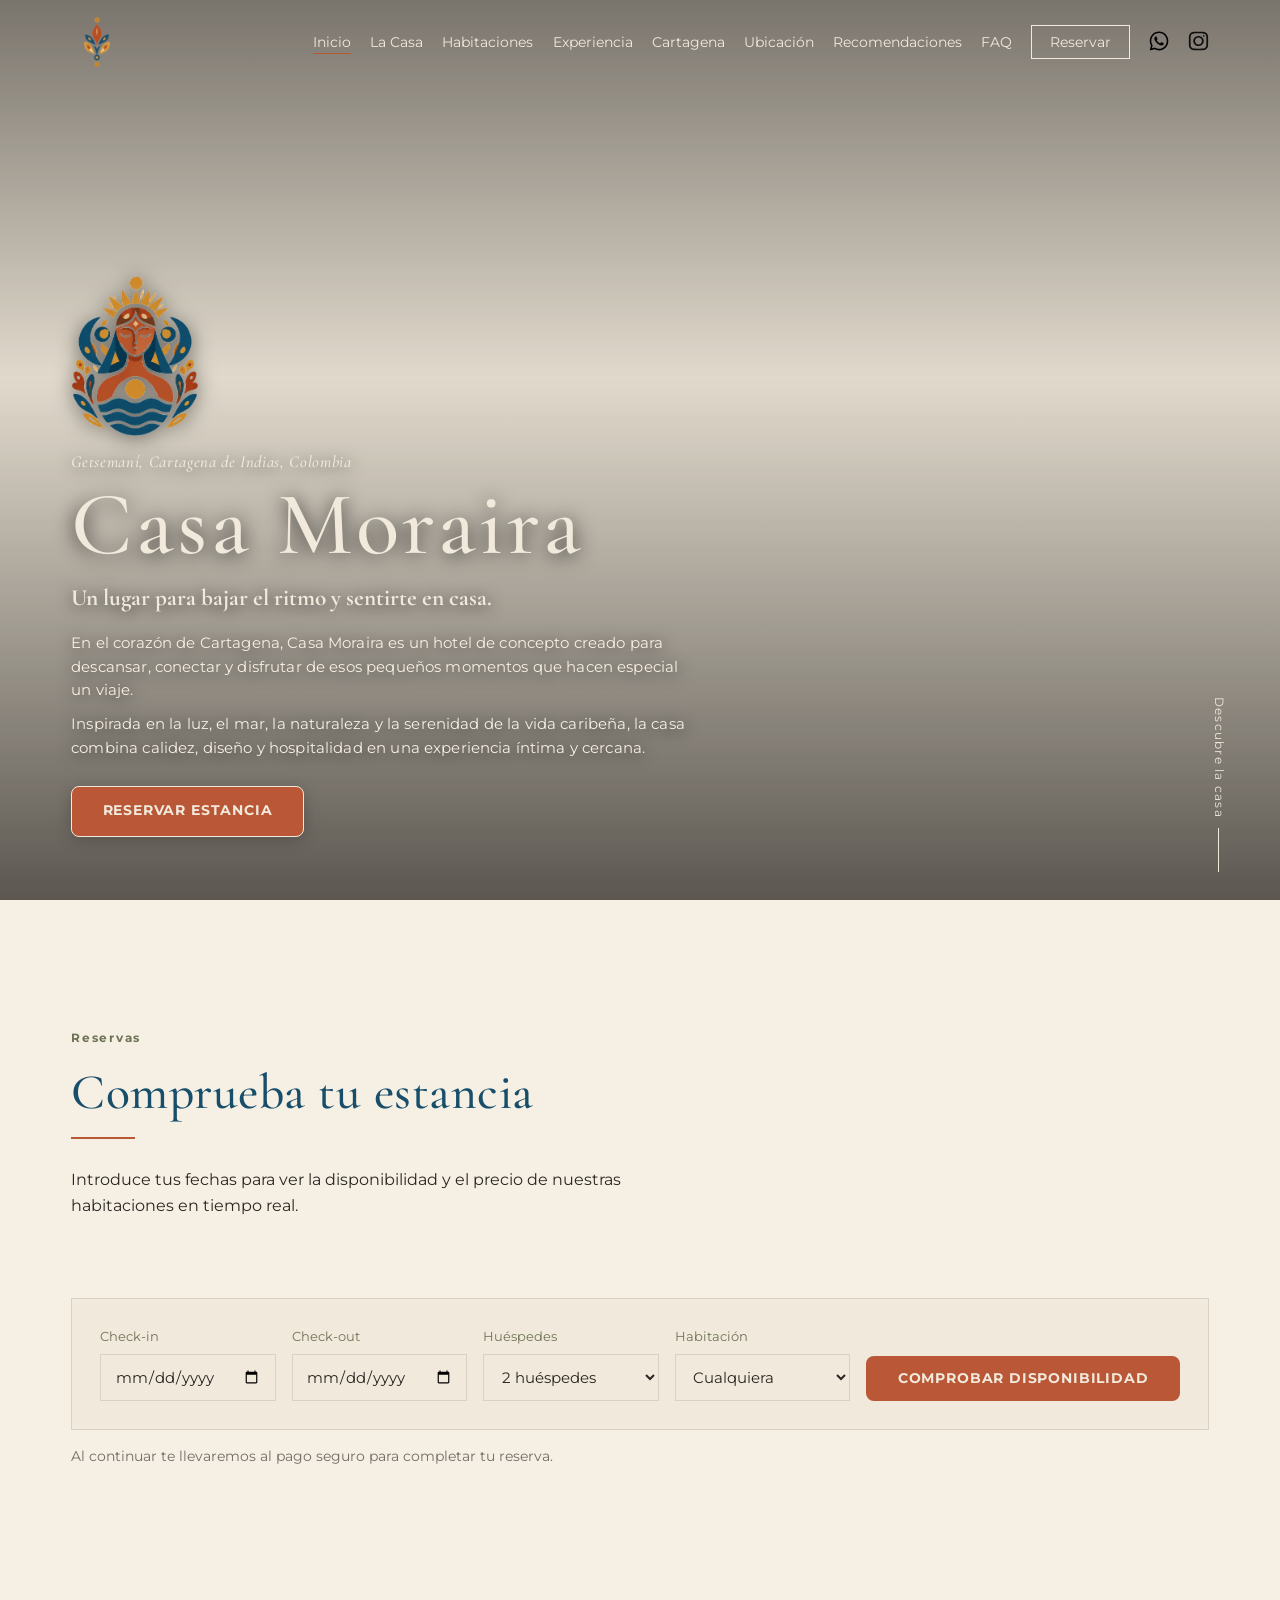
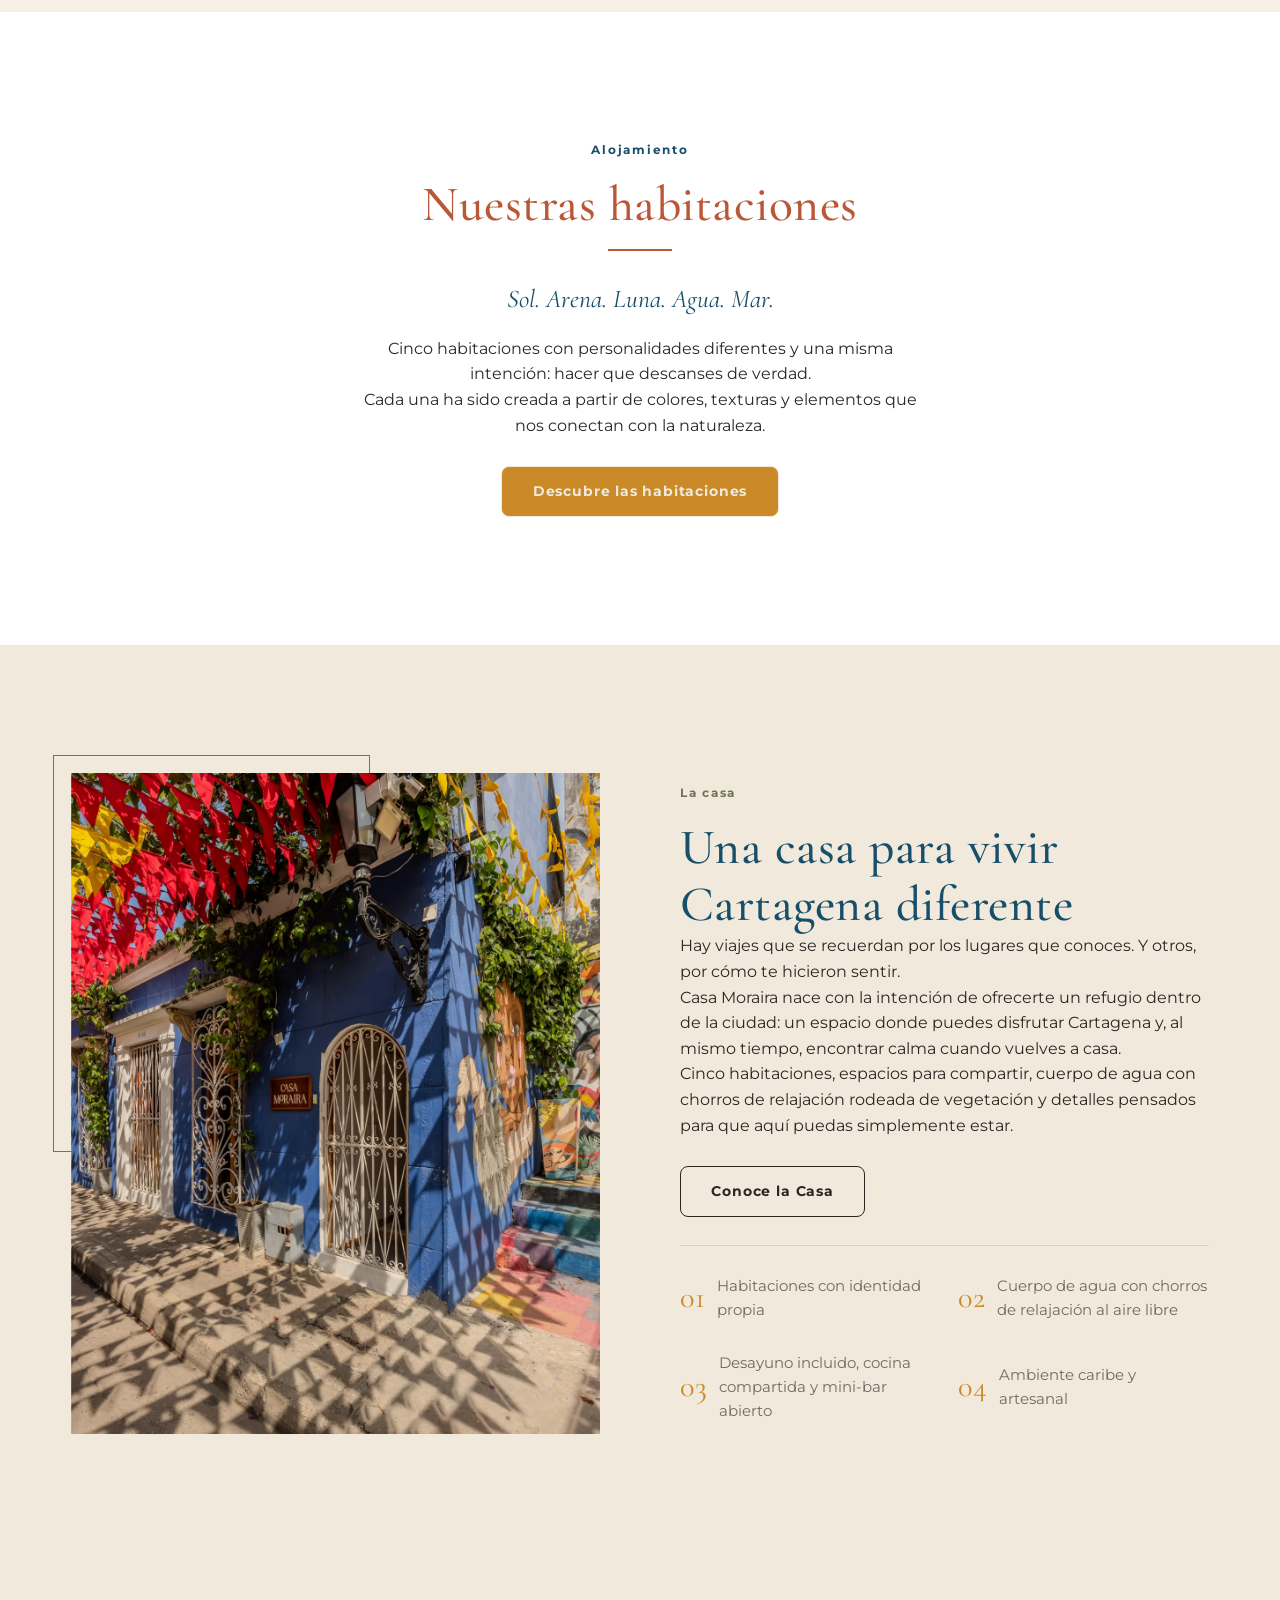
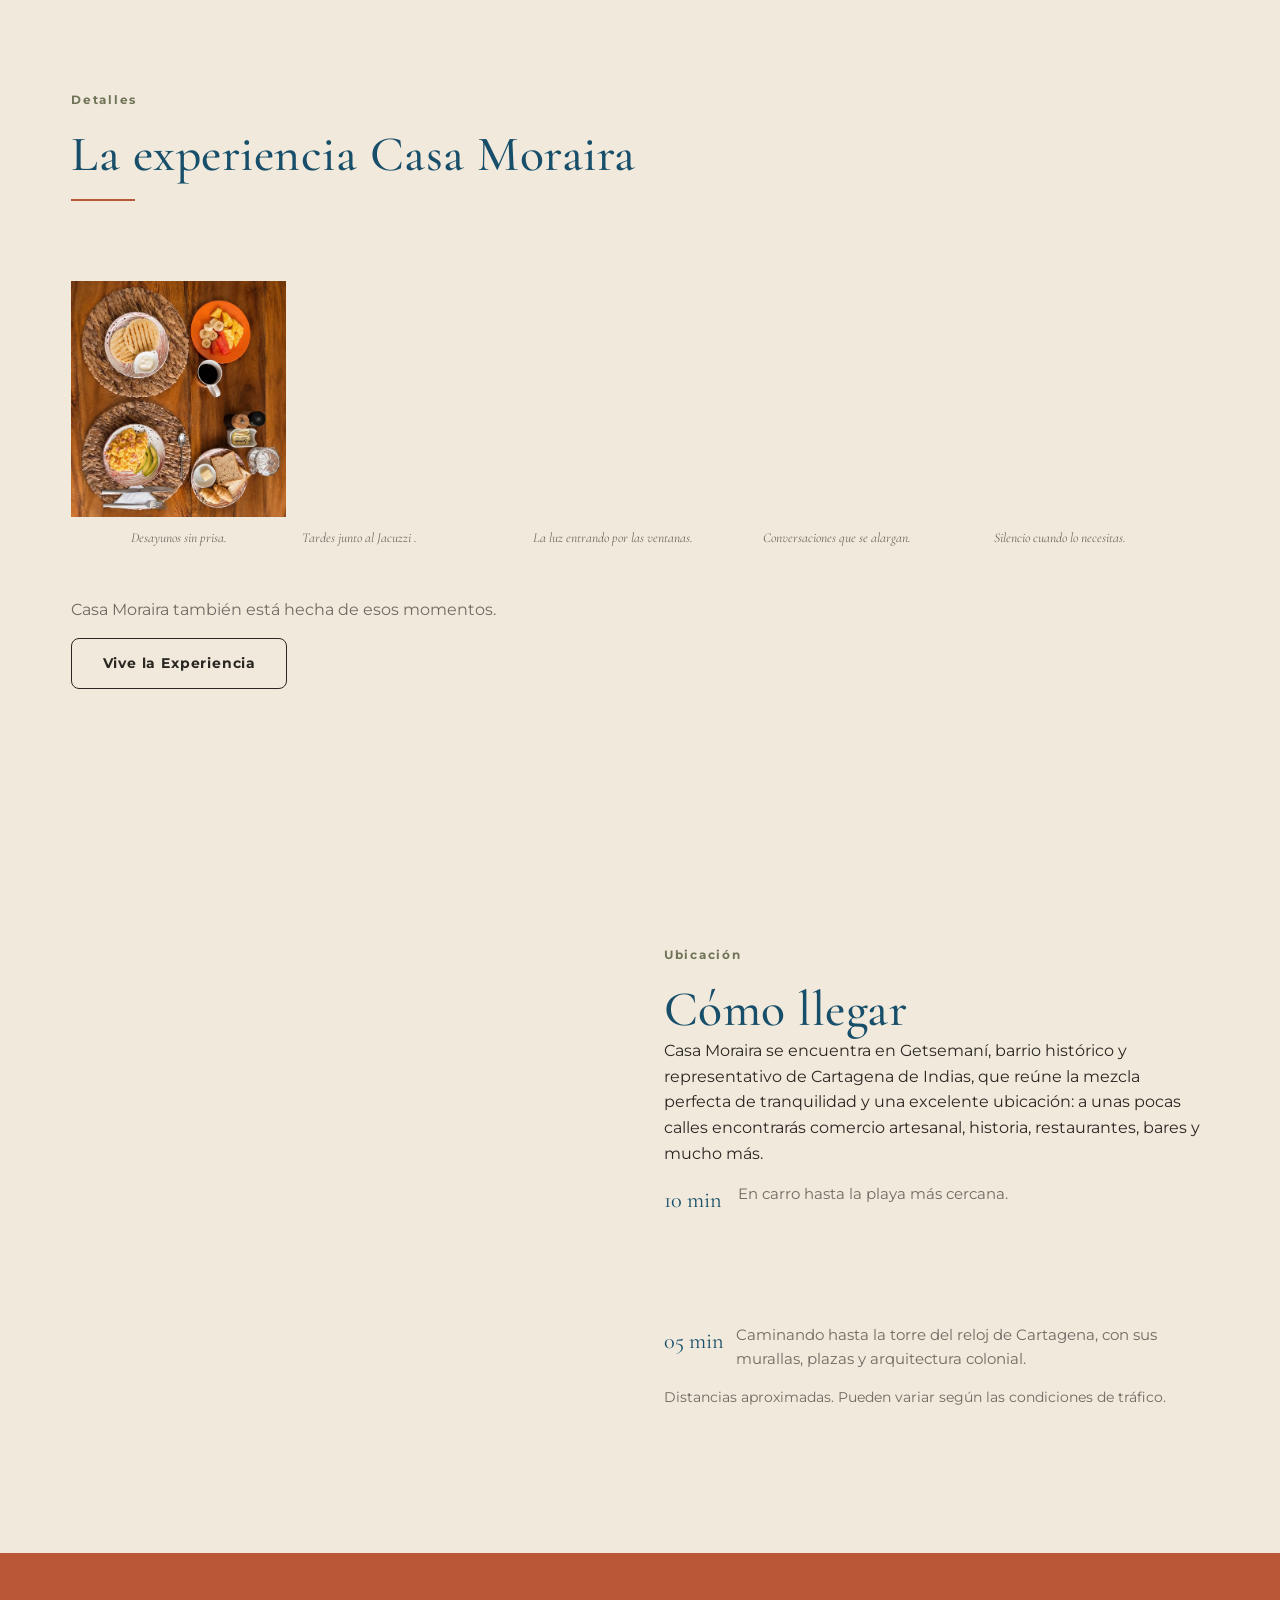
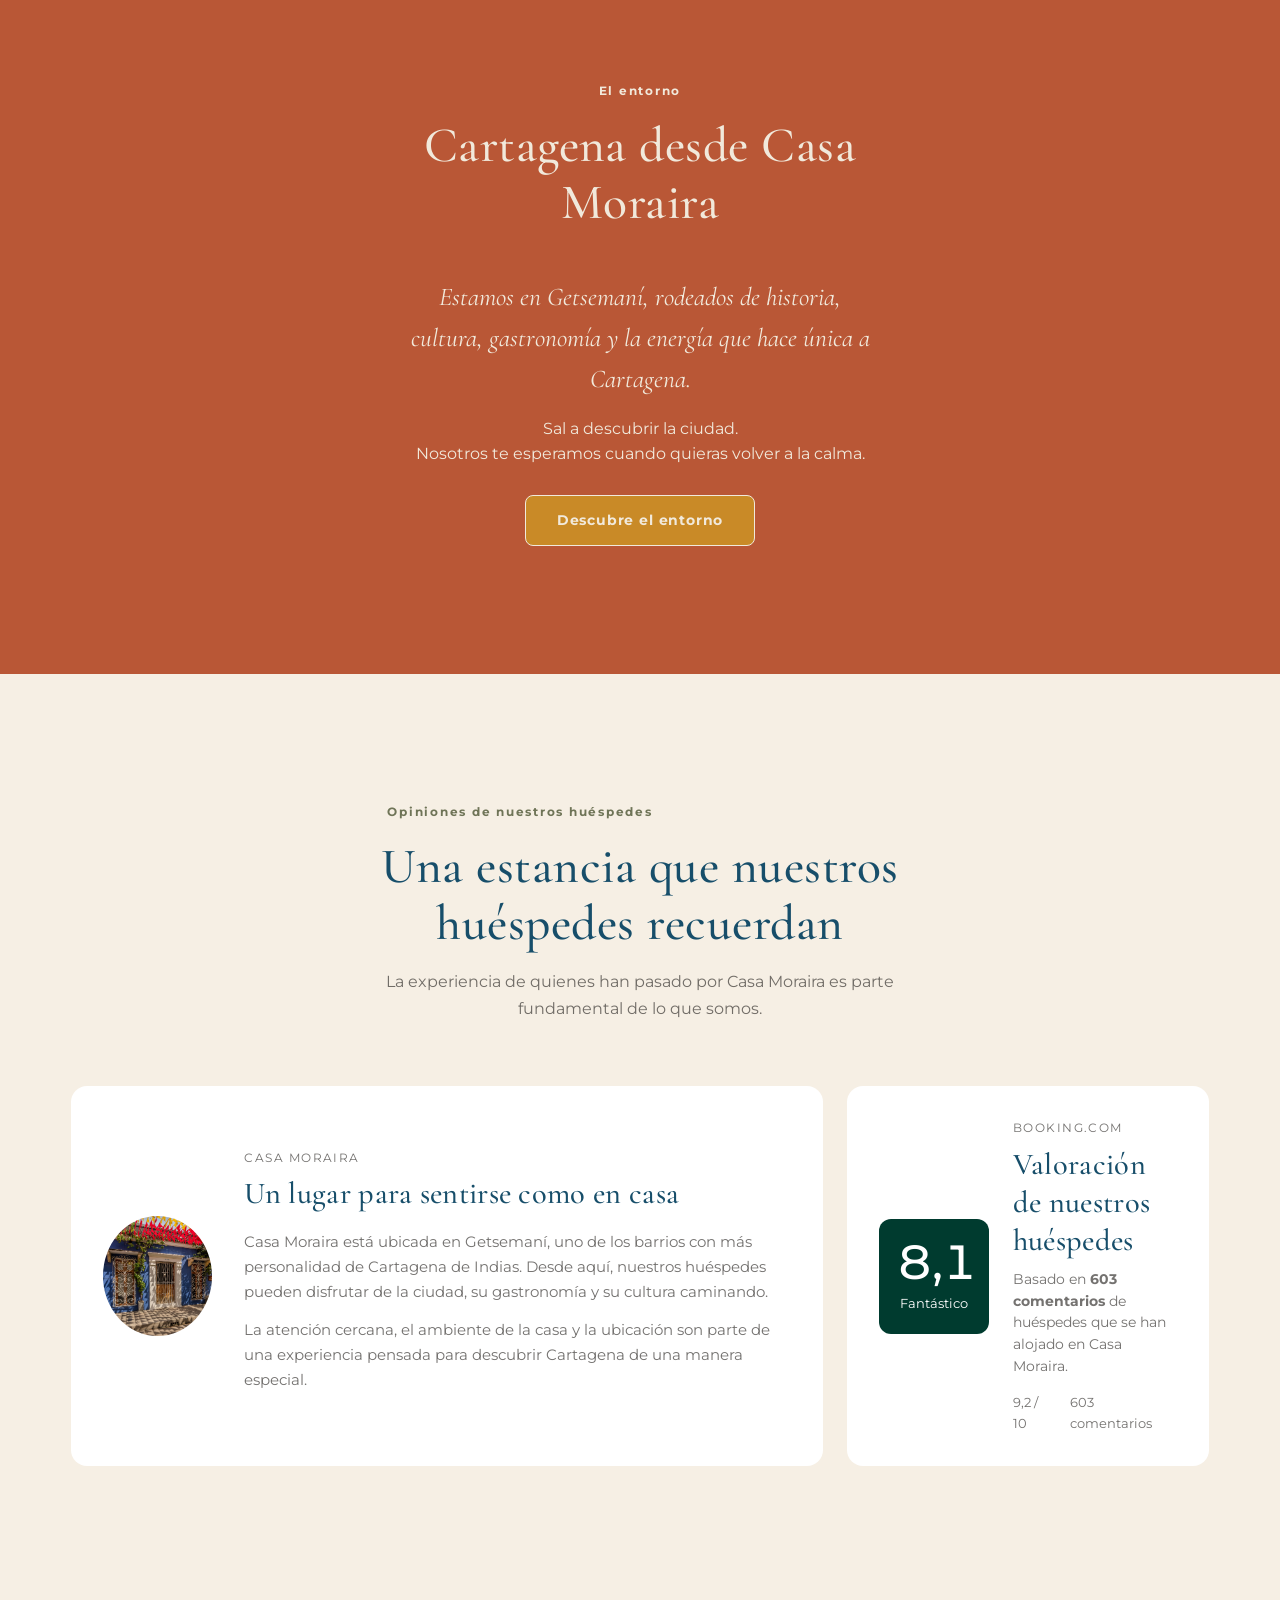
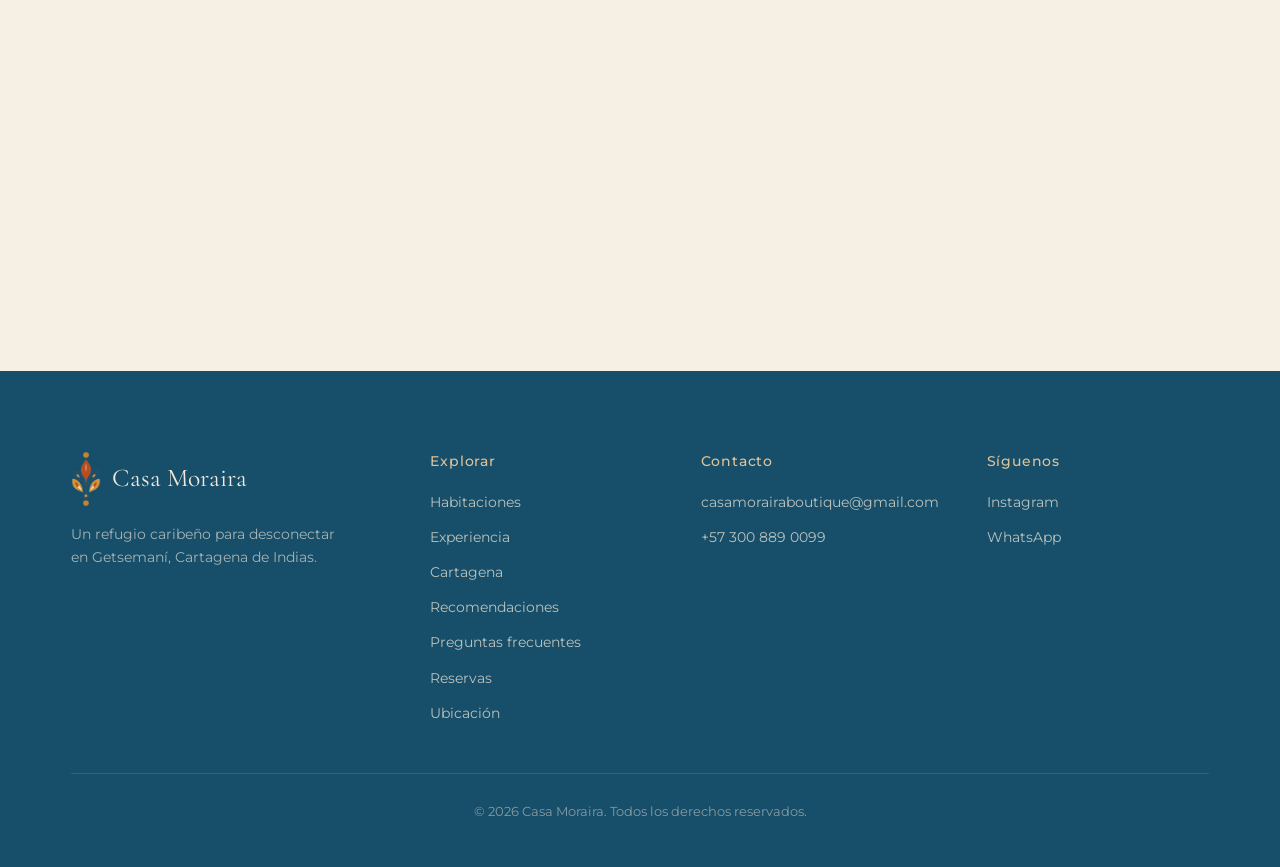
<file: index.html>
<!DOCTYPE html>
<html lang="es-CO">
<head>
  <meta charset="UTF-8">
  <meta name="viewport" content="width=device-width, initial-scale=1.0">
  <title>Casa Moraira | Hotel boutique con cuerpo de agua con chorros de relajación
 en Getsemaní, Cartagena</title>
  <meta name="description" content="Casa Moraira es un hotel boutique de 5 habitaciones en Getsemaní, Cartagena de Indias: cuerpo de agua con chorros de relajación
, cocina compartida y decoración artesanal, a pasos del centro histórico.">
  <meta name="robots" content="index, follow, max-image-preview:large">
  <meta name="theme-color" content="#174E6A">
  <link rel="canonical" href="https://www.casamoraira.co/">
  <link rel="icon" type="image/webp" href="assets/img/favicon.webp">
  <meta property="og:site_name" content="Casa Moraira">
  <meta property="og:type" content="website">
  <meta property="og:locale" content="es_CO">
  <meta property="og:title" content="Casa Moraira | Hotel boutique con cuerpo de agua chorros de relajación
en Getsemaní, Cartagena">
  <meta property="og:description" content="Casa Moraira es un hotel boutique de 5 habitaciones en Getsemaní, Cartagena de Indias: chorros de relajación
, cocina compartida y decoración artesanal, a pasos del centro histórico.">
  <meta property="og:url" content="https://www.casamoraira.co/">
  <meta property="og:image" content="https://www.casamoraira.co/assets/img/hero-villa.webp">
  <meta name="twitter:card" content="summary_large_image">
  <meta name="twitter:title" content="Casa Moraira | Hotel boutique con cuerpo de agua chorros de relajación
en Getsemaní, Cartagena">
  <meta name="twitter:description" content="Casa Moraira es un hotel boutique de 5 habitaciones en Getsemaní, Cartagena de Indias: cuerpo de agua con chorros de relajación
, cocina compartida y decoración artesanal, a pasos del centro histórico.">
  <meta name="twitter:image" content="https://www.casamoraira.co/assets/img/hero-villa.webp">
  <link rel="preconnect" href="https://fonts.googleapis.com">
  <link rel="preconnect" href="https://fonts.gstatic.com" crossorigin>
  <link href="https://fonts.googleapis.com/css2?family=Cormorant+Garamond:ital,wght@0,400;0,500;0,600;1,400&family=Montserrat:wght@300;400;500;700&display=swap" rel="stylesheet">
  <link rel="stylesheet" href="css/main.css">
  <script type="application/ld+json">
{
  "@context": "https://schema.org",
  "@type": "Hotel",
  "name": "Casa Moraira",
  "description": "Hotel boutique de 5 habitaciones en Getsemaní, Cartagena de Indias, con cuerpo de agua con chorros de relajación al aire libre, cocina compartida y decoración artesanal.",
  "url": "https://www.casamoraira.co/",
  "image": "https://www.casamoraira.co/assets/img/hero-villa.webp",
  "telephone": "+57-300-889-0099",
  "priceRange": "$$",
  "address": {
    "@type": "PostalAddress",
    "streetAddress": "Calle del Espíritu Santo 34-36, getsemaní",
    "addressLocality": "Cartagena de Indias",
    "addressRegion": "Bolívar",
    "addressCountry": "CO"
  },
  "geo": {
    "@type": "GeoCoordinates",
    "latitude": 10.421654,
    "longitude": -75.54455
  },
  "amenityFeature": [
    {
      "@type": "LocationFeatureSpecification",
      "name": "Cuerpo de agua con chorros de relajación",
      "value": true
    },
    {
      "@type": "LocationFeatureSpecification",
      "name": "Wifi gratis",
      "value": true
    },
    {
      "@type": "LocationFeatureSpecification",
      "name": "Aire acondicionado",
      "value": true
    },
    {
      "@type": "LocationFeatureSpecification",
      "name": "Cocina compartida",
      "value": true
    },
    {
      "@type": "LocationFeatureSpecification",
      "name": "Desayuno incluido",
      "value": true
    }
  ],
  "numberOfRooms": 5,
  "@id": "https://www.casamoraira.co/#hotel",
  "email": "casamorairaboutique@gmail.com",
  "sameAs": [
    "https://www.instagram.com/casa_moraira/"
  ],
  "checkinTime": "15:00",
  "checkoutTime": "10:00",
  "petsAllowed": false,
  "inLanguage": "es-CO",
  "hasMap": "https://www.google.com/maps/search/?api=1&query=Casa+Moraira+Cartagena"
}
  </script>
  <script type="application/ld+json">
{
  "@context": "https://schema.org",
  "@type": "WebSite",
  "@id": "https://www.casamoraira.co/#website",
  "url": "https://www.casamoraira.co/",
  "name": "Casa Moraira",
  "inLanguage": "es-CO",
  "publisher": {
    "@id": "https://www.casamoraira.co/#hotel"
  }
}
  </script>
  <noscript><style>.reveal{opacity:1;transform:none}</style></noscript>
</head>
<body>
  <a class="skip-link" href="#contenido">Saltar al contenido</a>
  <!-- =================== HEADER =================== -->
  <header class="site-header site-header--light" id="siteHeader">
    <div class="wrap">
      <a class="logo" href="./index.html" aria-label="Casa Moraira — Inicio">
        <img src="assets/img/favicon.webp" alt="Casa Moraira Cartagena">
      </a>
      <button class="menu-toggle" id="menuToggle" aria-label="Abrir menú" aria-expanded="false" aria-controls="mainNav">
        <span></span><span></span><span></span>
      </button>
      <nav class="main-nav" id="mainNav" aria-label="Principal">
        <ul>
          <li><a href="./index.html" aria-current="page">Inicio</a></li>
          <li><a href="./paginas/lacasa.html">La Casa</a></li>
          <li><a href="./habitaciones/habitaciones.html">Habitaciones</a></li>
          <li><a href="./paginas/experiencia.html">Experiencia</a></li>
          <li><a href="./paginas/cartagena.html">Cartagena</a></li>
          <li><a href="./index.html#ubicacion">Ubicación</a></li>
          <li><a href="./paginas/recomendaciones.html">Recomendaciones</a></li>
          <li><a href="./paginas/faq.html">FAQ</a></li>
          <li><a href="#reservar" class="nav-cta">Reservar</a></li>
          <li class="nav-social">
            <ul>
              <li><a href="https://wa.me/573008890099" target="_blank" rel="noopener noreferrer" class="nav-icon nav-icon--whatsapp" aria-label="Escríbenos por WhatsApp"><img src="assets/img/whatsapp.svg" alt="" width="24" height="24"></a></li>
              <li><a href="https://www.instagram.com/casa_moraira/" target="_blank" rel="noopener noreferrer" class="nav-icon nav-icon--instagram" aria-label="Síguenos en Instagram"><img src="assets/img/instagram.svg" alt="" width="24" height="24"></a></li>
            </ul>
          </li>
        </ul>
      </nav>
    </div>
  </header>
<!-- =================== MAIN =================== -->
  <main id="contenido">

      <!-- =================== HERO =================== -->
       <section class="hero" id="inicio">
         <!-- El video de fondo -->
         <video class="hero-video" autoplay muted loop playsinline preload="metadata" aria-hidden="true">
           <source src="./assets/img/hero-villa.mp4" type="video/mp4">
           Tu navegador no soporta videos en segundo plano.
         </video>

         <!-- Capa oscura para mantener el gradiente CSS original sobre el video -->
         <div class="hero-overlay"></div>

         <div class="wrap">
           <div class="hero-content">
             <img decoding="async" class="hero-mark" src="./assets/img/logotipoSintitulo.webp" alt="" loading="lazy" aria-hidden="true">
             <p class="hero-eyebrow">Getsemaní, Cartagena de Indias, Colombia</p>
             <h1>Casa Moraira</h1>
             <p><strong>Un lugar para bajar el ritmo y sentirte en casa.</strong></p>
             <p class="lead">En el corazón de Cartagena, Casa Moraira es un hotel de concepto creado para descansar, conectar y disfrutar de esos pequeños momentos que hacen especial un viaje.
             </p>
             <p class="lead">Inspirada en la luz, el mar, la naturaleza y la serenidad de la vida caribeña, la casa combina calidez, diseño y hospitalidad en una experiencia íntima y cercana.
             </p>
             <div class="actions">
               <a href="#reservar" class="btn btn-ghost-light">RESERVAR ESTANCIA</a>
             </div>
           </div>
         </div>

         <span class="scroll-hint" aria-hidden="true">Descubre la casa</span>
       </section>

      <!-- =================== RESERVAS =================== -->
       <section class="booking" id="reservar">
         <div class="wrap">
           <div class="section-head reveal">
             <p class="kicker">Reservas</p>
             <h2>Comprueba tu estancia</h2>
             <hr class="divider">
             <p>Introduce tus fechas para ver la disponibilidad y el precio de nuestras habitaciones en tiempo real.</p>
           </div>

           <form class="booking-form reveal" id="bookingForm">
             <div class="field">
               <label for="checkin">Check-in</label>
               <input type="date" id="checkin" name="checkin" required>
             </div>
             <div class="field">
               <label for="checkout">Check-out</label>
               <input type="date" id="checkout" name="checkout" required>
             </div>
             <div class="field">
               <label for="guests">Huéspedes</label>
               <select id="guests" name="guests">
                 <option value="1">1 huésped</option>
                 <option value="2" selected>2 huéspedes</option>
               </select>
             </div>
             <div class="field">
               <label for="room">Habitación</label>
               <select id="room" name="room">
                 <option value="cualquiera">Cualquiera</option>
                 <option value="sol">Sol</option>
                 <option value="arena">Arena</option>
                 <option value="luna">Luna</option>
                 <option value="agua">Agua</option>
                 <option value="mar">Mar</option>
               </select>
             </div>
             <button type="submit" class="btn btn-primary">COMPROBAR DISPONIBILIDAD</button>
           </form>

           <div class="booking-results" id="bookingResults" hidden aria-live="polite"></div>
           <p class="note">Al continuar te llevaremos al pago seguro para completar tu reserva.</p>
         </div>
       </section>

      <!-- =================== HABITACIONES =================== -->
        <section class="cta-band cta-band--white" id="habitaciones2">
          <div class="wrap text-center-narrow reveal">
            <p class="kicker">Alojamiento</p>
            <h2>Nuestras habitaciones</h2>
            <hr class="divider divider--center">
            <p class="lead">Sol. Arena. Luna. Agua. Mar.</p>
            <p>Cinco habitaciones con personalidades diferentes y una misma intención: hacer que descanses de verdad.<br>
            Cada una ha sido creada a partir de colores, texturas y elementos que nos conectan con la naturaleza.</p>
            <div class="actions">
              <a href="habitaciones/habitaciones.html" class="btn btn-gold">Descubre las habitaciones</a>
            </div>
          </div>
        </section>

      <!-- =================== PRESENTACIÓN =================== -->
       <section id="la-casa">
         <div class="wrap intro">
           <div class="intro-media reveal">
             <img decoding="async" src="./assets/img/presentacion.webp"
               alt="Espacio de descanso en Casa Moraira, decoración caribeña con luz natural"
               loading="lazy">
           </div>
           <div class="intro-text reveal">
             <p class="kicker">La casa</p>
             <h2>Una casa para vivir Cartagena diferente</h2>
             <p>
               Hay viajes que se recuerdan por los lugares que conoces.
               Y otros, por cómo te hicieron sentir.
                <br> 
               Casa Moraira nace con la intención de ofrecerte un refugio dentro de la ciudad: un espacio donde puedes disfrutar Cartagena y, al mismo tiempo, encontrar calma cuando vuelves a casa.
                <br>
               Cinco habitaciones, espacios para compartir, cuerpo de agua con chorros de relajación rodeada de vegetación y detalles pensados para que aquí puedas simplemente estar.</p>
               <div class="actions">
               <a href="paginas/lacasa.html" class="btn btn-outline">Conoce la Casa</a>
             </div>

             <div class="intro-features">
               <div class="intro-feature">
                 <p class="num">01</p>
                 <p>Habitaciones con identidad propia</p>
               </div>
               <div class="intro-feature">
                 <p class="num">02</p>
                 <p>Cuerpo de agua con chorros de relajación al aire libre</p>
               </div>
               <div class="intro-feature">
                 <p class="num">03</p>
                 <p>Desayuno incluido, cocina compartida y mini-bar abierto</p>
               </div>
               <div class="intro-feature">
                 <p class="num">04</p>
                 <p>Ambiente caribe y artesanal</p>
               </div>
             </div>
           </div>
         </div>
       </section>

      <!-- =================== EXPERIENCIA =================== -->
       <section id="experiencia">
         <div class="wrap">
           <div class="section-head reveal">
             <p class="kicker">Detalles</p>
             <h2>La experiencia Casa Moraira</h2>
             <hr class="divider">
           </div>
           <div class="experience-strip reveal">
             <figure>
               <img decoding="async" src="./assets/img/desayuno1.webp"
                 alt="Desayuno sin prisa en Casa Moraira" loading="lazy">
               <figcaption>Desayunos sin prisa.</figcaption>
             </figure>
             <figure>
               <img decoding="async" src="./assets/img/pool.webp" alt="cuerpo de agua con chorros de relajación
 al aire libre de Casa Moraira"
                 loading="lazy">
               <figcaption>Tardes junto al Jacuzzi
.</figcaption>
             </figure>
             <figure>
               <img decoding="async" src="./assets/img/sala-sol-2.webp" alt="Sala de estar con luz natural en Casa Moraira"
                 loading="lazy">
               <figcaption>La luz entrando por las ventanas.</figcaption>
             </figure>
             <figure>
               <img decoding="async" src="./assets/img/compartir-5.webp" alt="Comedor compartido de Casa Moraira"
                 loading="lazy">
               <figcaption>Conversaciones que se alargan.</figcaption>
             </figure>
             <figure>
               <img decoding="async" src="./assets/img/letrero.webp" alt="Letrero de Casa Moraira en Getsemaní"
                 loading="lazy">
               <figcaption>Silencio cuando lo necesitas.</figcaption>
             </figure>

           </div>

           <div class="experience-copy reveal">
             <p>Casa Moraira también está hecha de esos momentos.</p>
           </div>
           <a href="paginas/experiencia.html" class="btn btn-outline">Vive la Experiencia</a>
         </div>

       </section> 
      
      <!-- =================== UBICACIÓN =================== -->
       <section id="ubicacion">
         <div class="wrap location">

           <!-- MAPA -->
           <iframe title="Mapa de ubicación de Casa Moraira en Getsemaní, Cartagena"
             src="https://www.google.com/maps/embed?pb=!1m18!1m12!1m3!1d3548.783882517272!2d-75.54455009139737!3d10.421654240799109!2m3!1f0!2f0!3f0!3m2!1i1024!2i768!4f13.1!3m3!1m2!1s0x8ef62f500424e46b%3A0xa66fd814594ac69c!2sCasa%20Moraira!5e0!3m2!1ses-419!2sco!4v1790123869666!5m2!1ses-419!2sco"
             width="600" height="450" allowfullscreen="" loading="lazy"
             referrerpolicy="strict-origin-when-cross-origin"></iframe>

           <!-- INFORMACIÓN -->
           <div class="location-content reveal">

             <p class="kicker">Ubicación</p>

             <h2>Cómo llegar</h2>

             <p>
               Casa Moraira se encuentra en Getsemaní, barrio histórico y representativo de Cartagena de Indias, que reúne la mezcla perfecta de tranquilidad y una excelente ubicación: a unas pocas calles encontrarás comercio artesanal, historia, restaurantes, bares y mucho más.
             </p>

             <div class="location-list">

               <div class="location-item">
                 <span class="dist">10&nbsp;min </span>
                 <p>
                   En carro hasta la playa más cercana.
                 </p>
               </div>

               <div class="location-item">
                 <span class="dist">15&nbsp;min </span>
                 <p>
                   En carro hasta el aeropuerto internacional Rafael Núñez de Cartagena.
                 </p>
               </div>

               <div class="location-item">
                 <span class="dist">05&nbsp;min </span>
                 <p>
                   Caminando hasta la torre del reloj de Cartagena, con sus murallas, plazas y arquitectura colonial.
                 </p>
               </div>

             </div>


             <p class="note">
               Distancias aproximadas. Pueden variar según
               las condiciones de tráfico.
             </p>

           </div>

         </div>
       </section>
      <!-- =================== CARTAGENA =================== -->
        <section class="cta-band cta-band--terracotta" id="cartagena2">
          <div class="wrap text-center-narrow reveal">
            <p class="kicker">El entorno</p>
            <h2>Cartagena desde Casa Moraira</h2>
            <hr class="divider divider--center">
            <p class="lead">Estamos en Getsemaní, rodeados de historia, cultura, gastronomía y la energía que hace única a Cartagena.</p>
            <p>Sal a descubrir la ciudad.<br>Nosotros te esperamos cuando quieras volver a la calma.</p>
            <div class="actions">
              <a href="paginas/cartagena.html" class="btn btn-ghost-light2">Descubre el entorno</a>
            </div>
          </div>
        </section>

      <!-- =================== PERFIL BOOKING =================== -->

       <section class="reviews">
          <div class="wrap">

          <div class="reviews__header reveal">
            <p class="kicker">Opiniones de nuestros huéspedes</p>

            <h2>Una estancia que nuestros huéspedes recuerdan</h2>

            <p class="reviews__intro">
              La experiencia de quienes han pasado por Casa Moraira es parte
              fundamental de lo que somos.
            </p>
          </div>


          <div class="reviews__summary reveal">

            <!-- PERFIL DEL ALOJAMIENTO -->
            <div class="reviews__profile reveal">

                <div class="reviews__profile-image">
                  <img src="./assets/img/presentacion5.webp"
                    alt="Casa Moraira Boutique"
                  >
                </div>

                <div class="reviews__profile-content reveal">

                <span class="reviews__label">
                  Casa Moraira
                </span>

                <h3>
                  Un lugar para sentirse como en casa
                </h3>

                <p>
                  Casa Moraira está ubicada en Getsemaní, uno de los barrios
                  con más personalidad de Cartagena de Indias. Desde aquí,
                  nuestros huéspedes pueden disfrutar de la ciudad, su
                  gastronomía y su cultura caminando.
                </p>

                <p>
                  La atención cercana, el ambiente de la casa y la ubicación
                  son parte de una experiencia pensada para descubrir Cartagena
                  de una manera especial.
                </p>

              </div>

            </div>


            <!-- CALIFICACIÓN BOOKING -->
            <div class="reviews__score reveal">

              <div class="reviews__score-number">
                <strong>9,2</strong>
                <span>Fantástico</span>
              </div>

              <div class="reviews__score-info">

                <span class="reviews__platform">
                  Booking.com
                </span>

                <h3>
                  Valoración de nuestros huéspedes
                </h3>

                <p>
                  Basado en <strong>603 comentarios</strong>
                  de huéspedes que se han alojado en Casa Moraira.
                </p>

                <div class="reviews__score-meta">
                  <span>9,2 / 10</span>
                  <span>603 comentarios</span>
                </div>

              </div>

            </div>

          </div>
              <!-- COMENTARIOS DESTACADOS -->
              <div class="reviews__list reveal">

                <article class="reviews__item">

                  <div class="reviews__item-header">
                    <div>
                      <strong>Caballe</strong>
                      <span>Argentina</span>
                    </div>

                    <div class="reviews__item-rating">
                      9,2
                    </div>
                  </div>

                  <p>
                    “Estuvimos solos dos noches. La posada hermosa.
                    El personal muy amable, la ubicación excelente.”
                  </p>

                </article>


                <article class="reviews__item">

                  <div class="reviews__item-header">
                    <div>
                      <strong>Guillermina</strong>
                      <span>Uruguay</span>
                    </div>

                    <div class="reviews__item-rating">
                      9,2
                    </div>
                  </div>

                  <p>
                    “Todo, ubicación perfecta, el desayuno delicioso y preparado
                    en el momento. Lugar perfecto para descansar y a su vez cerca
                    de todo. Super recomendable.”
                  </p>

                </article>


                <article class="reviews__item">

                  <div class="reviews__item-header">
                    <div>
                      <strong>Francesca</strong>
                      <span>Italia</span>
                    </div>

                    <div class="reviews__item-rating">
                      9,2
                    </div>
                  </div>

                  <p>
                    “Struttura bellissima! In zona centrale tutto a portata di mano!
                    Colazione fantastica e personale gentilissimo!”
                  </p>

                </article>

              </div>
              <!-- CTA -->
              <div class="reviews__action reveal">

                <a href="https://www.booking.com/hotel/co/casa-moraira-boutique.es.html"
                  target="_blank"
                  rel="noopener noreferrer"
                  class="reviews__button"
                >
                  Ver todas las opiniones en Booking.com
                </a>
                  <p class="reviews__updated">
              Última actualización: octubre de 2026
            </p>
              </div>
          </div>
        </section>
  </main>

   <!-- =================== FOOTER =================== -->

  <footer class="site-footer">
    <div class="wrap">
      <div class="footer-grid">
        <div class="footer-brand">
          <div class="footer-logo-row">
            <img src="assets/img/logo-mini.webp" alt="" loading="lazy" aria-hidden="true">
            <p class="footer-logo">Casa Moraira</p>
          </div>
          <p class="footer-tag">Un refugio caribeño para desconectar en Getsemaní, Cartagena de Indias.</p>
        </div>
        <nav class="footer-col" aria-label="Explorar">
          <h4>Explorar</h4>
          <ul>
            <li><a href="habitaciones/habitaciones.html">Habitaciones</a></li>
            <li><a href="paginas/experiencia.html">Experiencia</a></li>
            <li><a href="paginas/cartagena.html">Cartagena</a></li>
            <li><a href="paginas/recomendaciones.html">Recomendaciones</a></li>
            <li><a href="paginas/faq.html">Preguntas frecuentes</a></li>
            <li><a href="index.html#reservar">Reservas</a></li>
            <li><a href="index.html#ubicacion">Ubicación</a></li>
          </ul>
        </nav>
        <div class="footer-col">
          <h4>Contacto</h4>
          <ul>
            <li><a href="mailto:casamorairaboutique@gmail.com">casamorairaboutique@gmail.com</a></li>
            <li><a href="https://wa.me/573008890099" target="_blank" rel="noopener noreferrer">+57 300 889 0099</a></li>
          </ul>
        </div>
        <div class="footer-col">
          <h4>Síguenos</h4>
          <ul>
            <li><a href="https://www.instagram.com/casa_moraira/" target="_blank" rel="noopener noreferrer">Instagram</a></li>
            <li><a href="https://wa.me/573008890099" target="_blank" rel="noopener noreferrer">WhatsApp</a></li>
          </ul>
        </div>
      </div>
      <div class="footer-bottom">
        <p>© 2026 Casa Moraira. Todos los derechos reservados.</p>
      </div>
    </div>
  </footer>

  <script src="js/main.js" defer></script>
  <script src="js/reservas.js" defer></script>
</body>
</html>
</file>
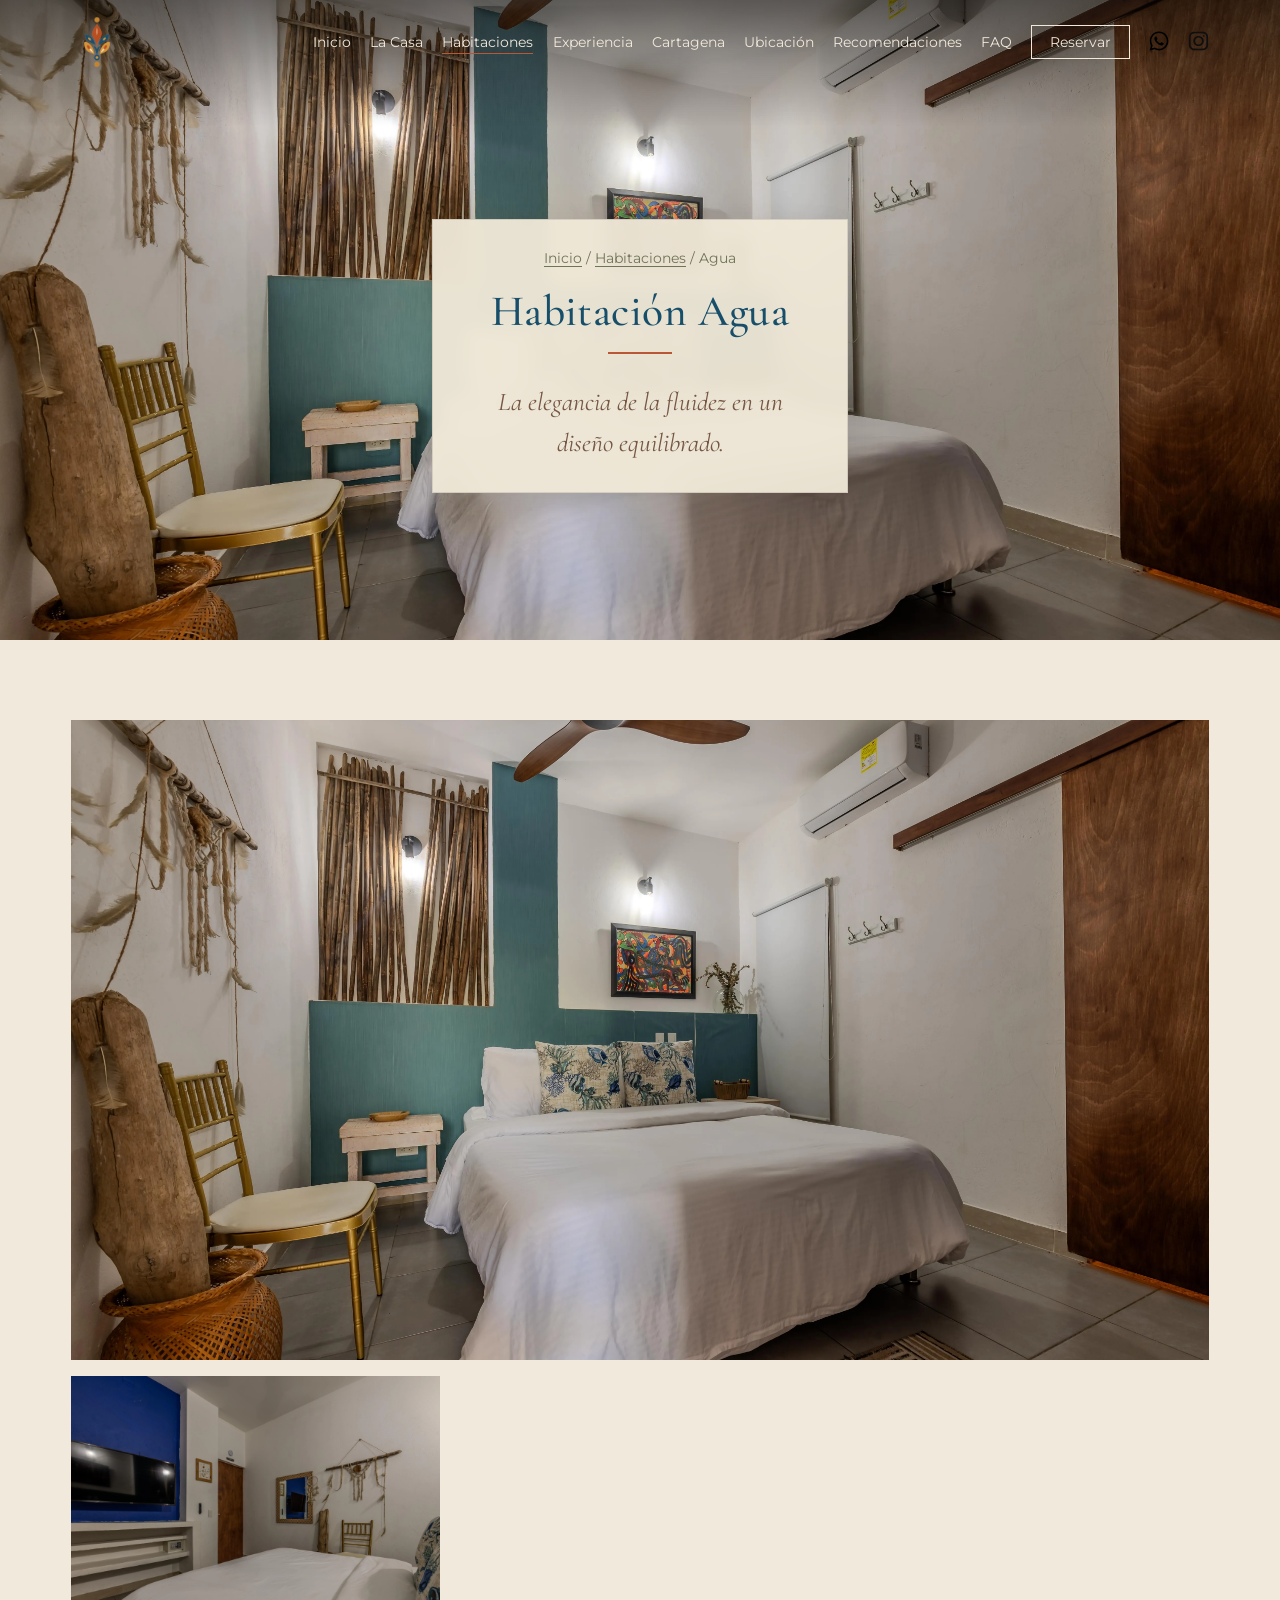
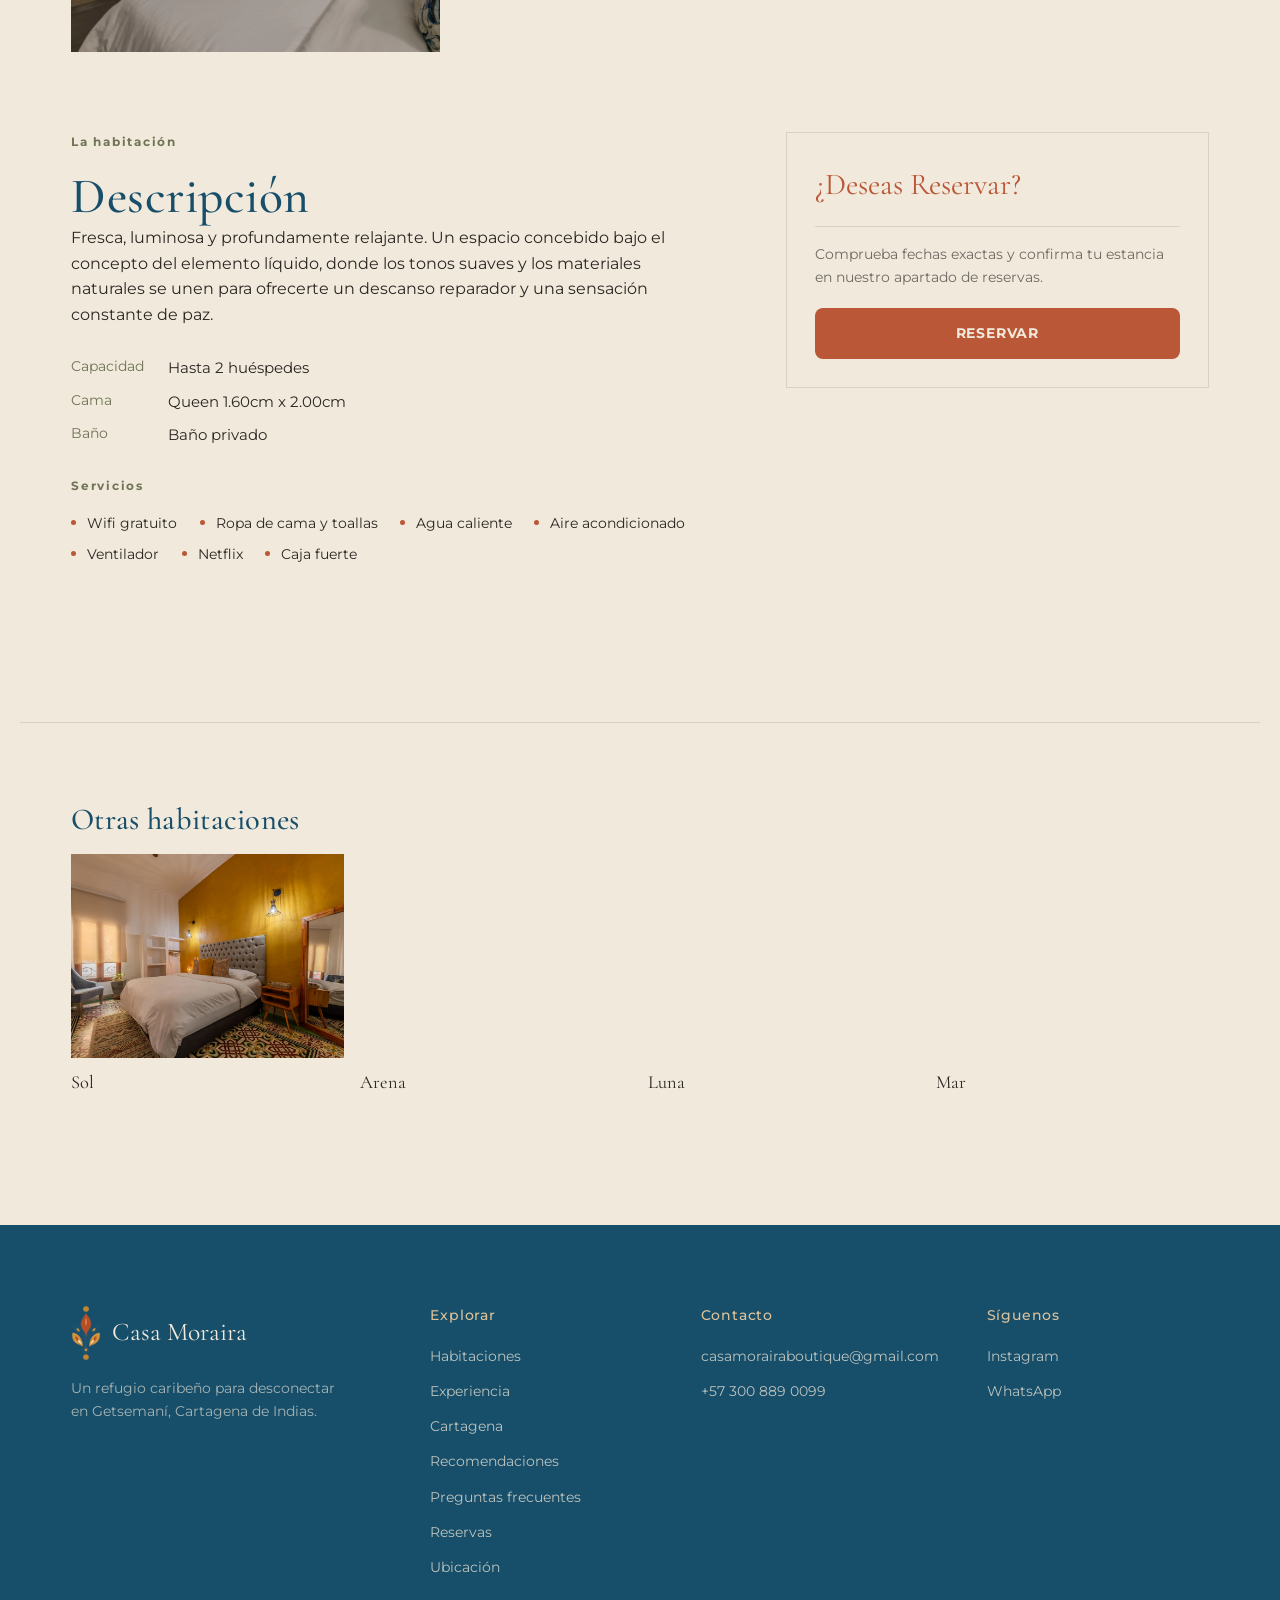
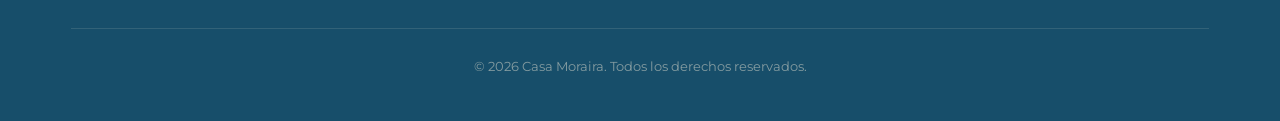
<file: habitaciones/agua.html>
<!DOCTYPE html>
<html lang="es-CO">
<head>
  <meta charset="UTF-8">
  <meta name="viewport" content="width=device-width, initial-scale=1.0">
  <title>Habitación Agua | Casa Moraira — Hotel boutique en Cartagena</title>
  <meta name="description" content="Habitación Agua en Casa Moraira, Getsemaní: junto a la alberca, baño privado y paleta de azules suaves. Hotel boutique en Cartagena de Indias.">
  <meta name="robots" content="index, follow, max-image-preview:large">
  <meta name="theme-color" content="#174E6A">
  <link rel="canonical" href="https://www.casamoraira.co/habitaciones/agua.html">
  <link rel="icon" type="image/webp" href="../assets/img/favicon.webp">
  <meta property="og:site_name" content="Casa Moraira">
  <meta property="og:type" content="website">
  <meta property="og:locale" content="es_CO">
  <meta property="og:title" content="Habitación Agua | Casa Moraira — Hotel boutique en Cartagena">
  <meta property="og:description" content="Habitación Agua en Casa Moraira, Getsemaní: junto a la alberca, baño privado y paleta de azules suaves. Hotel boutique en Cartagena de Indias.">
  <meta property="og:url" content="https://www.casamoraira.co/habitaciones/agua.html">
  <meta property="og:image" content="https://www.casamoraira.co/assets/img/room-agua.webp">
  <meta name="twitter:card" content="summary_large_image">
  <meta name="twitter:title" content="Habitación Agua | Casa Moraira — Hotel boutique en Cartagena">
  <meta name="twitter:description" content="Habitación Agua en Casa Moraira, Getsemaní: junto a la alberca, baño privado y paleta de azules suaves. Hotel boutique en Cartagena de Indias.">
  <meta name="twitter:image" content="https://www.casamoraira.co/assets/img/room-agua.webp">
  <link rel="preconnect" href="https://fonts.googleapis.com">
  <link rel="preconnect" href="https://fonts.gstatic.com" crossorigin>
  <link href="https://fonts.googleapis.com/css2?family=Cormorant+Garamond:ital,wght@0,400;0,500;0,600;1,400&family=Montserrat:wght@300;400;500;700&display=swap" rel="stylesheet">
  <link rel="stylesheet" href="../css/main.css">
  <script type="application/ld+json">
{
  "@context": "https://schema.org",
  "@type": "BreadcrumbList",
  "itemListElement": [
    {
      "@type": "ListItem",
      "position": 1,
      "name": "Inicio",
      "item": "https://www.casamoraira.co/"
    },
    {
      "@type": "ListItem",
      "position": 2,
      "name": "Habitaciones",
      "item": "https://www.casamoraira.co/habitaciones/habitaciones.html"
    },
    {
      "@type": "ListItem",
      "position": 3,
      "name": "Habitación Agua",
      "item": "https://www.casamoraira.co/habitaciones/agua.html"
    }
  ]
}
  </script>
  <script type="application/ld+json">
{
  "@context": "https://schema.org",
  "@type": "HotelRoom",
  "name": "Habitación Agua",
  "description": "Fresca, luminosa y profundamente relajante. Un espacio concebido bajo el concepto del elemento líquido, donde los tonos suaves y los materiales naturales se unen para ofrecerte un descanso reparador y una sensación constante de paz.",
  "url": "https://www.casamoraira.co/habitaciones/agua.html",
  "image": [
    "https://www.casamoraira.co/assets/img/room-agua.webp"
  ],
  "bed": {
    "@type": "BedDetails",
    "typeOfBed": "Cama doble + individual"
  },
  "occupancy": {
    "@type": "QuantitativeValue",
    "maxValue": 3
  },
  "amenityFeature": [

    {
      "@type": "LocationFeatureSpecification",
      "name": "Wifi gratuito",
      "value": true
    },
    {
      "@type": "LocationFeatureSpecification",
      "name": "Ropa de cama y toallas",
      "value": true
    },
    {
      "@type": "LocationFeatureSpecification",
      "name": "Productos de aseo artesanales",
      "value": true
    },
    {
      "@type": "LocationFeatureSpecification",
      "name": "Agua caliente",
      "value": true
    },
    {
      "@type": "LocationFeatureSpecification",
      "name": "Aire acondicionado",
      "value": true
    },
    {
      "@type": "LocationFeatureSpecification",
      "name": "Ventilador",
      "value": true
    },
    {
      "@type": "LocationFeatureSpecification",
      "name": "Netflix",
      "value": true
    },
    {
      "@type": "LocationFeatureSpecification",
      "name": "Caja fuerte",
      "value": true
    }
  ],
  "containedInPlace": {
    "@type": "Hotel",
    "name": "Casa Moraira",
    "url": "https://www.casamoraira.co/"
  }
}
  </script>
  <noscript><style>.reveal{opacity:1;transform:none}</style></noscript>
</head>
<body>
  <a class="skip-link" href="#contenido">Saltar al contenido</a>
  <header class="site-header" id="siteHeader">
    <div class="wrap">
      <a class="logo" href="../index.html" aria-label="Casa Moraira — Inicio">
        <img src="../assets/img/favicon.webp" alt="Casa Moraira Cartagena">
      </a>
      <button class="menu-toggle" id="menuToggle" aria-label="Abrir menú" aria-expanded="false" aria-controls="mainNav">
        <span></span><span></span><span></span>
      </button>
      <nav class="main-nav" id="mainNav" aria-label="Principal">
        <ul>
          <li><a href="../index.html">Inicio</a></li>
          <li><a href="../paginas/lacasa.html">La Casa</a></li>          
          <li><a href="./habitaciones.html" aria-current="page">Habitaciones</a></li>
          <li><a href="../paginas/experiencia.html">Experiencia</a></li>
          <li><a href="../paginas/cartagena.html">Cartagena</a></li>
          <li><a href="../index.html#ubicacion">Ubicación</a></li>
          <li><a href="../paginas/recomendaciones.html">Recomendaciones</a></li>
          <li><a href="../paginas/faq.html">FAQ</a></li>
          <li><a href="../index.html#reservar" class="nav-cta">Reservar</a></li>
          <li class="nav-social">
            <ul>
              <li><a href="https://wa.me/573008890099" target="_blank" rel="noopener noreferrer" class="nav-icon nav-icon--whatsapp" aria-label="Escríbenos por WhatsApp"><img src="../assets/img/whatsapp.svg" alt="" width="24" height="24"></a></li>
              <li><a href="https://www.instagram.com/casa_moraira/" target="_blank" rel="noopener noreferrer" class="nav-icon nav-icon--instagram" aria-label="Síguenos en Instagram"><img src="../assets/img/instagram.svg" alt="" width="24" height="24"></a></li>
            </ul>
          </li>
        </ul>
      </nav>
    </div>
  </header>

  <main id="contenido">
    <!-- =================== Página de la habitación =================== -->
    <section class="page-banner">
      <div class="page-banner__media">
        <img src="../assets/img/room-agua.webp" alt="Vista general de la habitación Agua en Casa Moraira, Getsemaní, Cartagena" fetchpriority="high" decoding="async">
      </div>
      <div class="wrap">
        <div class="page-banner__card reveal">
          <nav class="breadcrumb" aria-label="Migas de pan"><a href="../index.html">Inicio</a> / <a href="habitaciones.html">Habitaciones</a> / Agua</nav>
          <h1>Habitación Agua</h1>
          <hr class="divider">
          <p class="lead">La elegancia de la fluidez en un diseño equilibrado.</p>
        </div>
      </div>
    </section>
    <!-- =================== Galería de imágenes =================== -->
    <section class="room-gallery-section">
      <div class="wrap">
        <div class="room-gallery">
          <a href="../assets/img/room-agua.webp"><img src="../assets/img/room-agua.webp" alt="Detalle de la habitación Agua en Casa Moraira, Getsemaní, Cartagena" loading="lazy" decoding="async"></a>
          <a href="../assets/img/room-agua-2.webp"><img src="../assets/img/room-agua-2.webp" alt="Detalle de la habitación Agua en Casa Moraira, Getsemaní, Cartagena" loading="lazy" decoding="async"></a>
          <a href="../assets/img/room-agua-3.webp"><img src="../assets/img/room-agua-3.webp" alt="Baño privado de la habitación Agua en Casa Moraira" loading="lazy" decoding="async"></a>
          <a href="../assets/img/room-agua-4.webp"><img src="../assets/img/room-agua-4.webp" alt="Rincón de descanso de la habitación Agua en Casa Moraira, Getsemaní, Cartagena" loading="lazy" decoding="async"></a>
        </div>
      </div>
    </section>
    <!-- =================== Detalles de la habitación =================== -->
    <section class="room-detail">
      <div class="wrap room-detail-grid">
        <div class="room-detail-info reveal">
          <p class="kicker">La habitación</p>
          <h2>Descripción</h2>
        <p>Fresca, luminosa y profundamente relajante. Un espacio concebido bajo el concepto del elemento líquido, donde los tonos suaves y los materiales naturales se unen para ofrecerte un descanso reparador y una sensación constante de paz.</p>

          <dl>
            <dt>Capacidad</dt>
            <dd>Hasta 2 huéspedes</dd>
            <dt>Cama</dt>
            <dd>Queen 1.60cm x 2.00cm</dd>
            <dt>Baño</dt>
            <dd>Baño privado</dd>
          </dl>

          <p class="kicker">Servicios</p>
          <ul class="room-services">
          <li>Wifi gratuito</li>
          <li>Ropa de cama y toallas</li>
          <li>Agua caliente</li>
          <li>Aire acondicionado</li>
          <li>Ventilador</li>
          <li>Netflix</li>
          <li>Caja fuerte</li>
          </ul>
        </div>

        <aside class="booking-widget reveal" aria-label="Reserva">
          <div class="price-line">
            <span class="price">¿Deseas Reservar?</span>
          </div>
          <p class="booking-hint">Comprueba fechas exactas y confirma tu estancia en nuestro apartado de reservas.</p>
          <a href="../index.html#reservar" class="btn btn-primary btn-block">RESERVAR</a>
        </aside>
      </div>

      <div class="wrap other-rooms">
        <h2 class="title-sm">Otras habitaciones</h2>
        <div class="other-rooms-grid">
        <a class="other-room-card" href="sol.html">
          <img src="../assets/img/room-sol.webp" alt="Habitación Sol" loading="lazy" decoding="async">
          <span>Sol</span>
        </a>
        <a class="other-room-card" href="arena.html">
          <img src="../assets/img/room-arena.webp" alt="Habitación Arena" loading="lazy" decoding="async">
          <span>Arena</span>
        </a>
        <a class="other-room-card" href="luna.html">
          <img src="../assets/img/room-luna.webp" alt="Habitación Luna" loading="lazy" decoding="async">
          <span>Luna</span>
        </a>
        <a class="other-room-card" href="mar.html">
          <img src="../assets/img/room-mar.webp" alt="Habitación Mar" loading="lazy" decoding="async">
          <span>Mar</span>
        </a>
        </div>
      </div>
    </section>
  </main>
    <!-- =================== Footer =================== -->
  <footer class="site-footer">
    <div class="wrap">
      <div class="footer-grid">
        <div class="footer-brand">
          <div class="footer-logo-row">
            <img src="../assets/img/logo-mini.webp" alt="" loading="lazy" aria-hidden="true">
            <p class="footer-logo">Casa Moraira</p>
          </div>
          <p class="footer-tag">Un refugio caribeño para desconectar en Getsemaní, Cartagena de Indias.</p>
        </div>
        <nav class="footer-col" aria-label="Explorar">
          <h4>Explorar</h4>
          <ul>
            <li><a href="habitaciones.html">Habitaciones</a></li>
            <li><a href="../paginas/experiencia.html">Experiencia</a></li>
            <li><a href="../paginas/cartagena.html">Cartagena</a></li>
            <li><a href="../paginas/recomendaciones.html">Recomendaciones</a></li>
            <li><a href="../paginas/faq.html">Preguntas frecuentes</a></li>
            <li><a href="../index.html#reservar">Reservas</a></li>
            <li><a href="../index.html#ubicacion">Ubicación</a></li>
          </ul>
        </nav>
        <div class="footer-col">
          <h4>Contacto</h4>
          <ul>
            <li><a href="mailto:casamorairaboutique@gmail.com">casamorairaboutique@gmail.com</a></li>
            <li><a href="https://wa.me/573008890099" target="_blank" rel="noopener noreferrer">+57 300 889 0099</a></li>
          </ul>
        </div>
        <div class="footer-col">
          <h4>Síguenos</h4>
          <ul>
            <li><a href="https://www.instagram.com/casa_moraira/" target="_blank" rel="noopener noreferrer">Instagram</a></li>
            <li><a href="https://wa.me/573008890099" target="_blank" rel="noopener noreferrer">WhatsApp</a></li>
          </ul>
        </div>
      </div>
      <div class="footer-bottom">
        <p>© 2026 Casa Moraira. Todos los derechos reservados.</p>
      </div>
    </div>
  </footer>

  <script src="../js/main.js" defer></script>
</body>
</html>
</file>
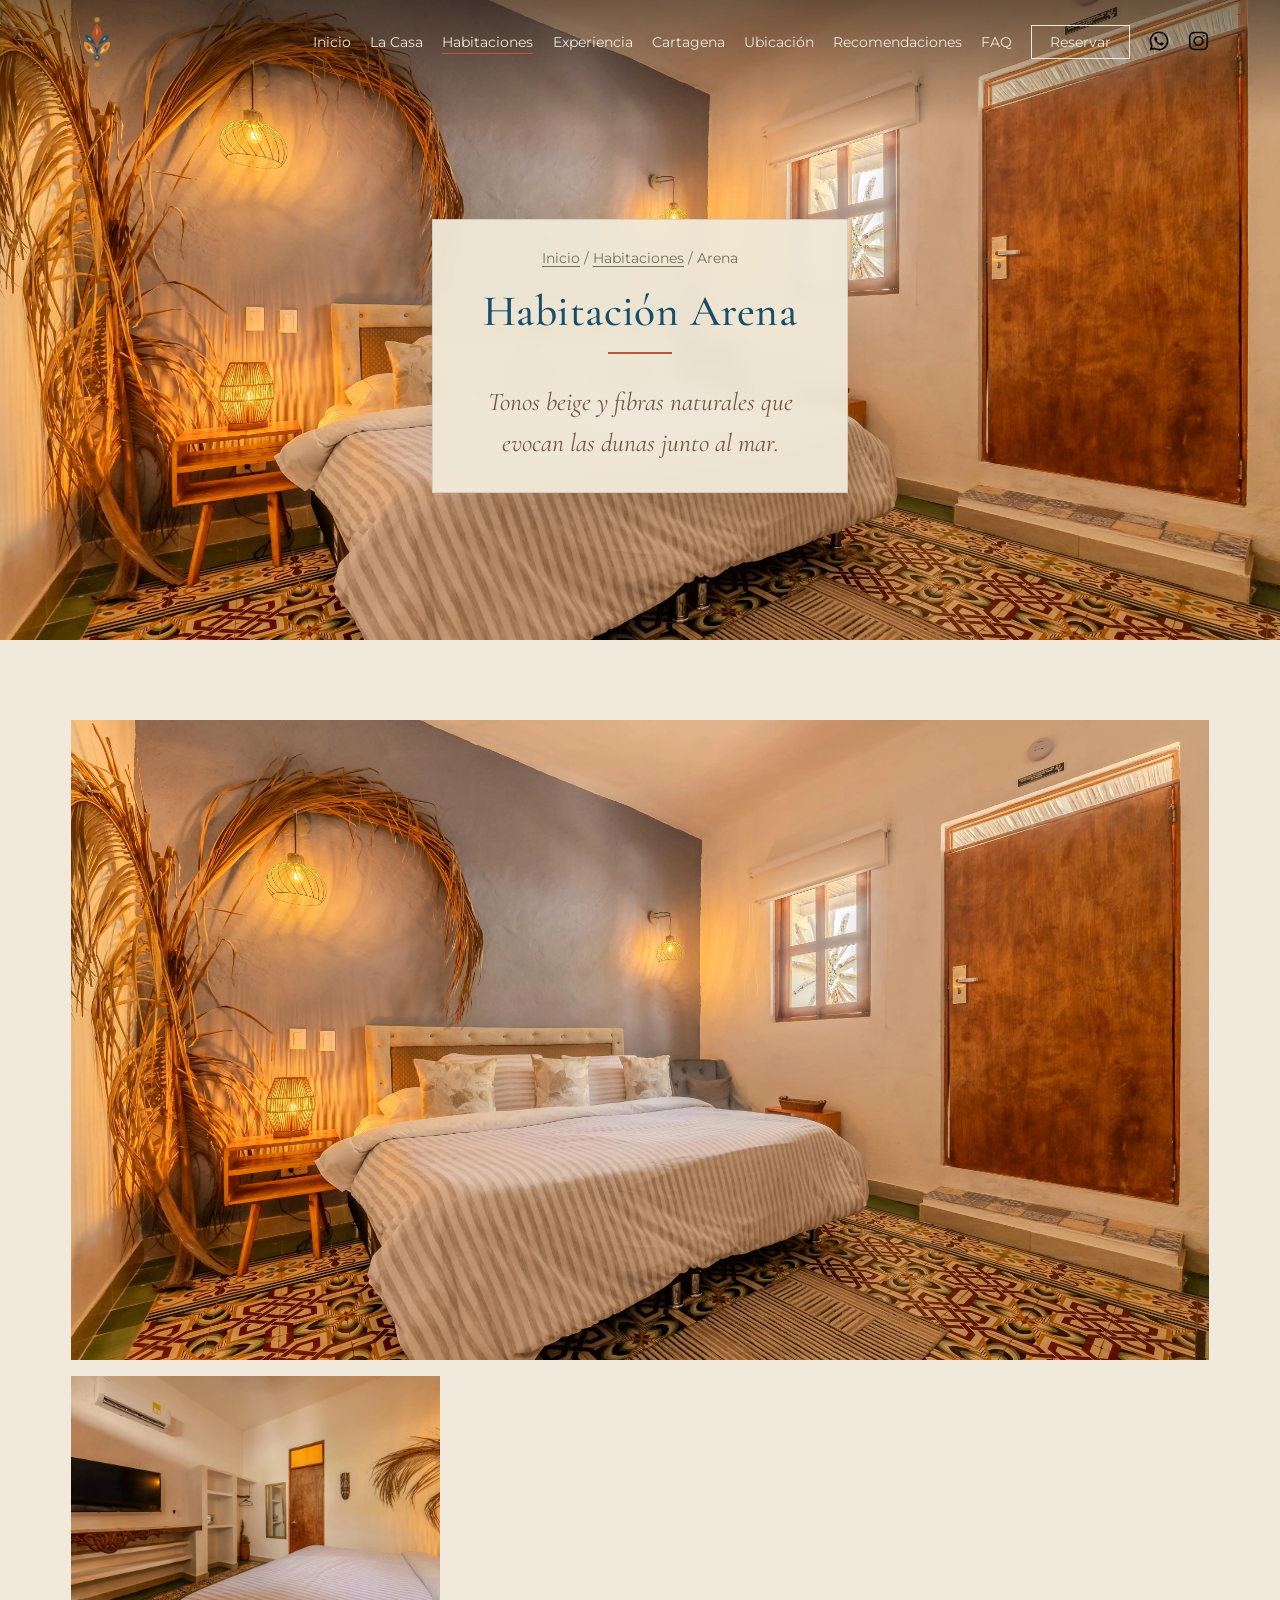
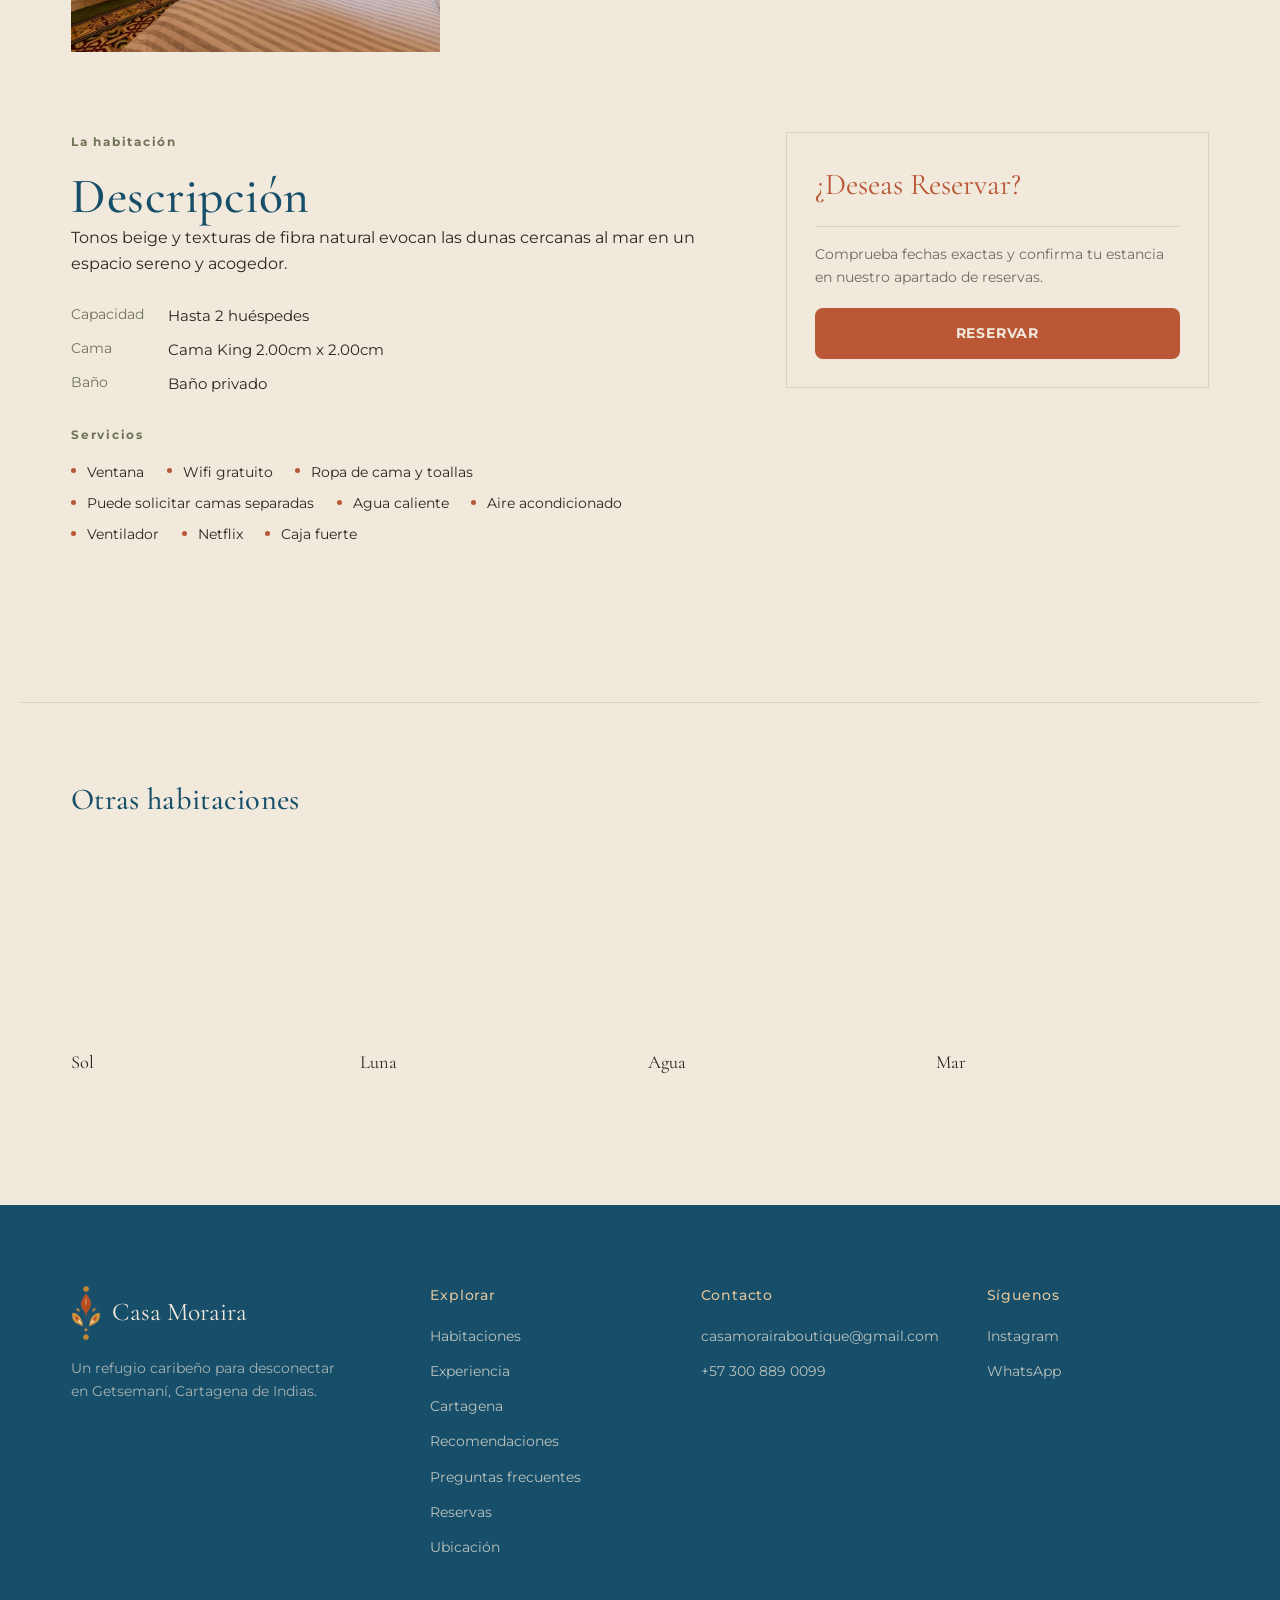
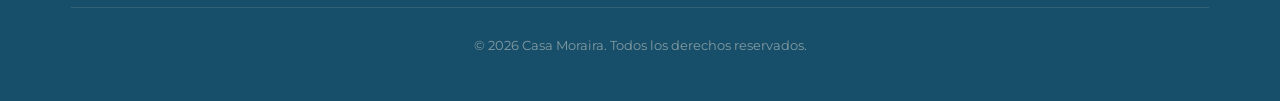
<file: habitaciones/arena.html>
<!DOCTYPE html>
<html lang="es-CO">
<head>
  <meta charset="UTF-8">
  <meta name="viewport" content="width=device-width, initial-scale=1.0">
  <title>Habitación Arena | Casa Moraira — Hotel boutique en Cartagena</title>
  <meta name="description" content="Habitación Arena en Casa Moraira, Getsemaní: cama King, baño privado, texturas naturales y tonos beige. Hotel boutique en Cartagena de Indias.">
  <meta name="robots" content="index, follow, max-image-preview:large">
  <meta name="theme-color" content="#174E6A">
  <link rel="canonical" href="https://www.casamoraira.co/habitaciones/arena.html">
  <link rel="icon" type="image/webp" href="../assets/img/favicon.webp">
  <meta property="og:site_name" content="Casa Moraira">
  <meta property="og:type" content="website">
  <meta property="og:locale" content="es_CO">
  <meta property="og:title" content="Habitación Arena | Casa Moraira — Hotel boutique en Cartagena">
  <meta property="og:description" content="Habitación Arena en Casa Moraira, Getsemaní: cama King, baño privado, texturas naturales y tonos beige. Hotel boutique en Cartagena de Indias.">
  <meta property="og:url" content="https://www.casamoraira.co/habitaciones/arena.html">
  <meta property="og:image" content="https://www.casamoraira.co/assets/img/room-arena.webp">
  <meta name="twitter:card" content="summary_large_image">
  <meta name="twitter:title" content="Habitación Arena | Casa Moraira — Hotel boutique en Cartagena">
  <meta name="twitter:description" content="Habitación Arena en Casa Moraira, Getsemaní: cama King, baño privado, texturas naturales y tonos beige. Hotel boutique en Cartagena de Indias.">
  <meta name="twitter:image" content="https://www.casamoraira.co/assets/img/room-arena.webp">
  <link rel="preconnect" href="https://fonts.googleapis.com">
  <link rel="preconnect" href="https://fonts.gstatic.com" crossorigin>
  <link href="https://fonts.googleapis.com/css2?family=Cormorant+Garamond:ital,wght@0,400;0,500;0,600;1,400&family=Montserrat:wght@300;400;500;700&display=swap" rel="stylesheet">
  <link rel="stylesheet" href="../css/main.css">
  <script type="application/ld+json">
{
  "@context": "https://schema.org",
  "@type": "BreadcrumbList",
  "itemListElement": [
    {
      "@type": "ListItem",
      "position": 1,
      "name": "Inicio",
      "item": "https://www.casamoraira.co/"
    },
    {
      "@type": "ListItem",
      "position": 2,
      "name": "Habitaciones",
      "item": "https://www.casamoraira.co/habitaciones/habitaciones.html"
    },
    {
      "@type": "ListItem",
      "position": 3,
      "name": "Habitación Arena",
      "item": "https://www.casamoraira.co/habitaciones/arena.html"
    }
  ]
}
  </script>
  <script type="application/ld+json">
{
  "@context": "https://schema.org",
  "@type": "HotelRoom",
  "name": "Habitación Arena",
  "description": "Tonos beige y texturas de fibra natural evocan las dunas cercanas al mar en un espacio sereno y acogedor.",
  "url": "https://www.casamoraira.co/habitaciones/arena.html",
  "image": [
    "https://www.casamoraira.co/assets/img/room-arena.webp"
  ],
  "bed": {
    "@type": "BedDetails",
    "typeOfBed": "Cama King"
  },
  "occupancy": {
    "@type": "QuantitativeValue",
    "maxValue": 2
  },
  "amenityFeature": [
    {
      "@type": "LocationFeatureSpecification",
      "name": "Ventana",
      "value": true
    },
    {
      "@type": "LocationFeatureSpecification",
      "name": "Wifi gratuito",
      "value": true
    },
    {
      "@type": "LocationFeatureSpecification",
      "name": "Ropa de cama y toallas",
      "value": true
    },
    {
      "@type": "LocationFeatureSpecification",
      "name": "Agua caliente",
      "value": true
    },
    {
      "@type": "LocationFeatureSpecification",
      "name": "Aire acondicionado",
      "value": true
    },
    {
      "@type": "LocationFeatureSpecification",
      "name": "Netflix",
      "value": true
    },
    {
      "@type": "LocationFeatureSpecification",
      "name": "Caja fuerte",
      "value": true
    }
  ],
  "containedInPlace": {
    "@type": "Hotel",
    "name": "Casa Moraira",
    "url": "https://www.casamoraira.co/"
  }
}
  </script>
  <noscript><style>.reveal{opacity:1;transform:none}</style></noscript>
</head>
<body>
  <a class="skip-link" href="#contenido">Saltar al contenido</a>
  <header class="site-header" id="siteHeader">
    <div class="wrap">
      <a class="logo" href="../index.html" aria-label="Casa Moraira — Inicio">
        <img src="../assets/img/favicon.webp" alt="Casa Moraira Cartagena">
      </a>
      <button class="menu-toggle" id="menuToggle" aria-label="Abrir menú" aria-expanded="false" aria-controls="mainNav">
        <span></span><span></span><span></span>
      </button>
      <nav class="main-nav" id="mainNav" aria-label="Principal">
        <ul>
          <li><a href="../index.html">Inicio</a></li>
          <li><a href="../paginas/lacasa.html">La Casa</a></li>
          <li><a href="./habitaciones.html" aria-current="page">Habitaciones</a></li>
          <li><a href="../paginas/experiencia.html">Experiencia</a></li>
          <li><a href="../paginas/cartagena.html">Cartagena</a></li>
          <li><a href="../index.html#ubicacion">Ubicación</a></li>
          <li><a href="../paginas/recomendaciones.html">Recomendaciones</a></li>
          <li><a href="../paginas/faq.html">FAQ</a></li>
          <li><a href="../index.html#reservar" class="nav-cta">Reservar</a></li>
          <li class="nav-social">
            <ul>
              <li><a href="https://wa.me/573008890099" target="_blank" rel="noopener noreferrer" class="nav-icon nav-icon--whatsapp" aria-label="Escríbenos por WhatsApp"><img src="../assets/img/whatsapp.svg" alt="" width="24" height="24"></a></li>
              <li><a href="https://www.instagram.com/casa_moraira/" target="_blank" rel="noopener noreferrer" class="nav-icon nav-icon--instagram" aria-label="Síguenos en Instagram"><img src="../assets/img/instagram.svg" alt="" width="24" height="24"></a></li>
            </ul>
          </li>
        </ul>
      </nav>
    </div>
  </header>

  <main id="contenido">
    <section class="page-banner">
      <div class="page-banner__media">
        <img src="../assets/img/room-arena.webp" alt="Vista general de la habitación Arena en Casa Moraira, Getsemaní, Cartagena" fetchpriority="high" decoding="async">
      </div>
      <div class="wrap">
        <div class="page-banner__card reveal">
          <nav class="breadcrumb" aria-label="Migas de pan"><a href="../index.html">Inicio</a> / <a href="habitaciones.html">Habitaciones</a> / Arena</nav>
          <h1>Habitación Arena</h1>
          <hr class="divider">
          <p class="lead">Tonos beige y fibras naturales que evocan las dunas junto al mar.</p>
        </div>
      </div>
    </section>

    <section class="room-gallery-section">
      <div class="wrap">
        <div class="room-gallery">
          <a href="../assets/img/room-arena.webp"><img src="../assets/img/room-arena.webp" alt="Detalle de la habitación Arena en Casa Moraira, Getsemaní, Cartagena" loading="lazy" decoding="async"></a>
          <a href="../assets/img/room-arena-2.webp"><img src="../assets/img/room-arena-2.webp" alt="Detalle de la habitación Arena en Casa Moraira, Getsemaní, Cartagena" loading="lazy" decoding="async"></a>
          <a href="../assets/img/room-arena-3.webp"><img src="../assets/img/room-arena-3.webp" alt="Baño privado de la habitación Arena en Casa Moraira" loading="lazy" decoding="async"></a>
          <a href="../assets/img/room-arena-4.webp"><img src="../assets/img/room-arena-4.webp" alt="Rincón de descanso de la habitación Arena en Casa Moraira, Getsemaní, Cartagena" loading="lazy" decoding="async"></a>
        </div>
      </div>
    </section>

    <section class="room-detail">
      <div class="wrap room-detail-grid">
        <div class="room-detail-info reveal">
          <p class="kicker">La habitación</p>
          <h2>Descripción</h2>
        <p>Tonos beige y texturas de fibra natural evocan las dunas cercanas al mar en un espacio sereno y acogedor.</p>

          <dl>
            <dt>Capacidad</dt>
            <dd>Hasta 2 huéspedes</dd>
            <dt>Cama</dt>
            <dd>Cama King 2.00cm x 2.00cm</dd>
            <dt>Baño</dt>
            <dd>Baño privado</dd>
          </dl>

          <p class="kicker">Servicios</p>
          <ul class="room-services">
          <li>Ventana</li>
          <li>Wifi gratuito</li>
          <li>Ropa de cama y toallas</li>
          <li>Puede solicitar camas separadas</li>
          <li>Agua caliente</li>
          <li>Aire acondicionado</li>
          <li>Ventilador</li>
          <li>Netflix</li>
          <li>Caja fuerte</li>
          </ul>
        </div>

        <aside class="booking-widget reveal" aria-label="Reserva">
          <div class="price-line">
            <span class="price">¿Deseas Reservar?</span>
          </div>
          <p class="booking-hint">Comprueba fechas exactas y confirma tu estancia en nuestro apartado de reservas.</p>
          <a href="../index.html#reservar" class="btn btn-primary btn-block">RESERVAR</a>
        </aside>
      </div>

      <div class="wrap other-rooms">
        <h2 class="title-sm">Otras habitaciones</h2>
        <div class="other-rooms-grid">
        <a class="other-room-card" href="sol.html">
          <img src="../assets/img/room-sol.webp" alt="Habitación Sol" loading="lazy" decoding="async">
          <span>Sol</span>
        </a>
        <a class="other-room-card" href="luna.html">
          <img src="../assets/img/room-luna.webp" alt="Habitación Luna" loading="lazy" decoding="async">
          <span>Luna</span>
        </a>
        <a class="other-room-card" href="agua.html">
          <img src="../assets/img/room-agua.webp" alt="Habitación Agua" loading="lazy" decoding="async">
          <span>Agua</span>
        </a>
        <a class="other-room-card" href="mar.html">
          <img src="../assets/img/room-mar.webp" alt="Habitación Mar" loading="lazy" decoding="async">
          <span>Mar</span>
        </a>
        </div>
      </div>
    </section>
  </main>

  <footer class="site-footer">
    <div class="wrap">
      <div class="footer-grid">
        <div class="footer-brand">
          <div class="footer-logo-row">
            <img src="../assets/img/logo-mini.webp" alt="" loading="lazy" aria-hidden="true">
            <p class="footer-logo">Casa Moraira</p>
          </div>
          <p class="footer-tag">Un refugio caribeño para desconectar en Getsemaní, Cartagena de Indias.</p>
        </div>
        <nav class="footer-col" aria-label="Explorar">
          <h4>Explorar</h4>
          <ul>
            <li><a href="habitaciones.html">Habitaciones</a></li>
            <li><a href="../paginas/experiencia.html">Experiencia</a></li>
            <li><a href="../paginas/cartagena.html">Cartagena</a></li>
            <li><a href="../paginas/recomendaciones.html">Recomendaciones</a></li>
            <li><a href="../paginas/faq.html">Preguntas frecuentes</a></li>
            <li><a href="../index.html#reservar">Reservas</a></li>
            <li><a href="../index.html#ubicacion">Ubicación</a></li>
          </ul>
        </nav>
        <div class="footer-col">
          <h4>Contacto</h4>
          <ul>
            <li><a href="mailto:casamorairaboutique@gmail.com">casamorairaboutique@gmail.com</a></li>
            <li><a href="https://wa.me/573008890099" target="_blank" rel="noopener noreferrer">+57 300 889 0099</a></li>
          </ul>
        </div>
        <div class="footer-col">
          <h4>Síguenos</h4>
          <ul>
            <li><a href="https://www.instagram.com/casa_moraira/" target="_blank" rel="noopener noreferrer">Instagram</a></li>
            <li><a href="https://wa.me/573008890099" target="_blank" rel="noopener noreferrer">WhatsApp</a></li>
          </ul>
        </div>
      </div>
      <div class="footer-bottom">
        <p>© 2026 Casa Moraira. Todos los derechos reservados.</p>
      </div>
    </div>
  </footer>

  <script src="../js/main.js" defer></script>
</body>
</html>
</file>
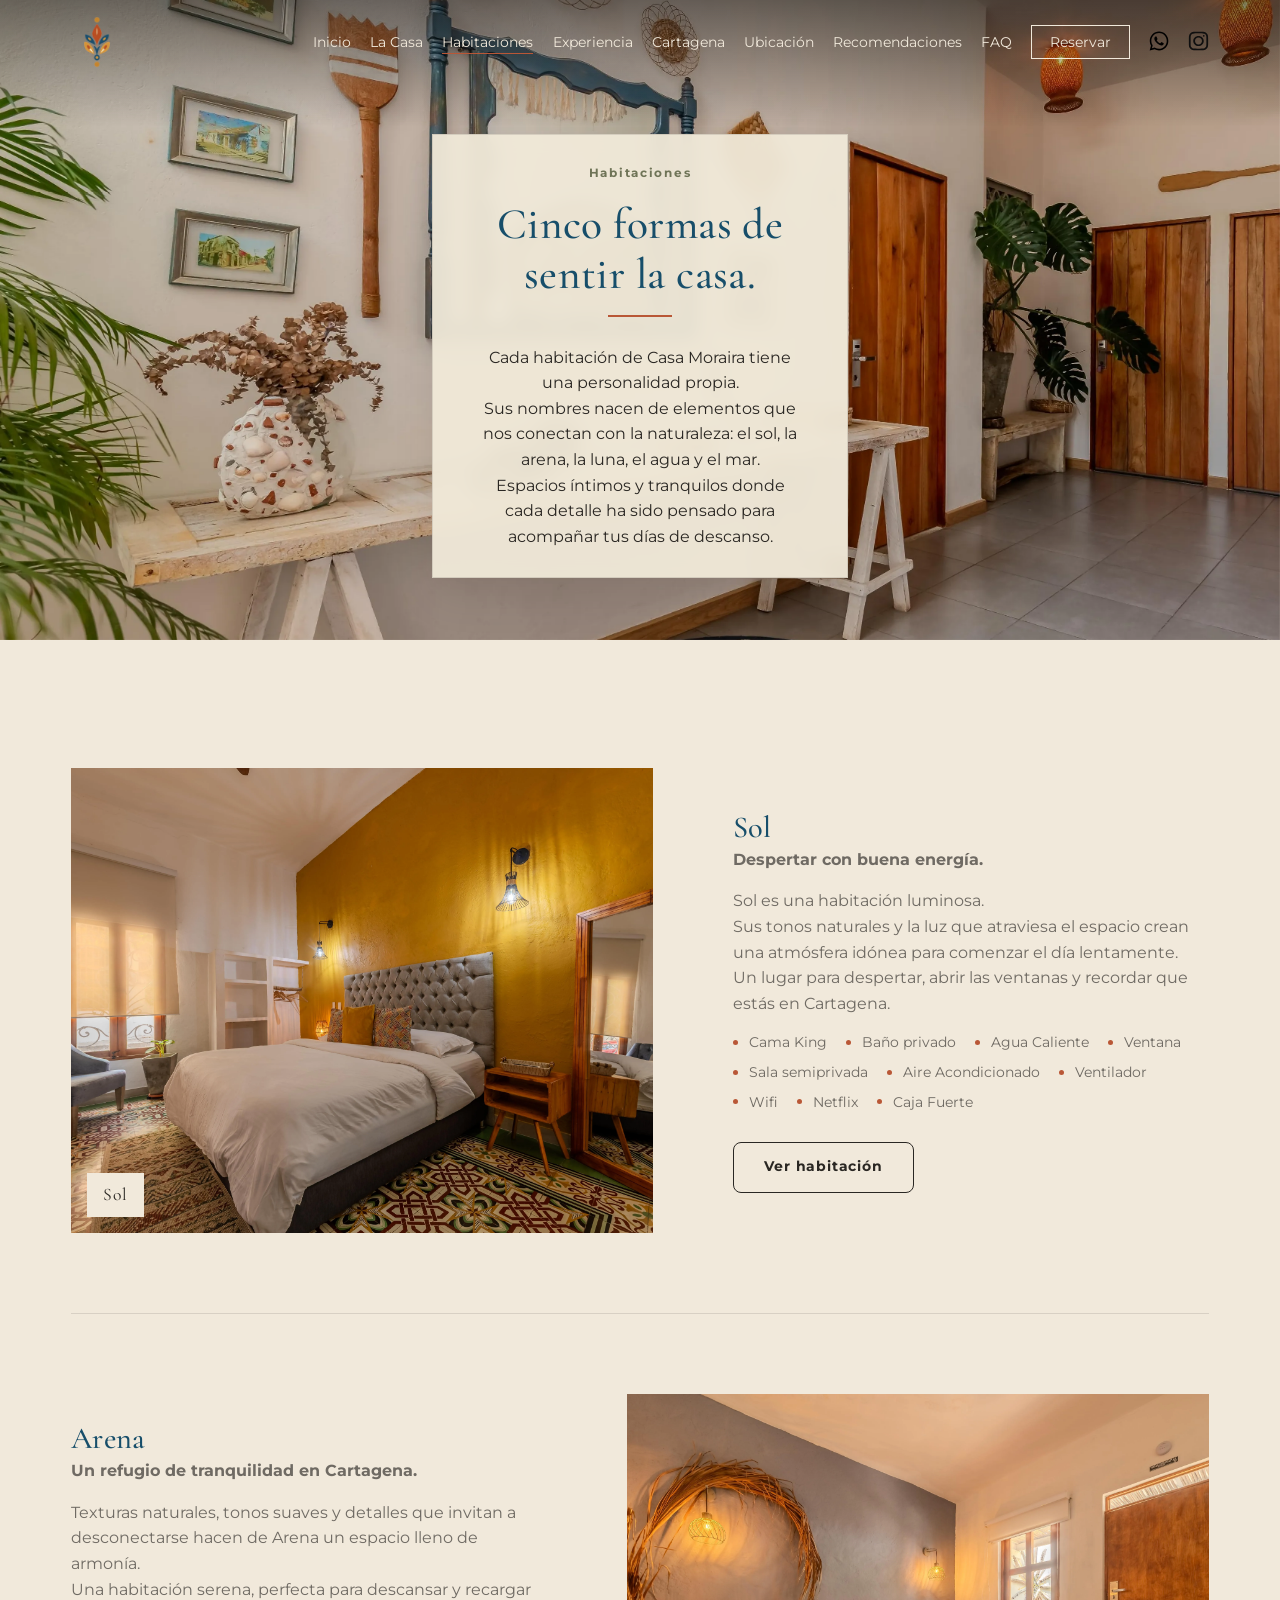
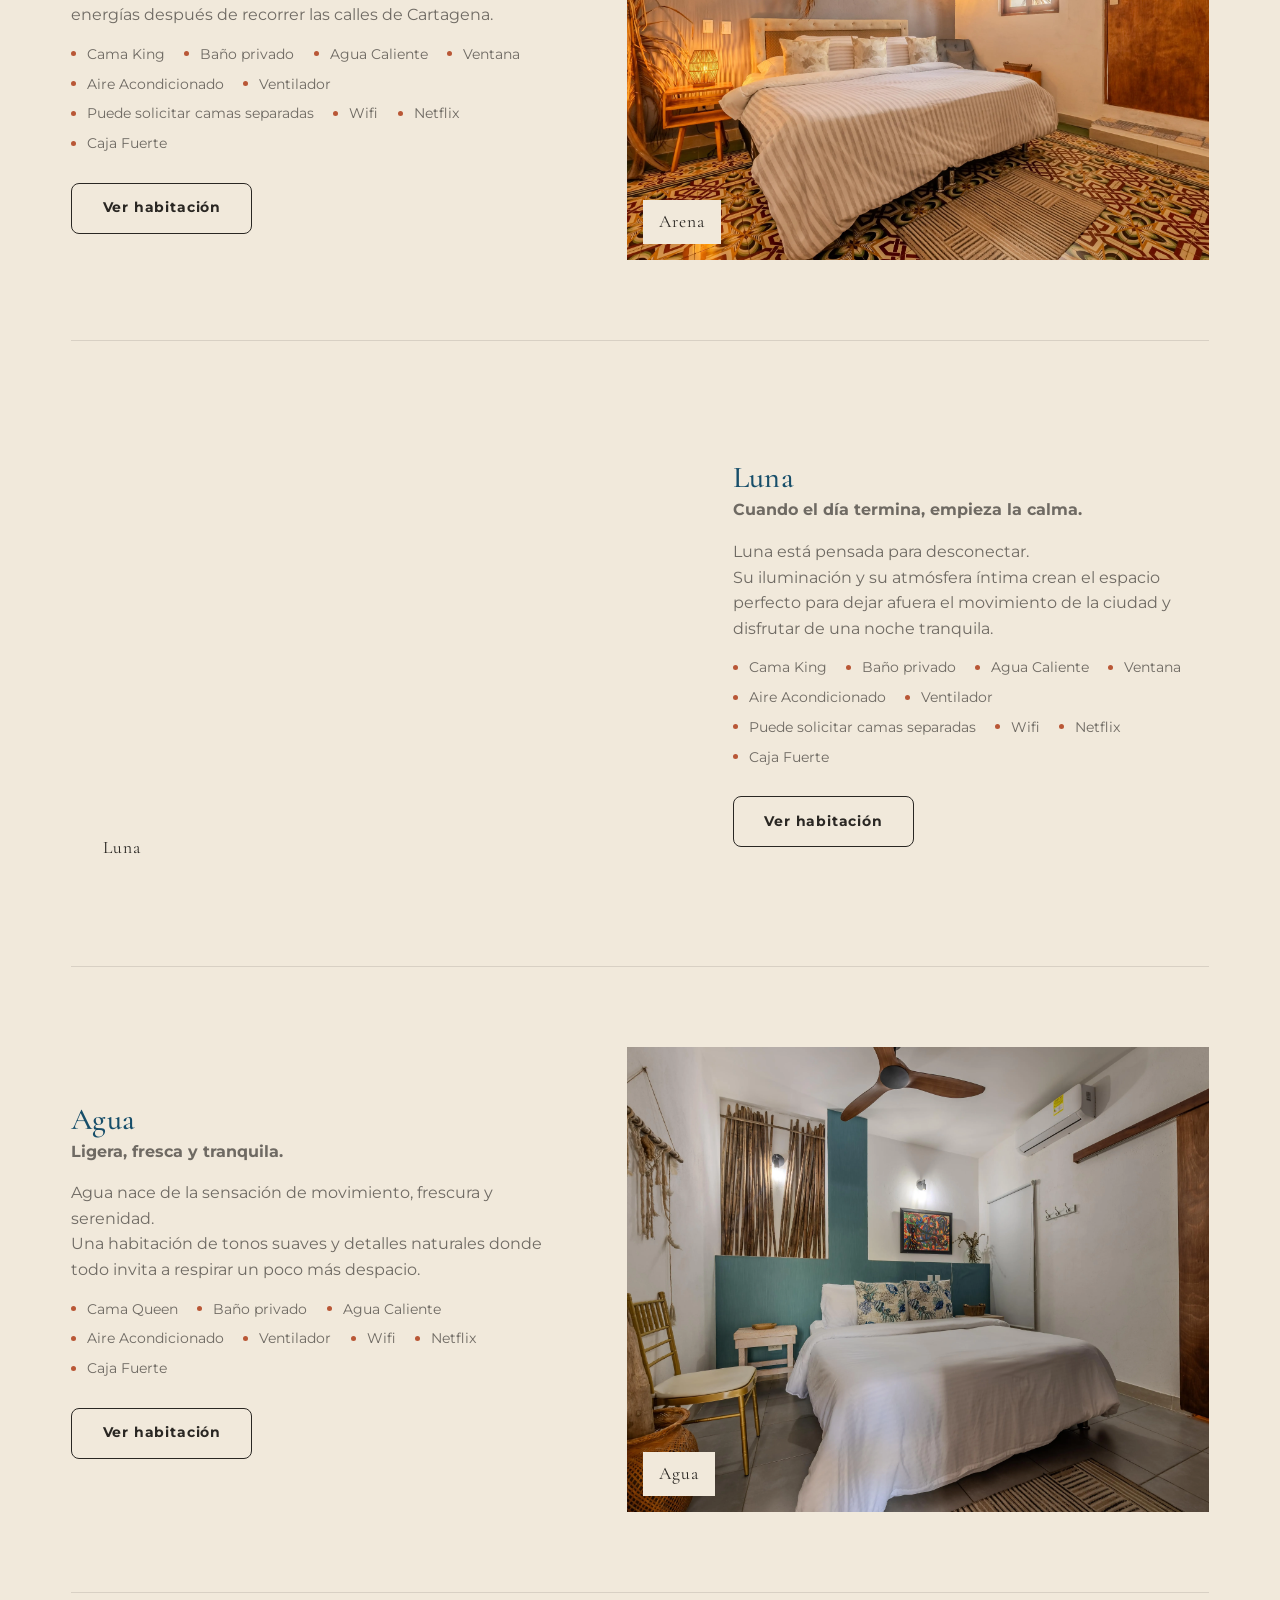
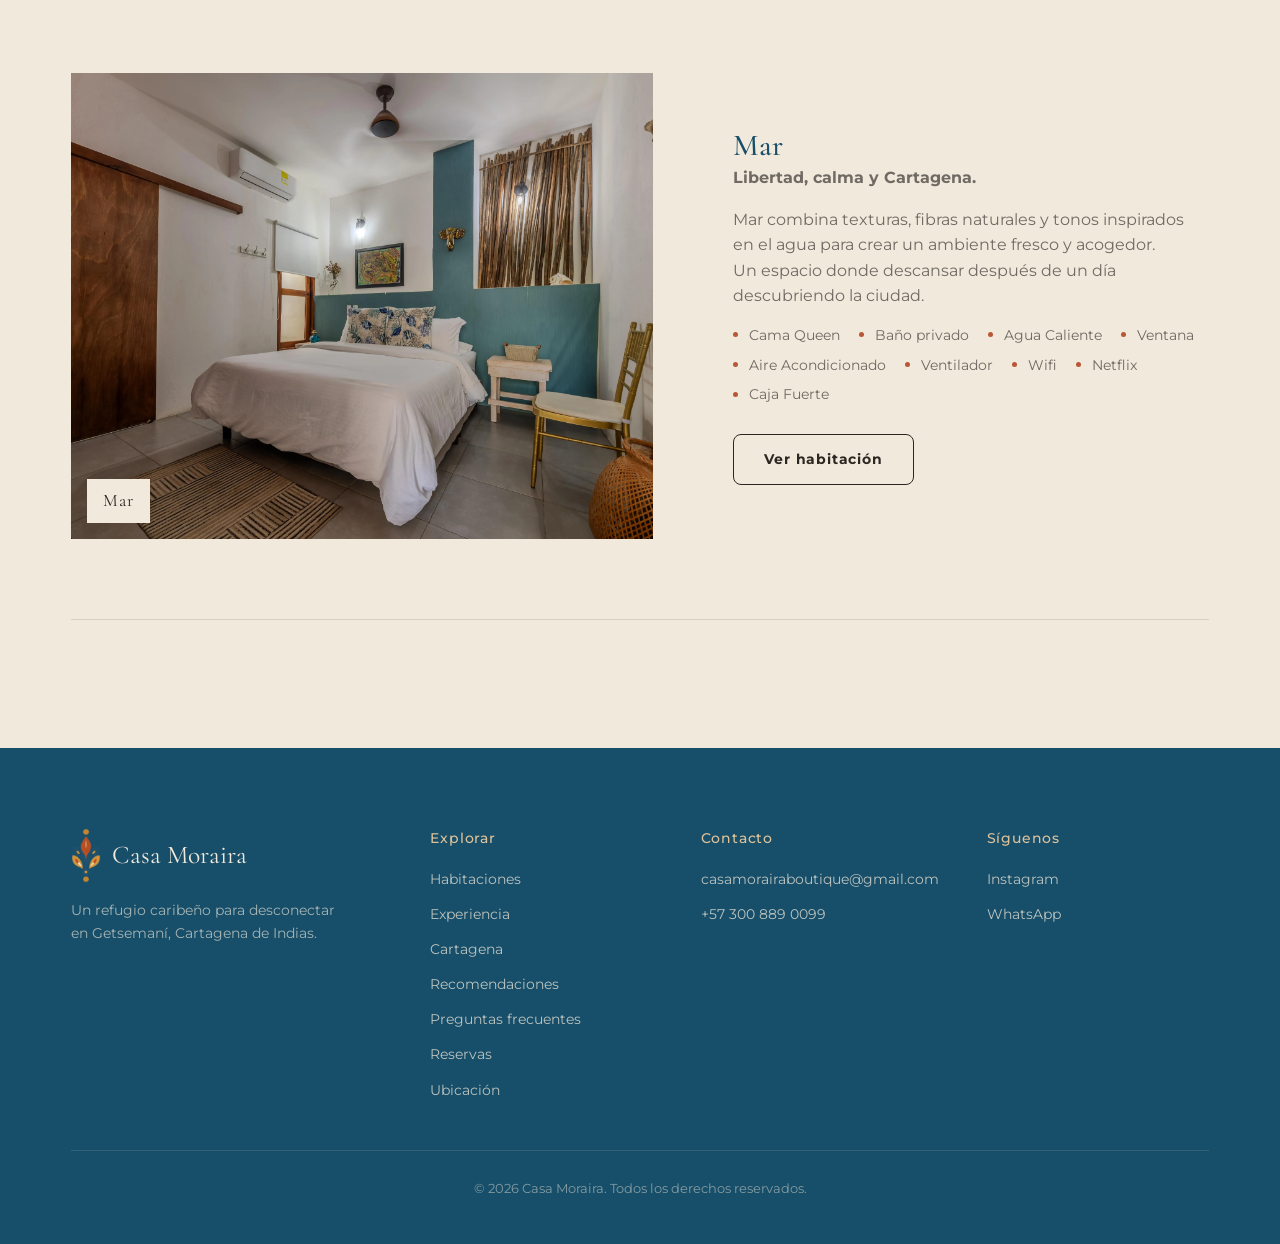
<file: habitaciones/habitaciones.html>
<!DOCTYPE html>
<html lang="es-CO">
<head>
  <meta charset="UTF-8">
  <meta name="viewport" content="width=device-width, initial-scale=1.0">
  <title>Habitaciones | Casa Moraira — Hotel boutique en Getsemaní, Cartagena</title>
  <meta name="description" content="Cinco habitaciones boutique en Casa Moraira: Sol, Arena, Luna, Agua y Mar. Baño privado, aire acondicionado y wifi, a pasos del centro histórico de Cartagena.">
  <meta name="robots" content="index, follow, max-image-preview:large">
  <meta name="theme-color" content="#174E6A">
  <link rel="canonical" href="https://www.casamoraira.co/habitaciones/habitaciones.html">
  <link rel="icon" type="image/webp" href="../assets/img/favicon.webp">
  <meta property="og:site_name" content="Casa Moraira">
  <meta property="og:type" content="website">
  <meta property="og:locale" content="es_CO">
  <meta property="og:title" content="Habitaciones | Casa Moraira — Hotel boutique en Getsemaní, Cartagena">
  <meta property="og:description" content="Cinco habitaciones boutique en Casa Moraira: Sol, Arena, Luna, Agua y Mar. Baño privado, aire acondicionado y wifi, a pasos del centro histórico de Cartagena.">
  <meta property="og:url" content="https://www.casamoraira.co/habitaciones/habitaciones.html">
  <meta property="og:image" content="https://www.casamoraira.co/assets/img/hero-villa.webp">
  <meta name="twitter:card" content="summary_large_image">
  <meta name="twitter:title" content="Habitaciones | Casa Moraira — Hotel boutique en Getsemaní, Cartagena">
  <meta name="twitter:description" content="Cinco habitaciones boutique en Casa Moraira: Sol, Arena, Luna, Agua y Mar. Baño privado, aire acondicionado y wifi, a pasos del centro histórico de Cartagena.">
  <meta name="twitter:image" content="https://www.casamoraira.co/assets/img/hero-villa.webp">
  <link rel="preconnect" href="https://fonts.googleapis.com">
  <link rel="preconnect" href="https://fonts.gstatic.com" crossorigin>
  <link href="https://fonts.googleapis.com/css2?family=Cormorant+Garamond:ital,wght@0,400;0,500;0,600;1,400&family=Montserrat:wght@300;400;500;700&display=swap" rel="stylesheet">
  <link rel="stylesheet" href="../css/main.css">
  <script type="application/ld+json">
{
  "@context": "https://schema.org",
  "@type": "BreadcrumbList",
  "itemListElement": [
    {
      "@type": "ListItem",
      "position": 1,
      "name": "Inicio",
      "item": "https://www.casamoraira.co/"
    },
    {
      "@type": "ListItem",
      "position": 2,
      "name": "Habitaciones",
      "item": "https://www.casamoraira.co/habitaciones/habitaciones.html"
    }
  ]
}
  </script>
  <noscript><style>.reveal{opacity:1;transform:none}</style></noscript>
</head>
<body>
  <a class="skip-link" href="#contenido">Saltar al contenido</a>
  <header class="site-header" id="siteHeader">
    <div class="wrap">
      <a class="logo" href="../index.html" aria-label="Casa Moraira — Inicio">
        <img src="../assets/img/favicon.webp" alt="Casa Moraira Cartagena">
      </a>
      <button class="menu-toggle" id="menuToggle" aria-label="Abrir menú" aria-expanded="false" aria-controls="mainNav">
        <span></span><span></span><span></span>
      </button>
      <nav class="main-nav" id="mainNav" aria-label="Principal">
        <ul>
          <li><a href="../index.html">Inicio</a></li>
          <li><a href="../paginas/lacasa.html">La Casa</a></li>
          <li><a href="./habitaciones.html" aria-current="page">Habitaciones</a></li>
          <li><a href="../paginas/experiencia.html">Experiencia</a></li>
          <li><a href="../paginas/cartagena.html">Cartagena</a></li>
          <li><a href="../index.html#ubicacion">Ubicación</a></li>
          <li><a href="../paginas/recomendaciones.html">Recomendaciones</a></li>
          <li><a href="../paginas/faq.html">FAQ</a></li>
          <li><a href="../index.html#reservar" class="nav-cta">Reservar</a></li>
          <li class="nav-social">
            <ul>
              <li><a href="https://wa.me/573008890099" target="_blank" rel="noopener noreferrer" class="nav-icon nav-icon--whatsapp" aria-label="Escríbenos por WhatsApp"><img src="../assets/img/whatsapp.svg" alt="" width="24" height="24"></a></li>
              <li><a href="https://www.instagram.com/casa_moraira/" target="_blank" rel="noopener noreferrer" class="nav-icon nav-icon--instagram" aria-label="Síguenos en Instagram"><img src="../assets/img/instagram.svg" alt="" width="24" height="24"></a></li>
            </ul>
          </li>
        </ul>
      </nav>
    </div>
  </header>

  <main id="contenido">
    <section class="page-banner">
      <div class="page-banner__media">
        <img decoding="async" src="../assets/img/decoracion.webp" alt="Fachada y patio de Casa Moraira, hotel boutique en Getsemaní, Cartagena" fetchpriority="high">
      </div>
      <div class="wrap">
        <div class="page-banner__card reveal">
          <p class="kicker">Habitaciones</p>
          <h1>Cinco formas de sentir la casa.</h1>
          <hr class="divider">
          <p>Cada habitación de Casa Moraira tiene una personalidad propia.
          <br>
          Sus nombres nacen de elementos que nos conectan con la naturaleza: el sol, la arena, la luna, el agua y el mar.
          <br>
          Espacios íntimos y tranquilos donde cada detalle ha sido pensado para acompañar tus días de descanso.
          </p>
        </div>
      </div>
    </section>

    <section id="habitaciones" class="rooms-section">
      <div class="wrap">

        <!-- SOL -->
                <article class="room-row reveal">
                <div class="room-media">
                    <img decoding="async" src="../assets/img/room-sol.webp" alt="Habitación Sol de Casa Moraira"
                    loading="lazy">
                    <span class="room-name-tag">Sol</span>
                </div>
                <div class="room-copy">
                    <h3>Sol</h3>
                    <p><strong>Despertar con buena energía.</strong></p>
                    <p>Sol es una habitación luminosa. 
                        <br>
                         Sus tonos naturales y la luz que atraviesa el espacio crean una atmósfera idónea para comenzar el día lentamente.  <br>
                         Un lugar para despertar, abrir las ventanas y recordar que estás en Cartagena.
                    </p>
                    <ul class="room-features">
                    <li>Cama King </li>
                    <li>Baño privado </li>
                    <li>Agua Caliente </li>
                    <li>Ventana </li>
                    <li>Sala semiprivada </li>
                    <li>Aire Acondicionado </li>
                    <li>Ventilador </li>
                    <li>Wifi </li>
                    <li>Netflix</li>
                    <li>Caja Fuerte</li>

                    </ul>
                    <a href="sol.html" class="btn btn-outline" aria-label="Ver habitación Sol">Ver habitación</a>
                </div>
                </article>

                <!-- ARENA -->
                <article class="room-row reveal">
                <div class="room-media">
                    <img decoding="async" src="../assets/img/room-arena.webp" alt="Habitación Arena de Casa Moraira"
                    loading="lazy">
                    <span class="room-name-tag">Arena</span>
                </div>
                <div class="room-copy">
                    <h3>Arena</h3>
                    <p><strong>Un refugio de tranquilidad en Cartagena.</strong></p>

                    <p>Texturas naturales, tonos suaves y detalles que invitan a desconectarse hacen de Arena un espacio lleno de armonía. 
                        <br>
                        
                      Una habitación serena, perfecta para descansar y recargar energías después de recorrer las calles de Cartagena.
                    </p>
                    <ul class="room-features">
                    <li>Cama King </li>
                    <li>Baño privado </li>
                    <li>Agua Caliente </li>
                    <li>Ventana </li>
                    <li>Aire Acondicionado </li>
                    <li>Ventilador </li>
                    <li>Puede solicitar camas separadas </li>
                    <li>Wifi </li>
                    <li>Netflix</li>
                    <li>Caja Fuerte</li>
                    </ul>
                    <a href="arena.html" class="btn btn-outline" aria-label="Ver habitación Arena">Ver habitación</a>
                </div>
                </article>

                <!-- LUNA -->
                <article class="room-row reveal">
                <div class="room-media">
                    <img decoding="async" src="../assets/img/room-luna.webp" alt="Habitación Luna de Casa Moraira"
                    loading="lazy">
                    <span class="room-name-tag">Luna</span>
                </div>
                <div class="room-copy">
                    <h3>Luna</h3>
                    <p><strong>Cuando el día termina, empieza la calma.</strong></p>

                    <p>Luna está pensada para desconectar. <br>
                        Su iluminación y su atmósfera íntima crean el espacio perfecto para dejar afuera el movimiento de la ciudad y disfrutar de una noche tranquila.
                    </p>
                    <ul class="room-features">
                    <li>Cama King </li>
                    <li>Baño privado </li>
                    <li>Agua Caliente </li>
                    <li>Ventana </li>
                    <li>Aire Acondicionado </li>
                    <li>Ventilador </li>
                    <li>Puede solicitar camas separadas </li>
                    <li>Wifi </li>
                    <li>Netflix</li>
                    <li>Caja Fuerte</li>

                    </ul>
                    <a href="luna.html" class="btn btn-outline" aria-label="Ver habitación Luna">Ver habitación</a>
                </div>
                </article>

                <!-- AGUA -->
                <article class="room-row reveal">
                <div class="room-media">
                    <img decoding="async" src="../assets/img/room-agua.webp" alt="Habitación Agua de Casa Moraira"
                    loading="lazy">
                    <span class="room-name-tag">Agua</span>
                </div>
                <div class="room-copy">
                    <h3>Agua</h3>
                    <p><strong>Ligera, fresca y tranquila.</strong></p>

                    <p>Agua nace de la sensación de movimiento, frescura y serenidad.
                        <br>
                    Una habitación de tonos suaves y detalles naturales donde todo invita a respirar un poco más despacio.</p>
                    <ul class="room-features">
                    <li>Cama Queen </li>
                    <li>Baño privado </li>
                    <li>Agua Caliente </li>
                    <li>Aire Acondicionado </li>
                    <li>Ventilador </li>
                    <li>Wifi </li>
                    <li>Netflix</li>
                    <li>Caja Fuerte</li>

                    </ul>
                    <a href="agua.html" class="btn btn-outline" aria-label="Ver habitación Agua">Ver habitación</a>
                </div>
                </article>

                <!-- MAR -->
                <article class="room-row reveal">
                    <div class="room-media">
                    <img decoding="async" src="../assets/img/room-mar.webp" alt="Habitación Mar de Casa Moraira"
                        loading="lazy">
                    <span class="room-name-tag">Mar</span>
                    </div>
                    <div class="room-copy">
                    <h3>Mar</h3>
                    <p><strong>Libertad, calma y Cartagena.</strong></p>
                    <p>Mar combina texturas, fibras naturales y tonos inspirados en el agua para crear un ambiente fresco y acogedor.
                        <br>
                    Un espacio donde descansar después de un día descubriendo la ciudad.</p>
                    <ul class="room-features">
                        <li>Cama Queen </li>
                        <li>Baño privado </li>
                        <li>Agua Caliente </li>
                        <li>Ventana </li>
                        <li>Aire Acondicionado </li>
                        <li>Ventilador </li>
                        <li>Wifi </li>
                        <li>Netflix</li>
                        <li>Caja Fuerte</li>

                    </ul>
                        <a href="mar.html" class="btn btn-outline" aria-label="Ver habitación Mar">Ver habitación</a>
                    </div>
                </article>
        </div>
    </section>
  </main>

  <footer class="site-footer">
    <div class="wrap">
      <div class="footer-grid">
        <div class="footer-brand">
          <div class="footer-logo-row">
            <img src="../assets/img/logo-mini.webp" alt="" loading="lazy" aria-hidden="true">
            <p class="footer-logo">Casa Moraira</p>
          </div>
          <p class="footer-tag">Un refugio caribeño para desconectar en Getsemaní, Cartagena de Indias.</p>
        </div>
        <nav class="footer-col" aria-label="Explorar">
          <h4>Explorar</h4>
          <ul>
            <li><a href="habitaciones.html">Habitaciones</a></li>
            <li><a href="../paginas/experiencia.html">Experiencia</a></li>
            <li><a href="../paginas/cartagena.html">Cartagena</a></li>
            <li><a href="../paginas/recomendaciones.html">Recomendaciones</a></li>
            <li><a href="../paginas/faq.html">Preguntas frecuentes</a></li>
            <li><a href="../index.html#reservar">Reservas</a></li>
            <li><a href="../index.html#ubicacion">Ubicación</a></li>
          </ul>
        </nav>
        <div class="footer-col">
          <h4>Contacto</h4>
          <ul>
            <li><a href="mailto:casamorairaboutique@gmail.com">casamorairaboutique@gmail.com</a></li>
            <li><a href="https://wa.me/573008890099" target="_blank" rel="noopener noreferrer">+57 300 889 0099</a></li>
          </ul>
        </div>
        <div class="footer-col">
          <h4>Síguenos</h4>
          <ul>
            <li><a href="https://www.instagram.com/casa_moraira/" target="_blank" rel="noopener noreferrer">Instagram</a></li>
            <li><a href="https://wa.me/573008890099" target="_blank" rel="noopener noreferrer">WhatsApp</a></li>
          </ul>
        </div>
      </div>
      <div class="footer-bottom">
        <p>© 2026 Casa Moraira. Todos los derechos reservados.</p>
      </div>
    </div>
  </footer>

  <script src="../js/main.js" defer></script>
</body>
</html>
</file>
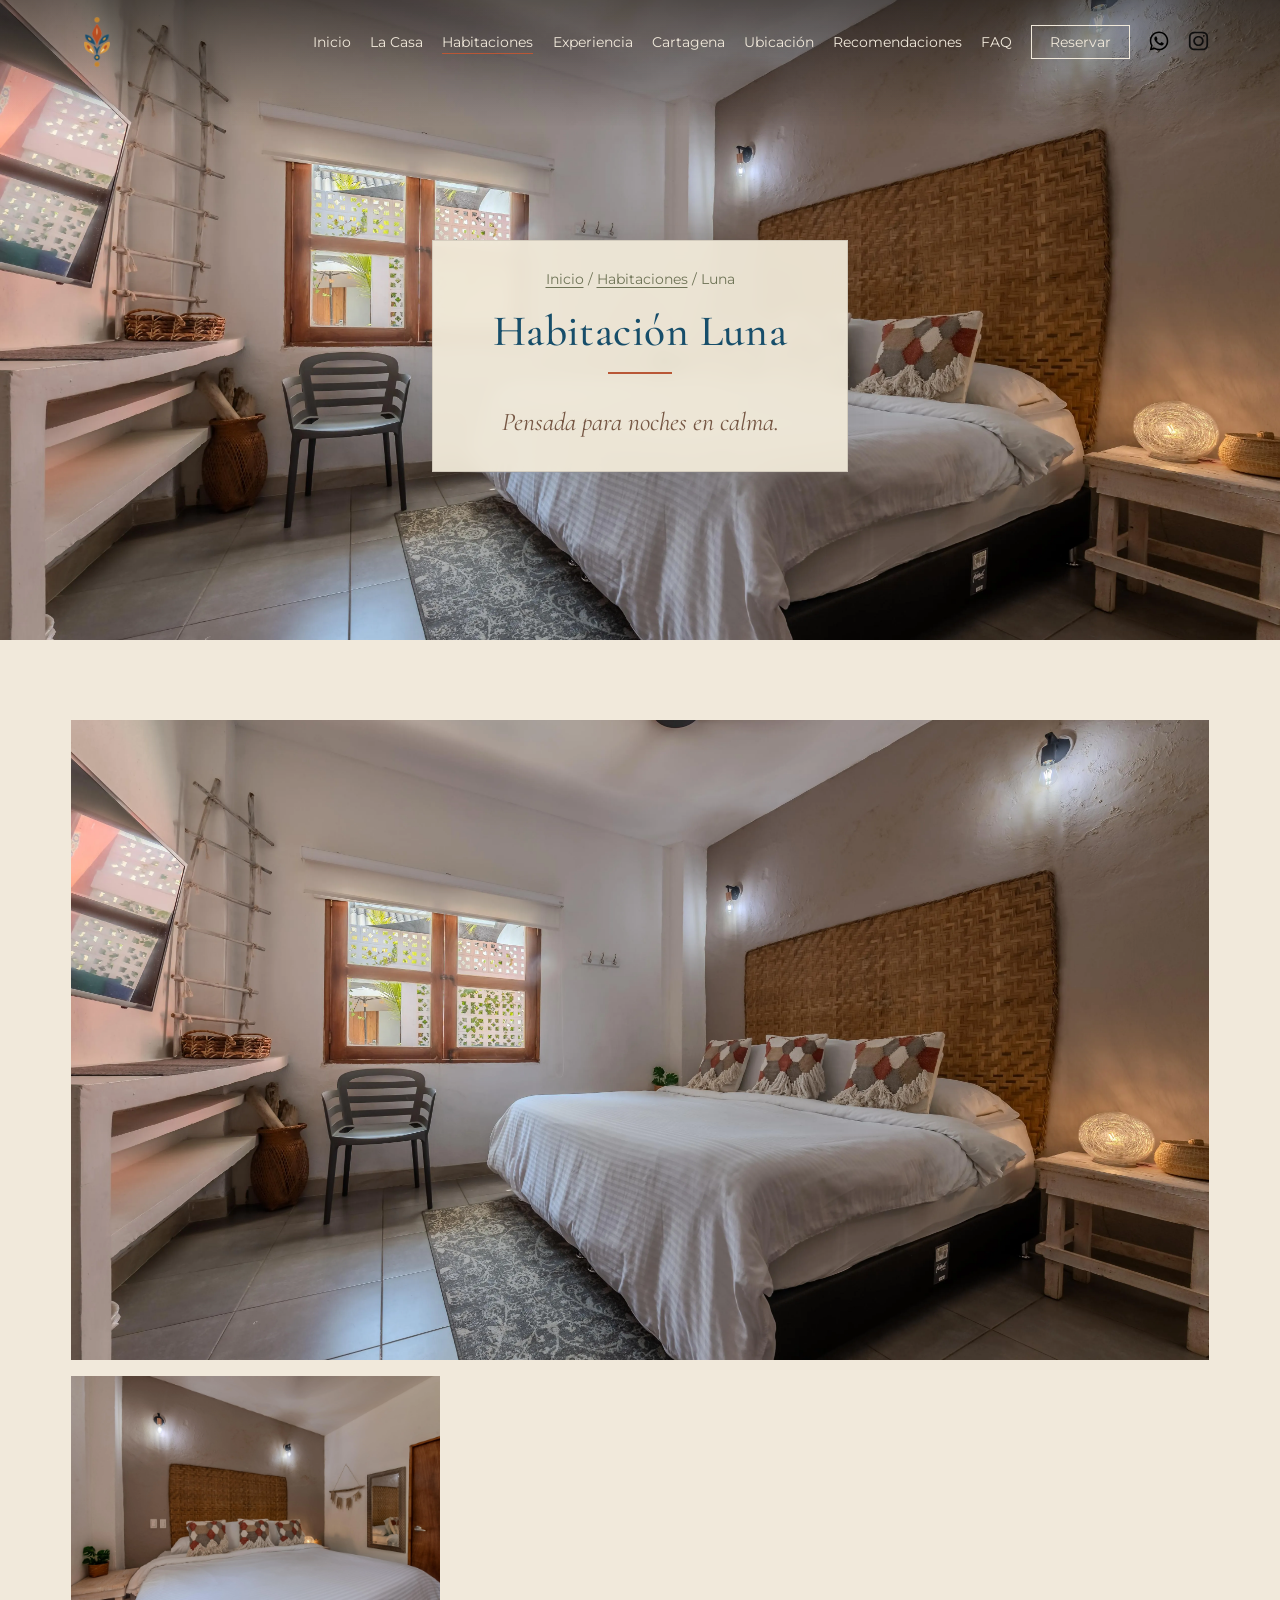
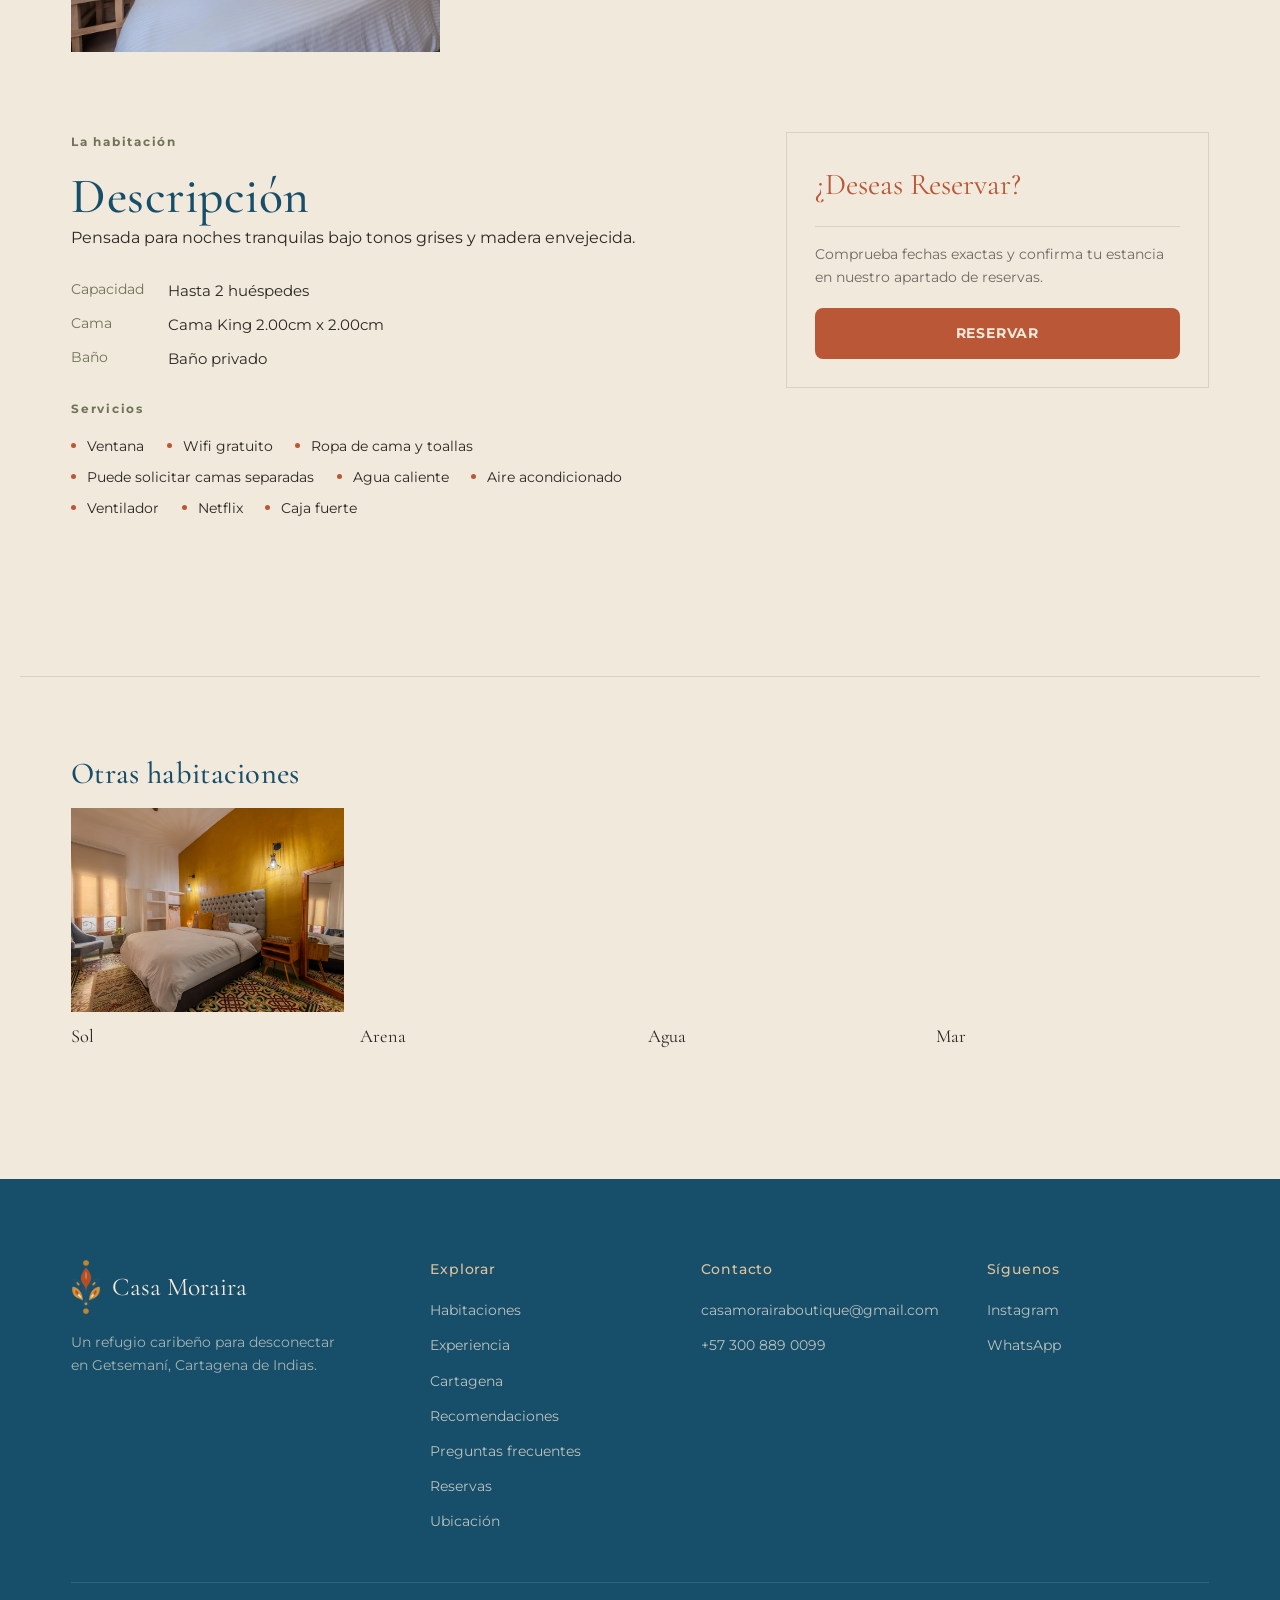
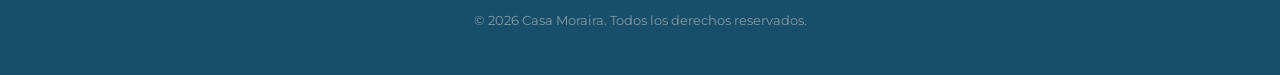
<file: habitaciones/luna.html>
<!DOCTYPE html>
<html lang="es-CO">
<head>
  <meta charset="UTF-8">
  <meta name="viewport" content="width=device-width, initial-scale=1.0">
  <title>Habitación Luna | Casa Moraira — Hotel boutique en Cartagena</title>
  <meta name="description" content="Habitación Luna en Casa Moraira, Getsemaní: la más recogida de la casa, cama King y baño privado. Descansa en Cartagena de Indias.">
  <meta name="robots" content="index, follow, max-image-preview:large">
  <meta name="theme-color" content="#174E6A">
  <link rel="canonical" href="https://www.casamoraira.co/habitaciones/luna.html">
  <link rel="icon" type="image/webp" href="../assets/img/favicon.webp">
  <meta property="og:site_name" content="Casa Moraira">
  <meta property="og:type" content="website">
  <meta property="og:locale" content="es_CO">
  <meta property="og:title" content="Habitación Luna | Casa Moraira — Hotel boutique en Cartagena">
  <meta property="og:description" content="Habitación Luna en Casa Moraira, Getsemaní: la más recogida de la casa, cama King y baño privado. Descansa en Cartagena de Indias.">
  <meta property="og:url" content="https://www.casamoraira.co/habitaciones/luna.html">
  <meta property="og:image" content="https://www.casamoraira.co/assets/img/room-luna.webp">
  <meta name="twitter:card" content="summary_large_image">
  <meta name="twitter:title" content="Habitación Luna | Casa Moraira — Hotel boutique en Cartagena">
  <meta name="twitter:description" content="Habitación Luna en Casa Moraira, Getsemaní: la más recogida de la casa, cama King y baño privado. Descansa en Cartagena de Indias.">
  <meta name="twitter:image" content="https://www.casamoraira.co/assets/img/room-luna.webp">
  <link rel="preconnect" href="https://fonts.googleapis.com">
  <link rel="preconnect" href="https://fonts.gstatic.com" crossorigin>
  <link href="https://fonts.googleapis.com/css2?family=Cormorant+Garamond:ital,wght@0,400;0,500;0,600;1,400&family=Montserrat:wght@300;400;500;700&display=swap" rel="stylesheet">
  <link rel="stylesheet" href="../css/main.css">
  <script type="application/ld+json">
{
  "@context": "https://schema.org",
  "@type": "BreadcrumbList",
  "itemListElement": [
    {
      "@type": "ListItem",
      "position": 1,
      "name": "Inicio",
      "item": "https://www.casamoraira.co/"
    },
    {
      "@type": "ListItem",
      "position": 2,
      "name": "Habitaciones",
      "item": "https://www.casamoraira.co/habitaciones/habitaciones.html"
    },
    {
      "@type": "ListItem",
      "position": 3,
      "name": "Habitación Luna",
      "item": "https://www.casamoraira.co/habitaciones/luna.html"
    }
  ]
}
  </script>
  <script type="application/ld+json">
{
  "@context": "https://schema.org",
  "@type": "HotelRoom",
  "name": "Habitación Luna",
  "description": "Pensada para noches tranquilas bajo tonos grises y madera envejecida.",
  "url": "https://www.casamoraira.co/habitaciones/luna.html",
  "image": [
    "https://www.casamoraira.co/assets/img/room-luna.webp"
  ],
  "bed": {
    "@type": "BedDetails",
    "typeOfBed": "Cama King"
  },
  "occupancy": {
    "@type": "QuantitativeValue",
    "maxValue": 2
  },
  "amenityFeature": [
    {
      "@type": "LocationFeatureSpecification",
      "name": "Ventana",
      "value": true
    },
    {
      "@type": "LocationFeatureSpecification",
      "name": "Wifi gratuito",
      "value": true
    },
    {
      "@type": "LocationFeatureSpecification",
      "name": "Ropa de cama y toallas",
      "value": true
    },
    {
      "@type": "LocationFeatureSpecification",
      "name": "Agua caliente",
      "value": true
    },
    {
      "@type": "LocationFeatureSpecification",
      "name": "Aire acondicionado",
      "value": true
    },
    {
      "@type": "LocationFeatureSpecification",
      "name": "Ventilador",
      "value": true
    },
    {
      "@type": "LocationFeatureSpecification",
      "name": "Netflix",
      "value": true
    },
    {
      "@type": "LocationFeatureSpecification",
      "name": "Caja fuerte",
      "value": true
    }
  ],
  "containedInPlace": {
    "@type": "Hotel",
    "name": "Casa Moraira",
    "url": "https://www.casamoraira.co/"
  }
}
  </script>
  <noscript><style>.reveal{opacity:1;transform:none}</style></noscript>
</head>
<body>
  <a class="skip-link" href="#contenido">Saltar al contenido</a>
  <header class="site-header" id="siteHeader">
    <div class="wrap">
      <a class="logo" href="../index.html" aria-label="Casa Moraira — Inicio">
        <img src="../assets/img/favicon.webp" alt="Casa Moraira Cartagena">
      </a>
      <button class="menu-toggle" id="menuToggle" aria-label="Abrir menú" aria-expanded="false" aria-controls="mainNav">
        <span></span><span></span><span></span>
      </button>
      <nav class="main-nav" id="mainNav" aria-label="Principal">
        <ul>
          <li><a href="../index.html">Inicio</a></li>
          <li><a href="../paginas/lacasa.html">La Casa</a></li>
          <li><a href="./habitaciones.html" aria-current="page">Habitaciones</a></li>
          <li><a href="../paginas/experiencia.html">Experiencia</a></li>
          <li><a href="../paginas/cartagena.html">Cartagena</a></li>
          <li><a href="../index.html#ubicacion">Ubicación</a></li>
          <li><a href="../paginas/recomendaciones.html">Recomendaciones</a></li>
          <li><a href="../paginas/faq.html">FAQ</a></li>
          <li><a href="../index.html#reservar" class="nav-cta">Reservar</a></li>
          <li class="nav-social">
            <ul>
              <li><a href="https://wa.me/573008890099" target="_blank" rel="noopener noreferrer" class="nav-icon nav-icon--whatsapp" aria-label="Escríbenos por WhatsApp"><img src="../assets/img/whatsapp.svg" alt="" width="24" height="24"></a></li>
              <li><a href="https://www.instagram.com/casa_moraira/" target="_blank" rel="noopener noreferrer" class="nav-icon nav-icon--instagram" aria-label="Síguenos en Instagram"><img src="../assets/img/instagram.svg" alt="" width="24" height="24"></a></li>
            </ul>
          </li>
        </ul>
      </nav>
    </div>
  </header>

  <main id="contenido">
    <section class="page-banner">
      <div class="page-banner__media">
        <img src="../assets/img/room-luna.webp" alt="Vista general de la habitación Luna en Casa Moraira, Getsemaní, Cartagena" fetchpriority="high" decoding="async">
      </div>
      <div class="wrap">
        <div class="page-banner__card reveal">
          <nav class="breadcrumb" aria-label="Migas de pan"><a href="../index.html">Inicio</a> / <a href="habitaciones.html">Habitaciones</a> / Luna</nav>
          <h1>Habitación Luna</h1>
          <hr class="divider">
          <p class="lead">Pensada para noches en calma.</p>
        </div>
      </div>
    </section>

    <section class="room-gallery-section">
      <div class="wrap">
        <div class="room-gallery">
          <a href="../assets/img/room-luna.webp"><img src="../assets/img/room-luna.webp" alt="Detalle de la habitación Luna en Casa Moraira, Getsemaní, Cartagena" loading="lazy" decoding="async"></a>
          <a href="../assets/img/room-luna-2.webp"><img src="../assets/img/room-luna-2.webp" alt="Detalle de la habitación Luna en Casa Moraira, Getsemaní, Cartagena" loading="lazy" decoding="async"></a>
          <a href="../assets/img/room-luna-3.webp"><img src="../assets/img/room-luna-3.webp" alt="Baño privado de la habitación Luna en Casa Moraira" loading="lazy" decoding="async"></a>
          <a href="../assets/img/room-luna-4.webp"><img src="../assets/img/room-luna-4.webp" alt="Rincón de descanso de la habitación Luna en Casa Moraira, Getsemaní, Cartagena" loading="lazy" decoding="async"></a>
        </div>
      </div>
    </section>

    <section class="room-detail">
      <div class="wrap room-detail-grid">
        <div class="room-detail-info reveal">
          <p class="kicker">La habitación</p>
          <h2>Descripción</h2>
        <p>Pensada para noches tranquilas bajo tonos grises y madera envejecida.</p>

          <dl>
            <dt>Capacidad</dt>
            <dd>Hasta 2 huéspedes</dd>
            <dt>Cama</dt>
            <dd>Cama King 2.00cm x 2.00cm</dd>
            <dt>Baño</dt>
            <dd>Baño privado</dd>
          </dl>

          <p class="kicker">Servicios</p>
          <ul class="room-services">
          <li>Ventana</li>
          <li>Wifi gratuito</li>
          <li>Ropa de cama y toallas</li>
          <li>Puede solicitar camas separadas</li>
          <li>Agua caliente</li>
          <li>Aire acondicionado</li>
          <li>Ventilador</li>
          <li>Netflix</li>
          <li>Caja fuerte</li>
          </ul>
        </div>

        <aside class="booking-widget reveal" aria-label="Reserva">
          <div class="price-line">
            <span class="price">¿Deseas Reservar?</span>
          </div>
          <p class="booking-hint">Comprueba fechas exactas y confirma tu estancia en nuestro apartado de reservas.</p>
          <a href="../index.html#reservar" class="btn btn-primary btn-block">RESERVAR</a>
        </aside>
      </div>

      <div class="wrap other-rooms">
        <h2 class="title-sm">Otras habitaciones</h2>
        <div class="other-rooms-grid">
        <a class="other-room-card" href="sol.html">
          <img src="../assets/img/room-sol.webp" alt="Habitación Sol" loading="lazy" decoding="async">
          <span>Sol</span>
        </a>
        <a class="other-room-card" href="arena.html">
          <img src="../assets/img/room-arena.webp" alt="Habitación Arena" loading="lazy" decoding="async">
          <span>Arena</span>
        </a>
        <a class="other-room-card" href="agua.html">
          <img src="../assets/img/room-agua.webp" alt="Habitación Agua" loading="lazy" decoding="async">
          <span>Agua</span>
        </a>
        <a class="other-room-card" href="mar.html">
          <img src="../assets/img/room-mar.webp" alt="Habitación Mar" loading="lazy" decoding="async">
          <span>Mar</span>
        </a>
        </div>
      </div>
    </section>
  </main>

  <footer class="site-footer">
    <div class="wrap">
      <div class="footer-grid">
        <div class="footer-brand">
          <div class="footer-logo-row">
            <img src="../assets/img/logo-mini.webp" alt="" loading="lazy" aria-hidden="true">
            <p class="footer-logo">Casa Moraira</p>
          </div>
          <p class="footer-tag">Un refugio caribeño para desconectar en Getsemaní, Cartagena de Indias.</p>
        </div>
        <nav class="footer-col" aria-label="Explorar">
          <h4>Explorar</h4>
          <ul>
            <li><a href="habitaciones.html">Habitaciones</a></li>
            <li><a href="../paginas/experiencia.html">Experiencia</a></li>
            <li><a href="../paginas/cartagena.html">Cartagena</a></li>
            <li><a href="../paginas/recomendaciones.html">Recomendaciones</a></li>
            <li><a href="../paginas/faq.html">Preguntas frecuentes</a></li>
            <li><a href="../index.html#reservar">Reservas</a></li>
            <li><a href="../index.html#ubicacion">Ubicación</a></li>
          </ul>
        </nav>
        <div class="footer-col">
          <h4>Contacto</h4>
          <ul>
            <li><a href="mailto:casamorairaboutique@gmail.com">casamorairaboutique@gmail.com</a></li>
            <li><a href="https://wa.me/573008890099" target="_blank" rel="noopener noreferrer">+57 300 889 0099</a></li>
          </ul>
        </div>
        <div class="footer-col">
          <h4>Síguenos</h4>
          <ul>
            <li><a href="https://www.instagram.com/casa_moraira/" target="_blank" rel="noopener noreferrer">Instagram</a></li>
            <li><a href="https://wa.me/573008890099" target="_blank" rel="noopener noreferrer">WhatsApp</a></li>
          </ul>
        </div>
      </div>
      <div class="footer-bottom">
        <p>© 2026 Casa Moraira. Todos los derechos reservados.</p>
      </div>
    </div>
  </footer>

  <script src="../js/main.js" defer></script>
</body>
</html>
</file>
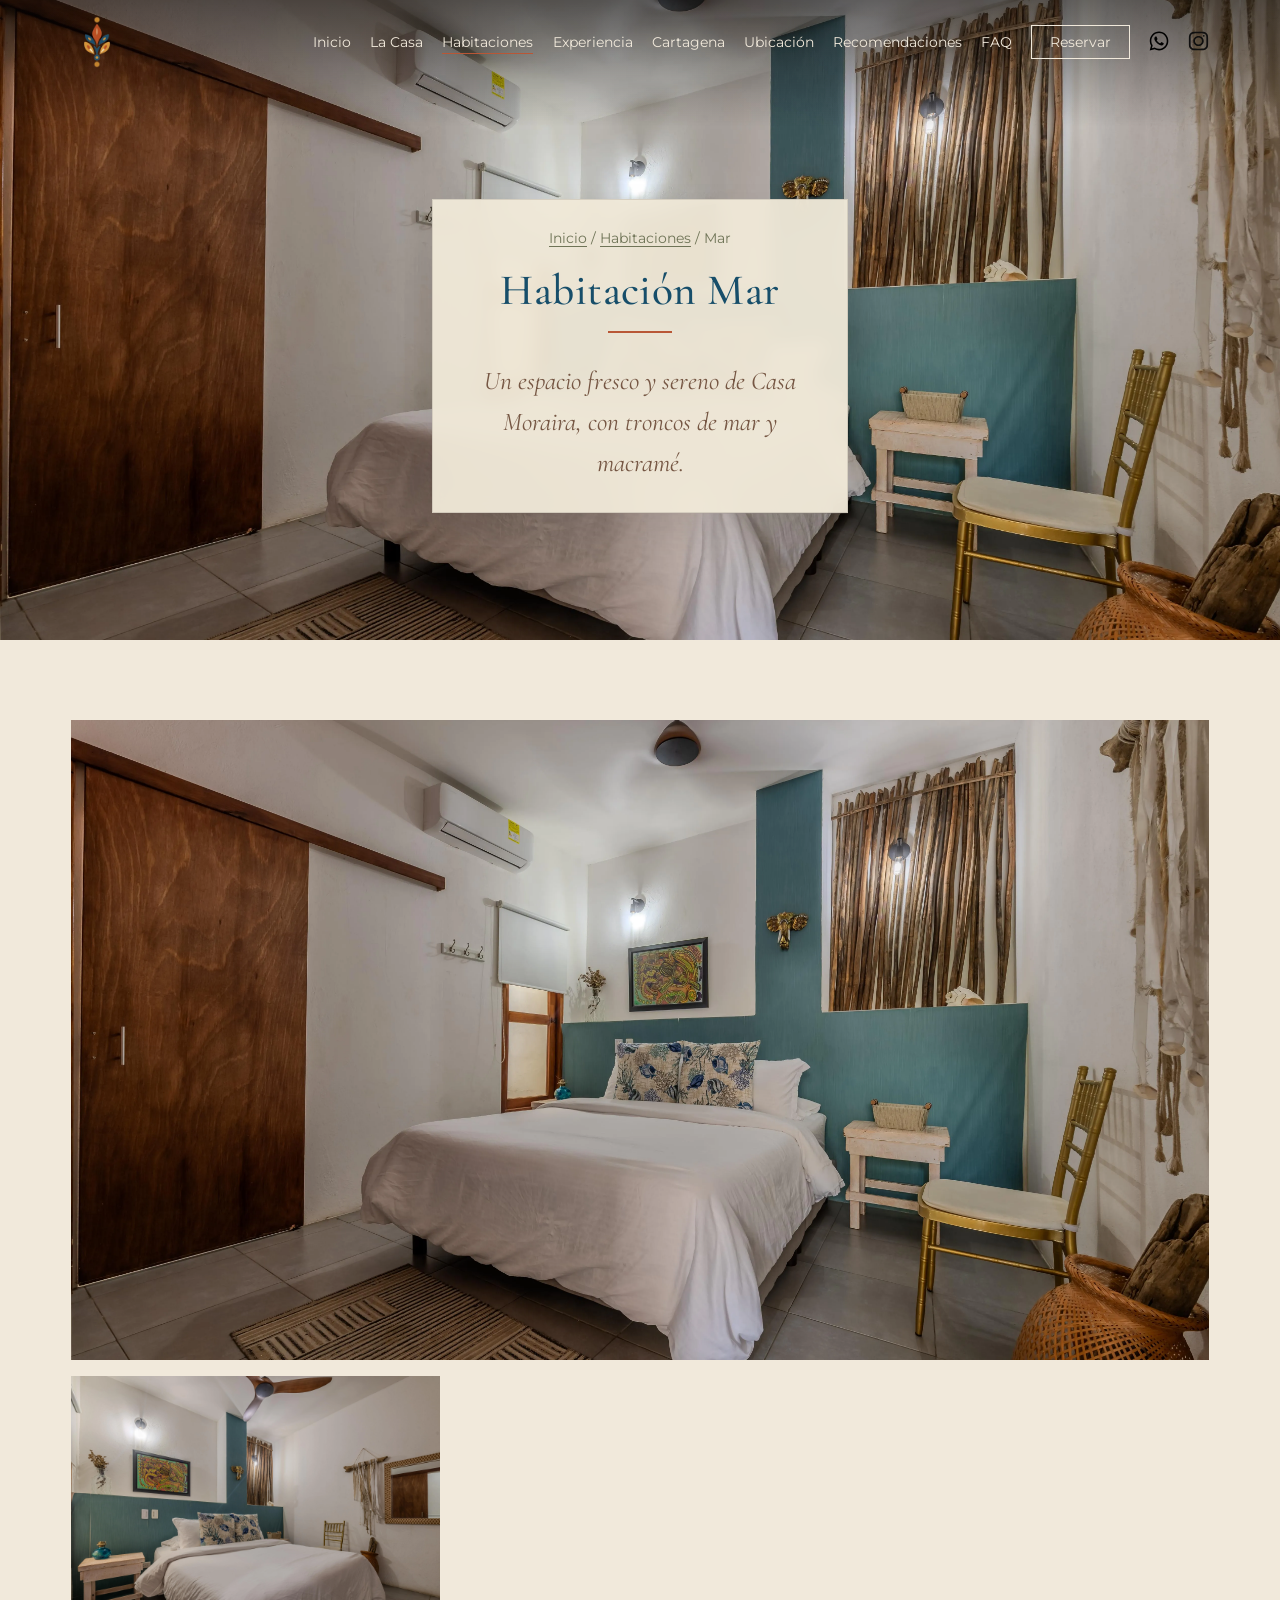
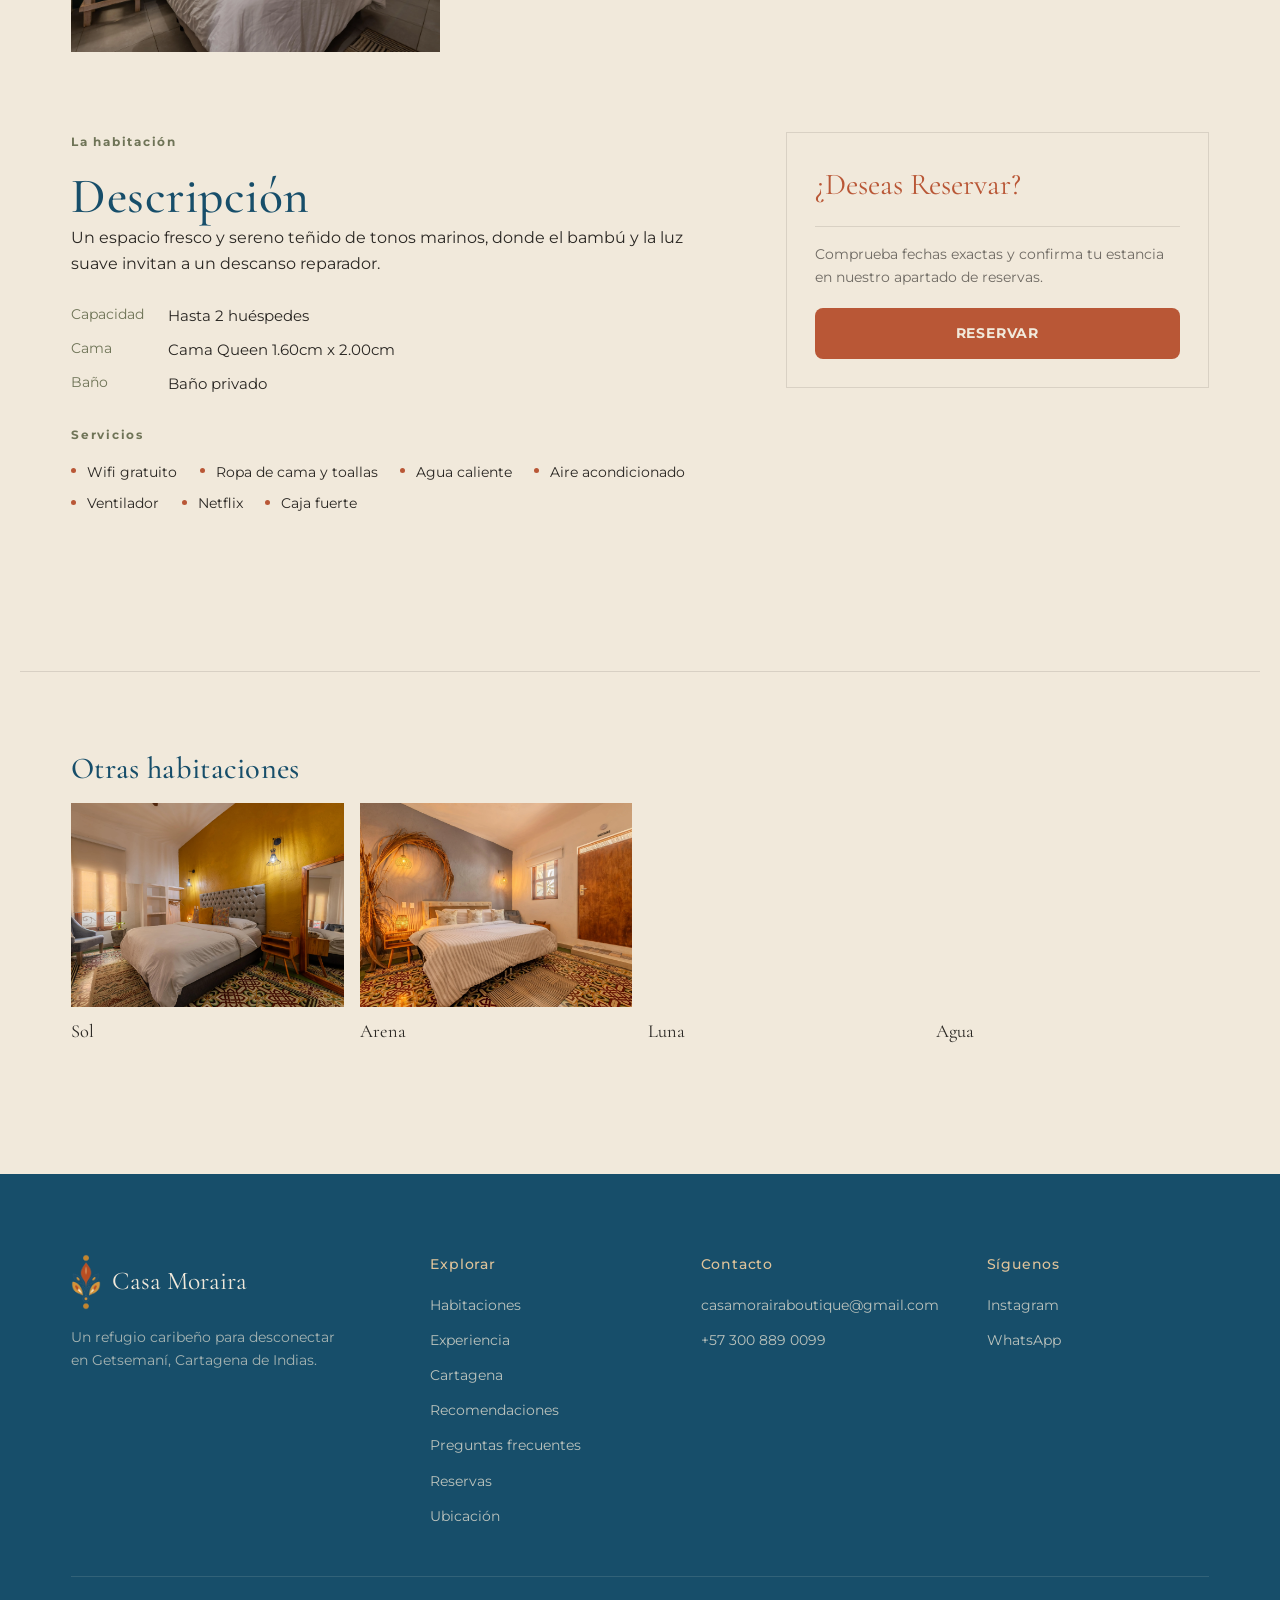
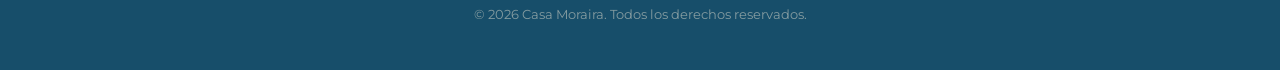
<file: habitaciones/mar.html>
<!DOCTYPE html>
<html lang="es-CO">
<head>
  <meta charset="UTF-8">
  <meta name="viewport" content="width=device-width, initial-scale=1.0">
  <title>Habitación Mar | Casa Moraira — Hotel boutique en Cartagena</title>
  <meta name="description" content="Habitación Mar en Casa Moraira, Getsemaní: la más amplia de la casa, cama Queen, baño privado y decoración artesanal en Cartagena.">
  <meta name="robots" content="index, follow, max-image-preview:large">
  <meta name="theme-color" content="#174E6A">
  <link rel="canonical" href="https://www.casamoraira.co/habitaciones/mar.html">
  <link rel="icon" type="image/webp" href="../assets/img/favicon.webp">
  <meta property="og:site_name" content="Casa Moraira">
  <meta property="og:type" content="website">
  <meta property="og:locale" content="es_CO">
  <meta property="og:title" content="Habitación Mar | Casa Moraira — Hotel boutique en Cartagena">
  <meta property="og:description" content="Habitación Mar en Casa Moraira, Getsemaní: la más amplia de la casa, cama Queen, baño privado y decoración artesanal en Cartagena.">
  <meta property="og:url" content="https://www.casamoraira.co/habitaciones/mar.html">
  <meta property="og:image" content="https://www.casamoraira.co/assets/img/room-mar.webp">
  <meta name="twitter:card" content="summary_large_image">
  <meta name="twitter:title" content="Habitación Mar | Casa Moraira — Hotel boutique en Cartagena">
  <meta name="twitter:description" content="Habitación Mar en Casa Moraira, Getsemaní: la más amplia de la casa, cama Queen, baño privado y decoración artesanal en Cartagena.">
  <meta name="twitter:image" content="https://www.casamoraira.co/assets/img/room-mar.webp">
  <link rel="preconnect" href="https://fonts.googleapis.com">
  <link rel="preconnect" href="https://fonts.gstatic.com" crossorigin>
  <link href="https://fonts.googleapis.com/css2?family=Cormorant+Garamond:ital,wght@0,400;0,500;0,600;1,400&family=Montserrat:wght@300;400;500;700&display=swap" rel="stylesheet">
  <link rel="stylesheet" href="../css/main.css">
  <script type="application/ld+json">
{
  "@context": "https://schema.org",
  "@type": "BreadcrumbList",
  "itemListElement": [
    {
      "@type": "ListItem",
      "position": 1,
      "name": "Inicio",
      "item": "https://www.casamoraira.co/"
    },
    {
      "@type": "ListItem",
      "position": 2,
      "name": "Habitaciones",
      "item": "https://www.casamoraira.co/habitaciones/habitaciones.html"
    },
    {
      "@type": "ListItem",
      "position": 3,
      "name": "Habitación Mar",
      "item": "https://www.casamoraira.co/habitaciones/mar.html"
    }
  ]
}
  </script>
  <script type="application/ld+json">
{
  "@context": "https://schema.org",
  "@type": "HotelRoom",
  "name": "Habitación Mar",
  "description": "Un espacio fresco y sereno teñido de tonos marinos, donde el bambú y la luz suave invitan a un descanso reparador.",
  "url": "https://www.casamoraira.co/habitaciones/mar.html",
  "image": [
    "https://www.casamoraira.co/assets/img/room-mar.webp"
  ],
  "bed": {
    "@type": "BedDetails",
    "typeOfBed": "Cama Queen"
  },
  "occupancy": {
    "@type": "QuantitativeValue",
    "maxValue": 2
  },
  "amenityFeature": [
    {
      "@type": "LocationFeatureSpecification",
      "name": "Ventana",
      "value": true
    },
    {
      "@type": "LocationFeatureSpecification",
      "name": "Wifi gratuito",
      "value": true
    },
    {
      "@type": "LocationFeatureSpecification",
      "name": "Ropa de cama y toallas",
      "value": true
    },
    {
      "@type": "LocationFeatureSpecification",
      "name": "Agua caliente",
      "value": true
    },
    {
      "@type": "LocationFeatureSpecification",
      "name": "Aire acondicionado",
      "value": true
    },
    {
      "@type": "LocationFeatureSpecification",
      "name": "Ventilador",
      "value": true
    },
    {
      "@type": "LocationFeatureSpecification",
      "name": "Netflix",
      "value": true
    },
    {
      "@type": "LocationFeatureSpecification",
      "name": "Caja fuerte",
      "value": true
    }
  ],
  "containedInPlace": {
    "@type": "Hotel",
    "name": "Casa Moraira",
    "url": "https://www.casamoraira.co/"
  }
}
  </script>
  <noscript><style>.reveal{opacity:1;transform:none}</style></noscript>
</head>
<body>
  <a class="skip-link" href="#contenido">Saltar al contenido</a>
  <header class="site-header" id="siteHeader">
    <div class="wrap">
      <a class="logo" href="../index.html" aria-label="Casa Moraira — Inicio">
        <img src="../assets/img/favicon.webp" alt="Casa Moraira Cartagena">
      </a>
      <button class="menu-toggle" id="menuToggle" aria-label="Abrir menú" aria-expanded="false" aria-controls="mainNav">
        <span></span><span></span><span></span>
      </button>
      <nav class="main-nav" id="mainNav" aria-label="Principal">
        <ul>
          <li><a href="../index.html">Inicio</a></li>
          <li><a href="../paginas/lacasa.html">La Casa</a></li>
          <li><a href="./habitaciones.html" aria-current="page">Habitaciones</a></li>
          <li><a href="../paginas/experiencia.html">Experiencia</a></li>
          <li><a href="../paginas/cartagena.html">Cartagena</a></li>
          <li><a href="../index.html#ubicacion">Ubicación</a></li>
          <li><a href="../paginas/recomendaciones.html">Recomendaciones</a></li>
          <li><a href="../paginas/faq.html">FAQ</a></li>
          <li><a href="../index.html#reservar" class="nav-cta">Reservar</a></li>
          <li class="nav-social">
            <ul>
              <li><a href="https://wa.me/573008890099" target="_blank" rel="noopener noreferrer" class="nav-icon nav-icon--whatsapp" aria-label="Escríbenos por WhatsApp"><img src="../assets/img/whatsapp.svg" alt="" width="24" height="24"></a></li>
              <li><a href="https://www.instagram.com/casa_moraira/" target="_blank" rel="noopener noreferrer" class="nav-icon nav-icon--instagram" aria-label="Síguenos en Instagram"><img src="../assets/img/instagram.svg" alt="" width="24" height="24"></a></li>
            </ul>
          </li>
        </ul>
      </nav>
    </div>
  </header>

  <main id="contenido">
    <section class="page-banner">
      <div class="page-banner__media">
        <img src="../assets/img/room-mar.webp" alt="Vista general de la habitación Mar en Casa Moraira, Getsemaní, Cartagena" fetchpriority="high" decoding="async">
      </div>
      <div class="wrap">
        <div class="page-banner__card reveal">
          <nav class="breadcrumb" aria-label="Migas de pan"><a href="../index.html">Inicio</a> / <a href="habitaciones.html">Habitaciones</a> / Mar</nav>
          <h1>Habitación Mar</h1>
          <hr class="divider">
          <p class="lead">Un espacio fresco y sereno de Casa Moraira, con troncos de mar y macramé.</p>
        </div>
      </div>
    </section>

    <section class="room-gallery-section">
      <div class="wrap">
        <div class="room-gallery">
          <a href="../assets/img/room-mar.webp"><img src="../assets/img/room-mar.webp" alt="Detalle de la habitación Mar en Casa Moraira, Getsemaní, Cartagena" loading="lazy" decoding="async"></a>
          <a href="../assets/img/room-mar-2.webp"><img src="../assets/img/room-mar-2.webp" alt="Detalle de la habitación Mar en Casa Moraira, Getsemaní, Cartagena" loading="lazy" decoding="async"></a>
          <a href="../assets/img/room-mar-3.webp"><img src="../assets/img/room-mar-3.webp" alt="Baño privado de la habitación Mar en Casa Moraira" loading="lazy" decoding="async"></a>
          <a href="../assets/img/room-mar-4.webp"><img src="../assets/img/room-mar-4.webp" alt="Rincón de descanso de la habitación Mar en Casa Moraira, Getsemaní, Cartagena" loading="lazy" decoding="async"></a>
        </div>
      </div>
    </section>

    <section class="room-detail">
      <div class="wrap room-detail-grid">
        <div class="room-detail-info reveal">
          <p class="kicker">La habitación</p>
          <h2>Descripción</h2>
        <p>Un espacio fresco y sereno teñido de tonos marinos, donde el bambú y la luz suave invitan a un descanso reparador.</p>

          <dl>
            <dt>Capacidad</dt>
            <dd>Hasta 2 huéspedes</dd>
            <dt>Cama</dt>
            <dd>Cama Queen 1.60cm x 2.00cm</dd>
            <dt>Baño</dt>
            <dd>Baño privado</dd>
          </dl>

          <p class="kicker">Servicios</p>
          <ul class="room-services">
          <li>Wifi gratuito</li>
          <li>Ropa de cama y toallas</li>
          <li>Agua caliente</li>
          <li>Aire acondicionado</li>
          <li>Ventilador</li>
          <li>Netflix</li>
          <li>Caja fuerte</li>
          </ul>
        </div>

        <aside class="booking-widget reveal" aria-label="Reserva">
          <div class="price-line">
            <span class="price">¿Deseas Reservar?</span>
          </div>
          <p class="booking-hint">Comprueba fechas exactas y confirma tu estancia en nuestro apartado de reservas.</p>
          <a href="../index.html#reservar" class="btn btn-primary btn-block">RESERVAR</a>
        </aside>
      </div>

      <div class="wrap other-rooms">
        <h2 class="title-sm">Otras habitaciones</h2>
        <div class="other-rooms-grid">
        <a class="other-room-card" href="sol.html">
          <img src="../assets/img/room-sol.webp" alt="Habitación Sol" loading="lazy" decoding="async">
          <span>Sol</span>
        </a>
        <a class="other-room-card" href="arena.html">
          <img src="../assets/img/room-arena.webp" alt="Habitación Arena" loading="lazy" decoding="async">
          <span>Arena</span>
        </a>
        <a class="other-room-card" href="luna.html">
          <img src="../assets/img/room-luna.webp" alt="Habitación Luna" loading="lazy" decoding="async">
          <span>Luna</span>
        </a>
        <a class="other-room-card" href="agua.html">
          <img src="../assets/img/room-agua.webp" alt="Habitación Agua" loading="lazy" decoding="async">
          <span>Agua</span>
        </a>
        </div>
      </div>
    </section>
  </main>

  <footer class="site-footer">
    <div class="wrap">
      <div class="footer-grid">
        <div class="footer-brand">
          <div class="footer-logo-row">
            <img src="../assets/img/logo-mini.webp" alt="" loading="lazy" aria-hidden="true">
            <p class="footer-logo">Casa Moraira</p>
          </div>
          <p class="footer-tag">Un refugio caribeño para desconectar en Getsemaní, Cartagena de Indias.</p>
        </div>
        <nav class="footer-col" aria-label="Explorar">
          <h4>Explorar</h4>
          <ul>
            <li><a href="habitaciones.html">Habitaciones</a></li>
            <li><a href="../paginas/experiencia.html">Experiencia</a></li>
            <li><a href="../paginas/cartagena.html">Cartagena</a></li>
            <li><a href="../paginas/recomendaciones.html">Recomendaciones</a></li>
            <li><a href="../paginas/faq.html">Preguntas frecuentes</a></li>
            <li><a href="../index.html#reservar">Reservas</a></li>
            <li><a href="../index.html#ubicacion">Ubicación</a></li>
          </ul>
        </nav>
        <div class="footer-col">
          <h4>Contacto</h4>
          <ul>
            <li><a href="mailto:casamorairaboutique@gmail.com">casamorairaboutique@gmail.com</a></li>
            <li><a href="https://wa.me/573008890099" target="_blank" rel="noopener noreferrer">+57 300 889 0099</a></li>
          </ul>
        </div>
        <div class="footer-col">
          <h4>Síguenos</h4>
          <ul>
            <li><a href="https://www.instagram.com/casa_moraira/" target="_blank" rel="noopener noreferrer">Instagram</a></li>
            <li><a href="https://wa.me/573008890099" target="_blank" rel="noopener noreferrer">WhatsApp</a></li>
          </ul>
        </div>
      </div>
      <div class="footer-bottom">
        <p>© 2026 Casa Moraira. Todos los derechos reservados.</p>
      </div>
    </div>
  </footer>

  <script src="../js/main.js" defer></script>
</body>
</html>
</file>
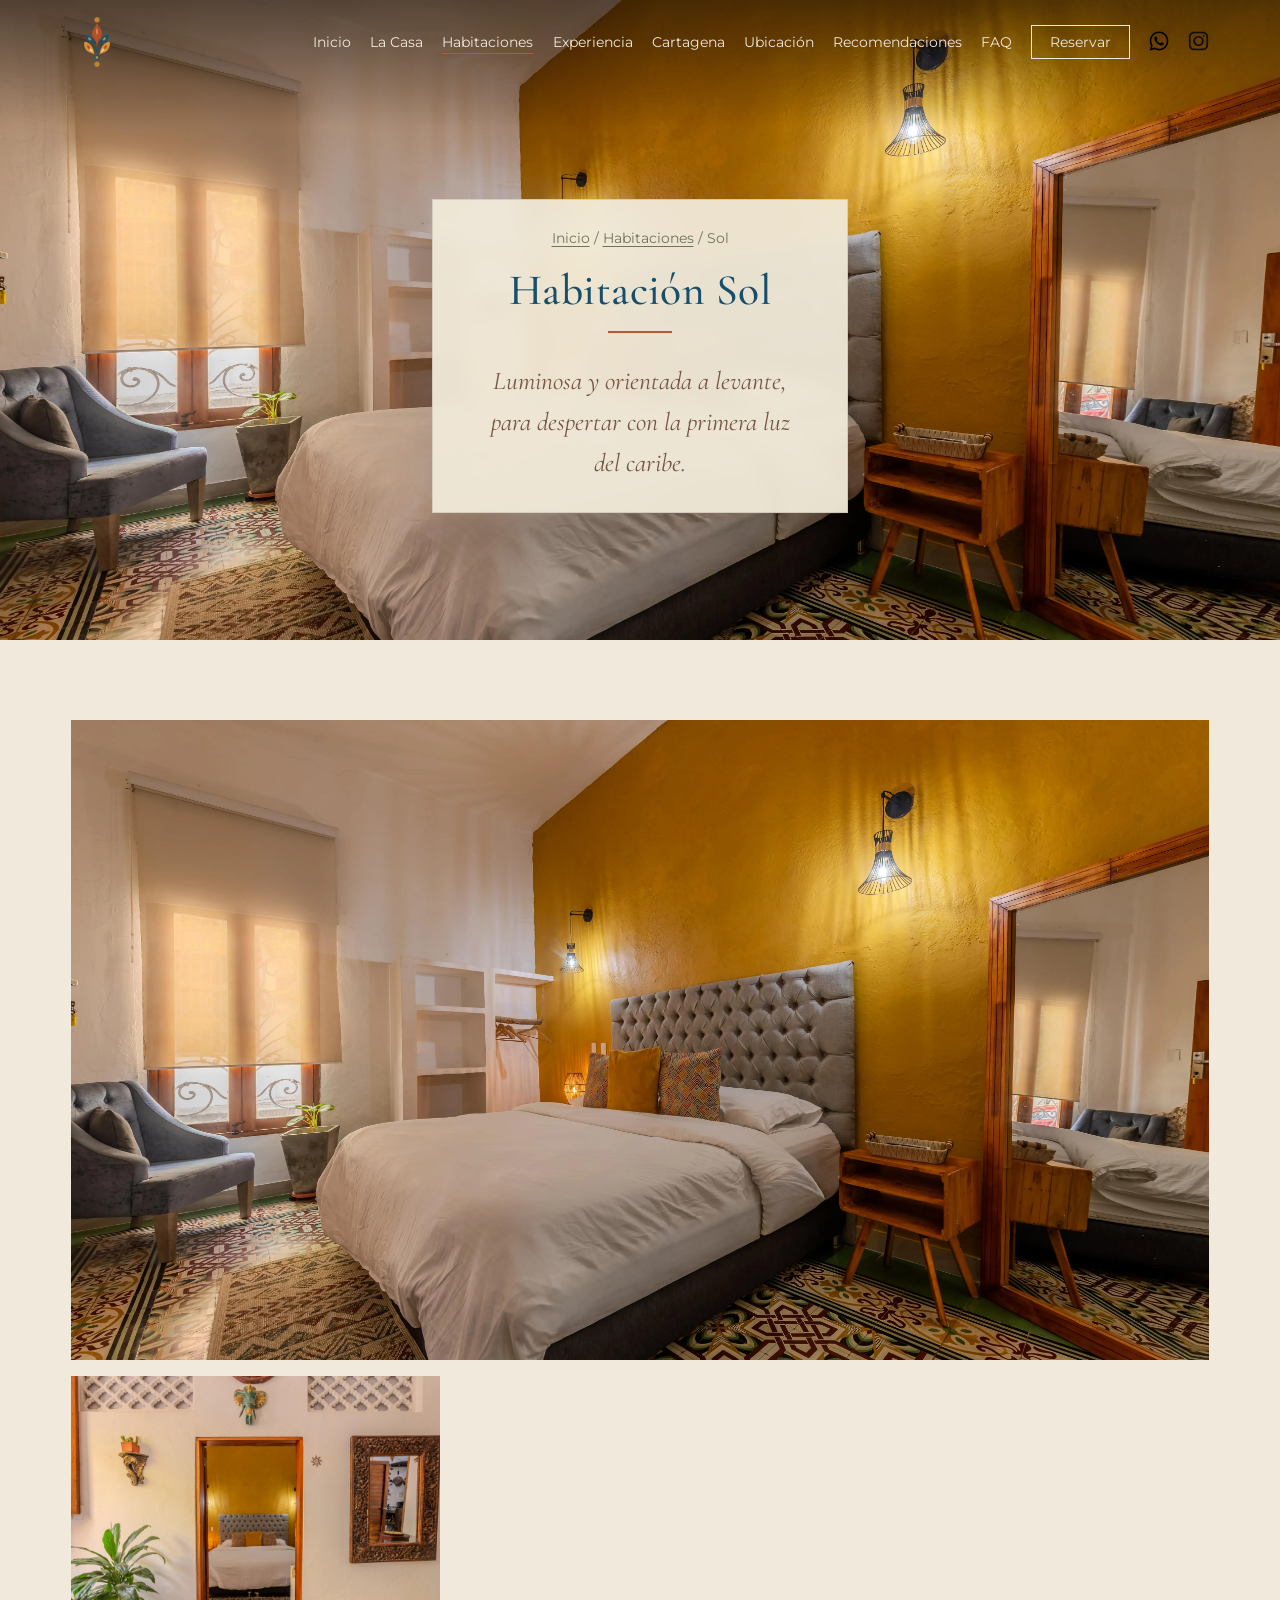
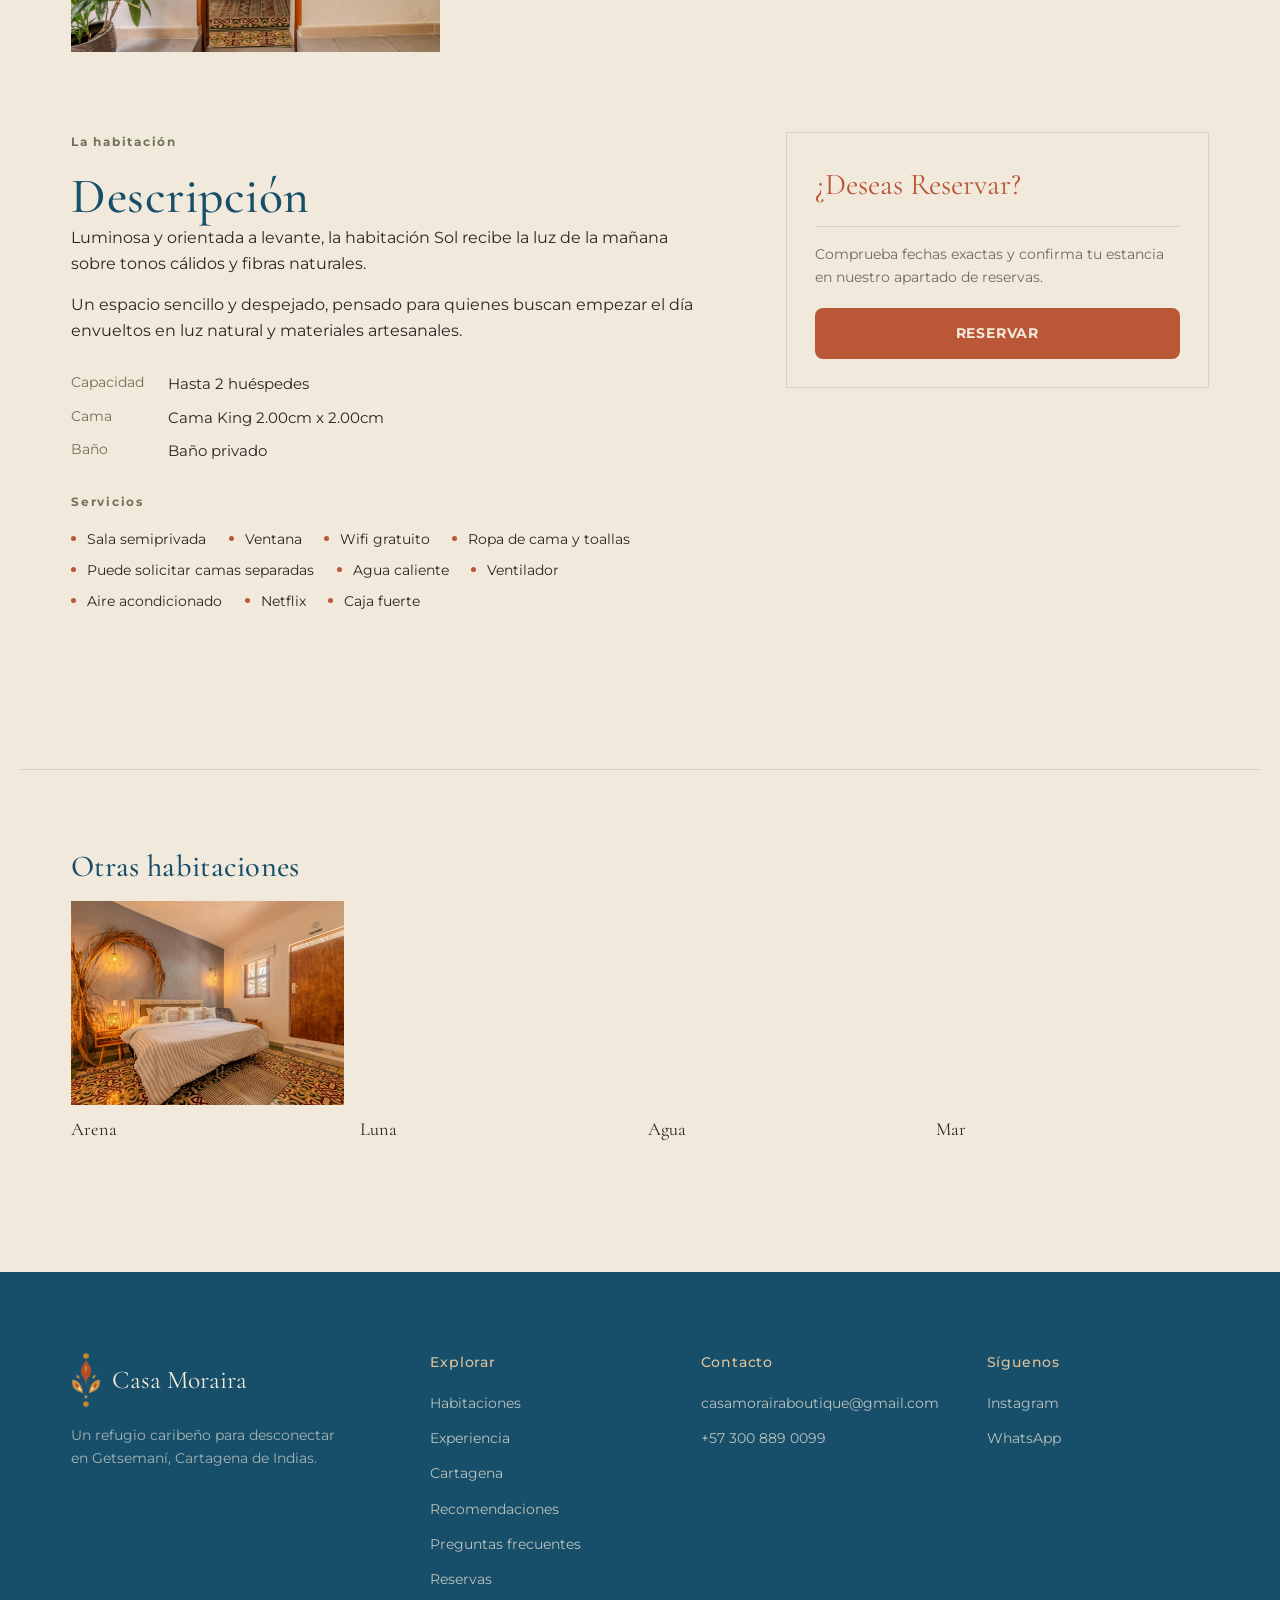
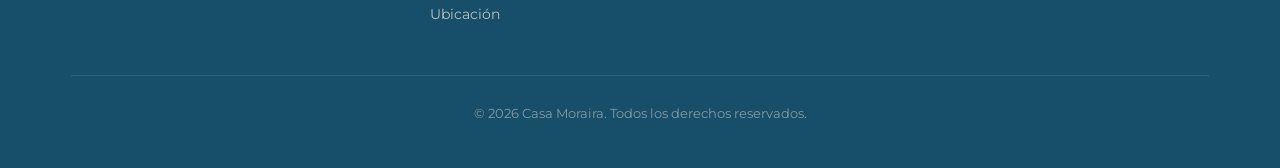
<file: habitaciones/sol.html>
<!DOCTYPE html>
<html lang="es-CO">
<head>
  <meta charset="UTF-8">
  <meta name="viewport" content="width=device-width, initial-scale=1.0">
  <title>Habitación Sol | Casa Moraira — Hotel boutique en Cartagena</title>
  <meta name="description" content="Habitación Sol en Casa Moraira, Getsemaní: cama King, baño privado, sala semiprivada y mucha luz natural. Hotel boutique con cuerpo de agua con chorros de relajación en Cartagena.">
  <meta name="robots" content="index, follow, max-image-preview:large">
  <meta name="theme-color" content="#174E6A">
  <link rel="canonical" href="https://www.casamoraira.co/habitaciones/sol.html">
  <link rel="icon" type="image/webp" href="../assets/img/favicon.webp">
  <meta property="og:site_name" content="Casa Moraira">
  <meta property="og:type" content="website">
  <meta property="og:locale" content="es_CO">
  <meta property="og:title" content="Habitación Sol | Casa Moraira — Hotel boutique en Cartagena">
  <meta property="og:description" content="Habitación Sol en Casa Moraira, Getsemaní: cama King, baño privado, sala semiprivada y mucha luz natural. Hotel boutique con cuerpo de agua con chorros de relajación
 en Cartagena.">
  <meta property="og:url" content="https://www.casamoraira.co/habitaciones/sol.html">
  <meta property="og:image" content="https://www.casamoraira.co/assets/img/room-sol.webp">
  <meta name="twitter:card" content="summary_large_image">
  <meta name="twitter:title" content="Habitación Sol | Casa Moraira — Hotel boutique en Cartagena">
  <meta name="twitter:description" content="Habitación Sol en Casa Moraira, Getsemaní: cama King, baño privado, sala semiprivada y mucha luz natural. Hotel boutique con cuerpo de agua con chorros de relajación en Cartagena.">
  <meta name="twitter:image" content="https://www.casamoraira.co/assets/img/room-sol.webp">
  <link rel="preconnect" href="https://fonts.googleapis.com">
  <link rel="preconnect" href="https://fonts.gstatic.com" crossorigin>
  <link href="https://fonts.googleapis.com/css2?family=Cormorant+Garamond:ital,wght@0,400;0,500;0,600;1,400&family=Montserrat:wght@300;400;500;700&display=swap" rel="stylesheet">
  <link rel="stylesheet" href="../css/main.css">
  <script type="application/ld+json">
{
  "@context": "https://schema.org",
  "@type": "BreadcrumbList",
  "itemListElement": [
    {
      "@type": "ListItem",
      "position": 1,
      "name": "Inicio",
      "item": "https://www.casamoraira.co/"
    },
    {
      "@type": "ListItem",
      "position": 2,
      "name": "Habitaciones",
      "item": "https://www.casamoraira.co/habitaciones/habitaciones.html"
    },
    {
      "@type": "ListItem",
      "position": 3,
      "name": "Habitación Sol",
      "item": "https://www.casamoraira.co/habitaciones/sol.html"
    }
  ]
}
  </script>
  <script type="application/ld+json">
{
  "@context": "https://schema.org",
  "@type": "HotelRoom",
  "name": "Habitación Sol",
  "description": "Luminosa y orientada a levante, la habitación Sol recibe la luz de la mañana sobre tonos cálidos y fibras naturales. Un espacio sencillo y despejado, pensado para quienes buscan empezar el día envueltos en luz natural y materiales artesanales.",
  "url": "https://www.casamoraira.co/habitaciones/sol.html",
  "image": [
    "https://www.casamoraira.co/assets/img/room-sol.webp"
  ],
  "bed": {
    "@type": "BedDetails",
    "typeOfBed": "Cama King"
  },
  "occupancy": {
    "@type": "QuantitativeValue",
    "maxValue": 2
  },
  "amenityFeature": [
    {
      "@type": "LocationFeatureSpecification",
      "name": "Sala semiprivada",
      "value": true
    },
    {
      "@type": "LocationFeatureSpecification",
      "name": "Ventana",
      "value": true
    },
    {
      "@type": "LocationFeatureSpecification",
      "name": "Wifi gratuito",
      "value": true
    },
    {
      "@type": "LocationFeatureSpecification",
      "name": "Ropa de cama y toallas",
      "value": true
    },
    {
      "@type": "LocationFeatureSpecification",
      "name": "Agua caliente",
      "value": true
    },
    {
      "@type": "LocationFeatureSpecification",
      "name": "Aire acondicionado",
      "value": true
    },
    {
      "@type": "LocationFeatureSpecification",
      "name": "Netflix",
      "value": true
    },
    {
      "@type": "LocationFeatureSpecification",
      "name": "Caja fuerte",
      "value": true
    }
  ],
  "containedInPlace": {
    "@type": "Hotel",
    "name": "Casa Moraira",
    "url": "https://www.casamoraira.co/"
  }
}
  </script>
  <noscript><style>.reveal{opacity:1;transform:none}</style></noscript>
</head>
<body>
  <a class="skip-link" href="#contenido">Saltar al contenido</a>
  <header class="site-header" id="siteHeader">
    <div class="wrap">
      <a class="logo" href="../index.html" aria-label="Casa Moraira — Inicio">
        <img src="../assets/img/favicon.webp" alt="Casa Moraira Cartagena">
      </a>
      <button class="menu-toggle" id="menuToggle" aria-label="Abrir menú" aria-expanded="false" aria-controls="mainNav">
        <span></span><span></span><span></span>
      </button>
      <nav class="main-nav" id="mainNav" aria-label="Principal">
        <ul>
          <li><a href="../index.html">Inicio</a></li>
          <li><a href="../paginas/lacasa.html">La Casa</a></li>
          <li><a href="./habitaciones.html" aria-current="page">Habitaciones</a></li>
          <li><a href="../paginas/experiencia.html">Experiencia</a></li>
          <li><a href="../paginas/cartagena.html">Cartagena</a></li>
          <li><a href="../index.html#ubicacion">Ubicación</a></li>
          <li><a href="../paginas/recomendaciones.html">Recomendaciones</a></li>
          <li><a href="../paginas/faq.html">FAQ</a></li>
          <li><a href="../index.html#reservar" class="nav-cta">Reservar</a></li>
          <li class="nav-social">
            <ul>
              <li><a href="https://wa.me/573008890099" target="_blank" rel="noopener noreferrer" class="nav-icon nav-icon--whatsapp" aria-label="Escríbenos por WhatsApp"><img src="../assets/img/whatsapp.svg" alt="" width="24" height="24"></a></li>
              <li><a href="https://www.instagram.com/casa_moraira/" target="_blank" rel="noopener noreferrer" class="nav-icon nav-icon--instagram" aria-label="Síguenos en Instagram"><img src="../assets/img/instagram.svg" alt="" width="24" height="24"></a></li>
            </ul>
          </li>
        </ul>
      </nav>
    </div>
  </header>

  <main id="contenido">
    <section class="page-banner">
      <div class="page-banner__media">
        <img src="../assets/img/room-sol.webp" alt="Vista general de la habitación Sol en Casa Moraira, Getsemaní, Cartagena" fetchpriority="high" decoding="async">
      </div>
      <div class="wrap">
        <div class="page-banner__card reveal">
          <nav class="breadcrumb" aria-label="Migas de pan"><a href="../index.html">Inicio</a> / <a href="habitaciones.html">Habitaciones</a> / Sol</nav>
          <h1>Habitación Sol</h1>
          <hr class="divider">
          <p class="lead">Luminosa y orientada a levante, para despertar con la primera luz del caribe.</p>
        </div>
      </div>
    </section>

    <section class="room-gallery-section">
      <div class="wrap">
        <div class="room-gallery">
          <a href="../assets/img/room-sol.webp"><img src="../assets/img/room-sol.webp" alt="Detalle de la habitación Sol en Casa Moraira, Getsemaní, Cartagena" loading="lazy" decoding="async">
          <a href="../assets/img/room-sol-2.webp"><img src="../assets/img/room-sol-2.webp" alt="Detalle de la habitación Sol en Casa Moraira, Getsemaní, Cartagena" loading="lazy" decoding="async"></a>
          <a href="../assets/img/room-sol-3.webp"><img src="../assets/img/room-sol-3.webp" alt="Baño privado de la habitación Sol en Casa Moraira" loading="lazy" decoding="async"></a>
          <a href="../assets/img/room-sol-4.webp"><img src="../assets/img/room-sol-4.webp" alt="Rincón de descanso de la habitación Sol en Casa Moraira, Getsemaní, Cartagena" loading="lazy" decoding="async"></a>
        </div>
      </div>
    </section>

    <section class="room-detail">
      <div class="wrap room-detail-grid">
        <div class="room-detail-info reveal">
          <p class="kicker">La habitación</p>
          <h2>Descripción</h2>
        <p>Luminosa y orientada a levante, la habitación Sol recibe la luz de la mañana sobre tonos cálidos y fibras naturales.</p>
        <p>Un espacio sencillo y despejado, pensado para quienes buscan empezar el día envueltos en luz natural y materiales artesanales.</p>

          <dl>
            <dt>Capacidad</dt>
            <dd>Hasta 2 huéspedes</dd>
            <dt>Cama</dt>
            <dd>Cama King 2.00cm x 2.00cm</dd>
            <dt>Baño</dt>
            <dd>Baño privado</dd>
          </dl>

          <p class="kicker">Servicios</p>
          <ul class="room-services">
          <li>Sala semiprivada</li>
          <li>Ventana</li>
          <li>Wifi gratuito</li>
          <li>Ropa de cama y toallas</li>
          <li>Puede solicitar camas separadas</li>
          <li>Agua caliente</li>
          <li>Ventilador</li>
          <li>Aire acondicionado</li> 
          <li>Netflix</li>
          <li>Caja fuerte</li>
          </ul>
        </div>

        <aside class="booking-widget reveal" aria-label="Reserva">
          <div class="price-line">
            <span class="price">¿Deseas Reservar?</span>
          </div>
          <p class="booking-hint">Comprueba fechas exactas y confirma tu estancia en nuestro apartado de reservas.</p>
          <a href="../index.html#reservar" class="btn btn-primary btn-block">RESERVAR</a>
        </aside>
      </div>

      <div class="wrap other-rooms">
        <h2 class="title-sm">Otras habitaciones</h2>
        <div class="other-rooms-grid">
        <a class="other-room-card" href="arena.html">
          <img src="../assets/img/room-arena.webp" alt="Habitación Arena" loading="lazy" decoding="async">
          <span>Arena</span>
        </a>
        <a class="other-room-card" href="luna.html">
          <img src="../assets/img/room-luna.webp" alt="Habitación Luna" loading="lazy" decoding="async">
          <span>Luna</span>
        </a>
        <a class="other-room-card" href="agua.html">
          <img src="../assets/img/room-agua.webp" alt="Habitación Agua" loading="lazy" decoding="async">
          <span>Agua</span>
        </a>
        <a class="other-room-card" href="mar.html">
          <img src="../assets/img/room-mar.webp" alt="Habitación Mar" loading="lazy" decoding="async">
          <span>Mar</span>
        </a>
        </div>
      </div>
    </section>
  </main>

  <footer class="site-footer">
    <div class="wrap">
      <div class="footer-grid">
        <div class="footer-brand">
          <div class="footer-logo-row">
            <img src="../assets/img/logo-mini.webp" alt="" loading="lazy" aria-hidden="true">
            <p class="footer-logo">Casa Moraira</p>
          </div>
          <p class="footer-tag">Un refugio caribeño para desconectar en Getsemaní, Cartagena de Indias.</p>
        </div>
        <nav class="footer-col" aria-label="Explorar">
          <h4>Explorar</h4>
          <ul>
            <li><a href="habitaciones.html">Habitaciones</a></li>
            <li><a href="../paginas/experiencia.html">Experiencia</a></li>
            <li><a href="../paginas/cartagena.html">Cartagena</a></li>
            <li><a href="../paginas/recomendaciones.html">Recomendaciones</a></li>
            <li><a href="../paginas/faq.html">Preguntas frecuentes</a></li>
            <li><a href="../index.html#reservar">Reservas</a></li>
            <li><a href="../index.html#ubicacion">Ubicación</a></li>
          </ul>
        </nav>
        <div class="footer-col">
          <h4>Contacto</h4>
          <ul>
            <li><a href="mailto:casamorairaboutique@gmail.com">casamorairaboutique@gmail.com</a></li>
            <li><a href="https://wa.me/573008890099" target="_blank" rel="noopener noreferrer">+57 300 889 0099</a></li>
          </ul>
        </div>
        <div class="footer-col">
          <h4>Síguenos</h4>
          <ul>
            <li><a href="https://www.instagram.com/casa_moraira/" target="_blank" rel="noopener noreferrer">Instagram</a></li>
            <li><a href="https://wa.me/573008890099" target="_blank" rel="noopener noreferrer">WhatsApp</a></li>
          </ul>
        </div>
      </div>
      <div class="footer-bottom">
        <p>© 2026 Casa Moraira. Todos los derechos reservados.</p>
      </div>
    </div>
  </footer>

  <script src="../js/main.js" defer></script>
</body>
</html>
</file>
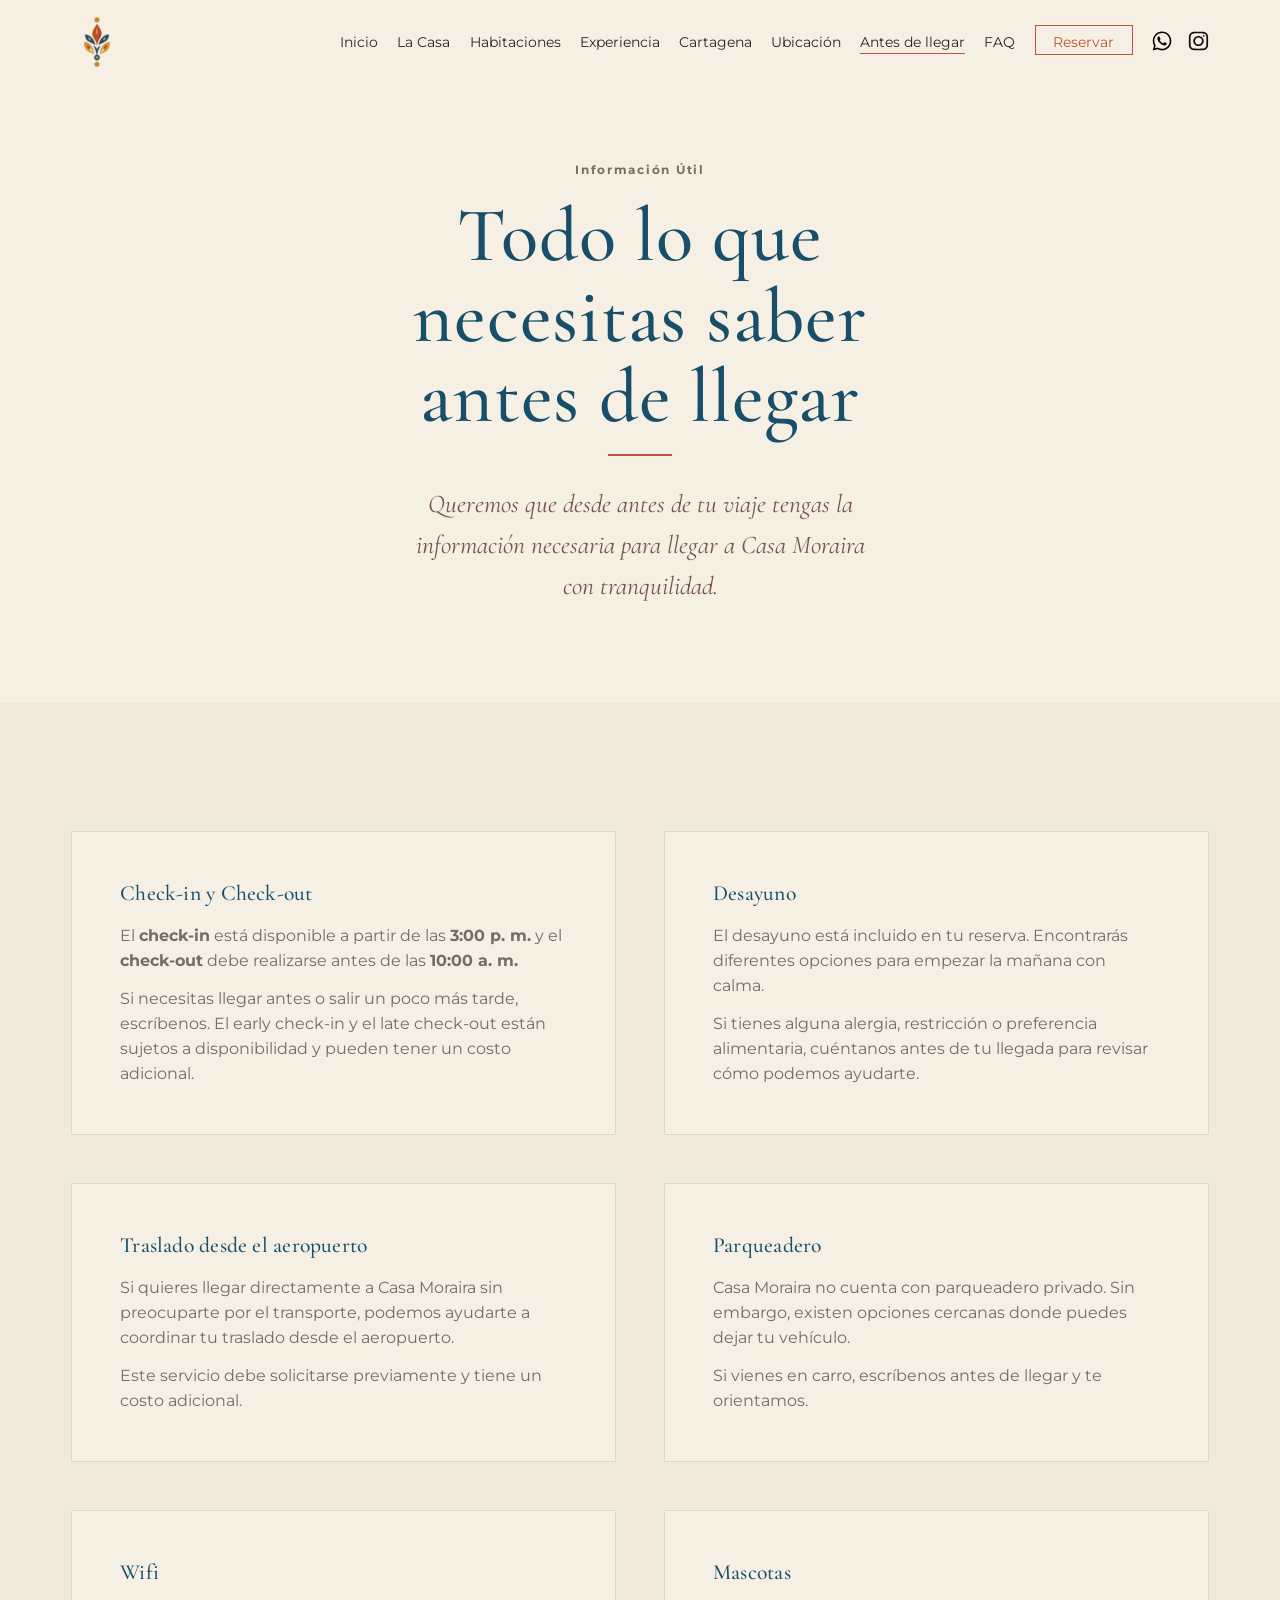
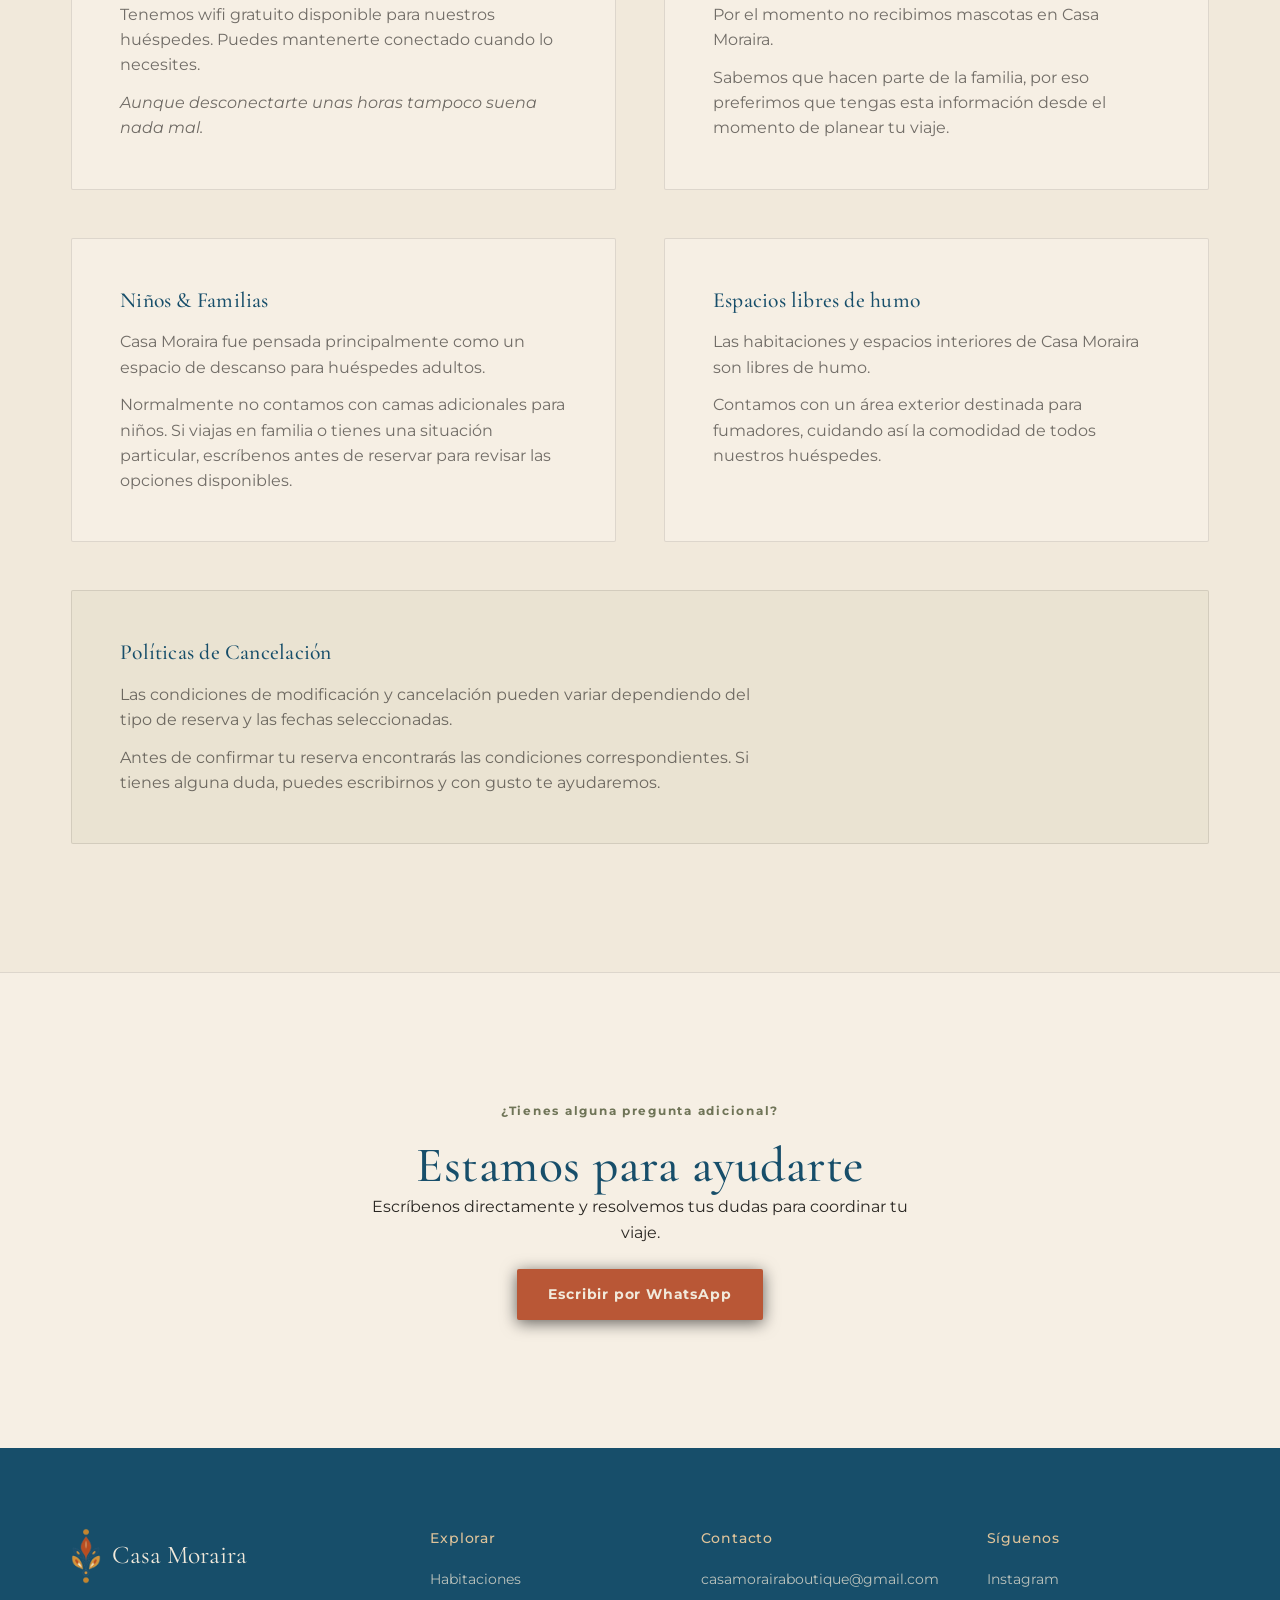
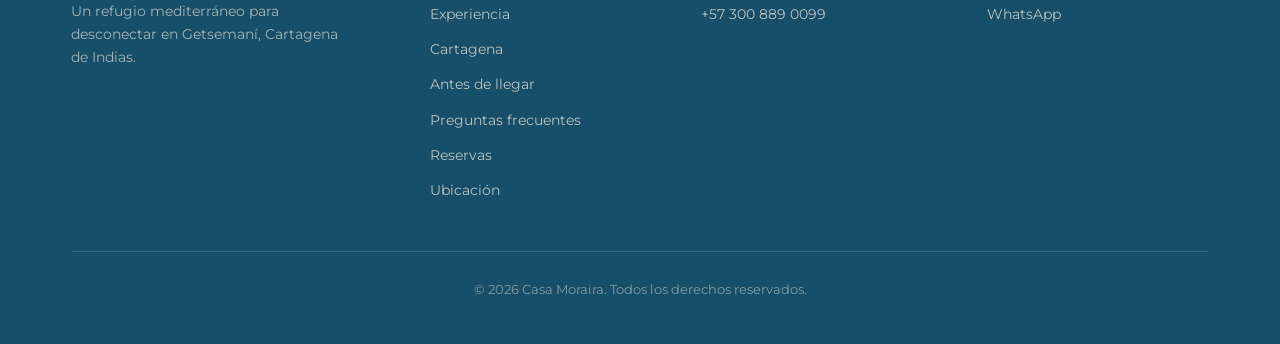
<file: paginas/antes-de-llegar.html>
<!DOCTYPE html>
<html lang="es-CO">
<head>
  <meta charset="UTF-8">
  <meta name="viewport" content="width=device-width, initial-scale=1.0">
  <title>Antes de llegar | Check-in, desayuno y traslados — Casa Moraira</title>
  <meta name="description" content="Check-in desde las 3:00 p. m., desayuno incluido, traslado al aeropuerto, parqueadero, wifi y políticas de Casa Moraira en Getsemaní, Cartagena.">
  <meta name="robots" content="index, follow, max-image-preview:large">
  <meta name="theme-color" content="#174E6A">
  <link rel="canonical" href="https://www.casamoraira.co/paginas/antes-de-llegar.html">
  <link rel="icon" type="image/webp" href="../assets/img/favicon.webp">
  <meta property="og:site_name" content="Casa Moraira">
  <meta property="og:type" content="website">
  <meta property="og:locale" content="es_CO">
  <meta property="og:title" content="Antes de llegar | Check-in, desayuno y traslados — Casa Moraira">
  <meta property="og:description" content="Check-in desde las 3:00 p. m., desayuno incluido, traslado al aeropuerto, parqueadero, wifi y políticas de Casa Moraira en Getsemaní, Cartagena.">
  <meta property="og:url" content="https://www.casamoraira.co/paginas/antes-de-llegar.html">
  <meta property="og:image" content="https://www.casamoraira.co/assets/img/hero-villa.webp">
  <meta name="twitter:card" content="summary_large_image">
  <meta name="twitter:title" content="Antes de llegar | Check-in, desayuno y traslados — Casa Moraira">
  <meta name="twitter:description" content="Check-in desde las 3:00 p. m., desayuno incluido, traslado al aeropuerto, parqueadero, wifi y políticas de Casa Moraira en Getsemaní, Cartagena.">
  <meta name="twitter:image" content="https://www.casamoraira.co/assets/img/hero-villa.webp">
  <link rel="preconnect" href="https://fonts.googleapis.com">
  <link rel="preconnect" href="https://fonts.gstatic.com" crossorigin>
  <link href="https://fonts.googleapis.com/css2?family=Cormorant+Garamond:ital,wght@0,400;0,500;0,600;1,400&family=Montserrat:wght@300;400;500;700&display=swap" rel="stylesheet">
  <link rel="stylesheet" href="../css/styles.css">
  <link rel="stylesheet" href="../css/antes-de-llegar.css">
  <script type="application/ld+json">
{
  "@context": "https://schema.org",
  "@type": "BreadcrumbList",
  "itemListElement": [
    {
      "@type": "ListItem",
      "position": 1,
      "name": "Inicio",
      "item": "https://www.casamoraira.co/"
    },
    {
      "@type": "ListItem",
      "position": 2,
      "name": "Antes de llegar",
      "item": "https://www.casamoraira.co/paginas/antes-de-llegar.html"
    }
  ]
}
  </script>
  <noscript><style>.reveal{opacity:1;transform:none}</style></noscript>
</head>
<body>
  <a class="skip-link" href="#contenido">Saltar al contenido</a>
  <header class="site-hab" id="siteHeader">
    <div class="wrap">
      <a class="logo" href="../index.html" aria-label="Casa Moraira — Inicio">
        <img src="../assets/img/favicon.webp" alt="Casa Moraira Cartagena">
      </a>
      <button class="menu-toggle" id="menuToggle" aria-label="Abrir menú" aria-expanded="false" aria-controls="mainNav">
        <span></span><span></span><span></span>
      </button>
      <nav class="main-nav" id="mainNav" aria-label="Principal">
        <ul>
          <li><a href="../index.html">Inicio</a></li>
          <li><a href="lacasa.html">La Casa</a></li>
          <li><a href="../habitaciones/habitaciones.html">Habitaciones</a></li>
          <li><a href="experiencia.html">Experiencia</a></li>
          <li><a href="cartagena.html">Cartagena</a></li>
          <li><a href="../index.html#ubicacion">Ubicación</a></li>
          <li><a href="antes-de-llegar.html" aria-current="page">Antes de llegar</a></li>
          <li><a href="faq.html">FAQ</a></li>
          <li><a href="../index.html#reservar" class="nav-ctahab">Reservar</a></li>
          <li class="redesSociales">
            <ul>
              <li><a href="https://wa.me/573008890099" target="_blank" rel="noopener noreferrer" class="nav-icon nav-icon--whatsapp" aria-label="Escríbenos por WhatsApp"><img src="../assets/img/whatsapp.svg" alt="" width="24" height="24"></a></li>
              <li><a href="https://www.instagram.com/casa_moraira/" target="_blank" rel="noopener noreferrer" class="nav-icon nav-icon--instagram" aria-label="Síguenos en Instagram"><img src="../assets/img/instagram.svg" alt="" width="24" height="24"></a></li>
            </ul>
          </li>
        </ul>
      </nav>
    </div>
  </header>

  <main id="contenido">
    <!-- =================== HERO ANTES DE LLEGAR =================== -->
    <section class="hero-llegada">
      <div class="wrap text-center-narrow reveal">
        <p class="kicker">Información Útil</p>
        <h1>Todo lo que necesitas saber antes de llegar</h1>
        <hr class="divider center-divider">
        <p class="lead">
          Queremos que desde antes de tu viaje tengas la información necesaria para llegar a Casa Moraira con tranquilidad.
        </p>
      </div>
    </section>

    <!-- =================== MÓDULOS DE INFORMACIÓN (GRID) =================== -->
    <section class="seccion-info-guia">
      <div class="wrap">
        <div class="grid-llegada reveal">

          <!-- Check-in & Check-out -->
          <article class="card-info">
            <div class="card-head">
              <h3>Check-in y Check-out</h3>
            </div>
            <div class="card-body">
              <p>El <strong>check-in</strong> está disponible a partir de las <strong>3:00 p. m.</strong> y el <strong>check-out</strong> debe realizarse antes de las <strong>10:00 a. m.</strong></p>
              <p>Si necesitas llegar antes o salir un poco más tarde, escríbenos. El early check-in y el late check-out están sujetos a disponibilidad y pueden tener un costo adicional.</p>
            </div>
          </article>

          <!-- Desayuno -->
          <article class="card-info">
            <div class="card-head">
              <h3>Desayuno</h3>
            </div>
            <div class="card-body">
              <p>El desayuno está incluido en tu reserva. Encontrarás diferentes opciones para empezar la mañana con calma.</p>
              <p>Si tienes alguna alergia, restricción o preferencia alimentaria, cuéntanos antes de tu llegada para revisar cómo podemos ayudarte.</p>
            </div>
          </article>

          <!-- Traslado desde el aeropuerto -->
          <article class="card-info">
            <div class="card-head">
              <h3>Traslado desde el aeropuerto</h3>
            </div>
            <div class="card-body">
              <p>Si quieres llegar directamente a Casa Moraira sin preocuparte por el transporte, podemos ayudarte a coordinar tu traslado desde el aeropuerto.</p>
              <p>Este servicio debe solicitarse previamente y tiene un costo adicional.</p>
            </div>
          </article>

          <!-- Parqueadero -->
          <article class="card-info">
            <div class="card-head">
              <h3>Parqueadero</h3>
            </div>
            <div class="card-body">
              <p>Casa Moraira no cuenta con parqueadero privado. Sin embargo, existen opciones cercanas donde puedes dejar tu vehículo.</p>
              <p>Si vienes en carro, escríbenos antes de llegar y te orientamos.</p>
            </div>
          </article>

          <!-- Wifi -->
          <article class="card-info">
            <div class="card-head">
              <h3>Wifi</h3>
            </div>
            <div class="card-body">
              <p>Tenemos wifi gratuito disponible para nuestros huéspedes. Puedes mantenerte conectado cuando lo necesites.</p>
              <p class="nota-suave">Aunque desconectarte unas horas tampoco suena nada mal.</p>
            </div>
          </article>

          <!-- Mascotas -->
          <article class="card-info">
            <div class="card-head">
              <h3>Mascotas</h3>
            </div>
            <div class="card-body">
              <p>Por el momento no recibimos mascotas en Casa Moraira.</p>
              <p>Sabemos que hacen parte de la familia, por eso preferimos que tengas esta información desde el momento de planear tu viaje.</p>
            </div>
          </article>

          <!-- Niños -->
          <article class="card-info">
            <div class="card-head">
              <h3>Niños & Familias</h3>
            </div>
            <div class="card-body">
              <p>Casa Moraira fue pensada principalmente como un espacio de descanso para huéspedes adultos.</p>
              <p>Normalmente no contamos con camas adicionales para niños. Si viajas en familia o tienes una situación particular, escríbenos antes de reservar para revisar las opciones disponibles.</p>
            </div>
          </article>

          <!-- Espacios libres de humo -->
          <article class="card-info">
            <div class="card-head">
              <h3>Espacios libres de humo</h3>
            </div>
            <div class="card-body">
              <p>Las habitaciones y espacios interiores de Casa Moraira son libres de humo.</p>
              <p>Contamos con un área exterior destinada para fumadores, cuidando así la comodidad de todos nuestros huéspedes.</p>
            </div>
          </article>

          <!-- Cancelaciones -->
          <article class="card-info card-destacada">
            <div class="card-head">
              <h3>Políticas de Cancelación</h3>
            </div>
            <div class="card-body">
              <p>Las condiciones de modificación y cancelación pueden variar dependiendo del tipo de reserva y las fechas seleccionadas.</p>
              <p>Antes de confirmar tu reserva encontrarás las condiciones correspondientes. Si tienes alguna duda, puedes escribirnos y con gusto te ayudaremos.</p>
            </div>
          </article>

        </div>
      </div>
    </section>

    <!-- =================== DUDAS / CONTACTO =================== -->
    <section class="seccion-dudas">
      <div class="wrap text-center-narrow reveal">
        <p class="kicker">¿Tienes alguna pregunta adicional?</p>
        <h2>Estamos para ayudarte</h2>
        <p>Escríbenos directamente y resolvemos tus dudas para coordinar tu viaje.</p>
        <div class="hero-actions" style="margin-top: 1.5rem;">
          <a href="https://wa.me/573008890099" target="_blank" rel="noopener" class="btn btn-primary">Escribir por WhatsApp</a>
        </div>
      </div>
    </section>



  </main>

  <footer class="site-footer">
    <div class="wrap">
      <div class="footer-grid">
        <div class="footer-brand">
          <div class="footer-logo-row">
            <img src="../assets/img/logo-mini.webp" alt="" loading="lazy" aria-hidden="true">
            <p class="footer-logo">Casa Moraira</p>
          </div>
          <p class="footer-tag">Un refugio mediterráneo para desconectar en Getsemaní, Cartagena de Indias.</p>
        </div>
        <nav class="footer-col" aria-label="Explorar">
          <h4>Explorar</h4>
          <ul>
            <li><a href="../habitaciones/habitaciones.html">Habitaciones</a></li>
            <li><a href="experiencia.html">Experiencia</a></li>
            <li><a href="cartagena.html">Cartagena</a></li>
            <li><a href="antes-de-llegar.html">Antes de llegar</a></li>
            <li><a href="faq.html">Preguntas frecuentes</a></li>
            <li><a href="../index.html#reservar">Reservas</a></li>
            <li><a href="../index.html#ubicacion">Ubicación</a></li>
          </ul>
        </nav>
        <div class="footer-col">
          <h4>Contacto</h4>
          <ul>
            <li><a href="mailto:casamorairaboutique@gmail.com">casamorairaboutique@gmail.com</a></li>
            <li><a href="https://wa.me/573008890099" target="_blank" rel="noopener noreferrer">+57 300 889 0099</a></li>
          </ul>
        </div>
        <div class="footer-col">
          <h4>Síguenos</h4>
          <ul>
            <li><a href="https://www.instagram.com/casa_moraira/" target="_blank" rel="noopener noreferrer">Instagram</a></li>
            <li><a href="https://wa.me/573008890099" target="_blank" rel="noopener noreferrer">WhatsApp</a></li>
          </ul>
        </div>
      </div>
      <div class="footer-bottom">
        <p>© 2026 Casa Moraira. Todos los derechos reservados.</p>
      </div>
    </div>
  </footer>

  <script src="../js/main.js" defer></script>
</body>
</html>
</file>
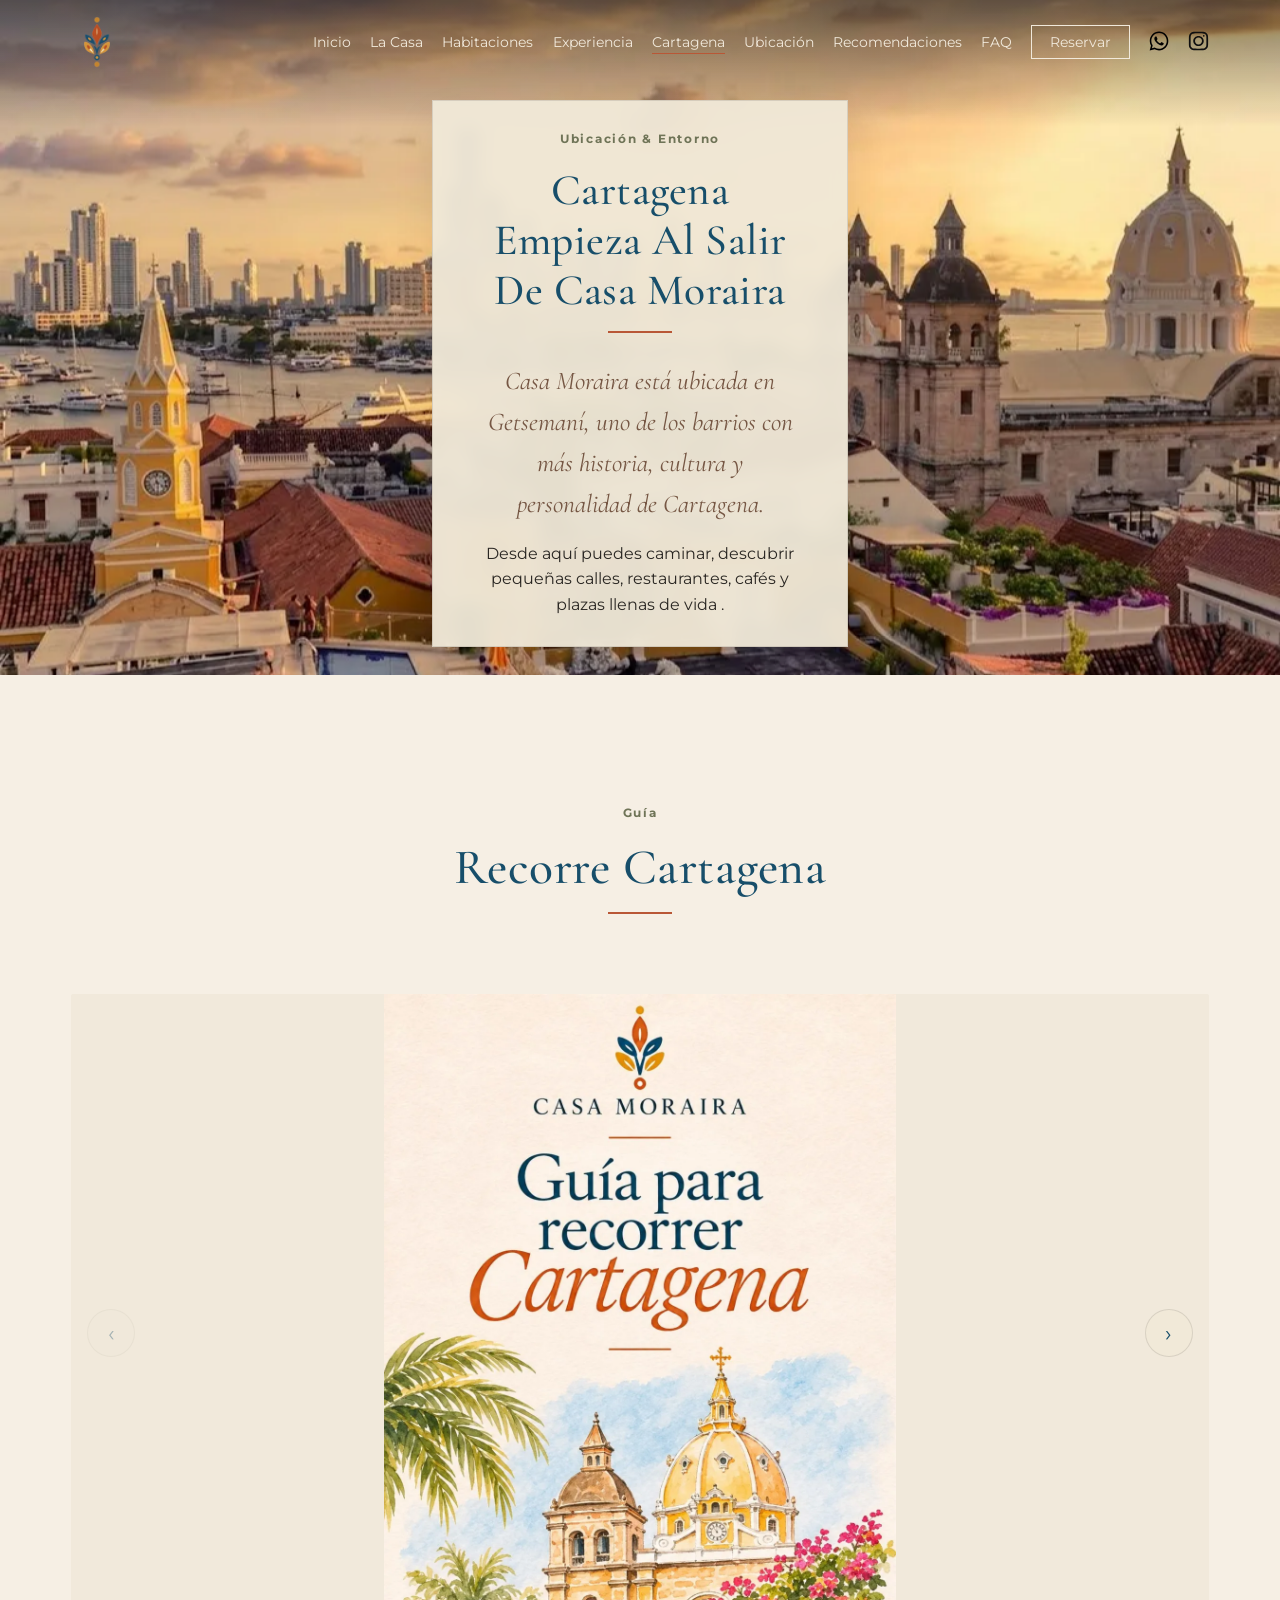
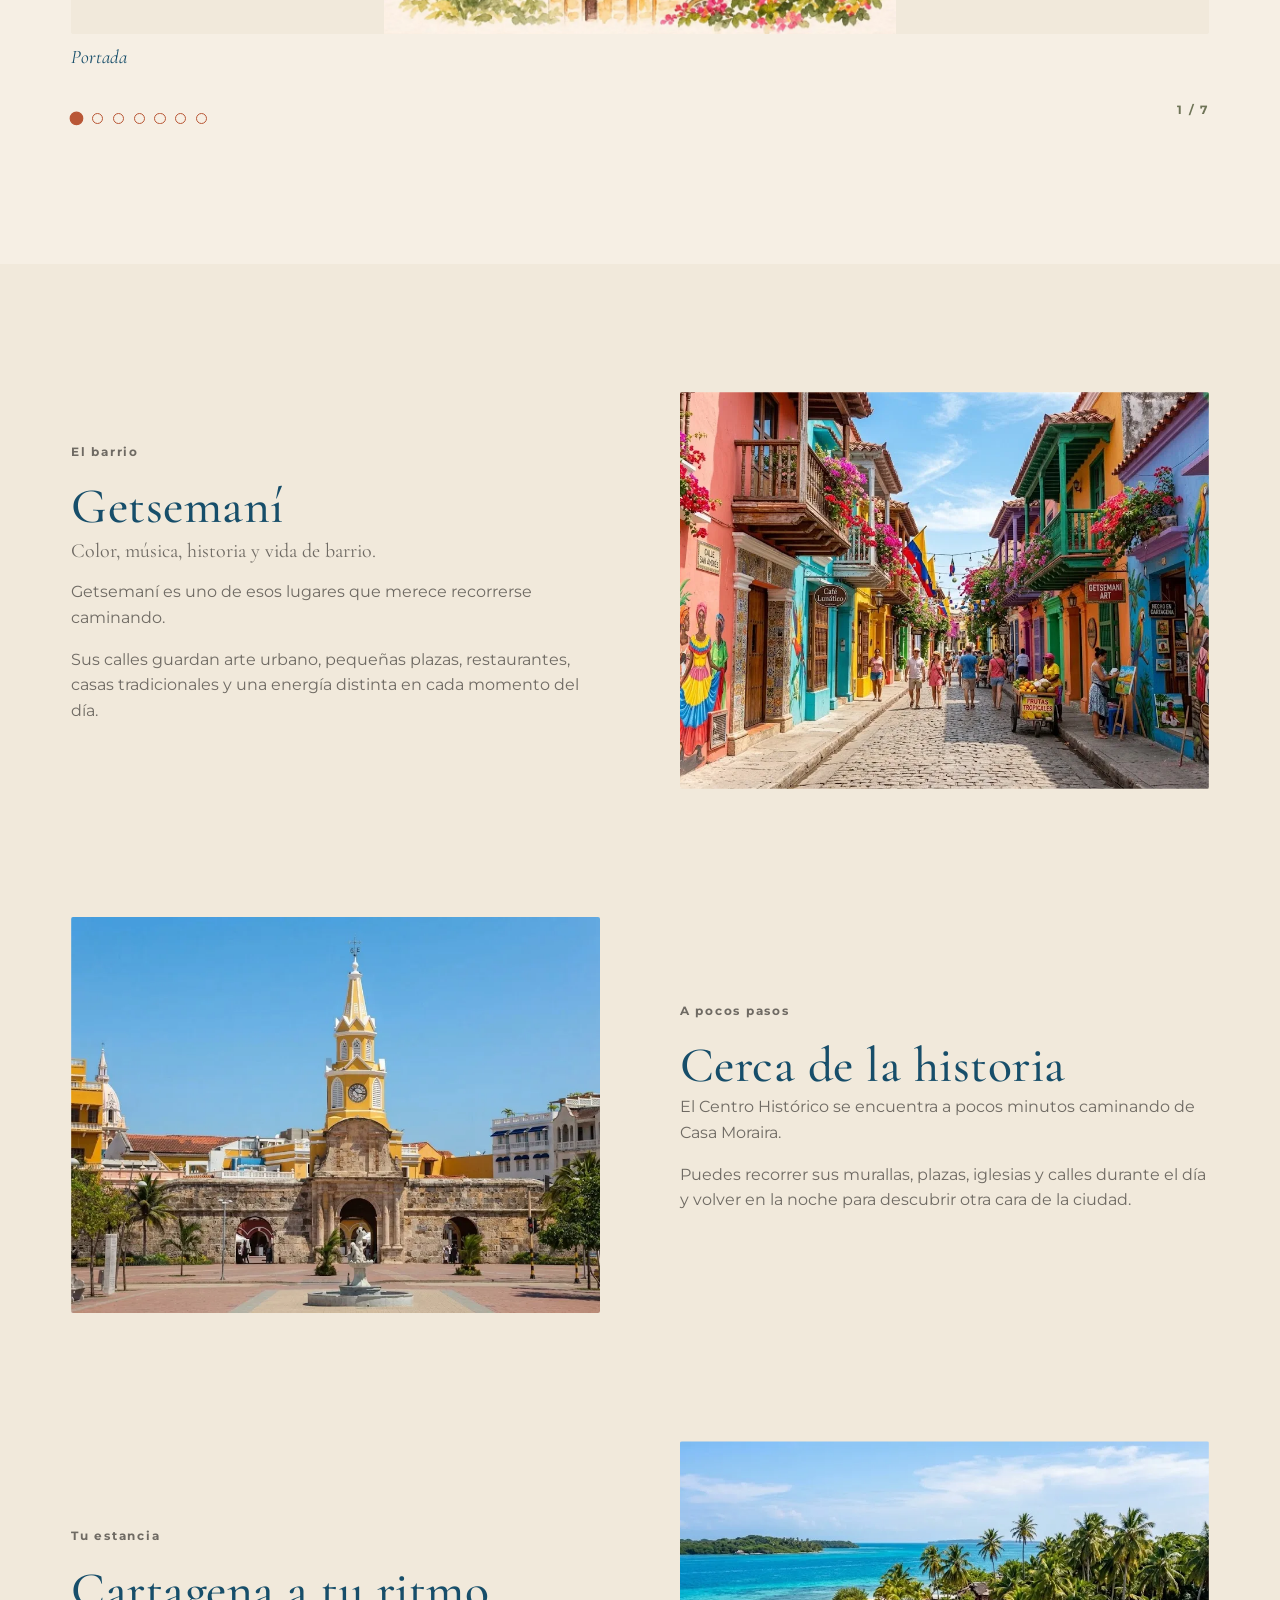
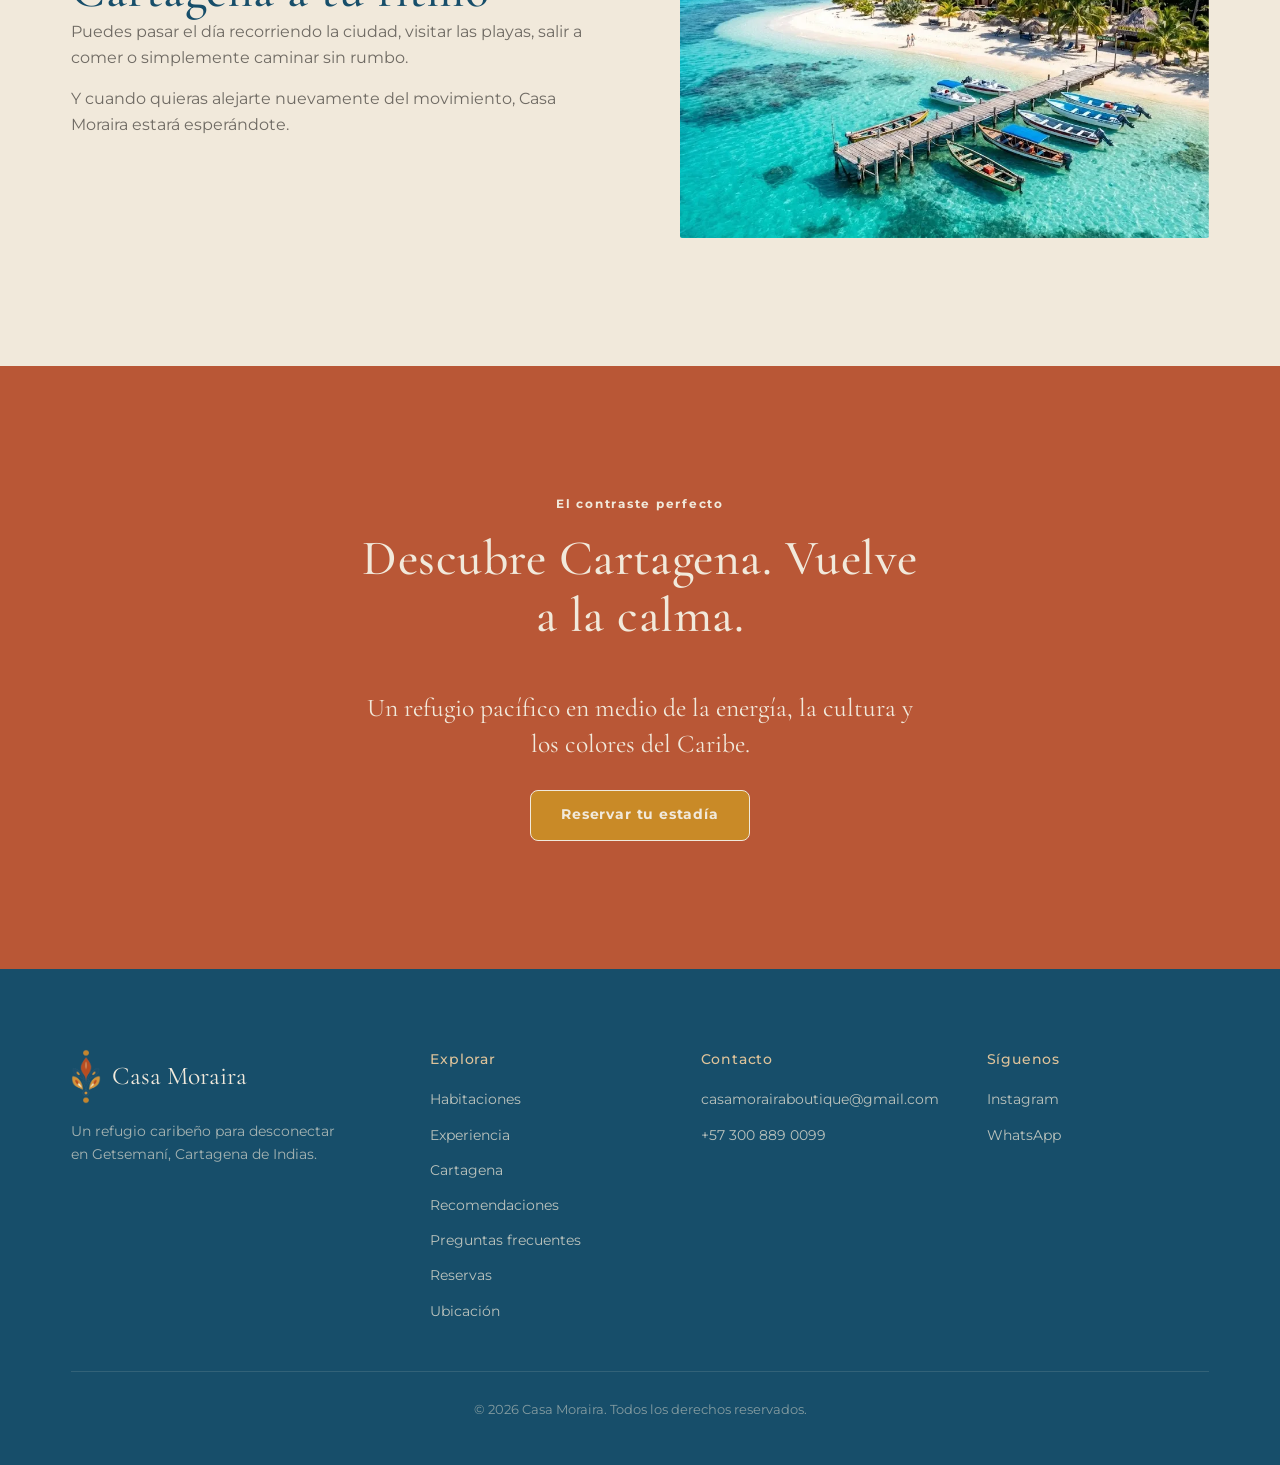
<file: paginas/cartagena.html>
<!DOCTYPE html>
<html lang="es-CO">
<head>
  <meta charset="UTF-8">
  <meta name="viewport" content="width=device-width, initial-scale=1.0">
  <title>Hotel en Getsemaní, Cartagena | Casa Moraira</title>
  <meta name="description" content="Casa Moraira está en Getsemaní, a pocos minutos caminando del Centro Histórico de Cartagena de Indias. Descubre el barrio, sus calles y su historia.">
  <meta name="robots" content="index, follow, max-image-preview:large">
  <meta name="theme-color" content="#174E6A">
  <link rel="canonical" href="https://www.casamoraira.co/paginas/cartagena.html">
  <link rel="icon" type="image/webp" href="../assets/img/favicon.webp">
  <meta property="og:site_name" content="Casa Moraira">
  <meta property="og:type" content="website">
  <meta property="og:locale" content="es_CO">
  <meta property="og:title" content="Hotel en Getsemaní, Cartagena | Casa Moraira">
  <meta property="og:description" content="Casa Moraira está en Getsemaní, a pocos minutos caminando del Centro Histórico de Cartagena de Indias. Descubre el barrio, sus calles y su historia.">
  <meta property="og:url" content="https://www.casamoraira.co/paginas/cartagena.html">
  <meta property="og:image" content="https://www.casamoraira.co/assets/img/getsemani.webp">
  <meta name="twitter:card" content="summary_large_image">
  <meta name="twitter:title" content="Hotel en Getsemaní, Cartagena | Casa Moraira">
  <meta name="twitter:description" content="Casa Moraira está en Getsemaní, a pocos minutos caminando del Centro Histórico de Cartagena de Indias. Descubre el barrio, sus calles y su historia.">
  <meta name="twitter:image" content="https://www.casamoraira.co/assets/img/getsemani.webp">
  <link rel="preconnect" href="https://fonts.googleapis.com">
  <link rel="preconnect" href="https://fonts.gstatic.com" crossorigin>
  <link href="https://fonts.googleapis.com/css2?family=Cormorant+Garamond:ital,wght@0,400;0,500;0,600;1,400&family=Montserrat:wght@300;400;500;700&display=swap" rel="stylesheet">
  
  <link rel="stylesheet" href="../css/main.css">
  <script type="application/ld+json">
{
  "@context": "https://schema.org",
  "@type": "BreadcrumbList",
  "itemListElement": [
    {
      "@type": "ListItem",
      "position": 1,
      "name": "Inicio",
      "item": "https://www.casamoraira.co/"
    },
    {
      "@type": "ListItem",
      "position": 2,
      "name": "Cartagena",
      "item": "https://www.casamoraira.co/paginas/cartagena.html"
    }
  ]
}
  </script>
  <noscript><style>.reveal{opacity:1;transform:none}</style></noscript>
</head>
<body>
  <a class="skip-link" href="#contenido">Saltar al contenido</a>
  <header class="site-header" id="siteHeader">
    <div class="wrap">
      <a class="logo" href="../index.html" aria-label="Casa Moraira — Inicio">
        <img src="../assets/img/favicon.webp" alt="Casa Moraira Cartagena">
      </a>
      <button class="menu-toggle" id="menuToggle" aria-label="Abrir menú" aria-expanded="false" aria-controls="mainNav">
        <span></span><span></span><span></span>
      </button>
      <nav class="main-nav" id="mainNav" aria-label="Principal">
        <ul>
          <li><a href="../index.html">Inicio</a></li>
          <li><a href="lacasa.html">La Casa</a></li>
          <li><a href="../habitaciones/habitaciones.html">Habitaciones</a></li>
          <li><a href="experiencia.html">Experiencia</a></li>
          <li><a href="cartagena.html" aria-current="page">Cartagena</a></li>
          <li><a href="../index.html#ubicacion">Ubicación</a></li>
          <li><a href="recomendaciones.html">Recomendaciones</a></li>
          <li><a href="faq.html">FAQ</a></li>
          <li><a href="../index.html#reservar" class="nav-cta">Reservar</a></li>
          <li class="nav-social">
            <ul>
              <li><a href="https://wa.me/573008890099" target="_blank" rel="noopener noreferrer" class="nav-icon nav-icon--whatsapp" aria-label="Escríbenos por WhatsApp"><img src="../assets/img/whatsapp.svg" alt="" width="24" height="24"></a></li>
              <li><a href="https://www.instagram.com/casa_moraira/" target="_blank" rel="noopener noreferrer" class="nav-icon nav-icon--instagram" aria-label="Síguenos en Instagram"><img src="../assets/img/instagram.svg" alt="" width="24" height="24"></a></li>
            </ul>
          </li>
        </ul>
      </nav>
    </div>
  </header>

  <main id="contenido">
        <!-- =================== HERO CARTAGENA =================== -->

    <section class="page-banner">
      <div class="page-banner__media">
        <img decoding="async" src="../assets/img/cartagena-hero.webp" alt="Fachada y patio de Casa Moraira, hotel boutique en Getsemaní, Cartagena" fetchpriority="high">
      </div>
      <div class="wrap">
        <div class="page-banner__card reveal">
          <p class="kicker">Ubicación & Entorno</p>
          <h1>Cartagena Empieza Al Salir De Casa Moraira</h1>
          <hr class="divider">
          <p class="lead">
          Casa Moraira está ubicada en Getsemaní, uno de los barrios con más historia, cultura y personalidad de Cartagena.
          </p>
          <p>
          Desde aquí puedes caminar, descubrir pequeñas calles, restaurantes, cafés y plazas llenas de vida .
          </p>
        </div>
      </div>
    </section>
    <!-- =================== GALERÍA (5 IMÁGENES) =================== -->
<section class="gallery-slider" data-gallery aria-roledescription="carrusel" aria-label="Galería de Getsemaní y Cartagena" tabindex="0">
  <div class="wrap">
    <div class="section-head section-head--center reveal">
      <p class="kicker">Guía</p>
      <h2> Recorre Cartagena</h2>
      <hr class="divider divider--center">
    </div>

    <div class="gallery-slider__viewport reveal">
      <div class="gallery-slider__track">
        <figure class="gallery-slider__slide"><img src="../assets/img/guia.webp" alt="DESCRIBE LA IMAGEN 1" loading="lazy" decoding="async"><figcaption>Portada</figcaption></figure>
        <figure class="gallery-slider__slide"><img src="../assets/img/guia1.webp" alt="DESCRIBE LA IMAGEN 2" loading="lazy" decoding="async"><figcaption>Indice</figcaption></figure>
        <figure class="gallery-slider__slide"><img src="../assets/img/guia2.webp" alt="DESCRIBE LA IMAGEN 3" loading="lazy" decoding="async"><figcaption>Punto De Partida</figcaption></figure>
        <figure class="gallery-slider__slide"><img src="../assets/img/guia3.webp" alt="DESCRIBE LA IMAGEN 4" loading="lazy" decoding="async"><figcaption>Iglesia De San Pedro Claver</figcaption></figure>
        <figure class="gallery-slider__slide"><img src="../assets/img/guia4.webp" alt="DESCRIBE LA IMAGEN 5" loading="lazy" decoding="async"><figcaption>Iglesia De Santa Catalina</figcaption></figure>
        <figure class="gallery-slider__slide"><img src="../assets/img/guia5.webp" alt="DESCRIBE LA IMAGEN 6" loading="lazy" decoding="async"><figcaption>Torre Del Reloj y Plaza de los Coches</figcaption></figure>
        <figure class="gallery-slider__slide"><img src="../assets/img/guia6.webp" alt="DESCRIBE LA IMAGEN 7" loading="lazy" decoding="async"><figcaption>Murallas y Baluarte</figcaption></figure>
    
      </div>
      <button type="button" class="gallery-slider__btn gallery-slider__btn--prev" aria-label="Imagen anterior">&#8249;</button>
      <button type="button" class="gallery-slider__btn gallery-slider__btn--next" aria-label="Imagen siguiente">&#8250;</button>
    </div>

    <div class="gallery-slider__bar">
      <div class="gallery-slider__dots"></div>
      <p class="gallery-slider__count" aria-live="polite"></p>
    </div>
  </div>
</section>
    <!-- =================== SECCIONES ENTORNO =================== -->
    <section>
      <div class="wrap">

        <!-- 1. Getsemaní -->
        <article class="feature reveal">
          <div class="feature__copy">
            <p class="kicker">El barrio</p>
            <h2>Getsemaní</h2>
            <p class="feature__tag">Color, música, historia y vida de barrio.</p>
            <p>Getsemaní es uno de esos lugares que merece recorrerse caminando.</p>
            <p>Sus calles guardan arte urbano, pequeñas plazas, restaurantes, casas tradicionales y una energía distinta en cada momento del día.</p>
          </div>
          <div class="feature__media">
            <img decoding="async" src="../assets/img/getsemani.webp" alt="Calles y arte urbano en Getsemaní" loading="lazy">
          </div>
        </article>

        <!-- 2. Cerca de la historia (Invertido) -->
        <article class="feature feature--reverse reveal">
          <div class="feature__copy">
            <p class="kicker">A pocos pasos</p>
            <h2>Cerca de la historia</h2>
            <p>El Centro Histórico se encuentra a pocos minutos caminando de Casa Moraira.</p>
            <p>Puedes recorrer sus murallas, plazas, iglesias y calles durante el día y volver en la noche para descubrir otra cara de la ciudad.</p>
          </div>
          <div class="feature__media">
            <img decoding="async" src="../assets/img/murallas.webp" alt="Centro Histórico y murallas de Cartagena" loading="lazy">
          </div>
        </article>

        <!-- 3. Cartagena a tu ritmo -->
        <article class="feature reveal">
          <div class="feature__copy">
            <p class="kicker">Tu estancia</p>
            <h2>Cartagena a tu ritmo</h2>
            <p>Puedes pasar el día recorriendo la ciudad, visitar las playas, salir a comer o simplemente caminar sin rumbo.</p>
            <p>Y cuando quieras alejarte nuevamente del movimiento, Casa Moraira estará esperándote.</p>
          </div>
          <div class="feature__media">
            <img decoding="async" src="../assets/img/playa.webp" alt="Atardecer y calles de Cartagena" loading="lazy">
          </div>
        </article>

      </div>
    </section>

    <!-- =================== CIERRE (MANIFESTO) =================== -->
    <section class="cta-band cta-band--terracotta">
      <div class="wrap text-center-narrow reveal">
        <p class="kicker">El contraste perfecto</p>
        <h2>Descubre Cartagena. Vuelve a la calma.</h2>
        <hr class="divider divider--center">
        <p class="cta-band__lead">
          Un refugio pacífico en medio de la energía, la cultura y los colores del Caribe.
        </p>
        <div class="actions">
          <a href="../index.html#reservar" class="btn btn-ghost-light2">Reservar tu estadía</a>
        </div>
      </div>
    </section>
  </main>

  <footer class="site-footer">
    <div class="wrap">
      <div class="footer-grid">
        <div class="footer-brand">
          <div class="footer-logo-row">
            <img src="../assets/img/logo-mini.webp" alt="" loading="lazy" aria-hidden="true">
            <p class="footer-logo">Casa Moraira</p>
          </div>
          <p class="footer-tag">Un refugio caribeño para desconectar en Getsemaní, Cartagena de Indias.</p>
        </div>
        <nav class="footer-col" aria-label="Explorar">
          <h4>Explorar</h4>
          <ul>
            <li><a href="../habitaciones/habitaciones.html">Habitaciones</a></li>
            <li><a href="./experiencia.html">Experiencia</a></li>
            <li><a href="./cartagena.html">Cartagena</a></li>
            <li><a href="./recomendaciones.html">Recomendaciones</a></li>
            <li><a href="./faq.html">Preguntas frecuentes</a></li>
            <li><a href="../index.html#reservar">Reservas</a></li>
            <li><a href="../index.html#ubicacion">Ubicación</a></li>
          </ul>
        </nav>
        <div class="footer-col">
          <h4>Contacto</h4>
          <ul>
            <li><a href="mailto:casamorairaboutique@gmail.com">casamorairaboutique@gmail.com</a></li>
            <li><a href="https://wa.me/573008890099" target="_blank" rel="noopener noreferrer">+57 300 889 0099</a></li>
          </ul>
        </div>
        <div class="footer-col">
          <h4>Síguenos</h4>
          <ul>
            <li><a href="https://www.instagram.com/casa_moraira/" target="_blank" rel="noopener noreferrer">Instagram</a></li>
            <li><a href="https://wa.me/573008890099" target="_blank" rel="noopener noreferrer">WhatsApp</a></li>
          </ul>
        </div>
      </div>
      <div class="footer-bottom">
        <p>© 2026 Casa Moraira. Todos los derechos reservados.</p>
      </div>
    </div>
  </footer>

  <script src="../js/main.js" defer></script>
</body>
</html>
</file>
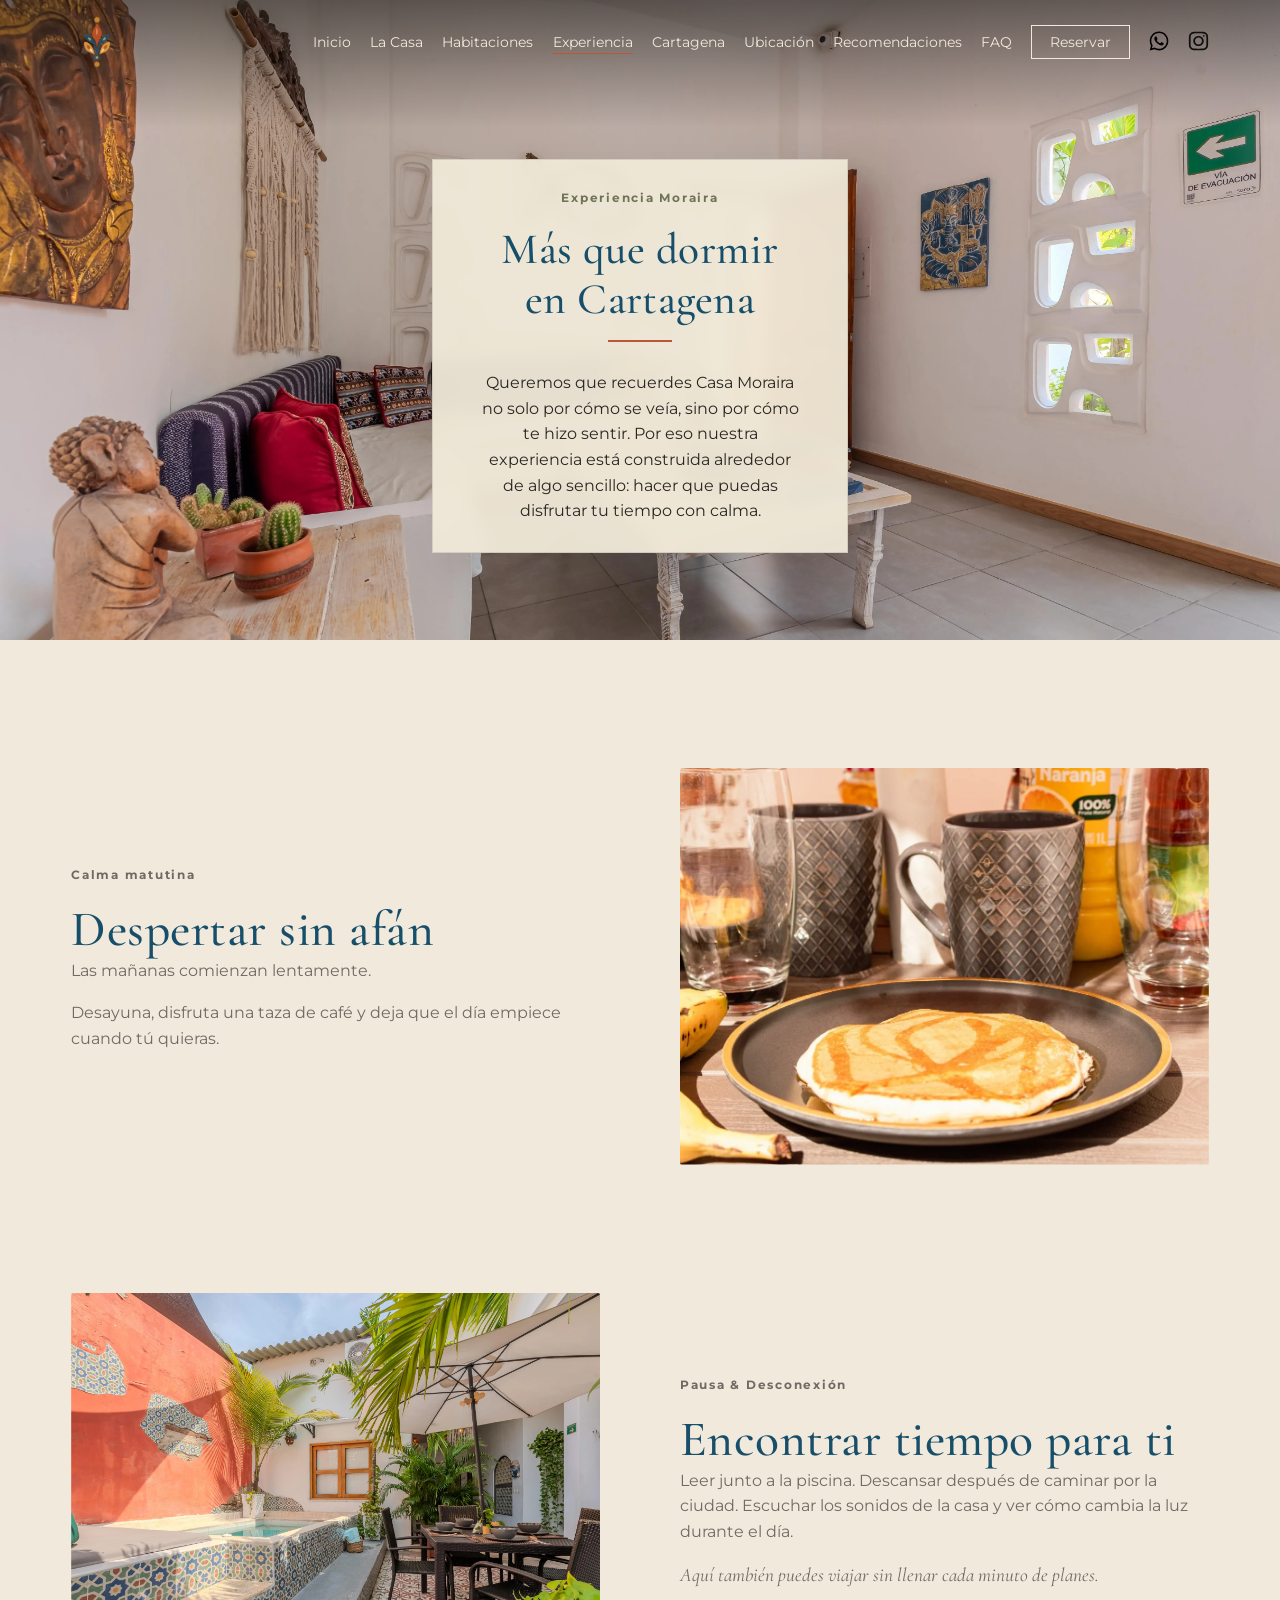
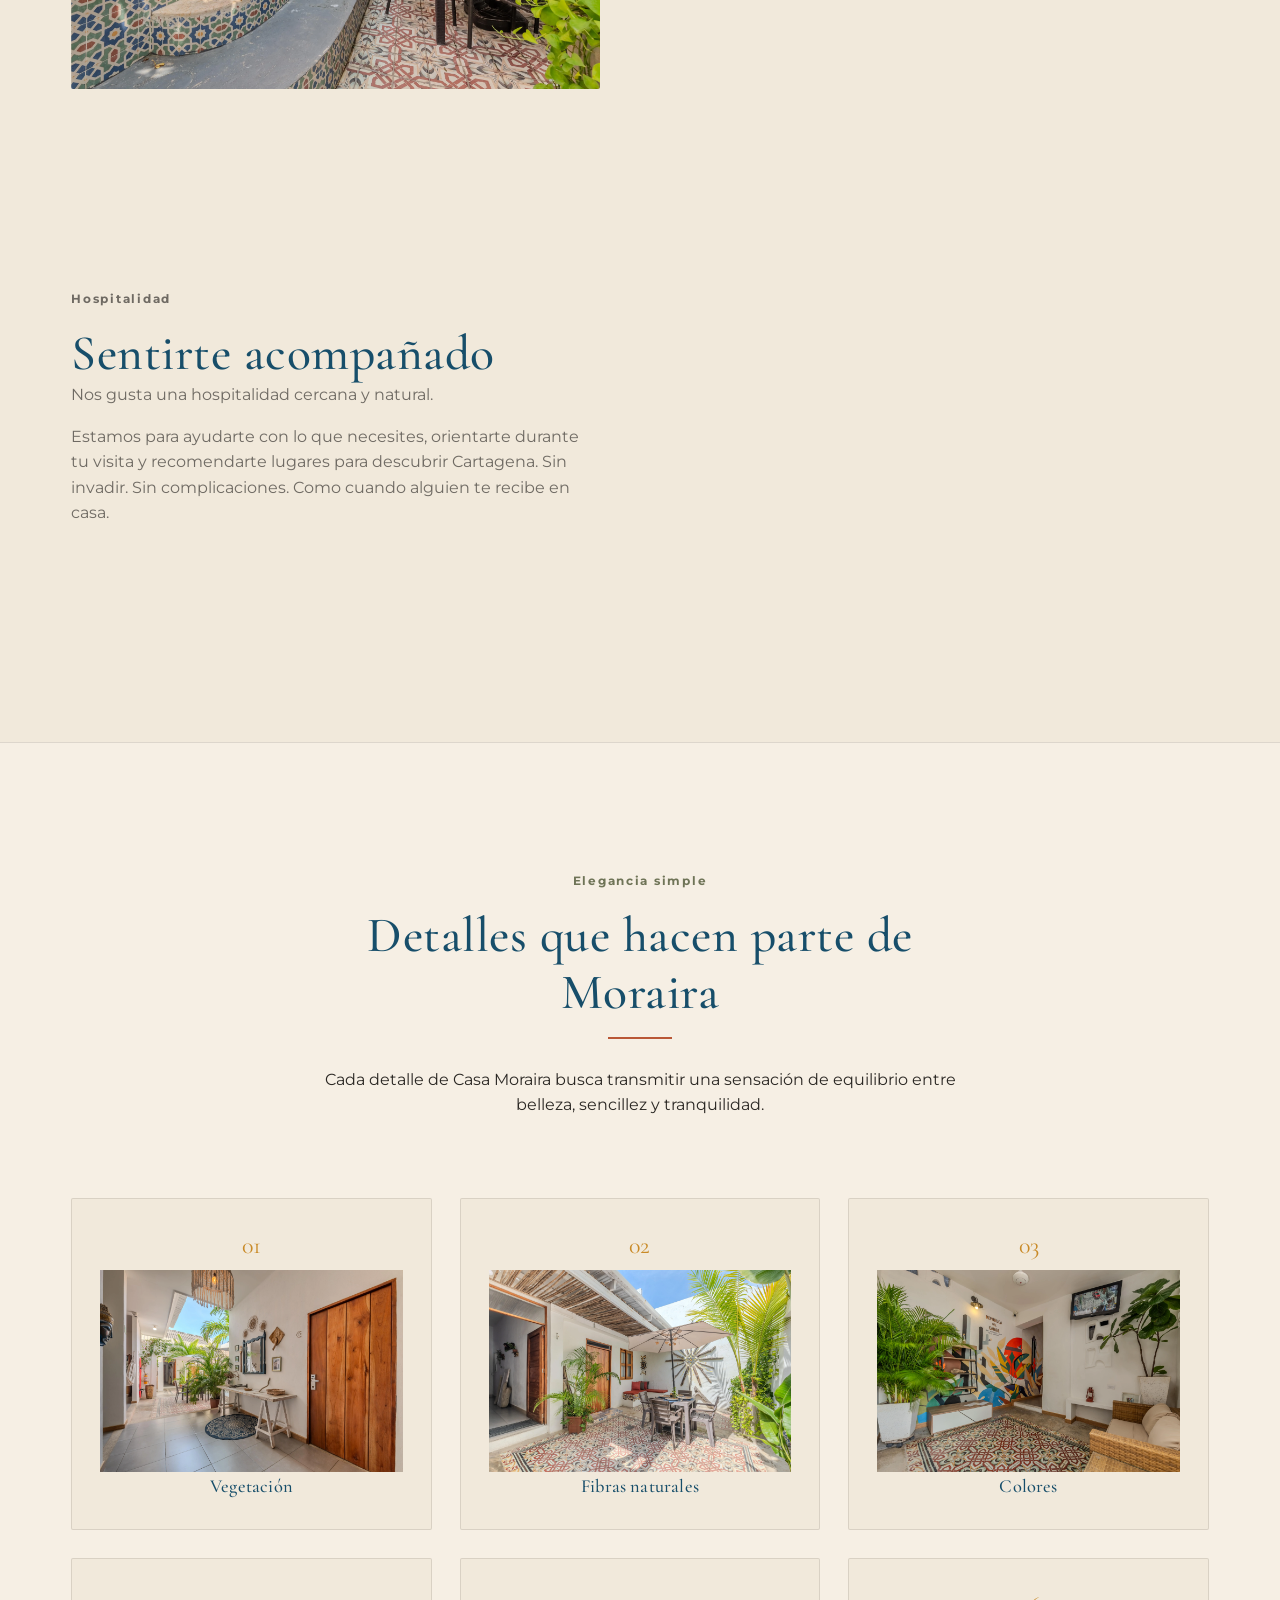
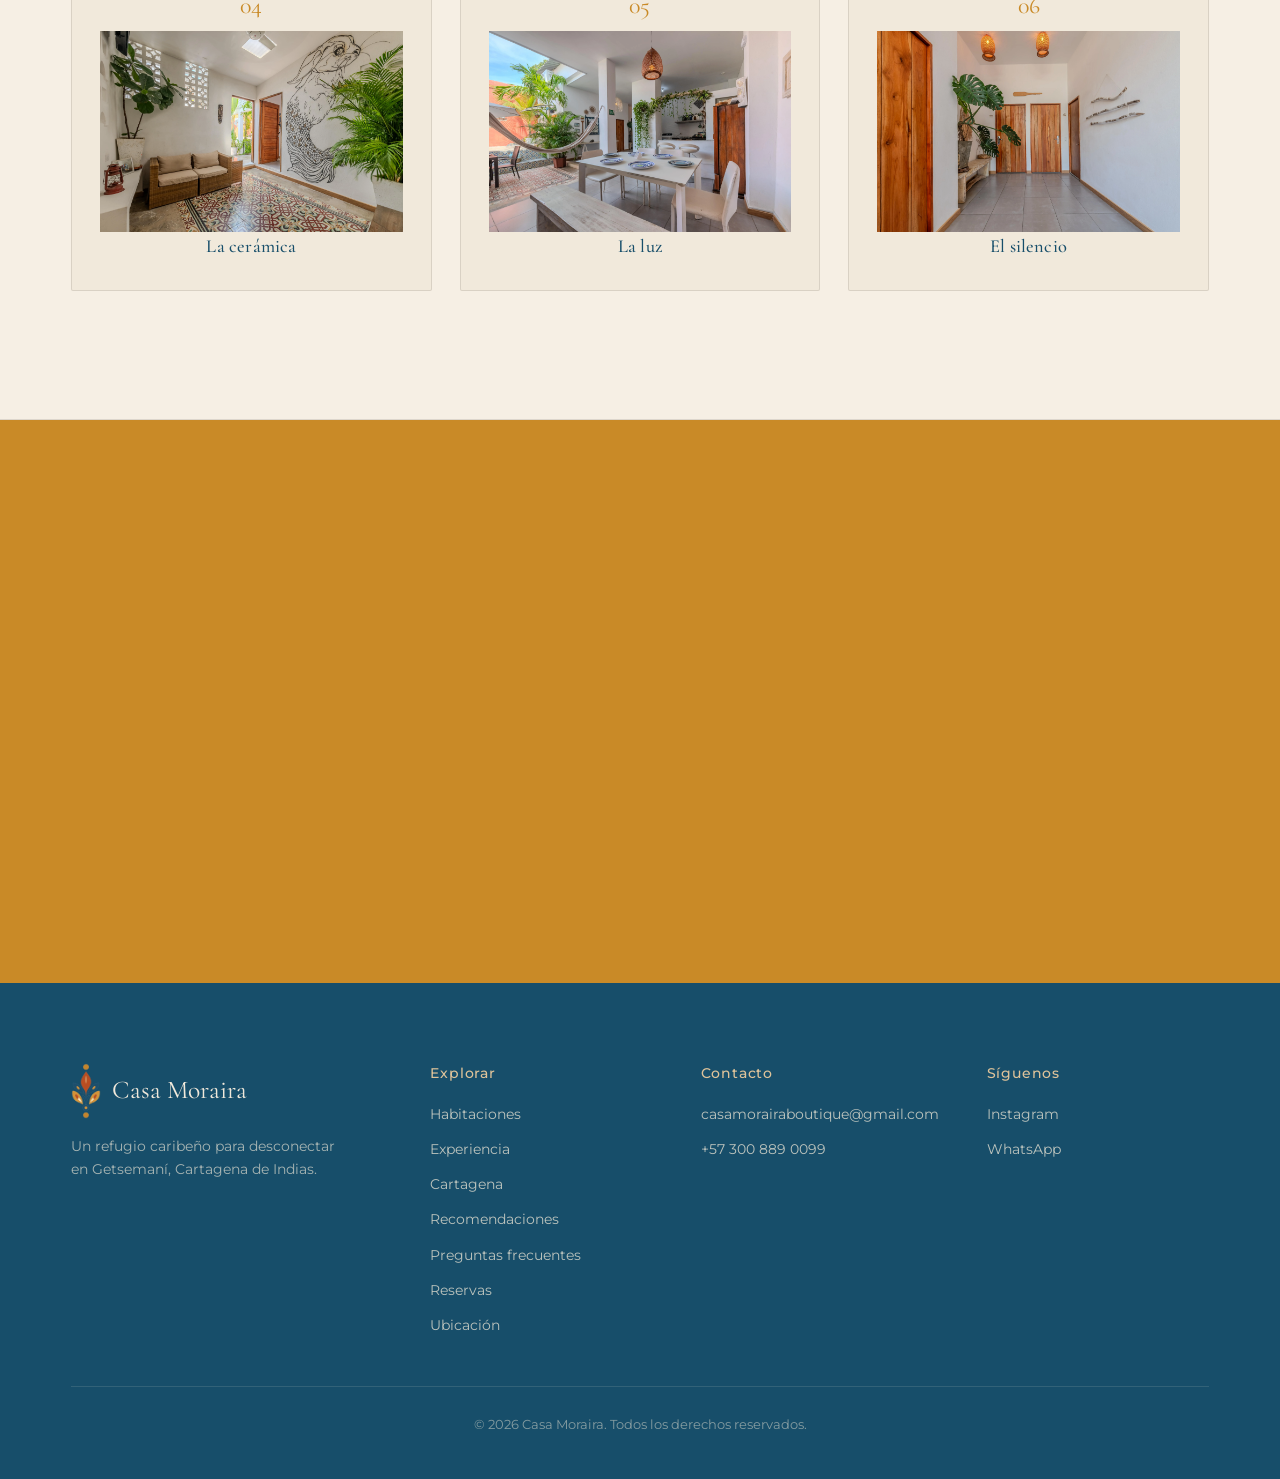
<file: paginas/experiencia.html>
<!DOCTYPE html>
<html lang="es-CO">
<head>
  <meta charset="UTF-8">
  <meta name="viewport" content="width=device-width, initial-scale=1.0">
  <title>Experiencia Casa Moraira | Hotel boutique en Cartagena</title>
  <meta name="description" content="Más que dormir en Cartagena: desayunos sin prisa, piscina, hospitalidad cercana y detalles artesanales en Casa Moraira, Getsemaní.">
  <meta name="robots" content="index, follow, max-image-preview:large">
  <meta name="theme-color" content="#174E6A">
  <link rel="canonical" href="https://www.casamoraira.co/paginas/experiencia.html">
  <link rel="icon" type="image/webp" href="../assets/img/favicon.webp">
  <meta property="og:site_name" content="Casa Moraira">
  <meta property="og:type" content="website">
  <meta property="og:locale" content="es_CO">
  <meta property="og:title" content="Experiencia Casa Moraira | Hotel boutique en Cartagena">
  <meta property="og:description" content="Más que dormir en Cartagena: desayunos sin prisa, piscina, hospitalidad cercana y detalles artesanales en Casa Moraira, Getsemaní.">
  <meta property="og:url" content="https://www.casamoraira.co/paginas/experiencia.html">
  <meta property="og:image" content="https://www.casamoraira.co/assets/img/pool2.webp">
  <meta name="twitter:card" content="summary_large_image">
  <meta name="twitter:title" content="Experiencia Casa Moraira | Hotel boutique en Cartagena">
  <meta name="twitter:description" content="Más que dormir en Cartagena: desayunos sin prisa, piscina, hospitalidad cercana y detalles artesanales en Casa Moraira, Getsemaní.">
  <meta name="twitter:image" content="https://www.casamoraira.co/assets/img/pool2.webp">
  <link rel="preconnect" href="https://fonts.googleapis.com">
  <link rel="preconnect" href="https://fonts.gstatic.com" crossorigin>
  <link href="https://fonts.googleapis.com/css2?family=Cormorant+Garamond:ital,wght@0,400;0,500;0,600;1,400&family=Montserrat:wght@300;400;500;700&display=swap" rel="stylesheet">
  <link rel="stylesheet" href="../css/main.css">
  


  <script type="application/ld+json">
{
  "@context": "https://schema.org",
  "@type": "BreadcrumbList",
  "itemListElement": [
    {
      "@type": "ListItem",
      "position": 1,
      "name": "Inicio",
      "item": "https://www.casamoraira.co/"
    },
    {
      "@type": "ListItem",
      "position": 2,
      "name": "Experiencia",
      "item": "https://www.casamoraira.co/paginas/experiencia.html"
    }
  ]
}
  </script>
  <noscript><style>.reveal{opacity:1;transform:none}</style></noscript>
</head>
<body>
  <a class="skip-link" href="#contenido">Saltar al contenido</a>
  <header class="site-header" id="siteHeader">
    <div class="wrap">
      <a class="logo" href="../index.html" aria-label="Casa Moraira — Inicio">
        <img src="../assets/img/favicon.webp" alt="Casa Moraira Cartagena">
      </a>
      <button class="menu-toggle" id="menuToggle" aria-label="Abrir menú" aria-expanded="false" aria-controls="mainNav">
        <span></span><span></span><span></span>
      </button>
      <nav class="main-nav" id="mainNav" aria-label="Principal">
        <ul>
          <li><a href="../index.html">Inicio</a></li>
          <li><a href="./lacasa.html">La Casa</a></li>
          <li><a href="../habitaciones/habitaciones.html">Habitaciones</a></li>
          <li><a href="./experiencia.html" aria-current="page">Experiencia</a></li>
          <li><a href="./cartagena.html">Cartagena</a></li>
          <li><a href="../index.html#ubicacion">Ubicación</a></li>
          <li><a href="./recomendaciones.html">Recomendaciones</a></li>
          <li><a href="./faq.html">FAQ</a></li>
          <li><a href="../index.html#reservar" class="nav-cta">Reservar</a></li>
          <li class="nav-social">
            <ul>
              <li><a href="https://wa.me/573008890099" target="_blank" rel="noopener noreferrer" class="nav-icon nav-icon--whatsapp" aria-label="Escríbenos por WhatsApp"><img src="../assets/img/whatsapp.svg" alt="" width="24" height="24"></a></li>
              <li><a href="https://www.instagram.com/casa_moraira/" target="_blank" rel="noopener noreferrer" class="nav-icon nav-icon--instagram" aria-label="Síguenos en Instagram"><img src="../assets/img/instagram.svg" alt="" width="24" height="24"></a></li>
            </ul>
          </li>
        </ul>
      </nav>
    </div>
  </header>

  <main id="contenido">
    <!-- =================== HERO EXPERIENCIA =================== -->
    <section class="page-banner">
      <div class="page-banner__media">
        <img decoding="async" src="../assets/img/experiencia-banner.webp" alt="Fachada y patio de Casa Moraira, hotel boutique en Getsemaní, Cartagena" fetchpriority="high">
      </div>
      <div class="wrap">
        <div class="page-banner__card reveal">
          <p class="kicker">Experiencia Moraira</p>
          <h1>Más que dormir en Cartagena</h1>
          <hr class="divider">
          <p>
          Queremos que recuerdes Casa Moraira no solo por cómo se veía, sino por cómo te hizo sentir.
          Por eso nuestra experiencia está construida alrededor de algo sencillo: hacer que puedas disfrutar tu tiempo con calma.
          </p>
        </div>
      </div>
    </section>

    <!-- =================== PILARES DE EXPERIENCIA (ZIGZAG) =================== -->
    <section>
      <div class="wrap">

        <!-- 1. Despertar sin afán -->
        <article class="feature reveal">
          <div class="feature__copy">
            <p class="kicker">Calma matutina</p>
            <h2>Despertar sin afán</h2>
            <p>Las mañanas comienzan lentamente.</p>
            <p>Desayuna, disfruta una taza de café y deja que el día empiece cuando tú quieras.</p>
          </div>
          <div class="feature__media">
            <img decoding="async" src="../assets/img/desayuno.webp" alt="Desayuno y café en Casa Moraira" loading="lazy">
          </div>
        </article>

        <!-- 2. Encontrar tiempo para ti (Invertido) -->
        <article class="feature feature--reverse reveal">
          <div class="feature__copy">
            <p class="kicker">Pausa & Desconexión</p>
            <h2>Encontrar tiempo para ti</h2>
            <p>Leer junto a la piscina. Descansar después de caminar por la ciudad. Escuchar los sonidos de la casa y ver cómo cambia la luz durante el día.</p>
            <p class="feature__sub">Aquí también puedes viajar sin llenar cada minuto de planes.</p>
          </div>
          <div class="feature__media">
            <img decoding="async" src="../assets/img/pool2.webp" alt="Luz natural y piscina en Casa Moraira" loading="lazy">
          </div>
        </article>

        <!-- 3. Sentirte acompañado -->
        <article class="feature reveal">
          <div class="feature__copy">
            <p class="kicker">Hospitalidad</p>
            <h2>Sentirte acompañado</h2>
            <p>Nos gusta una hospitalidad cercana y natural.</p>
            <p>Estamos para ayudarte con lo que necesites, orientarte durante tu visita y recomendarte lugares para descubrir Cartagena. Sin invadir. Sin complicaciones. Como cuando alguien te recibe en casa.</p>
          </div>
          <div class="feature__media">
            <img decoding="async" src="../assets/img/presentacion2.webp" alt="Detalle de recibimiento en Casa Moraira" loading="lazy">
          </div>
        </article>

      </div>
    </section>

    <!-- =================== DETALLES DE MORAIRA (GRID) =================== -->
    <section class="details">
      <div class="wrap">
        <div class="section-head section-head--center reveal">
          <p class="kicker">Elegancia simple</p>
          <h2>Detalles que hacen parte de Moraira</h2>
          <hr class="divider divider--center">
          <p>Cada detalle de Casa Moraira busca transmitir una sensación de equilibrio entre belleza, sencillez y tranquilidad.</p>
        </div>

        <div class="details__grid reveal">
          <div class="details__item">
            <span>01</span>
           <img src="../assets/img/vegetacion.webp" alt="">
            <h4>Vegetación</h4>
          </div>
          <div class="details__item">
            <span>02</span>
            <img src="../assets/img/fibras-naturales.webp" alt="">
            <h4>Fibras naturales</h4>
          </div>
          <div class="details__item">
            <span>03</span>
            <img src="../assets/img/colores.webp" alt="">
            <h4>Colores</h4>
          </div>
          <div class="details__item">
            <span>04</span>
            <img src="../assets/img/ceramica.webp" alt="">
            <h4>La cerámica</h4>
          </div>
          <div class="details__item">
            <span>05</span>
            <img src="../assets/img/luz.webp" alt="">
            <h4>La luz</h4>
          </div>
          <div class="details__item">
            <span>06</span>
            <img src="../assets/img/silencio.webp" alt="">
            <h4>El silencio</h4>

          </div>
        </div>
      </div>
    </section>

    <!-- =================== CIERRE (MANIFESTO) =================== -->
    <section class="cta-band cta-band--gold">
      <div class="wrap text-center-narrow reveal">
        <p class="kicker">Tu refugio</p>
        <h2>Aquí te sientes en casa</h2>
        <p class="cta-band__lead">
          Ese es, finalmente, el propósito.<br>
          Que puedas llegar, dejar tus cosas, respirar y sentir que durante unos días también este lugar puede ser tuyo.
        </p>
        <div class="actions">
          <a href="https://wa.me/573008890099" class="btn btn-ghost-light">Reservar tu estancia</a>
        </div>
      </div>
    </section>



  </main>

  <footer class="site-footer">
    <div class="wrap">
      <div class="footer-grid">
        <div class="footer-brand">
          <div class="footer-logo-row">
            <img src="../assets/img/logo-mini.webp" alt="" loading="lazy" aria-hidden="true">
            <p class="footer-logo">Casa Moraira</p>
          </div>
          <p class="footer-tag">Un refugio caribeño para desconectar en Getsemaní, Cartagena de Indias.</p>
        </div>
        <nav class="footer-col" aria-label="Explorar">
          <h4>Explorar</h4>
          <ul>
            <li><a href="../habitaciones/habitaciones.html">Habitaciones</a></li>
            <li><a href="experiencia.html">Experiencia</a></li>
            <li><a href="cartagena.html">Cartagena</a></li>
          <li><a href="recomendaciones.html">Recomendaciones</a></li>
            <li><a href="faq.html">Preguntas frecuentes</a></li>
            <li><a href="../index.html#reservar">Reservas</a></li>
            <li><a href="../index.html#ubicacion">Ubicación</a></li>
          </ul>
        </nav>
        <div class="footer-col">
          <h4>Contacto</h4>
          <ul>
            <li><a href="mailto:casamorairaboutique@gmail.com">casamorairaboutique@gmail.com</a></li>
            <li><a href="https://wa.me/573008890099" target="_blank" rel="noopener noreferrer">+57 300 889 0099</a></li>
          </ul>
        </div>
        <div class="footer-col">
          <h4>Síguenos</h4>
          <ul>
            <li><a href="https://www.instagram.com/casa_moraira/" target="_blank" rel="noopener noreferrer">Instagram</a></li>
            <li><a href="https://wa.me/573008890099" target="_blank" rel="noopener noreferrer">WhatsApp</a></li>
          </ul>
        </div>
      </div>
      <div class="footer-bottom">
        <p>© 2026 Casa Moraira. Todos los derechos reservados.</p>
      </div>
    </div>
  </footer>

  <script src="../js/main.js" defer></script>
</body>
</html>
</file>
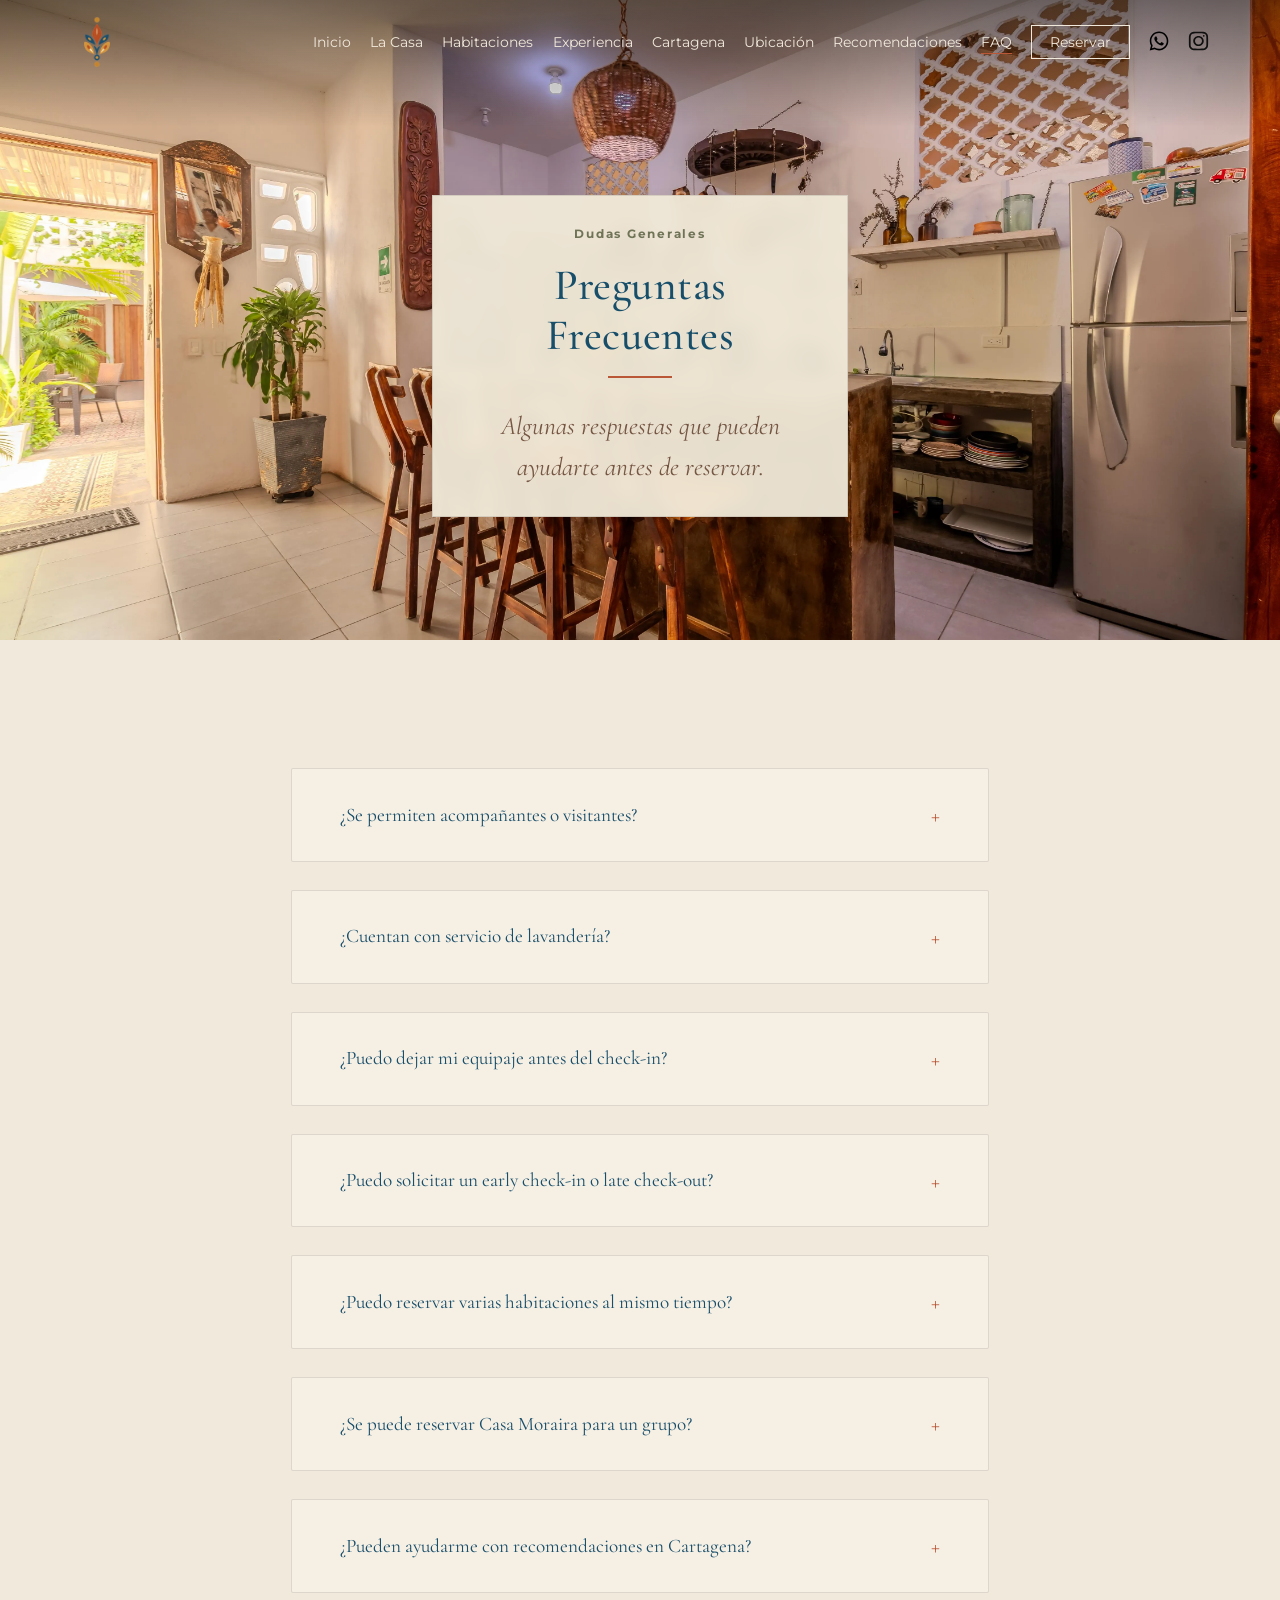
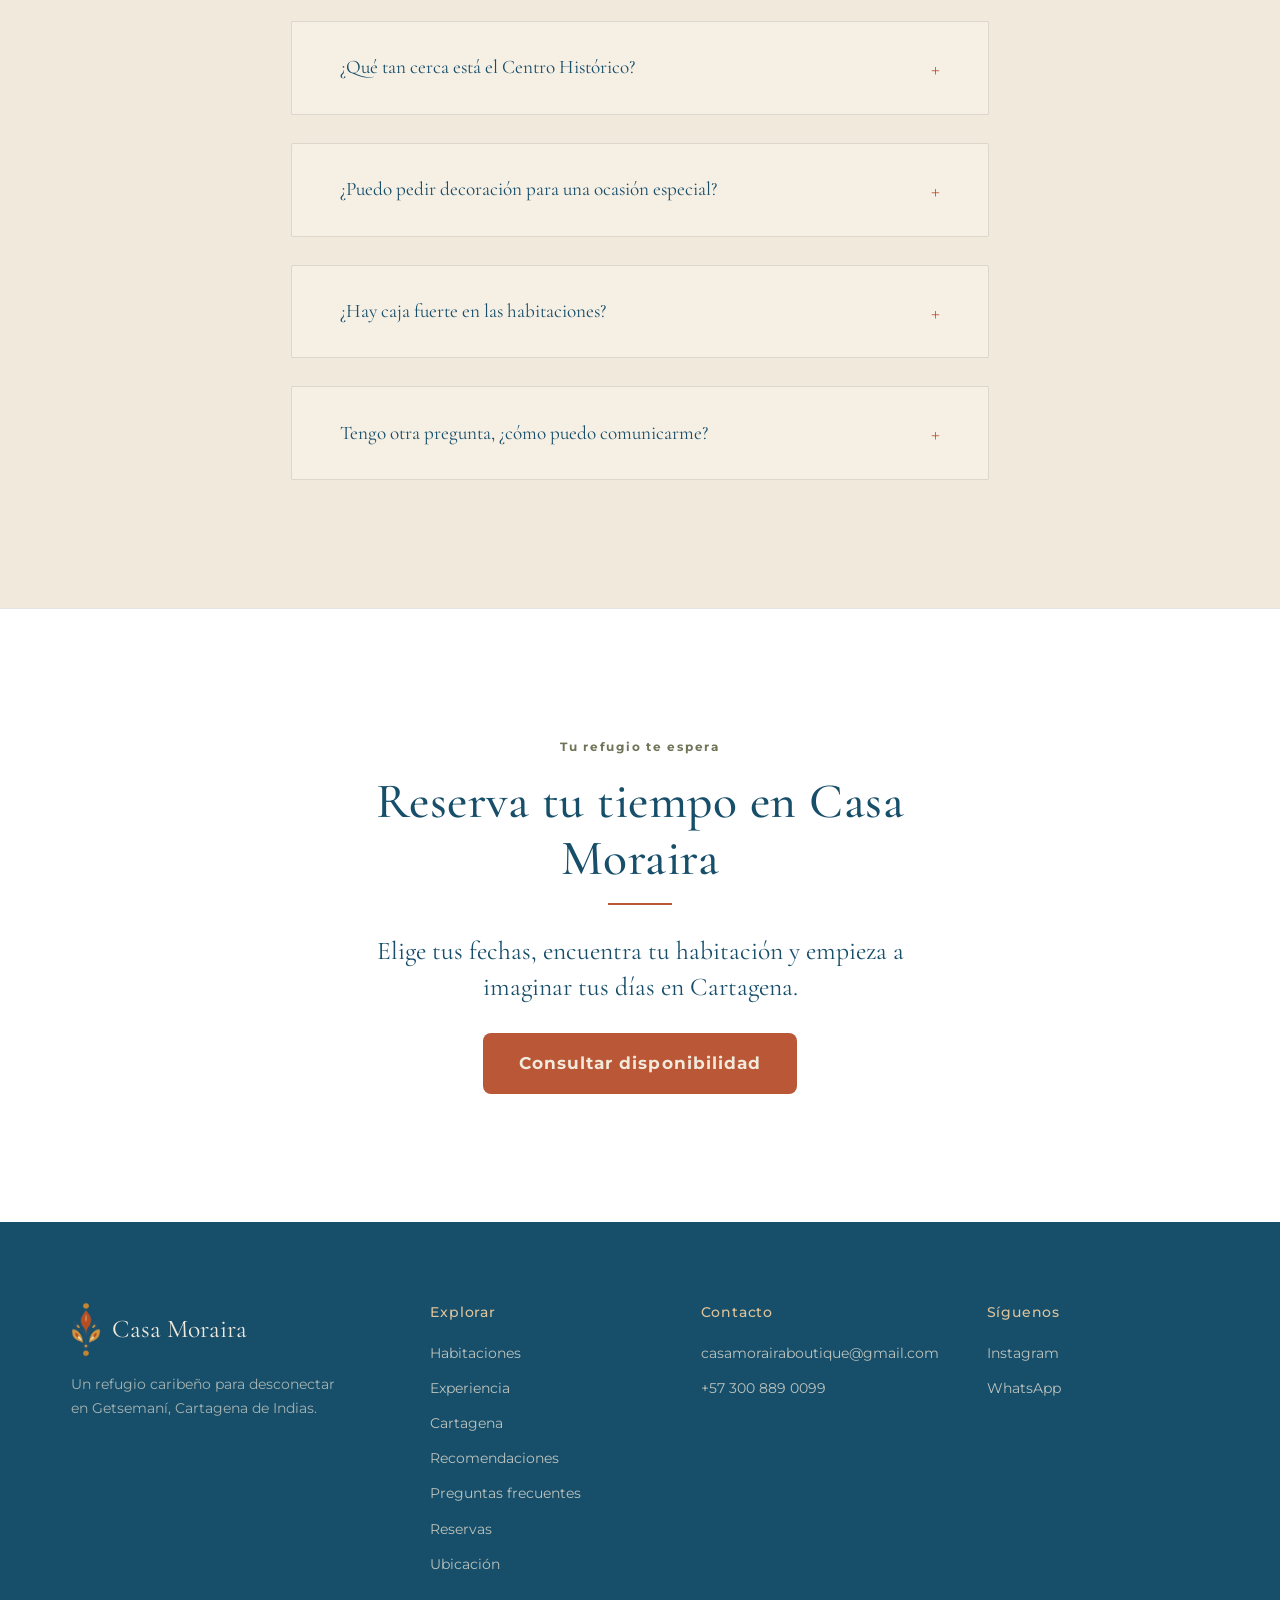
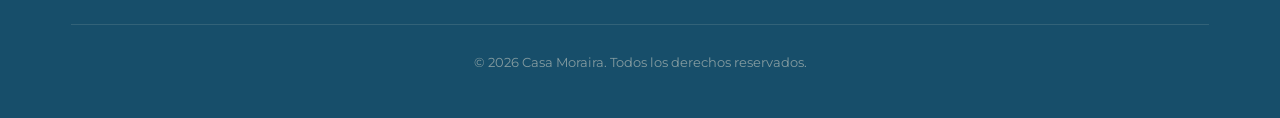
<file: paginas/faq.html>
<!DOCTYPE html>
<html lang="es-CO">
<head>
  <meta charset="UTF-8">
  <meta name="viewport" content="width=device-width, initial-scale=1.0">
  <title>Preguntas frecuentes | Casa Moraira, Cartagena</title>
  <meta name="description" content="Resuelve tus dudas antes de reservar en Casa Moraira: piscina, early check-in, equipaje, grupos, caja fuerte y recomendaciones en Cartagena.">
  <meta name="robots" content="index, follow, max-image-preview:large">
  <meta name="theme-color" content="#174E6A">
  <link rel="canonical" href="https://www.casamoraira.co/paginas/faq.html">
  <link rel="icon" type="image/webp" href="../assets/img/favicon.webp">
  <meta property="og:site_name" content="Casa Moraira">
  <meta property="og:type" content="website">
  <meta property="og:locale" content="es_CO">
  <meta property="og:title" content="Preguntas frecuentes | Casa Moraira, Cartagena">
  <meta property="og:description" content="Resuelve tus dudas antes de reservar en Casa Moraira: piscina, early check-in, equipaje, grupos, caja fuerte y recomendaciones en Cartagena.">
  <meta property="og:url" content="https://www.casamoraira.co/paginas/faq.html">
  <meta property="og:image" content="https://www.casamoraira.co/assets/img/hero-villa.webp">
  <meta name="twitter:card" content="summary_large_image">
  <meta name="twitter:title" content="Preguntas frecuentes | Casa Moraira, Cartagena">
  <meta name="twitter:description" content="Resuelve tus dudas antes de reservar en Casa Moraira: piscina, early check-in, equipaje, grupos, caja fuerte y recomendaciones en Cartagena.">
  <meta name="twitter:image" content="https://www.casamoraira.co/assets/img/hero-villa.webp">
  <link rel="preconnect" href="https://fonts.googleapis.com">
  <link rel="preconnect" href="https://fonts.gstatic.com" crossorigin>
  <link href="https://fonts.googleapis.com/css2?family=Cormorant+Garamond:ital,wght@0,400;0,500;0,600;1,400&family=Montserrat:wght@300;400;500;700&display=swap" rel="stylesheet">
  <link rel="stylesheet" href="../css/main.css">
  <script type="application/ld+json">
{
  "@context": "https://schema.org",
  "@type": "BreadcrumbList",
  "itemListElement": [
    {
      "@type": "ListItem",
      "position": 1,
      "name": "Inicio",
      "item": "https://www.casamoraira.co/"
    },
    {
      "@type": "ListItem",
      "position": 2,
      "name": "FAQ",
      "item": "https://www.casamoraira.co/paginas/faq.html"
    }
  ]
}
  </script>
  <script type="application/ld+json">
{
  "@context": "https://schema.org",
  "@type": "FAQPage",
  "mainEntity": [
    {
      "@type": "Question",
      "name": "¿La piscina es exclusiva para huéspedes?",
      "acceptedAnswer": {
        "@type": "Answer",
        "text": "Sí. Nuestra piscina hace parte de los espacios de Casa Moraira y está disponible para nuestros huéspedes durante su visita."
      }
    },
    {
      "@type": "Question",
      "name": "¿Puedo dejar mi equipaje antes del check-in?",
      "acceptedAnswer": {
        "@type": "Answer",
        "text": "Si llegas antes de la hora de ingreso, escríbenos previamente. Siempre que nuestra operación del día lo permita, buscaremos la manera de ayudarte con tu equipaje para que puedas comenzar a disfrutar Cartagena."
      }
    },
    {
      "@type": "Question",
      "name": "¿Puedo solicitar un early check-in o late check-out?",
      "acceptedAnswer": {
        "@type": "Answer",
        "text": "Sí, puedes solicitarlo. Dependerá de la disponibilidad de la habitación el día de tu llegada o salida y puede generar un costo adicional. Lo mejor es consultarnos previamente."
      }
    },
    {
      "@type": "Question",
      "name": "¿Puedo reservar varias habitaciones al mismo tiempo?",
      "acceptedAnswer": {
        "@type": "Answer",
        "text": "Sí. Si viajas en grupo, puedes consultar con nosotros la disponibilidad de varias habitaciones para las mismas fechas."
      }
    },
    {
      "@type": "Question",
      "name": "¿Se puede reservar Casa Moraira para un grupo?",
      "acceptedAnswer": {
        "@type": "Answer",
        "text": "Si estás planeando un viaje especial con amigos, familia o un grupo pequeño, escríbenos. Dependiendo de las fechas y disponibilidad podemos revisar contigo diferentes opciones."
      }
    },
    {
      "@type": "Question",
      "name": "¿Pueden ayudarme con recomendaciones en Cartagena?",
      "acceptedAnswer": {
        "@type": "Answer",
        "text": "Claro. Nos encantará recomendarte lugares para comer, planes, experiencias y sitios para conocer según el tipo de viaje que quieras vivir. La idea es que descubras una Cartagena que conecte contigo."
      }
    },
    {
      "@type": "Question",
      "name": "¿Qué tan cerca está el Centro Histórico?",
      "acceptedAnswer": {
        "@type": "Answer",
        "text": "Casa Moraira está ubicada en Getsemaní, por lo que puedes llegar caminando fácilmente al Centro Histórico y a varios de los principales puntos de interés de Cartagena."
      }
    },
    {
      "@type": "Question",
      "name": "¿Puedo pedir decoración para una ocasión especial?",
      "acceptedAnswer": {
        "@type": "Answer",
        "text": "Si estás celebrando un cumpleaños, aniversario o una fecha especial, cuéntanos antes de llegar. Podemos revisar contigo las opciones disponibles para hacer que el momento sea aún más especial."
      }
    },
    {
      "@type": "Question",
      "name": "¿Hay caja fuerte en las habitaciones?",
      "acceptedAnswer": {
        "@type": "Answer",
        "text": "Sí. Las habitaciones cuentan con caja fuerte para que puedas guardar tus pertenencias durante tu visita."
      }
    },
    {
      "@type": "Question",
      "name": "Tengo otra pregunta, ¿cómo puedo comunicarme?",
      "acceptedAnswer": {
        "@type": "Answer",
        "text": "Escríbenos. Queremos que llegues teniendo todo claro y estaremos felices de ayudarte con cualquier pregunta sobre tu reserva o tu visita a Casa Moraira."
      }
    }
  ]
}
  </script>
  <noscript><style>.reveal{opacity:1;transform:none}</style></noscript>
</head>
<body>
  <a class="skip-link" href="#contenido">Saltar al contenido</a>
  <header class="site-header" id="siteHeader">
    <div class="wrap">
      <a class="logo" href="../index.html" aria-label="Casa Moraira — Inicio">
        <img src="../assets/img/favicon.webp" alt="Casa Moraira Cartagena">
      </a>
      <button class="menu-toggle" id="menuToggle" aria-label="Abrir menú" aria-expanded="false" aria-controls="mainNav">
        <span></span><span></span><span></span>
      </button>
      <nav class="main-nav" id="mainNav" aria-label="Principal">
        <ul>
          <li><a href="../index.html">Inicio</a></li>
          <li><a href="./lacasa.html">La Casa</a></li>
          <li><a href="../habitaciones/habitaciones.html">Habitaciones</a></li>
          <li><a href="./experiencia.html">Experiencia</a></li>
          <li><a href="./cartagena.html">Cartagena</a></li>
          <li><a href="../index.html#ubicacion">Ubicación</a></li>
          <li><a href="./recomendaciones.html">Recomendaciones</a></li>
          <li><a href="./faq.html" aria-current="page">FAQ</a></li>
          <li><a href="../index.html#reservar" class="nav-cta">Reservar</a></li>
          <li class="nav-social">
            <ul>
              <li><a href="https://wa.me/573008890099" target="_blank" rel="noopener noreferrer" class="nav-icon nav-icon--whatsapp" aria-label="Escríbenos por WhatsApp"><img src="../assets/img/whatsapp.svg" alt="" width="24" height="24"></a></li>
              <li><a href="https://www.instagram.com/casa_moraira/" target="_blank" rel="noopener noreferrer" class="nav-icon nav-icon--instagram" aria-label="Síguenos en Instagram"><img src="../assets/img/instagram.svg" alt="" width="24" height="24"></a></li>
            </ul>
          </li>
        </ul>
      </nav>
    </div>
  </header>

  <main id="contenido">
    <!-- =================== HERO FAQ =================== -->
    <section class="page-banner">
      <div class="page-banner__media">
        <img decoding="async" src="../assets/img/cocina-2.webp" alt="Fachada y patio de Casa Moraira, hotel boutique en Getsemaní, Cartagena" fetchpriority="high">
      </div>
      <div class="wrap">
        <div class="page-banner__card reveal">
          <p class="kicker">Dudas Generales</p>
          <h1>Preguntas Frecuentes</h1>
          <hr class="divider">
          <p class="lead">
          Algunas respuestas que pueden ayudarte antes de reservar.
          </p>
        </div>
      </div>
    </section>

    <!-- =================== ACORDEÓN DE PREGUNTAS =================== -->
    <section class="faq">
      <div class="wrap wrap--narrow reveal">
        <div class="faq__list">

          <details class="faq__item">
            <summary class="faq__question">
              <span>¿Se permiten acompañantes o visitantes?</span>
              <span class="faq__icon">+</span>
            </summary>
            <div class="faq__answer">
              <p>Para garantizar la tranquilidad, privacidad y seguridad de todos nuestros huéspedes, en Casa Moraira no se permite el ingreso de acompañantes ni visitantes que no estén incluidos en la reserva.</p>
            </div>
          </details>

          <details class="faq__item">
            <summary class="faq__question">
              <span>¿Cuentan con servicio de lavandería?</span>
              <span class="faq__icon">+</span>
            </summary>
            <div class="faq__answer">
              <p>Sí, en Casa Moraira contamos con servicio de lavandería por un costo adicional, para que disfrutes de tu estadía con mayor comodidad. Puedes consultar las tarifas y la disponibilidad directamente con nuestro equipo.</p>
            </div>
          </details>


          <details class="faq__item">
            <summary class="faq__question">
              <span>¿Puedo dejar mi equipaje antes del check-in?</span>
              <span class="faq__icon">+</span>
            </summary>
            <div class="faq__answer">
              <p>Si llegas antes de la hora de ingreso, escríbenos previamente. Siempre que nuestra operación del día lo permita, buscaremos la manera de ayudarte con tu equipaje para que puedas comenzar a disfrutar Cartagena.</p>
            </div>
          </details>

          <details class="faq__item">
            <summary class="faq__question">
              <span>¿Puedo solicitar un early check-in o late check-out?</span>
              <span class="faq__icon">+</span>
            </summary>
            <div class="faq__answer">
              <p>Sí, puedes solicitarlo. Dependerá de la disponibilidad de la habitación el día de tu llegada o salida y puede generar un costo adicional. Lo mejor es consultarnos previamente.</p>
            </div>
          </details>

          <details class="faq__item">
            <summary class="faq__question">
              <span>¿Puedo reservar varias habitaciones al mismo tiempo?</span>
              <span class="faq__icon">+</span>
            </summary>
            <div class="faq__answer">
              <p>Sí. Si viajas en grupo, puedes consultar con nosotros la disponibilidad de varias habitaciones para las mismas fechas.</p>
            </div>
          </details>

          <details class="faq__item">
            <summary class="faq__question">
              <span>¿Se puede reservar Casa Moraira para un grupo?</span>
              <span class="faq__icon">+</span>
            </summary>
            <div class="faq__answer">
              <p>Si estás planeando un viaje especial con amigos, familia o un grupo pequeño, escríbenos. Dependiendo de las fechas y disponibilidad podemos revisar contigo diferentes opciones.</p>
            </div>
          </details>

          <details class="faq__item">
            <summary class="faq__question">
              <span>¿Pueden ayudarme con recomendaciones en Cartagena?</span>
              <span class="faq__icon">+</span>
            </summary>
            <div class="faq__answer">
              <p>Claro. Nos encantará recomendarte lugares para comer, planes, experiencias y sitios para conocer según el tipo de viaje que quieras vivir. La idea es que descubras una Cartagena que conecte contigo.</p>
            </div>
          </details>

          <details class="faq__item">
            <summary class="faq__question">
              <span>¿Qué tan cerca está el Centro Histórico?</span>
              <span class="faq__icon">+</span>
            </summary>
            <div class="faq__answer">
              <p>Casa Moraira está ubicada en Getsemaní, por lo que puedes llegar caminando fácilmente al Centro Histórico y a varios de los principales puntos de interés de Cartagena.</p>
            </div>
          </details>

          <details class="faq__item">
            <summary class="faq__question">
              <span>¿Puedo pedir decoración para una ocasión especial?</span>
              <span class="faq__icon">+</span>
            </summary>
            <div class="faq__answer">
              <p>Si estás celebrando un cumpleaños, aniversario o una fecha especial, cuéntanos antes de llegar. Podemos revisar contigo las opciones disponibles para hacer que el momento sea aún más especial.</p>
            </div>
          </details>

          <details class="faq__item">
            <summary class="faq__question">
              <span>¿Hay caja fuerte en las habitaciones?</span>
              <span class="faq__icon">+</span>
            </summary>
            <div class="faq__answer">
              <p>Sí. Las habitaciones cuentan con caja fuerte para que puedas guardar tus pertenencias durante tu visita.</p>
            </div>
          </details>

          <details class="faq__item">
            <summary class="faq__question">
              <span>Tengo otra pregunta, ¿cómo puedo comunicarme?</span>
              <span class="faq__icon">+</span>
            </summary>
            <div class="faq__answer">
              <p>Escríbenos. Queremos que llegues teniendo todo claro y estaremos felices de ayudarte con cualquier pregunta sobre tu reserva o tu visita a Casa Moraira.</p>
            </div>
          </details>

        </div>
      </div>
    </section>

    <!-- =================== BLOQUE FIJO DE RESERVA =================== -->
    <section id="reservar" class="cta-band cta-band--plain">
      <div class="wrap text-center-narrow reveal">
        <p class="kicker">Tu refugio te espera</p>
        <h2>Reserva tu tiempo en Casa Moraira</h2>
        <hr class="divider divider--center">
        <p class="cta-band__lead">
          Elige tus fechas, encuentra tu habitación y empieza a imaginar tus días en Cartagena.
        </p>
        <div class="actions">
          <a href="https://wa.me/573008890099" target="_blank" rel="noopener" class="btn btn-primary btn-lg">Consultar disponibilidad</a>
        </div>
      </div>
    </section>



  </main>

  <footer class="site-footer">
    <div class="wrap">
      <div class="footer-grid">
        <div class="footer-brand">
          <div class="footer-logo-row">
            <img src="../assets/img/logo-mini.webp" alt="" loading="lazy" aria-hidden="true">
            <p class="footer-logo">Casa Moraira</p>
          </div>
          <p class="footer-tag">Un refugio caribeño para desconectar en Getsemaní, Cartagena de Indias.</p>
        </div>
        <nav class="footer-col" aria-label="Explorar">
          <h4>Explorar</h4>
          <ul>
            <li><a href="../habitaciones/habitaciones.html">Habitaciones</a></li>
            <li><a href="experiencia.html">Experiencia</a></li>
            <li><a href="cartagena.html">Cartagena</a></li>
            <li><a href="recomendaciones.html">Recomendaciones</a></li>
            <li><a href="faq.html">Preguntas frecuentes</a></li>
            <li><a href="../index.html#reservar">Reservas</a></li>
            <li><a href="../index.html#ubicacion">Ubicación</a></li>
          </ul>
        </nav>
        <div class="footer-col">
          <h4>Contacto</h4>
          <ul>
            <li><a href="mailto:casamorairaboutique@gmail.com">casamorairaboutique@gmail.com</a></li>
            <li><a href="https://wa.me/573008890099" target="_blank" rel="noopener noreferrer">+57 300 889 0099</a></li>
          </ul>
        </div>
        <div class="footer-col">
          <h4>Síguenos</h4>
          <ul>
            <li><a href="https://www.instagram.com/casa_moraira/" target="_blank" rel="noopener noreferrer">Instagram</a></li>
            <li><a href="https://wa.me/573008890099" target="_blank" rel="noopener noreferrer">WhatsApp</a></li>
          </ul>
        </div>
      </div>
      <div class="footer-bottom">
        <p>© 2026 Casa Moraira. Todos los derechos reservados.</p>
      </div>
    </div>
  </footer>

  <script src="../js/main.js" defer></script>
</body>
</html>
</file>
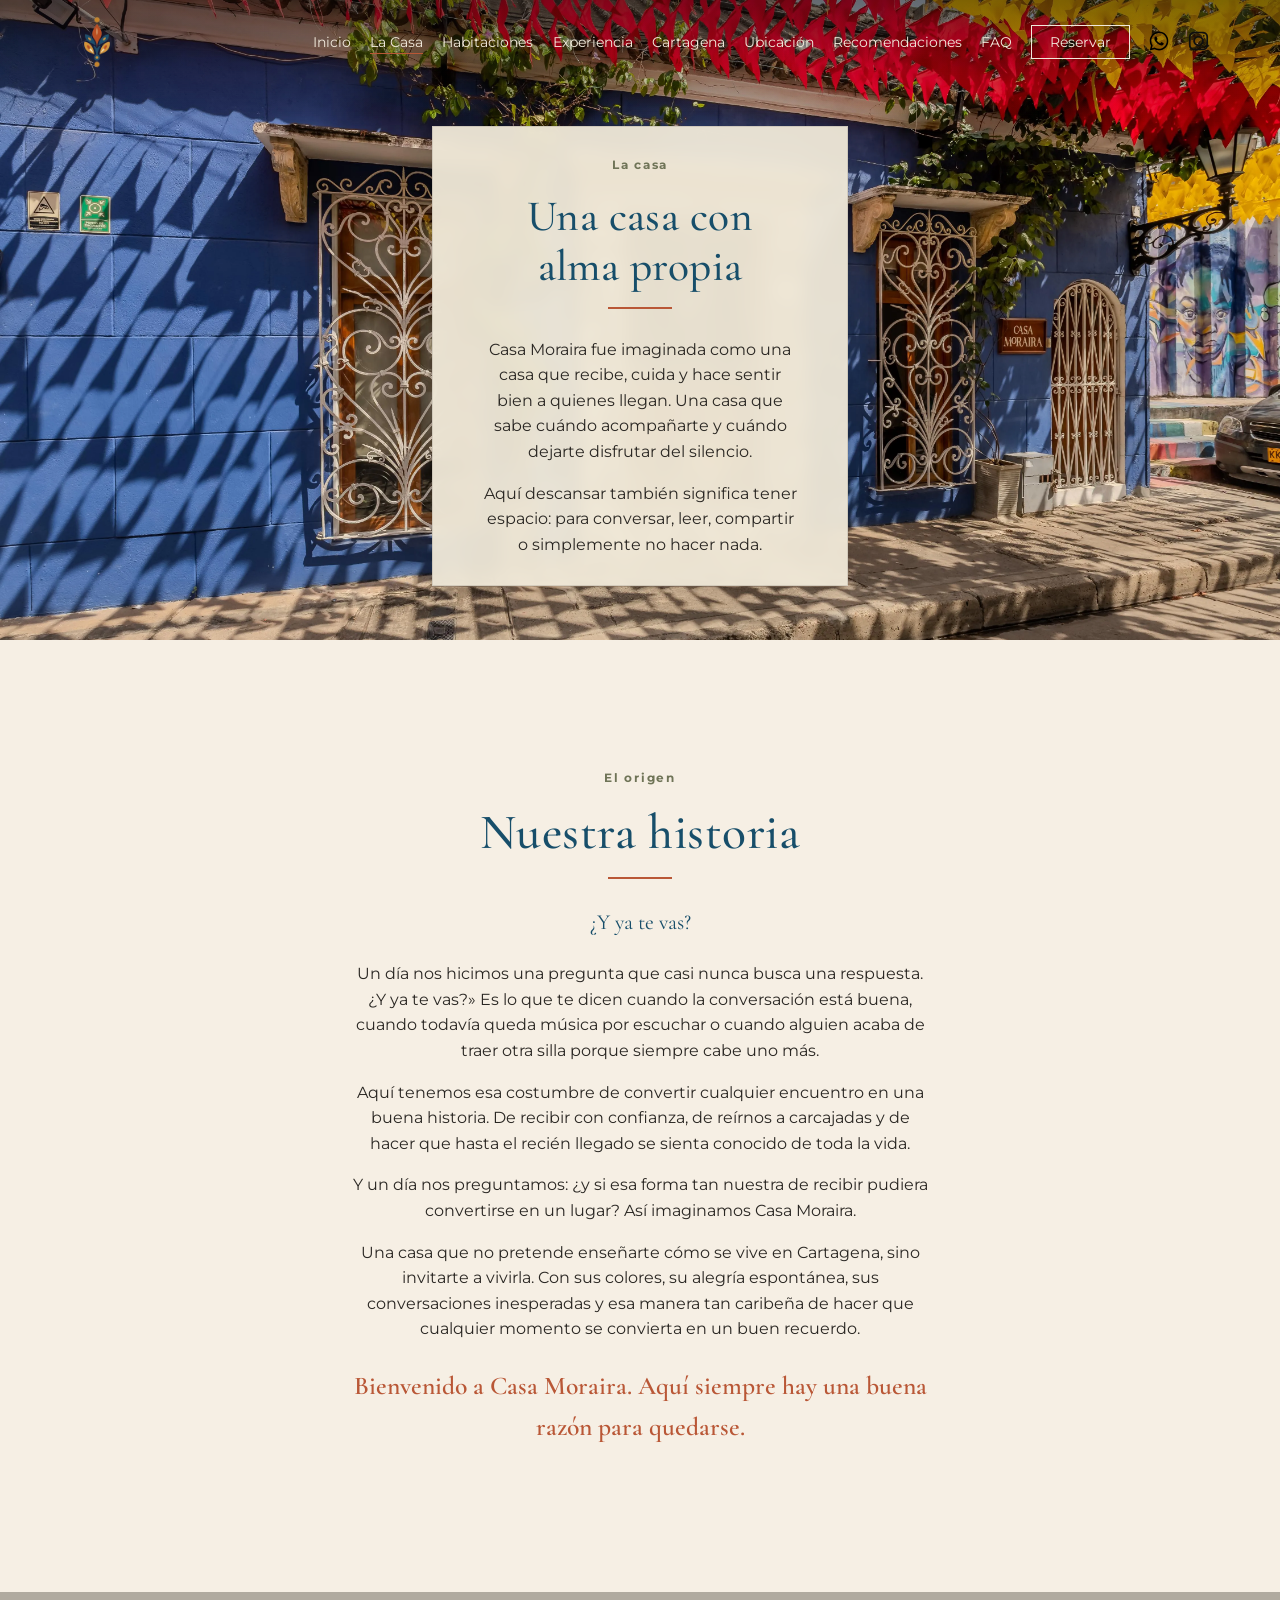
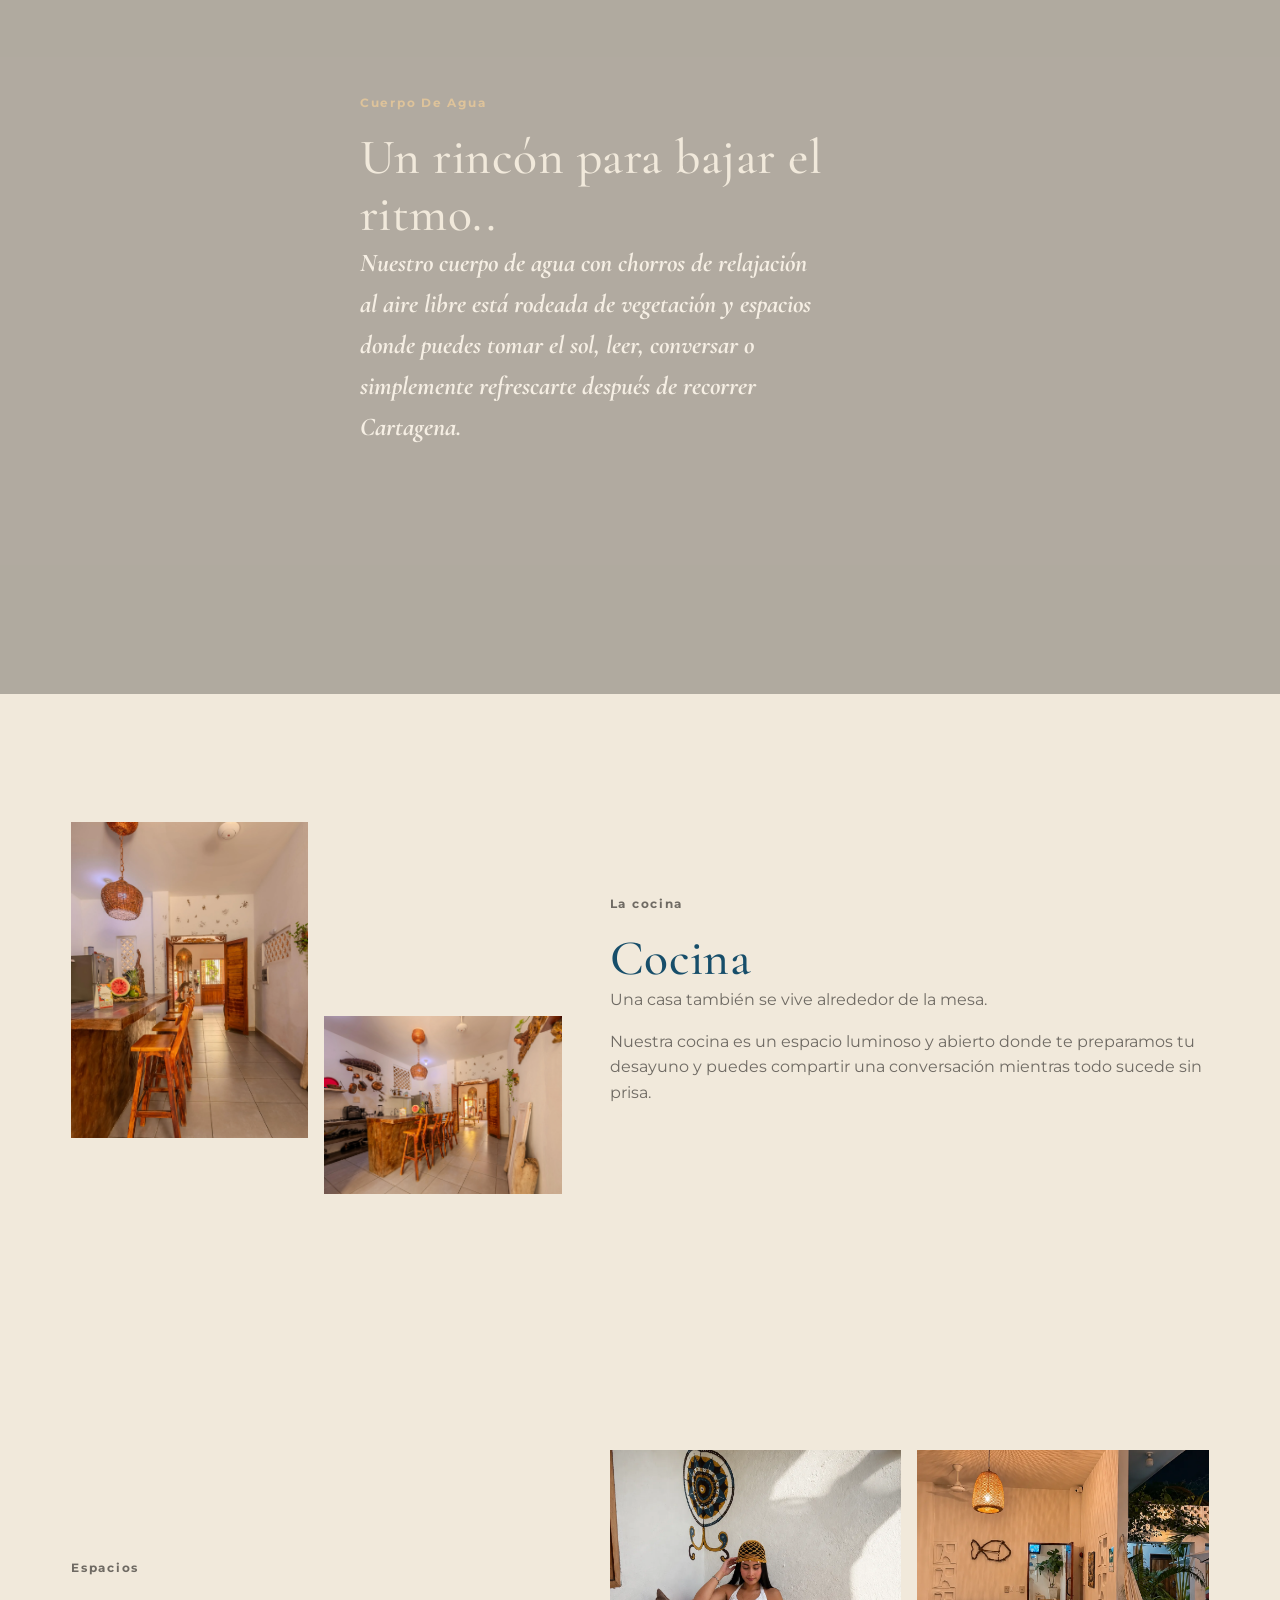
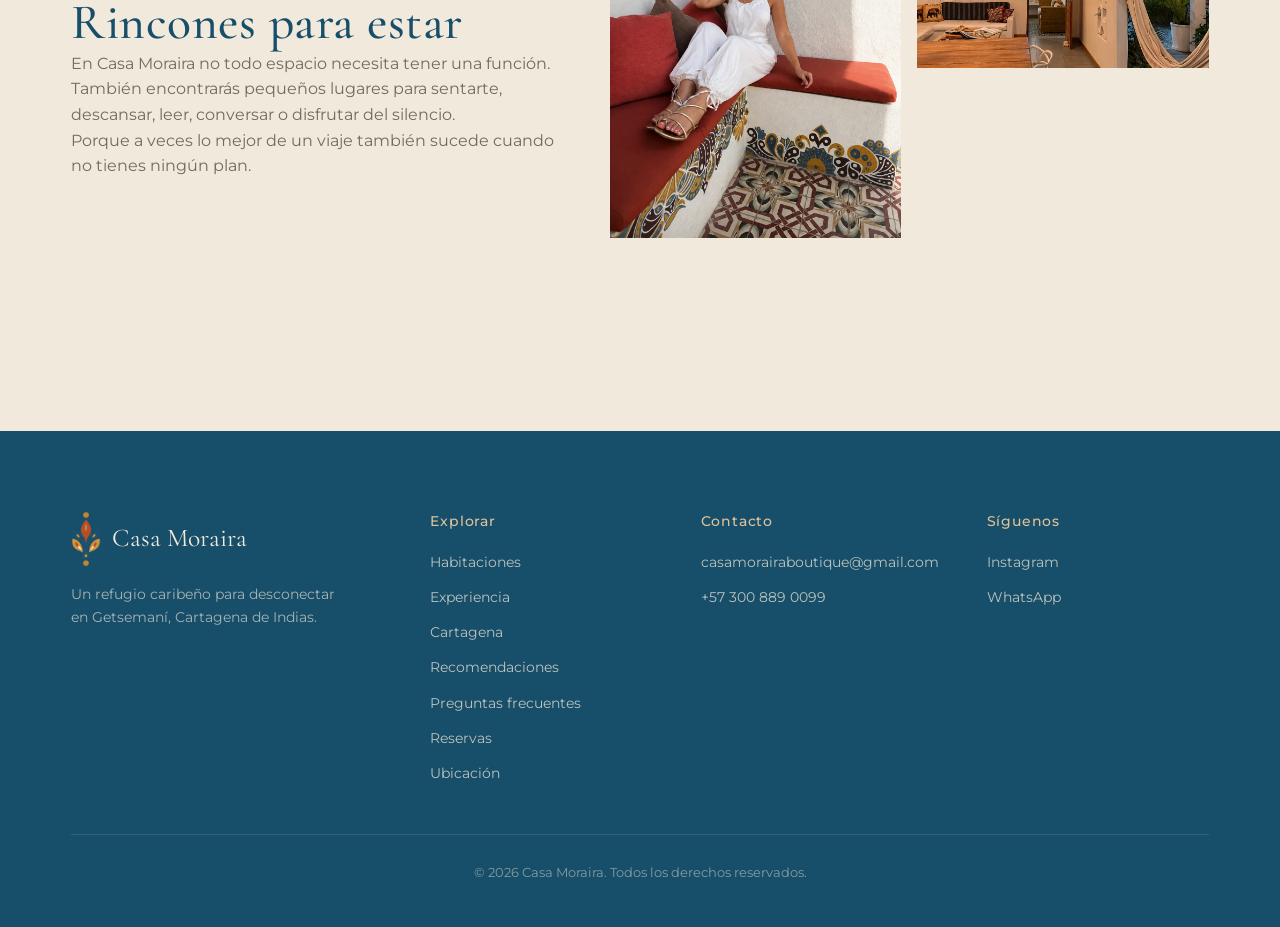
<file: paginas/lacasa.html>
<!DOCTYPE html>
<html lang="es-CO">
<head>
  <meta charset="UTF-8">
  <meta name="viewport" content="width=device-width, initial-scale=1.0">
  <title>La Casa | Casa Moraira — Hotel boutique con cuerpo de agua con chorros de relajación
 en Cartagena</title>
  <meta name="description" content="Conoce Casa Moraira: una casa con alma propia en Getsemaní, con cuerpo de agua con chorros de relajación
 rodeada de vegetación, cocina compartida y rincones para descansar en Cartagena.">
  <meta name="robots" content="index, follow, max-image-preview:large">
  <meta name="theme-color" content="#174E6A">
  <link rel="canonical" href="https://www.casamoraira.co/paginas/lacasa.html">
  <link rel="icon" type="image/webp" href="../assets/img/favicon.webp">
  <meta property="og:site_name" content="Casa Moraira">
  <meta property="og:type" content="website">
  <meta property="og:locale" content="es_CO">
  <meta property="og:title" content="La Casa | Casa Moraira — Hotel boutique con cuerpo de agua con chorros de relajación
 en Cartagena">
  <meta property="og:description" content="Conoce Casa Moraira: una casa con alma propia en Getsemaní, con cuerpo de agua con chorros de relajación
 rodeada de vegetación, cocina compartida y rincones para descansar en Cartagena.">
  <meta property="og:url" content="https://www.casamoraira.co/paginas/lacasa.html">
  <meta property="og:image" content="https://www.casamoraira.co/assets/img/presentacion5.webp">
  <meta name="twitter:card" content="summary_large_image">
  <meta name="twitter:title" content="La Casa | Casa Moraira — Hotel boutique con cuerpo de agua con chorros de relajación
 en Cartagena">
  <meta name="twitter:description" content="Conoce Casa Moraira: una casa con alma propia en Getsemaní, con cuerpo de agua con chorros de relajación
 rodeada de vegetación, cocina compartida y rincones para descansar en Cartagena.">
  <meta name="twitter:image" content="https://www.casamoraira.co/assets/img/presentacion5.webp">
  <link rel="preconnect" href="https://fonts.googleapis.com">
  <link rel="preconnect" href="https://fonts.gstatic.com" crossorigin>
  <link href="https://fonts.googleapis.com/css2?family=Cormorant+Garamond:ital,wght@0,400;0,500;0,600;1,400&family=Montserrat:wght@300;400;500;700&display=swap" rel="stylesheet">
  <link rel="stylesheet" href="../css/main.css">
  <script type="application/ld+json">
{
  "@context": "https://schema.org",
  "@type": "BreadcrumbList",
  "itemListElement": [
    {
      "@type": "ListItem",
      "position": 1,
      "name": "Inicio",
      "item": "https://www.casamoraira.co/"
    },
    {
      "@type": "ListItem",
      "position": 2,
      "name": "La Casa",
      "item": "https://www.casamoraira.co/paginas/lacasa.html"
    }
  ]
}
  </script>
  <noscript><style>.reveal{opacity:1;transform:none}</style></noscript>
</head>
<body>
  <a class="skip-link" href="#contenido">Saltar al contenido</a>
  <header class="site-header" id="siteHeader">
    <div class="wrap">
      <a class="logo" href="../index.html" aria-label="Casa Moraira — Inicio">
        <img src="../assets/img/favicon.webp" alt="Casa Moraira Cartagena">
      </a>
      <button class="menu-toggle" id="menuToggle" aria-label="Abrir menú" aria-expanded="false" aria-controls="mainNav">
        <span></span><span></span><span></span>
      </button>
      <nav class="main-nav" id="mainNav" aria-label="Principal">
        <ul>
          <li><a href="../index.html">Inicio</a></li>
          <li><a href="./lacasa.html" aria-current="page">La Casa</a></li>
          <li><a href="../habitaciones/habitaciones.html">Habitaciones</a></li>
          <li><a href="./experiencia.html">Experiencia</a></li>
          <li><a href="./cartagena.html">Cartagena</a></li>
          <li><a href="../index.html#ubicacion">Ubicación</a></li>
          <li><a href="./recomendaciones.html">Recomendaciones</a></li>
          <li><a href="./faq.html">FAQ</a></li>
          <li><a href="../index.html#reservar" class="nav-cta">Reservar</a></li>
          <li class="nav-social">
            <ul>
              <li><a href="https://wa.me/573008890099" target="_blank" rel="noopener noreferrer" class="nav-icon nav-icon--whatsapp" aria-label="Escríbenos por WhatsApp"><img src="../assets/img/whatsapp.svg" alt="" width="24" height="24"></a></li>
              <li><a href="https://www.instagram.com/casa_moraira/" target="_blank" rel="noopener noreferrer" class="nav-icon nav-icon--instagram" aria-label="Síguenos en Instagram"><img src="../assets/img/instagram.svg" alt="" width="24" height="24"></a></li>
            </ul>
          </li>
        </ul>
      </nav>
    </div>
  </header>

  <main id="contenido">
    <!-- =================== PRESENTACIÓN =================== -->

    <section class="page-banner">
      <div class="page-banner__media">
        <img decoding="async" src="../assets/img/presentacion5.webp" alt="Fachada y patio de Casa Moraira, hotel boutique en Getsemaní, Cartagena" fetchpriority="high">
      </div>
      <div class="wrap">
        <div class="page-banner__card reveal">
          <p class="kicker">La casa</p>
          <h1>Una casa con alma propia</h1>
          <hr class="divider">
          <p>Casa Moraira fue imaginada como una casa que recibe, cuida y hace sentir bien a quienes llegan. Una casa que sabe cuándo acompañarte y cuándo dejarte disfrutar del silencio.</p>
          <p>Aquí descansar también significa tener espacio: para conversar, leer, compartir o simplemente no hacer nada.</p>
        </div>
      </div>
    </section>

    <!-- =================== ORIGEN =================== -->
    <section class="story">
        <div class="wrap text-center-narrow reveal">
        <p class="kicker">El origen</p>
        <h2> Nuestra historia</h2>
        <hr class="divider divider--center">
        <p class="story__lead">
            ¿Y ya te vas?
        </p>
        <p> Un día nos hicimos  una pregunta que casi nunca busca una respuesta.
            ¿Y ya te vas?» Es lo que te dicen cuando la conversación está buena, cuando todavía queda música por escuchar o cuando alguien acaba de traer otra silla porque siempre cabe uno más.
        </p>

        <p>
            Aquí tenemos esa costumbre de convertir cualquier encuentro en una buena historia. De recibir con confianza, de reírnos a carcajadas y de hacer que hasta el recién llegado se sienta conocido de toda la vida.
        </p>
        <p> 

            Y un día nos preguntamos: ¿y si esa forma tan nuestra de recibir pudiera convertirse en un lugar? Así imaginamos Casa Moraira.
        </p>
        <p>
            Una casa que no pretende enseñarte cómo se vive en Cartagena, sino invitarte a vivirla. Con sus colores, su alegría espontánea, sus conversaciones inesperadas y esa manera tan caribeña de hacer que cualquier momento se convierta en un buen recuerdo.
        </p>

        <p class="story__highlight"> Bienvenido a Casa Moraira. Aquí siempre hay una buena razón para quedarse.  </p>
        </div>
    </section>

    <!-- =================== ALBERCA =================== -->
    <section class="video-band">
    <!-- Video de fondo -->
    <video class="video-band__video" autoplay loop muted playsinline preload="metadata" aria-hidden="true">
        <source src="../assets/img/pool.mp4" type="video/mp4" />
        Tu navegador no soporta videos HTML5.
    </video>

    <div class="wrap">
        <div class="video-band__content reveal">
        <p class="kicker">Cuerpo De Agua</p>
        <h2>Un rincón para bajar el ritmo..</h2>
        <p class="lead"> <strong>Nuestro cuerpo de agua con chorros de relajación al aire libre está rodeada de vegetación y espacios donde puedes tomar el sol, leer, conversar o simplemente refrescarte después de recorrer Cartagena.</strong></p>
        </div>
    </div>
    </section>

    <!-- =================== COCINA =================== -->
    <section id="cocina">
    <div class="wrap gallery-split">
        <div class="gallery-split__gallery reveal">
        <img decoding="async" src="../assets/img/cocina-1.webp"
            alt="Cocina luminosa y abierta de Casa Moraira con materiales naturales" loading="lazy">
        <img decoding="async" src="../assets/img/cocina-2.webp" alt="Detalle de cerámica artesanal en la cocina de Casa Moraira"
            loading="lazy">
        <img decoding="async" src="../assets/img/cocina-3.webp" alt="Luz natural entrando en la cocina compartida de Casa Moraira"
            loading="lazy">
        </div>
        <div class="gallery-split__copy reveal">
        <p class="kicker">La cocina</p>
        <h2>Cocina</h2>
        <p>Una casa también se vive alrededor de la mesa.</p>
        <p>Nuestra cocina es un espacio luminoso y abierto donde te preparamos tu desayuno y puedes compartir una conversación mientras todo sucede sin prisa.</p>
        </div>
    </div>
    </section>

    <!-- =================== COMPARTIR =================== -->
    <section id="compartir">
    <div class="wrap gallery-split">
        <div class="gallery-split__copy reveal">
        <p class="kicker">Espacios</p>
        <h2>Rincones para estar</h2>
        <p>En Casa Moraira no todo espacio necesita tener una función. <br>
            También encontrarás pequeños lugares para sentarte, descansar, leer, conversar o disfrutar del silencio. <br>
            Porque a veces lo mejor de un viaje también sucede cuando no tienes ningún plan.</p>

        </div>
        <div class="gallery-split__gallery reveal">
        <img decoding="async" src="../assets/img/compartir1.webp"
            alt ="Zona de descanso y estar compartida en Casa Moraira" loading="lazy">
        <img decoding="async" src="../assets/img/compartir2.webp" alt="Rincón para leer y conversar en Casa Moraira"
            loading="lazy">
        <img decoding="async" src="../assets/img/compartir6.webp" alt="Luz natural en los espacios comunes de Casa Moraira"
            loading="lazy">
        </div>

    </div>
    </section>

  </main>

  <footer class="site-footer">
    <div class="wrap">
      <div class="footer-grid">
        <div class="footer-brand">
          <div class="footer-logo-row">
            <img src="../assets/img/logo-mini.webp" alt="" loading="lazy" aria-hidden="true">
            <p class="footer-logo">Casa Moraira</p>
          </div>
          <p class="footer-tag">Un refugio caribeño para desconectar en Getsemaní, Cartagena de Indias.</p>
        </div>
        <nav class="footer-col" aria-label="Explorar">
          <h4>Explorar</h4>
          <ul>
            <li><a href="../habitaciones/habitaciones.html">Habitaciones</a></li>
            <li><a href="experiencia.html">Experiencia</a></li>
            <li><a href="cartagena.html">Cartagena</a></li>
            <li><a href="recomendaciones.html">Recomendaciones</a></li>
            <li><a href="faq.html">Preguntas frecuentes</a></li>
            <li><a href="../index.html#reservar">Reservas</a></li>
            <li><a href="../index.html#ubicacion">Ubicación</a></li>
          </ul>
        </nav>
        <div class="footer-col">
          <h4>Contacto</h4>
          <ul>
            <li><a href="mailto:casamorairaboutique@gmail.com">casamorairaboutique@gmail.com</a></li>
            <li><a href="https://wa.me/573008890099" target="_blank" rel="noopener noreferrer">+57 300 889 0099</a></li>
          </ul>
        </div>
        <div class="footer-col">
          <h4>Síguenos</h4>
          <ul>
            <li><a href="https://www.instagram.com/casa_moraira/" target="_blank" rel="noopener noreferrer">Instagram</a></li>
            <li><a href="https://wa.me/573008890099" target="_blank" rel="noopener noreferrer">WhatsApp</a></li>
          </ul>
        </div>
      </div>
      <div class="footer-bottom">
        <p>© 2026 Casa Moraira. Todos los derechos reservados.</p>
      </div>
    </div>
  </footer>

  <script src="../js/main.js" defer></script>
</body>
</html>
</file>
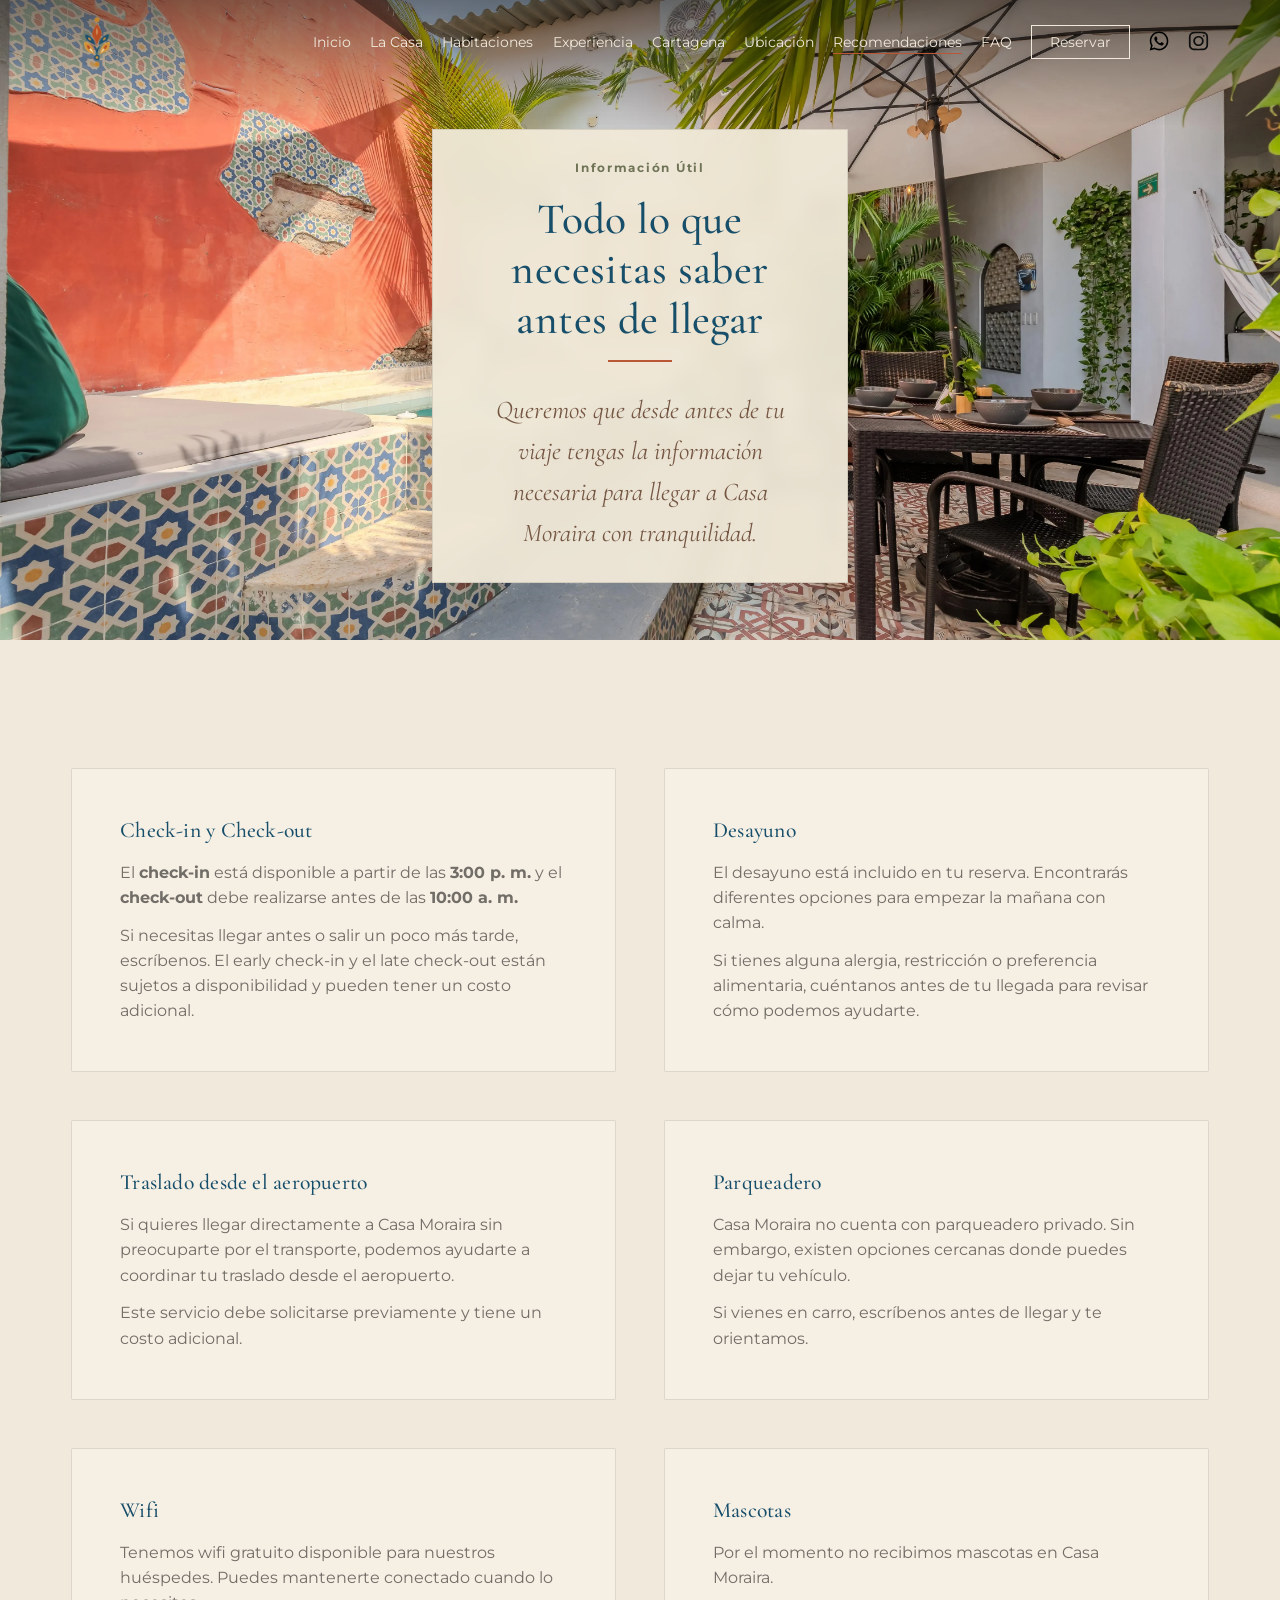
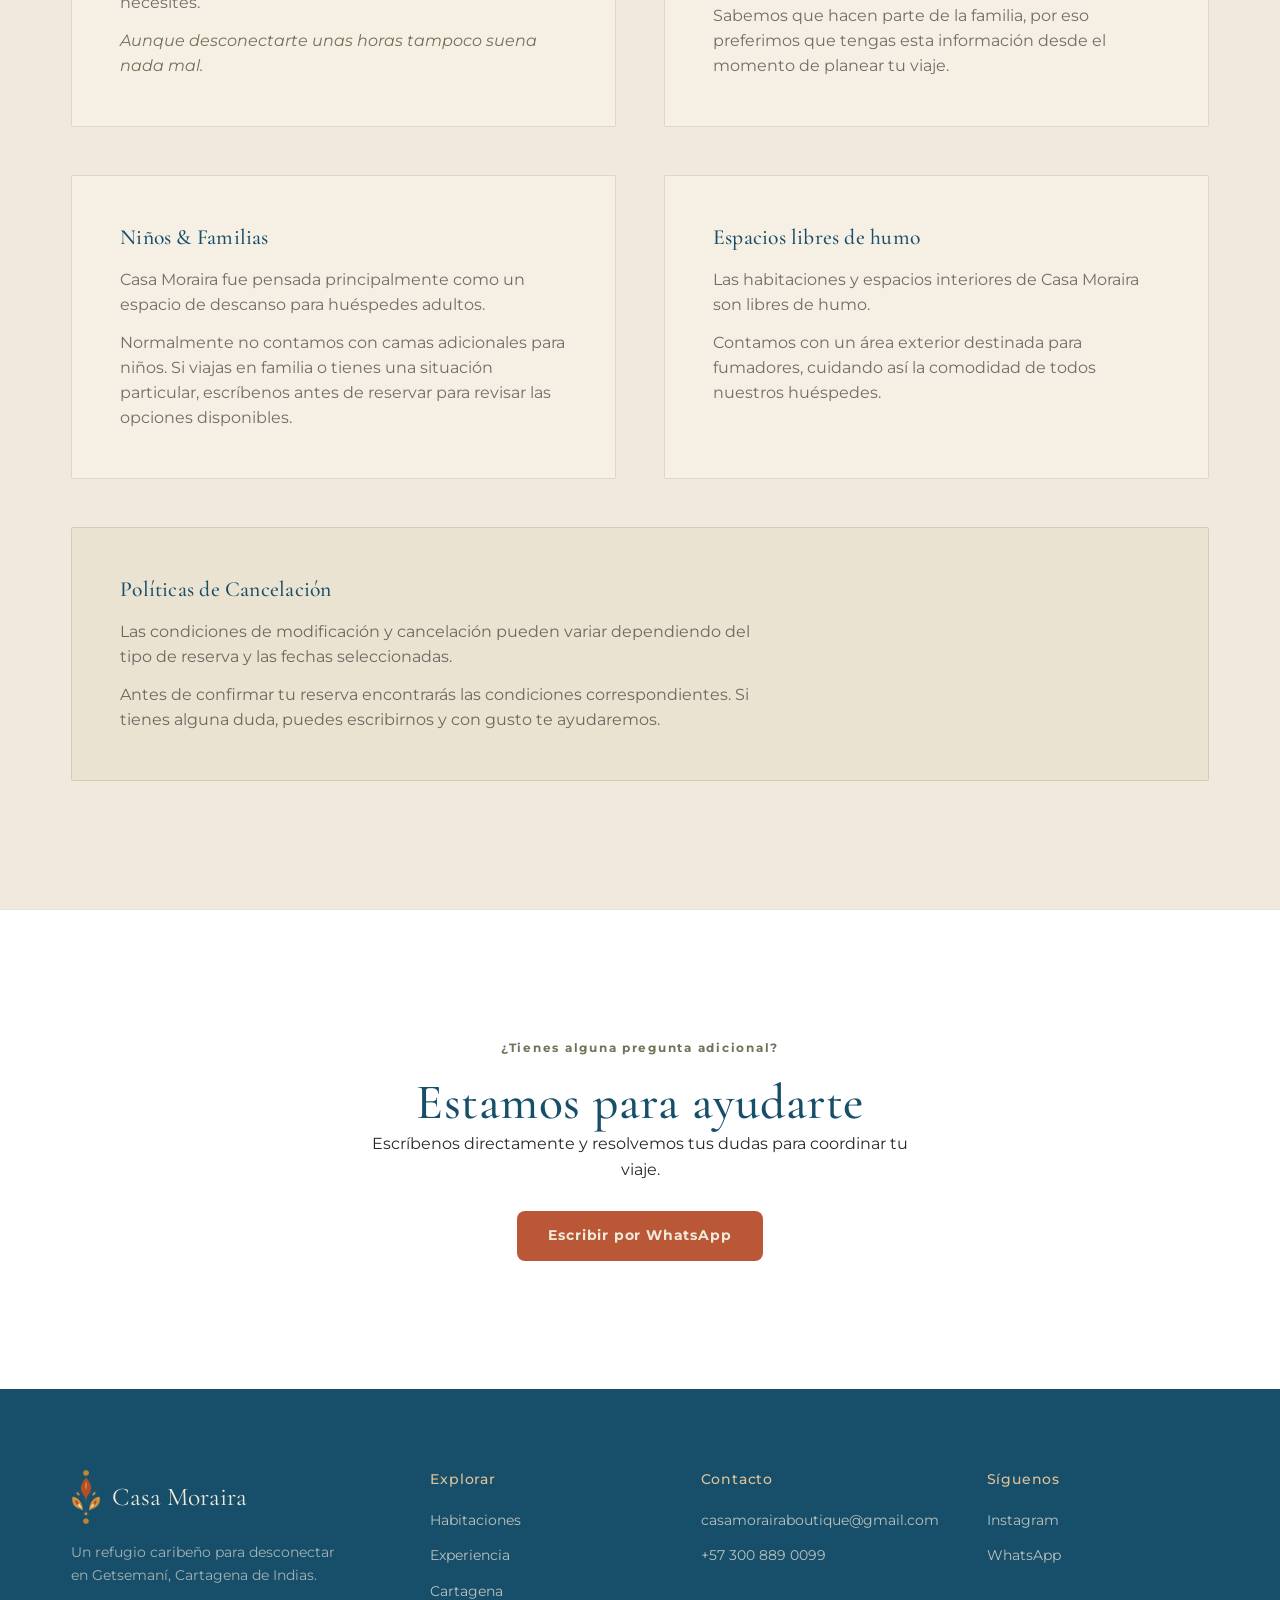
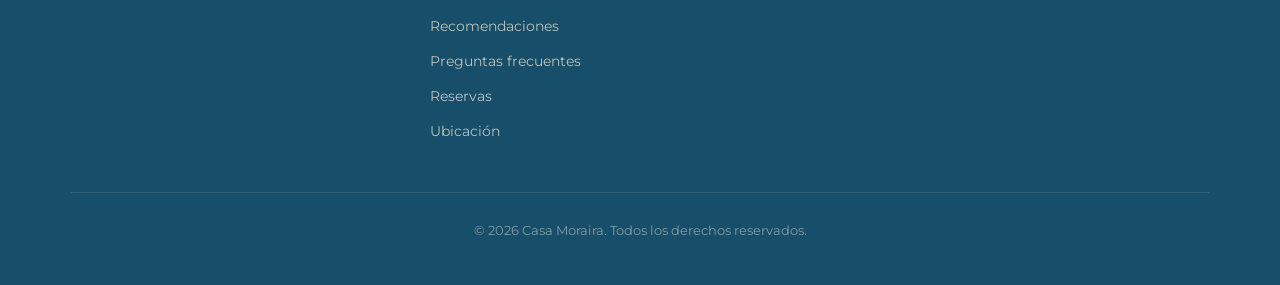
<file: paginas/recomendaciones.html>
<!DOCTYPE html>
<html lang="es-CO">
<head>
  <meta charset="UTF-8">
  <meta name="viewport" content="width=device-width, initial-scale=1.0">
  <title>Recomendaciones antes de llegar | Casa Moraira, Cartagena</title>
  <meta name="description" content="Check-in desde las 3:00 p. m., desayuno incluido, traslado al aeropuerto, parqueadero, wifi y políticas de Casa Moraira en Getsemaní, Cartagena.">
  <meta name="robots" content="index, follow, max-image-preview:large">
  <meta name="theme-color" content="#174E6A">
  <link rel="canonical" href="https://www.casamoraira.co/paginas/recomendaciones.html">
  <link rel="icon" type="image/webp" href="../assets/img/favicon.webp">
  <meta property="og:site_name" content="Casa Moraira">
  <meta property="og:type" content="website">
  <meta property="og:locale" content="es_CO">
  <meta property="og:title" content="Recomendaciones antes de llegar | Casa Moraira, Cartagena">
  <meta property="og:description" content="Check-in desde las 3:00 p. m., desayuno incluido, traslado al aeropuerto, parqueadero, wifi y políticas de Casa Moraira en Getsemaní, Cartagena.">
  <meta property="og:url" content="https://www.casamoraira.co/paginas/recomendaciones.html">
  <meta property="og:image" content="https://www.casamoraira.co/assets/img/hero-villa.webp">
  <meta name="twitter:card" content="summary_large_image">
  <meta name="twitter:title" content="Recomendaciones antes de llegar | Casa Moraira, Cartagena">
  <meta name="twitter:description" content="Check-in desde las 3:00 p. m., desayuno incluido, traslado al aeropuerto, parqueadero, wifi y políticas de Casa Moraira en Getsemaní, Cartagena.">
  <meta name="twitter:image" content="https://www.casamoraira.co/assets/img/hero-villa.webp">
  <link rel="preconnect" href="https://fonts.googleapis.com">
  <link rel="preconnect" href="https://fonts.gstatic.com" crossorigin>
  <link href="https://fonts.googleapis.com/css2?family=Cormorant+Garamond:ital,wght@0,400;0,500;0,600;1,400&family=Montserrat:wght@300;400;500;700&display=swap" rel="stylesheet">
  <link rel="stylesheet" href="../css/main.css">
  <script type="application/ld+json">
{
  "@context": "https://schema.org",
  "@type": "BreadcrumbList",
  "itemListElement": [
    {
      "@type": "ListItem",
      "position": 1,
      "name": "Inicio",
      "item": "https://www.casamoraira.co/"
    },
    {
      "@type": "ListItem",
      "position": 2,
      "name": "Recomendaciones",
      "item": "https://www.casamoraira.co/paginas/recomendaciones.html"
    }
  ]
}
  </script>
  <noscript><style>.reveal{opacity:1;transform:none}</style></noscript>
</head>
<body>
  <a class="skip-link" href="#contenido">Saltar al contenido</a>
  <header class="site-header" id="siteHeader">
    <div class="wrap">
      <a class="logo" href="../index.html" aria-label="Casa Moraira — Inicio">
        <img src="../assets/img/favicon.webp" alt="Casa Moraira Cartagena">
      </a>
      <button class="menu-toggle" id="menuToggle" aria-label="Abrir menú" aria-expanded="false" aria-controls="mainNav">
        <span></span><span></span><span></span>
      </button>
      <nav class="main-nav" id="mainNav" aria-label="Principal">
        <ul>
          <li><a href="../index.html">Inicio</a></li>
          <li><a href="./lacasa.html">La Casa</a></li>
          <li><a href="../habitaciones/habitaciones.html">Habitaciones</a></li>
          <li><a href="./experiencia.html">Experiencia</a></li>
          <li><a href="./cartagena.html">Cartagena</a></li>
          <li><a href="../index.html#ubicacion">Ubicación</a></li>
          <li><a href="./recomendaciones.html" aria-current="page">Recomendaciones</a></li>
          <li><a href="./faq.html">FAQ</a></li>
          <li><a href="../index.html#reservar" class="nav-cta">Reservar</a></li>
          <li class="nav-social">
            <ul>
              <li><a href="https://wa.me/573008890099" target="_blank" rel="noopener noreferrer" class="nav-icon nav-icon--whatsapp" aria-label="Escríbenos por WhatsApp"><img src="../assets/img/whatsapp.svg" alt="" width="24" height="24"></a></li>
              <li><a href="https://www.instagram.com/casa_moraira/" target="_blank" rel="noopener noreferrer" class="nav-icon nav-icon--instagram" aria-label="Síguenos en Instagram"><img src="../assets/img/instagram.svg" alt="" width="24" height="24"></a></li>
            </ul>
          </li>
        </ul>
      </nav>
    </div>
  </header>

  <main id="contenido">
    <!-- =================== HERO ANTES DE LLEGAR =================== -->
    <section class="page-banner">
      <div class="page-banner__media">
        <img decoding="async" src="../assets/img/pool2.webp" alt="Fachada y patio de Casa Moraira, hotel boutique en Getsemaní, Cartagena" fetchpriority="high">
      </div>
      <div class="wrap">
        <div class="page-banner__card reveal">
          <p class="kicker">Información Útil</p>
          <h1>Todo lo que necesitas saber antes de llegar</h1>
          <hr class="divider">
          <p class="lead">
          Queremos que desde antes de tu viaje tengas la información necesaria para llegar a Casa Moraira con tranquilidad.
          </p>
        </div>
      </div>
    </section>
 

    <!-- =================== MÓDULOS DE INFORMACIÓN (GRID) =================== -->
    <section class="info-guide">
      <div class="wrap">
        <div class="info-grid reveal">

          <!-- Check-in & Check-out -->
          <article class="info-card">
            <div class="info-card__head">
              <h3>Check-in y Check-out</h3>
            </div>
            <div class="info-card__body">
              <p>El <strong>check-in</strong> está disponible a partir de las <strong>3:00 p. m.</strong> y el <strong>check-out</strong> debe realizarse antes de las <strong>10:00 a. m.</strong></p>
              <p>Si necesitas llegar antes o salir un poco más tarde, escríbenos. El early check-in y el late check-out están sujetos a disponibilidad y pueden tener un costo adicional.</p>
            </div>
          </article>

          <!-- Desayuno -->
          <article class="info-card">
            <div class="info-card__head">
              <h3>Desayuno</h3>
            </div>
            <div class="info-card__body">
              <p>El desayuno está incluido en tu reserva. Encontrarás diferentes opciones para empezar la mañana con calma.</p>
              <p>Si tienes alguna alergia, restricción o preferencia alimentaria, cuéntanos antes de tu llegada para revisar cómo podemos ayudarte.</p>
            </div>
          </article>

          <!-- Traslado desde el aeropuerto -->
          <article class="info-card">
            <div class="info-card__head">
              <h3>Traslado desde el aeropuerto</h3>
            </div>
            <div class="info-card__body">
              <p>Si quieres llegar directamente a Casa Moraira sin preocuparte por el transporte, podemos ayudarte a coordinar tu traslado desde el aeropuerto.</p>
              <p>Este servicio debe solicitarse previamente y tiene un costo adicional.</p>
            </div>
          </article>

          <!-- Parqueadero -->
          <article class="info-card">
            <div class="info-card__head">
              <h3>Parqueadero</h3>
            </div>
            <div class="info-card__body">
              <p>Casa Moraira no cuenta con parqueadero privado. Sin embargo, existen opciones cercanas donde puedes dejar tu vehículo.</p>
              <p>Si vienes en carro, escríbenos antes de llegar y te orientamos.</p>
            </div>
          </article>

          <!-- Wifi -->
          <article class="info-card">
            <div class="info-card__head">
              <h3>Wifi</h3>
            </div>
            <div class="info-card__body">
              <p>Tenemos wifi gratuito disponible para nuestros huéspedes. Puedes mantenerte conectado cuando lo necesites.</p>
              <p class="info-card__note">Aunque desconectarte unas horas tampoco suena nada mal.</p>
            </div>
          </article>

          <!-- Mascotas -->
          <article class="info-card">
            <div class="info-card__head">
              <h3>Mascotas</h3>
            </div>
            <div class="info-card__body">
              <p>Por el momento no recibimos mascotas en Casa Moraira.</p>
              <p>Sabemos que hacen parte de la familia, por eso preferimos que tengas esta información desde el momento de planear tu viaje.</p>
            </div>
          </article>

          <!-- Niños -->
          <article class="info-card">
            <div class="info-card__head">
              <h3>Niños & Familias</h3>
            </div>
            <div class="info-card__body">
              <p>Casa Moraira fue pensada principalmente como un espacio de descanso para huéspedes adultos.</p>
              <p>Normalmente no contamos con camas adicionales para niños. Si viajas en familia o tienes una situación particular, escríbenos antes de reservar para revisar las opciones disponibles.</p>
            </div>
          </article>

          <!-- Espacios libres de humo -->
          <article class="info-card">
            <div class="info-card__head">
              <h3>Espacios libres de humo</h3>
            </div>
            <div class="info-card__body">
              <p>Las habitaciones y espacios interiores de Casa Moraira son libres de humo.</p>
              <p>Contamos con un área exterior destinada para fumadores, cuidando así la comodidad de todos nuestros huéspedes.</p>
            </div>
          </article>

          <!-- Cancelaciones -->
          <article class="info-card info-card--wide">
            <div class="info-card__head">
              <h3>Políticas de Cancelación</h3>
            </div>
            <div class="info-card__body">
              <p>Las condiciones de modificación y cancelación pueden variar dependiendo del tipo de reserva y las fechas seleccionadas.</p>
              <p>Antes de confirmar tu reserva encontrarás las condiciones correspondientes. Si tienes alguna duda, puedes escribirnos y con gusto te ayudaremos.</p>
            </div>
          </article>

        </div>
      </div>
    </section>

    <!-- =================== DUDAS / CONTACTO =================== -->
    <section class="cta-band cta-band--plain">
      <div class="wrap text-center-narrow reveal">
        <p class="kicker">¿Tienes alguna pregunta adicional?</p>
        <h2>Estamos para ayudarte</h2>
        <p>Escríbenos directamente y resolvemos tus dudas para coordinar tu viaje.</p>
        <div class="actions">
          <a href="https://wa.me/573008890099" target="_blank" rel="noopener" class="btn btn-primary">Escribir por WhatsApp</a>
        </div>
      </div>
    </section>
  </main>

  <footer class="site-footer">
    <div class="wrap">
      <div class="footer-grid">
        <div class="footer-brand">
          <div class="footer-logo-row">
            <img src="../assets/img/logo-mini.webp" alt="" loading="lazy" aria-hidden="true">
            <p class="footer-logo">Casa Moraira</p>
          </div>
          <p class="footer-tag">Un refugio caribeño para desconectar en Getsemaní, Cartagena de Indias.</p>
        </div>
        <nav class="footer-col" aria-label="Explorar">
          <h4>Explorar</h4>
          <ul>
            <li><a href="../habitaciones/habitaciones.html">Habitaciones</a></li>
            <li><a href="experiencia.html">Experiencia</a></li>
            <li><a href="cartagena.html">Cartagena</a></li>
            <li><a href="recomendaciones.html">Recomendaciones</a></li>
            <li><a href="faq.html">Preguntas frecuentes</a></li>
            <li><a href="../index.html#reservar">Reservas</a></li>
            <li><a href="../index.html#ubicacion">Ubicación</a></li>
          </ul>
        </nav>
        <div class="footer-col">
          <h4>Contacto</h4>
          <ul>
            <li><a href="mailto:casamorairaboutique@gmail.com">casamorairaboutique@gmail.com</a></li>
            <li><a href="https://wa.me/573008890099" target="_blank" rel="noopener noreferrer">+57 300 889 0099</a></li>
          </ul>
        </div>
        <div class="footer-col">
          <h4>Síguenos</h4>
          <ul>
            <li><a href="https://www.instagram.com/casa_moraira/" target="_blank" rel="noopener noreferrer">Instagram</a></li>
            <li><a href="https://wa.me/573008890099" target="_blank" rel="noopener noreferrer">WhatsApp</a></li>
          </ul>
        </div>
      </div>
      <div class="footer-bottom">
        <p>© 2026 Casa Moraira. Todos los derechos reservados.</p>
      </div>
    </div>
  </footer>

  <script src="../js/main.js" defer></script>
</body>
</html>
</file>
<file: css/main.css>
/* ==========================================================
   CASA MORAIRA — main.css  (ARCHIVO GENERADO, no editar)
   Edita los módulos en css/src/ y ejecuta ./css/build-css.sh
   ========================================================== */

/* >>> src/base/tokens.css */
/* ==========================================================================
   TOKENS — única fuente de verdad de colores, tipografía, espaciado y capas.
   Regla: los componentes usan tokens SEMÁNTICOS (--color-*), no la paleta
   de marca directamente. Si cambia la marca, solo se toca este archivo.

   Breakpoints (las media queries no admiten variables, se documentan aquí):
     1100px  navegación colapsa a menú hamburguesa
      980px  tablet: rejillas pasan a una columna
      768px  móvil: banner apilado, espaciado reducido
      520px  móvil pequeño
   ========================================================================== */
:root {
  /* ---- Paleta de marca (Manual de Marca Casa Moraira) ---- */
  --blanco-calido: #F1E9DB;        /* Crema */
  --beige-arena: #DEC39A;          /* Arena cálida */
  --beige-arena-suave: #F6EFE4;
  --terracota: #B95736;
  --terracota-oscuro: #9D4A2E;
  --azul-mediterraneo: #174E6A;
  --dorado-solar: #C98A27;
  --azul-luna: #7F96A3;
  --perla-lunar: #D8D2C5;
  --verde-oliva: #6F7457;
  --salvia-costera: #9BA58C;
  --arcilla-rosada: #C88972;
  --marron-madera: #765744;
  --carbon: #2A2723;
  --blanco: #FFFFFF;
  --verde-valoracion: #003B2F;     /* Puntuación de reseñas */

  /* ---- Tokens semánticos (usar estos en los componentes) ---- */
  --color-bg: var(--blanco-calido);
  --color-bg-soft: var(--beige-arena-suave);
  --color-surface: var(--blanco);
  --color-text: var(--carbon);
  --color-text-muted: rgba(42, 39, 35, 0.65);
  --color-heading: var(--azul-mediterraneo);
  --color-eyebrow: var(--verde-oliva);
  --color-accent: var(--terracota);
  --color-accent-hover: var(--terracota-oscuro);
  --color-highlight: var(--dorado-solar);
  --color-border: rgba(42, 39, 35, 0.12);
  --color-border-olive: rgba(111, 116, 87, 0.35);
  --color-scrim: rgba(41, 38, 34, 0.32);
  --color-card-glass: rgba(241, 233, 216, 0.95);
  --color-header-glass: rgba(241, 233, 216, 0.94);

  /* ---- Tipografía ---- */
  --font-display: 'Cormorant Garamond', 'Times New Roman', serif;
  --font-body: 'Montserrat', 'Helvetica Neue', Arial, sans-serif;

  /* ---- Espaciado ---- */
  --space-1: 0.5rem;
  --space-2: 1rem;
  --space-3: 1.75rem;
  --space-4: 3rem;
  --space-5: 5rem;
  --space-6: 8rem;

  /* ---- Layout ---- */
  --max-width: 1240px;
  --gutter: clamp(1.25rem, 4vw, 4rem);
  --header-h: 5.25rem;             /* logo 52px + padding del header */
  --banner-h: 40rem;               /* ALTURA ÚNICA de los banners de página */
  --banner-h-sm: 20rem;            /* Altura de la imagen del banner en móvil */

  /* ---- Movimiento ---- */
  --ease: cubic-bezier(0.4, 0, 0.2, 1);
  --transition: 0.5s var(--ease);

  /* ---- Capas ---- */
  --z-nav-toggle: 2;
  --z-header: 100;
  --z-skip-link: 1000;
}

@media (max-width: 768px) {
  :root {
    --space-6: 5rem;
    --space-5: 3.5rem;
    --space-4: 2.25rem;
  }
}

/* >>> src/base/reset.css */
/* ==========================================================================
   RESET Y BASE
   ========================================================================== */
*, *::before, *::after { box-sizing: border-box; }

html { scroll-behavior: smooth; }

body {
  margin: 0;
  background: var(--color-bg);
  color: var(--color-text);
  font-family: var(--font-body);
  font-weight: 400;
  line-height: 1.6;
  -webkit-font-smoothing: antialiased;
  overflow-x: clip;
}

img { max-width: 100%; display: block; }
a { color: inherit; text-decoration: none; }
ul { list-style: none; margin: 0; padding: 0; }
button { font-family: inherit; cursor: pointer; }
input, select { font-family: inherit; }

/* Accesibilidad: foco visible siempre */
a:focus-visible,
button:focus-visible,
input:focus-visible,
select:focus-visible {
  outline: 2px solid var(--color-accent);
  outline-offset: 3px;
}

/* Respeta la preferencia de movimiento reducido */
@media (prefers-reduced-motion: reduce) {
  html { scroll-behavior: auto; }
  *, *::before, *::after {
    animation-duration: 0.001ms !important;
    animation-iteration-count: 1 !important;
    transition-duration: 0.001ms !important;
    scroll-behavior: auto !important;
  }
}

/* >>> src/base/typography.css */
/* ==========================================================================
   TIPOGRAFÍA
   ========================================================================== */
h1, h2, h3, h4 {
  margin: 0;
  font-family: var(--font-display);
  font-weight: 500;
  letter-spacing: 0.01em;
  color: var(--color-heading);
}
h1 { font-size: clamp(2.75rem, 6vw, 5rem); line-height: 1.05; }
h2 { font-size: clamp(2.1rem, 4vw, 3.1rem); line-height: 1.15; }
h3 { font-size: clamp(1.5rem, 2.4vw, 1.9rem); line-height: 1.25; }

p { margin: 0 0 var(--space-2); max-width: 60ch; }

/* Frase destacada en cursiva */
.lead {
  max-width: 42ch;
  font-family: var(--font-display);
  font-size: clamp(1.25rem, 2vw, 1.6rem);
  font-style: italic;
  color: var(--marron-madera);
}

/* Etiqueta pequeña sobre un título */
.kicker {
  font-family: var(--font-body);
  font-size: 0.78rem;
  font-weight: 700;
  letter-spacing: 0.14em;
  color: var(--color-eyebrow);
}

/* Texto secundario / aclaraciones */
.note {
  margin-top: var(--space-2);
  font-size: 0.85rem;
  color: var(--color-text-muted);
}

/* Subtítulo con aspecto de h3 sin alterar la jerarquía del documento */
.title-sm {
  margin-bottom: var(--space-2);
  font-size: clamp(1.5rem, 2.4vw, 1.9rem);
}

/* >>> src/layout/layout.css */
/* ==========================================================================
   LAYOUT — contenedores, ritmo vertical, utilidades y animación de entrada
   ========================================================================== */

/* Contenedor centrado */
.wrap {
  max-width: var(--max-width);
  margin-inline: auto;
  padding-inline: var(--gutter);
}
.wrap--narrow { max-width: 800px; margin-inline: auto; }

/* Ritmo vertical por defecto. Los componentes de sección propios
   (banner, cta-band…) fijan su padding con una clase, que gana por especificidad. */
section { position: relative; padding-block: var(--space-6); }

/* Cabecera de sección */
.section-head { max-width: 640px; margin-bottom: var(--space-5); }
.section-head--center { margin-inline: auto; text-align: center; }
.section-head--center p { margin-inline: auto; }

/* Bloque de texto centrado y estrecho */
.text-center-narrow { max-width: 680px; margin-inline: auto; text-align: center; }
.text-center-narrow p { margin-inline: auto; }

/* Línea decorativa bajo los títulos */
.divider {
  width: 64px;
  height: 2px;
  margin: var(--space-2) 0 var(--space-3);
  background: var(--color-accent);
  border: none;
}
.divider--center { margin-inline: auto; }

/* Fila de botones */
.actions { margin-top: var(--space-3); }

/* Solo para lectores de pantalla */
.visually-hidden {
  position: absolute !important;
  width: 1px; height: 1px;
  overflow: hidden;
  clip: rect(0, 0, 0, 0);
  white-space: nowrap;
}

.skip-link {
  position: absolute;
  left: -999px;
  top: 0;
  z-index: var(--z-skip-link);
  padding: 0.8rem 1.2rem;
  background: var(--color-text);
  color: var(--color-bg);
}
.skip-link:focus { left: var(--space-2); top: var(--space-2); }

/* Aparición progresiva (la activa js/main.js con IntersectionObserver) */
.reveal {
  opacity: 0;
  transform: translateY(18px);
  transition: opacity 0.8s var(--ease), transform 0.8s var(--ease);
}
.reveal.is-visible { opacity: 1; transform: translateY(0); }

/* >>> src/components/buttons.css */
/* ==========================================================================
   BOTONES  —  .btn + una variante
   ========================================================================== */
.btn {
  display: inline-flex;
  align-items: center;
  gap: 0.6rem;
  padding: 0.85rem 1.9rem;
  border: 1px solid transparent;
  border-radius: 2px;
  font-family: var(--font-body);
  font-size: 0.85rem;
  font-weight: 700;
  letter-spacing: 0.06em;
  transition: background var(--transition), color var(--transition), border-color var(--transition);
}

/* Acción principal */
.btn-primary { background: var(--color-accent); color: var(--color-bg);border-radius: 0.5rem; }
.btn-primary:hover { background: var(--color-accent-hover); border-radius: 0.5rem;}

/* Acción secundaria */
.btn-outline { background: transparent; border-color: var(--color-text); color: var(--color-text);border-radius: 0.5rem; }
.btn-outline:hover { border-color: var(--color-accent); color: var(--color-accent);border-radius: 0.5rem; }

/* Sobre imagen / vídeo oscuro */
.btn-ghost-light { background: var(--color-accent); border-color: var(--color-bg); color: var(--color-bg); border-radius: 0.5rem; }
.btn-ghost-light:hover { background: var(--color-bg); color: var(--color-accent); border-color: var(--color-accent); border-radius: 0.5rem;}
.btn-ghost-light2 { background: var(--color-highlight); border-color: var(--color-bg); color: var(--color-bg); border-radius: 0.5rem; }
.btn-ghost-light2:hover { background: var(--color-bg); color: var(--color-highlight); border-color: var(--color-highlight); border-radius: 0.5rem;}

/* Sobre fondos de color de marca (terracota, blanco) */
.btn-gold { background: var(--color-highlight); border-color: var(--color-bg); color: var(--color-bg);border-radius: 0.5rem; }
.btn-gold:hover { background: var(--color-accent); border-color: var(--color-highlight); color: var(--color-bg); border-radius: 0.5rem;}

/* Tamaños */
.btn-lg { padding: 1rem 2.2rem; font-size: 1.05rem; }
.btn-block { width: 100%; justify-content: center; }

/* >>> src/components/header.css */
/* ==========================================================================
   HEADER Y NAVEGACIÓN
   Un único componente. El color de los enlaces se controla con variables:
     .site-header          → texto oscuro (páginas interiores)
     .site-header--light   → texto claro sobre vídeo (solo la home)
     .is-scrolled          → fondo crema y texto oscuro (lo pone main.js)
   ========================================================================== */
.site-header {
  --nav-color: var(--color-bg);
  --toggle-color: var(--color-bg);
  --cta-color: var(--color-bg);

  position: fixed;
  inset-inline: 0;
  top: 0;
  z-index: var(--z-header);
  padding-block: var(--space-2);
  background: transparent;
  transition: padding var(--transition);
}
.site-header--light {
  --nav-color: var(--color-bg);
  --toggle-color: var(--color-bg);
  --cta-color: var(--color-bg);
}
.site-header.is-scrolled {
  --nav-color: var(--color-text);
  --toggle-color: var(--color-text);
  --cta-color: var(--color-accent);

  padding-block: 0.7rem;
}

/* Fondo "vidrio" al hacer scroll. Va en un pseudo-elemento y NO en el header:
   un backdrop-filter en el propio header haría que el menú móvil (position:
   fixed) se midiera contra el header y se encogiera a su altura. */
.site-header::before {
  content: "";
  position: absolute;
  inset: 0;
  z-index: -1;
  background: var(--color-header-glass);
  box-shadow: 0 1px 0 var(--color-border);
  backdrop-filter: blur(6px);
  opacity: 0;
  transition: opacity var(--transition);
  pointer-events: none;
}
.site-header.is-scrolled::before { opacity: 1; }
.site-header .wrap {
  display: flex;
  align-items: center;
  justify-content: space-between;
}

/* Logo */
.logo {
  display: flex;
  align-items: center;
  width: auto;
  height: 52px;
  transition: height var(--transition);
}
.logo img { display: block; width: auto; height: 100%; }
.site-header.is-scrolled .logo { height: 44px; }

/* Navegación (escritorio) */
.main-nav { display: flex; align-items: center; gap: var(--space-4); }
.main-nav ul { display: flex; gap: var(--space-3); }
.main-nav a {
  position: relative;
  padding-bottom: 4px;
  font-size: 0.92rem;
  color: var(--nav-color);
  transition: color var(--transition);
}

/* Subrayado animado y enlace activo */
.main-nav a::after {
  content: "";
  position: absolute;
  left: 0; right: 100%;
  bottom: 0;
  height: 1px;
  background: var(--color-accent);
  transition: right var(--transition);
}
.main-nav a:hover::after,
.main-nav a[aria-current="page"]::after { right: 0; }

/* Botón "Reservar" del menú */
.main-nav .nav-cta {
  padding: 0.5rem 1.1rem;
  border: 1px solid currentColor;
  color: var(--cta-color);
  transition: color var(--transition), border-color var(--transition);
}
.main-nav .nav-cta::after { display: none; }

/* Iconos de redes */
.nav-social { display: flex; }
.nav-social ul { display: flex; gap: 1em; }
.nav-social a::after { display: none; }
.nav-social img { width: 1.5em; }

/* Botón hamburguesa */
.menu-toggle {
  display: none;
  flex-direction: column;
  gap: 5px;
  padding: 8px;
  background: none;
  border: none;
}
.menu-toggle span {
  width: 24px;
  height: 2px;
  background: var(--toggle-color);
  transition: background var(--transition), transform var(--transition), opacity var(--transition);
}
.menu-toggle[aria-expanded="true"] span:nth-child(1) { transform: translateY(7px) rotate(45deg); }
.menu-toggle[aria-expanded="true"] span:nth-child(2) { opacity: 0; }
.menu-toggle[aria-expanded="true"] span:nth-child(3) { transform: translateY(-7px) rotate(-45deg); }
.site-header .menu-toggle[aria-expanded="true"] span { background: var(--color-text); }

/* Ajuste fino en pantallas medianas con menú aún visible */
@media (min-width: 1101px) and (max-width: 1280px) {
  .main-nav ul { gap: 1.2rem; }
  .main-nav a { font-size: 0.85rem; }
}

/* Menú hamburguesa (el menú tiene 9 enlaces) */
@media (max-width: 1100px) {
  .main-nav, .main-nav ul { display: none; }
  .menu-toggle { display: flex; position: relative; z-index: var(--z-nav-toggle); }

  .main-nav.is-open {
    --nav-color: var(--color-text);
    --cta-color: var(--color-accent);

    display: flex;
    position: fixed;
    inset: 0;
    flex-direction: column;
    align-items: flex-start;
    padding: 6rem var(--gutter) var(--space-4);
    overflow-y: auto;
    background: var(--color-bg);
  }
  .main-nav.is-open ul { display: flex; flex-direction: column; gap: var(--space-2); }
  .main-nav.is-open a { font-family: var(--font-display); font-size: 1.4rem; }
  .main-nav.is-open .nav-cta { display: inline-block; }
  .main-nav.is-open .nav-social ul { flex-direction: row; gap: 1.2rem; margin-top: var(--space-2); }
}

/* >>> src/components/footer.css */
/* ==========================================================================
   FOOTER
   ========================================================================== */
.site-footer {
  padding-block: var(--space-5) var(--space-3);
  background: var(--azul-mediterraneo);
  color: var(--beige-arena-suave);
}
.footer-grid {
  display: grid;
  grid-template-columns: 1.4fr 1fr 1fr 1fr;
  gap: var(--space-4);
  padding-bottom: var(--space-4);
  border-bottom: 1px solid rgba(241, 233, 216, 0.12);
}

.footer-logo-row { display: flex; align-items: center; gap: 0.7rem; }
.footer-logo-row img { width: 30px; height: auto; }
.footer-logo { margin: 0; font-family: var(--font-display); font-size: 1.6rem; color: var(--color-bg); }
.footer-tag { max-width: 30ch; margin-top: var(--space-2); font-size: 0.9rem; color: rgba(241, 233, 216, 0.65); }

.footer-col h4 {
  margin-bottom: var(--space-2);
  font-family: var(--font-body);
  font-size: 0.85rem;
  letter-spacing: 0.06em;
  color: var(--beige-arena);
}
.footer-col ul { display: flex; flex-direction: column; gap: 0.6rem; }
.footer-col a { font-size: 0.9rem; color: rgba(241, 233, 216, 0.75); transition: color var(--transition); }
.footer-col a:hover { color: var(--color-accent); }

.footer-bottom {
  display: flex;
  justify-content: center;
  flex-wrap: wrap;
  gap: 0.5rem;
  padding-top: var(--space-3);
  font-size: 0.8rem;
  color: rgba(241, 233, 216, 0.5);
}

@media (max-width: 980px) {
  .footer-grid { grid-template-columns: 1fr 1fr; gap: var(--space-3); }
}
@media (max-width: 768px) {
  .footer-grid { grid-template-columns: 1fr; }
}

/* >>> src/components/banner.css */
/* ==========================================================================
   BANNER DE PÁGINA
   Primera sección de TODAS las páginas interiores (La Casa, Habitaciones,
   cada habitación, Experiencia, Cartagena, Recomendaciones, FAQ).
   Todas miden lo mismo: --banner-h (tokens.css). La home usa .hero.

   Estructura:
     <section class="page-banner">
       <div class="page-banner__media"><img …></div>
       <div class="wrap"><div class="page-banner__card reveal"> … </div></div>
     </section>
   ========================================================================== */
.page-banner {
  position: relative;
  display: flex;
  align-items: center;
  min-height: var(--banner-h);
  /* El header es fixed: se reserva su altura para centrar la tarjeta debajo */
  padding: calc(var(--header-h) + var(--space-2)) 0 var(--space-3);
  background: var(--color-bg-soft);   /* color mientras carga la imagen */
  isolation: isolate;
}
.page-banner > .wrap { width: 100%; }

/* Imagen de fondo */
.page-banner__media { position: absolute; inset: 0; z-index: -1; }
.page-banner__media img { width: 100%; height: 100%; object-fit: cover; }

/* Degradado suave arriba para que el menú se lea sobre cualquier foto */
.page-banner__media::after {
  content: "";
  position: absolute;
  inset: 0 0 auto 0;
  height: calc(var(--header-h) * 1.5);
  background: linear-gradient(to bottom, rgba(6, 6, 5, 0.5), transparent);
  pointer-events: none;
}

/* Tarjeta de texto */
.page-banner__card {
  max-width: 26rem;
  padding: var(--space-3) var(--space-4);
  background: var(--color-card-glass);
  border: 1px solid var(--color-border);
  box-shadow: 0 20px 40px rgba(0, 0, 0, 0.08);
  backdrop-filter: blur(8px);
}
.page-banner__card h1 { font-size: clamp(1.9rem, 3.4vw, 2.75rem); line-height: 1.15; }
.page-banner__card .breadcrumb { margin-bottom: var(--space-2); font-size: 0.85rem; color: var(--color-eyebrow); }
.page-banner__card .breadcrumb a { text-decoration: underline; text-underline-offset: 3px; }
.page-banner__card > :last-child { margin-bottom: 0; }

/* Móvil: la imagen conserva la MISMA altura en todas las páginas y la
   tarjeta se apila debajo (solapando un poco), así el texto nunca se corta. */
@media (max-width: 768px) {
  .page-banner {
    display: block;
    min-height: 0;
    padding: 0 0 var(--space-4);
    background: none;
    isolation: auto;
  }
  .page-banner__media {
    position: relative;
    inset: auto;
    z-index: auto;
    height: var(--banner-h-sm);
  }
  .page-banner__card {
    position: relative;
    max-width: none;
    margin-top: calc(var(--space-4) * -1);
    padding: var(--space-3);
  }
}
  .page-banner__card {
    margin-inline: auto;   /* centra la tarjeta horizontalmente */
  }

  .page-banner__card {
  text-align: center;
}
.page-banner__card .divider {
  margin-inline: auto;   /* centra la línea terracota */
}
.page-banner__card p {
  margin-inline: auto;   /* centra los párrafos, que tienen ancho máximo */
}
/* >>> src/components/feature.css */
/* ==========================================================================
   FEATURE — bloque texto + imagen en zigzag (Cartagena, Experiencia)
   <article class="feature [feature--reverse]">
     <div class="feature__copy">…</div><div class="feature__media"><img></div>
   ========================================================================== */
.feature {
  display: grid;
  grid-template-columns: 1fr 1fr;
  gap: var(--space-5);
  align-items: center;
  margin-bottom: var(--space-6);
}
.feature:last-child { margin-bottom: 0; }

.feature--reverse .feature__copy { order: 2; }
.feature--reverse .feature__media { order: 1; }

.feature__copy p { color: var(--color-text-muted); }
.feature__media img { width: 100%; aspect-ratio: 4 / 3; object-fit: cover; border-radius: 2px; }

/* Frase breve bajo el título */
.feature__tag {
  margin-bottom: 0.8rem;
  font-family: var(--font-display);
  font-size: 1.25rem;
  color: var(--color-accent);
}
.feature__sub {
  margin-top: 1rem;
  font-family: var(--font-display);
  font-size: 1.2rem;
  font-style: italic;
  color: var(--color-heading);
}

@media (max-width: 980px) {
  .feature { grid-template-columns: 1fr; gap: var(--space-3); }
  .feature--reverse .feature__copy,
  .feature--reverse .feature__media { order: initial; }
}

/* >>> src/components/cta-band.css */
/* ==========================================================================
   CTA BAND — franja de cierre con llamada a la acción
   Sustituye a seccion-cierre, seccion-cierre-cartagena, seccion-dudas,
   seccion-reservar-cta y a las franjas de color de la home.
   Colores por variables; cada modificador solo las redefine.
   ========================================================================== */
.cta-band {
  --band-bg: var(--color-surface);
  --band-heading: var(--color-heading);
  --band-text: var(--color-text);
  --band-kicker: var(--color-eyebrow);
  --band-lead: var(--color-heading);

  padding-block: var(--space-6);
  background: var(--band-bg);
  color: var(--band-text);
}
.cta-band h2 { color: var(--band-heading); }
.cta-band :where(p) { color: var(--band-text); }
.cta-band .kicker { color: var(--band-kicker); }
.cta-band .lead { color: var(--band-lead); }

/* Frase final grande */
.cta-band__lead {
  margin-top: var(--space-3);
  font-family: var(--font-display);
  font-size: clamp(1.2rem, 2.1vw, 1.6rem);
  line-height: 1.4;
  color: var(--band-lead);
}

/* Blanco con línea superior (FAQ, Recomendaciones) */
.cta-band--plain { border-top: 1px solid var(--color-border); }

/* Blanco con título terracota (Habitaciones en la home) */
.cta-band--white { --band-heading: var(--color-accent); --band-kicker: var(--color-heading); }

/* Terracota (Cartagena) */
.cta-band--terracotta {
  --band-bg: var(--color-accent);
  --band-heading: var(--color-bg);
  --band-text: var(--color-bg);
  --band-kicker: var(--color-bg);
  --band-lead: var(--color-bg);
}

/* Dorado (Experiencia) */
.cta-band--gold {
  --band-bg: var(--color-highlight);
  --band-heading: var(--color-bg);
  --band-kicker: var(--color-heading);
  --band-lead: var(--color-heading);
  --band-text: var(--color-heading);
}

/* >>> src/components/accordion.css */
/* ==========================================================================
   FAQ — acordeón con <details>
   ========================================================================== */
.faq { background: var(--color-bg); }
.faq__list { display: flex; flex-direction: column; gap: var(--space-3); }

.faq__item {
  overflow: hidden;
  background: var(--color-bg-soft);
  border: 1px solid var(--color-border);
  border-radius: 2px;
  transition: border-color var(--transition);
}
.faq__item[open] { border-color: var(--color-accent); }

.faq__question {
  display: flex;
  justify-content: space-between;
  align-items: center;
  padding: var(--space-3) var(--space-4);
  font-family: var(--font-display);
  font-size: 1.2rem;
  color: var(--color-heading);
  cursor: pointer;
  list-style: none;            /* oculta la flecha nativa */
  user-select: none;
}
.faq__question::-webkit-details-marker { display: none; }  /* Safari */

.faq__icon {
  font-size: 1.4rem;
  font-weight: 300;
  color: var(--color-accent);
  transition: transform var(--transition);
}
.faq__item[open] .faq__icon { transform: rotate(45deg); }   /* + se vuelve × */

.faq__answer {
  padding: 0 var(--space-4) var(--space-4);
  line-height: 1.6;
  color: var(--color-text-muted);
}
.faq__answer p { margin: 0; }

@media (max-width: 768px) {
  .faq__question { padding: var(--space-3); font-size: 1.1rem; }
  .faq__answer { padding: 0 var(--space-3) var(--space-3); }
}

/* >>> src/components/info-card.css */
/* ==========================================================================
   INFO CARD — tarjetas de información práctica (Recomendaciones)
   ========================================================================== */
.info-guide { background: var(--color-bg); }

.info-grid {
  display: grid;
  grid-template-columns: repeat(2, 1fr);
  gap: var(--space-4);
}

.info-card {
  display: flex;
  flex-direction: column;
  padding: var(--space-4);
  background: var(--color-bg-soft);
  border: 1px solid var(--color-border);
  border-radius: 2px;
  transition: transform var(--transition), border-color var(--transition);
}
.info-card:hover { transform: translateY(-3px); border-color: var(--color-accent); }
.info-card--wide { grid-column: 1 / -1; background: #EAE3D2; }

.info-card__head h3 { margin-bottom: var(--space-2); font-size: 1.35rem; color: var(--color-heading); }
.info-card__body p { margin-bottom: 0.8rem; font-size: 0.98rem; color: var(--color-text-muted); }
.info-card__body p:last-child { margin-bottom: 0; }
.info-card__body .info-card__note { font-style: italic; color: var(--color-eyebrow); }

@media (max-width: 768px) {
  .info-grid { grid-template-columns: 1fr; gap: var(--space-3); }
}

/* >>> src/components/details.css */
/* ==========================================================================
   DETAILS — cuadrícula de 6 detalles numerados (Experiencia)
   ========================================================================== */
.details {
  background: var(--color-bg-soft);
  border-block: 1px solid var(--color-border);
}
.details__grid {
  display: grid;
  grid-template-columns: repeat(3, 1fr);
  gap: var(--space-3);
}
.details__item {
  padding: var(--space-3);
  background: var(--color-bg);
  border: 1px solid var(--color-border);
  border-radius: 2px;
  text-align: center;
  transition: transform var(--transition), border-color var(--transition);
}
.details__item:hover { transform: translateY(-4px); border-color: var(--color-accent); }
.details__item span {
  display: block;
  margin-bottom: 0.3rem;
  font-family: var(--font-display);
  font-size: 1.5rem;
  color: var(--color-highlight);
}
.details__item h4 { margin: 0; font-size: 1.15rem; }

@media (max-width: 980px) { .details__grid { grid-template-columns: repeat(2, 1fr); } }
@media (max-width: 520px) { .details__grid { grid-template-columns: 1fr; } }

/* >>> src/components/gallery-split.css */
/* ==========================================================================
   GALLERY SPLIT — texto + galería de 3 fotos (La Casa: cocina y rincones)
   ========================================================================== */
.gallery-split {
  display: grid;
  grid-template-columns: 0.9fr 1.1fr;
  gap: var(--space-4);
  align-items: center;
}
.gallery-split__copy p { color: var(--color-text-muted); }

.gallery-split__gallery {
  display: grid;
  grid-template-columns: 1fr 1fr;
  gap: var(--space-2);
}
.gallery-split__gallery img { object-fit: cover; }
.gallery-split__gallery img:first-child { grid-row: span 2; aspect-ratio: 3 / 4; }
.gallery-split__gallery img:nth-child(n+2) { aspect-ratio: 4 / 3; }

@media (max-width: 980px) {
  .gallery-split { grid-template-columns: 1fr; }
  .gallery-split__gallery { order: -1; }
}

/* >>> src/components/video-band.css */
/* ==========================================================================
   VIDEO BAND — franja a sangre con vídeo de fondo (La Casa: piscina)
   ========================================================================== */
.video-band {
  display: flex;
  align-items: center;
  min-height: 78vh;
  padding-top: 0;                 /* enlaza con la sección anterior */
  overflow: hidden;               /* el vídeo no debe sobresalir */
  color: var(--color-bg);
}
.video-band__video {
  position: absolute;
  top: 50%;
  left: 50%;
  z-index: 0;
  min-width: 100%;
  min-height: 100%;
  width: auto;
  height: auto;
  object-fit: cover;
  transform: translate(-50%, -50%);
}
/* Capa oscura para contraste */
.video-band::before {
  content: "";
  position: absolute;
  inset: 0;
  z-index: 1;
  background: var(--color-scrim);
}
.video-band .wrap { position: relative; z-index: 2; }

.video-band__content { max-width: 560px; }
.video-band__content h2 { color: var(--color-bg); }
.video-band__content .kicker { color: var(--beige-arena); }
.video-band__content .lead { color: var(--beige-arena-suave); }

/* >>> src/components/story.css */
/* ==========================================================================
   STORY — bloque narrativo centrado (La Casa: el origen del nombre)
   ========================================================================== */
.story { background: var(--color-bg-soft); }

.story__lead {
  margin-bottom: 1.5rem;
  font-family: var(--font-display);
  font-size: 1.35rem;
  line-height: 1.4;
  color: var(--color-heading);
}
.story__highlight {
  margin-top: 1.5rem;
  font-family: var(--font-display);
  font-size: 1.6rem;
  font-weight: 600;
  color: var(--color-accent);
}

/* >>> src/components/reviews.css */
/* ==========================================================================
   REVIEWS — valoración de Booking.com y comentarios destacados (home)
   ========================================================================== */
.reviews { background: var(--color-bg-soft); }

.reviews__header { max-width: 720px; margin: 0 auto 4rem; text-align: center; }
.reviews__header h2 { margin: 0 0 1rem; }
.reviews__intro { max-width: 600px; margin: 0 auto; line-height: 1.7; color: var(--color-text-muted); }

/* Perfil + puntuación */
.reviews__summary {
  display: grid;
  grid-template-columns: 1.35fr 0.65fr;
  gap: 1.5rem;
  align-items: stretch;
}
.reviews__profile,
.reviews__score,
.reviews__item {
  background: var(--color-surface);
  border-radius: 16px;
}
.reviews__profile,
.reviews__score { padding: 2rem; }

.reviews__profile { display: flex; align-items: center; gap: 2rem; }
.reviews__profile-image img { width: 120px; height: 120px; object-fit: cover; border-radius: 50%; }
.reviews__profile-content h3 { margin: 0 0 1rem; }
.reviews__profile-content p { margin: 0 0 0.8rem; font-size: 0.95rem; line-height: 1.65; color: var(--color-text-muted); }

.reviews__label,
.reviews__platform {
  display: block;
  margin-bottom: 0.5rem;
  font-size: 0.75rem;
  letter-spacing: 0.12em;
  text-transform: uppercase;
  color: var(--color-text-muted);
}

.reviews__score { display: flex; align-items: center; gap: 1.5rem; }
.reviews__score-number {
  min-width: 110px;
  padding: 1.2rem;
  border-radius: 12px;
  background: var(--verde-valoracion);
  color: var(--blanco);
  text-align: center;
}
.reviews__score-number strong { display: block; font-size: 3rem; font-weight: 500; line-height: 1; }
.reviews__score-number span { display: block; margin-top: 0.5rem; font-size: 0.8rem; }
.reviews__score-info h3 { margin: 0 0 0.6rem; }
.reviews__score-info p { margin: 0 0 1rem; font-size: 0.9rem; line-height: 1.5; color: var(--color-text-muted); }
.reviews__score-meta { display: flex; gap: 1rem; font-size: 0.8rem; color: var(--color-text-muted); }

/* Comentarios */
.reviews__list { display: grid; grid-template-columns: repeat(3, 1fr); gap: 1.5rem; margin-top: 1.5rem; }
.reviews__item { padding: 1.7rem; }
.reviews__item-header { display: flex; align-items: center; justify-content: space-between; margin-bottom: 1.3rem; }
.reviews__item-header strong { display: block; }
.reviews__item-header span { display: block; margin-top: 0.2rem; font-size: 0.8rem; color: var(--color-text-muted); }
.reviews__item-rating {
  padding: 0.45rem 0.6rem;
  border-radius: 6px;
  background: var(--verde-valoracion);
  color: var(--blanco);
  font-size: 0.8rem;
  font-weight: 600;
}
.reviews__item p { margin: 0; font-size: 0.92rem; line-height: 1.7; color: var(--color-text-muted); }

/* Enlace a Booking */
.reviews__action { margin-top: 2.5rem; text-align: center; }
.reviews__button {
  display: inline-block;
  padding: 0.9rem 1.5rem;
  border: 1px solid var(--color-accent);
  border-radius: 6px;
  color: var(--color-accent);
  transition: background 0.2s ease, color 0.2s ease;
}
.reviews__button:hover { background: var(--color-accent); color: var(--blanco); }
.reviews__updated { margin: 0.8rem auto 0; font-size: 0.75rem; color: var(--color-text-muted); text-align: center; }

@media (max-width: 768px) {
  .reviews__summary,
  .reviews__list { grid-template-columns: 1fr; }
}
@media (max-width: 520px) {
  .reviews__profile,
  .reviews__score { flex-direction: column; text-align: center; }
  .reviews__score-meta { justify-content: center; }
}

/* >>> src/components/booking-form.css */
/* ==========================================================================
   BOOKING FORM — buscador de disponibilidad
   Lo gestiona js/reservas.js (conectado a /api -> Stays).
   ========================================================================== */
.booking { background: var(--color-bg-soft); }

.booking-form {
  display: grid;
  grid-template-columns: repeat(4, 1fr) auto;
  gap: var(--space-2);
  align-items: end;
  padding: var(--space-3);
  background: var(--color-bg);
  border: 1px solid var(--color-border);
}
.booking-form .btn { height: fit-content; white-space: nowrap; }

.field { display: flex; flex-direction: column; gap: 0.4rem; }
.field label { font-size: 0.8rem; color: var(--color-eyebrow); }
.field input,
.field select {
  padding: 0.75rem 0.85rem;
  border: 1px solid var(--color-border);
  background: var(--color-bg);
  font-size: 0.95rem;
  color: var(--color-text);
}
.field input:focus,
.field select:focus { border-color: var(--color-accent); }

.booking-results {
  display: grid;
  grid-template-columns: 1fr;
  gap: var(--space-2);
  margin-top: var(--space-4);
}
.booking-results[hidden] { display: none; }

.result-card {
  display: flex;
  justify-content: space-between;
  align-items: center;
  gap: var(--space-2);
  padding: var(--space-2) var(--space-3);
  background: var(--color-bg);
  border: 1px solid var(--color-border);
}
.result-card h4 { font-size: 1.15rem; }
.result-card .price { font-family: var(--font-display); font-size: 1.3rem; color: var(--color-accent); }

/* Detalle de la tarjeta y panel de datos del huésped */
.result-card__detail { margin: 0; color: var(--color-text-muted); font-size: 0.85rem; }
.result-card__action { text-align: right; }
.result-card__action .price { margin: 0 0 var(--space-1); }

.guest-panel {
  grid-column: 1 / -1;
  display: grid;
  grid-template-columns: repeat(3, 1fr) auto;
  gap: var(--space-2);
  align-items: end;
  padding: var(--space-3);
  background: var(--color-bg);
  border: 1px solid var(--color-border);
}
.guest-panel__title { grid-column: 1 / -1; }
.guest-panel__status { grid-column: 1 / -1; margin: 0; color: var(--color-accent); font-size: 0.9rem; }
.guest-panel__status:empty { display: none; }

@media (max-width: 980px) {
  .booking-form { grid-template-columns: 1fr 1fr; }
  .guest-panel { grid-template-columns: 1fr 1fr; }
  .guest-panel .btn { grid-column: 1 / -1; justify-content: center; }
  .booking-form .btn { grid-column: 1 / -1; justify-content: center; }
}
@media (max-width: 768px) {
  .field input, .field select { font-size: 1rem; }   /* evita el zoom de iOS */
}
@media (max-width: 520px) {
  .booking-form { grid-template-columns: 1fr; }
  .guest-panel { grid-template-columns: 1fr; }
  .result-card { flex-direction: column; align-items: flex-start; }
  .result-card__action { text-align: left; }
  .booking-form .btn { width: 100%; }
}

/* >>> src/pages/home.css */
/* ==========================================================================
   HOME — hero, presentación, experiencia y ubicación
   (Las demás páginas usan .page-banner en lugar de .hero)
   ========================================================================== */

/* ---------- Hero a pantalla completa con vídeo ---------- */
.hero {
  display: flex;
  align-items: flex-end;
  min-height: 100vh;
  min-height: 100svh;
  padding-bottom: clamp(3rem, 7vh, 6rem);
  background: transparent;
  overflow: hidden;
  isolation: isolate;
}
.hero .wrap { position: relative; z-index: 1; width: 100%; }
.hero p { text-align: left; }

.hero-video {
  position: absolute;
  inset: 0;
  z-index: -2;
  width: 100%;
  height: 100%;
  object-fit: cover;
}
.hero-overlay {
  position: absolute;
  inset: 0;
  z-index: -1;
  width: 100%;
  height: 100%;
  background: linear-gradient(180deg, rgba(41, 38, 34, 0.6) 0%, rgba(41, 38, 34, 0.08) 42%, rgba(41, 38, 34, 0.75) 100%);
}

.hero-content { max-width: 720px; color: var(--color-bg); }

.hero-mark {
  width: clamp(7rem, 10vw, 10rem);
  height: auto;
  margin-bottom: 0.8rem;
  filter: drop-shadow(0 2px 10px rgba(0, 0, 0, 0.55));
}
.hero-eyebrow {
  margin: 0 0 0.4rem;
  font-family: var(--font-display);
  font-size: clamp(0.9rem, 1.3vw, 1.1rem);
  font-style: italic;
  font-weight: 500;
  letter-spacing: 0.04em;
  color: var(--color-bg);
  filter: drop-shadow(0 2px 8px rgba(0, 0, 0, 0.8));
}
.hero-content h1 {
  margin: 0 0 1rem;
  font-size: clamp(3.2rem, 7vw, 6rem);
  line-height: 0.95;
  letter-spacing: 0.04em;
  color: var(--color-bg);
  filter: drop-shadow(0 2px 10px rgba(0, 0, 0, 0.8));
}
/* Frase principal */
.hero-content > p:not(.hero-eyebrow):not(.lead) {
  max-width: 600px;
  margin: 0 0 1.2rem;
  font-family: var(--font-display);
  font-size: clamp(1.15rem, 2vw, 1.45rem);
  line-height: 1.3;
  color: var(--color-bg);
  filter: drop-shadow(0 2px 8px rgba(0, 0, 0, 0.8));
}
/* Descripciones */
.hero-content .lead {
  max-width: 620px;
  margin: 0.65rem 0;
  font-family: var(--font-body);
  font-size: clamp(0.88rem, 1.15vw, 1rem);
  font-style: normal;
  font-weight: 400;
  line-height: 1.6;
  letter-spacing: 0.01em;
  color: var(--beige-arena-suave);
  filter: drop-shadow(0 2px 8px rgba(0, 0, 0, 0.85));
}
.hero .actions { margin-top: 1.6rem; filter: drop-shadow(0 3px 8px rgba(0, 0, 0, 0.2)); }

.scroll-hint {
  position: absolute;
  right: var(--gutter);
  bottom: var(--space-3);
  z-index: 1;
  display: flex;
  align-items: center;
  gap: 0.6rem;
  writing-mode: vertical-rl;
  font-size: 0.78rem;
  letter-spacing: 0.1em;
  color: var(--color-bg);
  opacity: 0.85;
}
.scroll-hint::after { content: ""; width: 1px; height: 44px; background: currentColor; }

/* ---------- Presentación ---------- */
.intro {
  display: grid;
  grid-template-columns: 1fr 1fr;
  gap: var(--space-5);
  align-items: center;
}
.intro-media { position: relative; }
.intro-media img { width: 100%; aspect-ratio: 4 / 5; object-fit: cover; }
.intro-media::before {           /* marco decorativo */
  content: "";
  position: absolute;
  top: -18px; left: -18px;
  z-index: -1;
  width: 60%; height: 60%;
  border: 1px solid var(--color-accent);
}
.intro-features {
  display: grid;
  grid-template-columns: 1fr 1fr;
  gap: var(--space-3);
  margin-top: var(--space-3);
  padding-top: var(--space-3);
  border-top: 1px solid var(--color-border);
}
.intro-feature { display: flex; align-items: center; gap: 0.75rem; }
.intro-feature .num { font-family: var(--font-display); font-size: 1.9rem; color: var(--color-highlight); }
.intro-feature p { margin: 0; font-size: 0.95rem; color: var(--color-text-muted); }

/* ---------- Experiencia (tira de 5 fotos) ---------- */
.experience-strip { display: grid; grid-template-columns: repeat(5, 1fr); gap: var(--space-2); }
.experience-strip figure { margin: 0; }
.experience-strip img { aspect-ratio: 1 / 1.1; object-fit: cover; filter: saturate(0.95); }
.experience-strip figcaption {
  margin-top: 0.6rem;
  font-family: var(--font-display);
  font-size: 0.85rem;
  font-style: italic;
  color: var(--color-text-muted);
}
.experience-copy { max-width: 680px; margin-top: var(--space-4); }
.experience-copy p { color: var(--color-text-muted); }

/* ---------- Ubicación ---------- */
.location { display: grid; grid-template-columns: 1fr 1fr; gap: var(--space-4); }
.location iframe { width: 100%; height: 100%; min-height: 320px; border: 0; }
.location-list { display: flex; flex-direction: column; gap: var(--space-3); }
.location-item { display: flex; gap: var(--space-2); }
.location-item .dist { min-width: 3.5rem; font-family: var(--font-display); font-size: 1.4rem; color: var(--color-heading); }
.location-item p { margin: 0; font-size: 0.95rem; color: var(--color-text-muted); }

@media (max-width: 980px) {
  .intro, .location { grid-template-columns: 1fr; }
  .experience-strip { grid-template-columns: repeat(2, 1fr); }
}
@media (max-width: 768px) {
  .scroll-hint { display: none; }
}

/* >>> src/pages/rooms.css */
/* ==========================================================================
   HABITACIONES — listado y ficha de cada habitación
   ========================================================================== */

/* ---------- Listado (habitaciones.html) ---------- */
.room-row {
  display: grid;
  grid-template-columns: 1.1fr 0.9fr;
  gap: var(--space-5);
  align-items: center;
  padding-block: var(--space-5);
  border-bottom: 1px solid var(--color-border);
}
.room-row:nth-child(even) { grid-template-columns: 0.9fr 1.1fr; }
.room-row:nth-child(even) .room-media { order: 2; }
.room-row:nth-child(even) .room-copy { order: 1; }

.room-media { position: relative; overflow: hidden; }
.room-media img { width: 100%; aspect-ratio: 5 / 4; object-fit: cover; transition: transform 0.9s var(--ease); }
.room-row:hover .room-media img { transform: scale(1.035); }
.room-name-tag {
  position: absolute;
  bottom: var(--space-2);
  left: var(--space-2);
  padding: 0.5rem 1rem;
  background: var(--color-bg);
  font-family: var(--font-display);
  font-size: 1.1rem;
  letter-spacing: 0.05em;
  color: var(--color-text);
}
.room-copy p { color: var(--color-text-muted); }

/* Listas con viñeta de punto (servicios) */
.room-features,
.room-services { display: flex; flex-wrap: wrap; }
.room-features { gap: 0.5rem 1.2rem; margin-bottom: var(--space-3); }
.room-services { gap: 0.5rem 1.4rem; margin: var(--space-2) 0 var(--space-3); }
.room-features li,
.room-services li { position: relative; padding-left: 1rem; }
.room-features li { font-size: 0.85rem; color: var(--color-text-muted); }
.room-services li { font-size: 0.9rem; }
.room-features li::before,
.room-services li::before {
  content: "";
  position: absolute;
  left: 0; top: 0.55em;
  width: 5px; height: 5px;
  background: var(--color-accent);
  border-radius: 50%;
}

/* ---------- Ficha de habitación ---------- */
/* Galería: las fotos 2–4 (la 1.ª es el banner) */
.room-gallery-section { padding-block: var(--space-5) 0; }
.room-gallery { display: grid; grid-template-columns: repeat(3, 1fr); gap: var(--space-2); }
.room-gallery a { display: block; overflow: hidden; }
.room-gallery img { width: 100%; height: 100%; aspect-ratio: 4 / 3; object-fit: cover; transition: transform 0.6s var(--ease); }
.room-gallery a:hover img { transform: scale(1.04); }

/* La primera imagen ocupa las 3 columnas de la primera fila */
.room-gallery a:first-child {
  grid-column: 1 / -1; 
}

/* Opcional: Proporción más panorámica para la imagen grande */
.room-gallery a:first-child img {
  aspect-ratio: 16 / 9; 
}

.room-gallery a:hover img { 
  transform: scale(1.04); 
}



.room-detail { padding-top: var(--space-5); }
.room-detail-grid { display: grid; grid-template-columns: 1.5fr 1fr; gap: var(--space-5); align-items: start; }
.room-detail-info dl { display: grid; grid-template-columns: auto 1fr; gap: 0.6rem 1.5rem; margin: var(--space-3) 0; }
.room-detail-info dt { font-size: 0.85rem; color: var(--color-eyebrow); }
.room-detail-info dd { margin: 0; font-size: 0.95rem; }

/* Panel de reserva */
.booking-widget {
  position: sticky;
  top: calc(var(--header-h) + var(--space-2));
  padding: var(--space-3);
  background: var(--color-bg);
  border: 1px solid var(--color-border);
}
.booking-widget .price-line {
  display: flex;
  align-items: baseline;
  justify-content: space-between;
  margin-bottom: var(--space-2);
  padding-bottom: var(--space-2);
  border-bottom: 1px solid var(--color-border);
}
.booking-widget .price { font-family: var(--font-display); font-size: 1.9rem; color: var(--color-accent); }
.booking-widget .price small { font-family: var(--font-body); font-size: 0.85rem; color: var(--color-text-muted); }
.booking-widget .availability { margin-top: var(--space-2); font-size: 0.85rem; color: var(--color-eyebrow); }
.booking-widget .booking-hint { margin-bottom: 1.2rem; font-size: 0.9rem; color: var(--color-text-muted); }
.booking-widget .note { margin-top: 1rem; }

/* Otras habitaciones */
.other-rooms { margin-top: var(--space-6); padding-top: var(--space-5); border-top: 1px solid var(--color-border); }
.other-rooms-grid { display: grid; grid-template-columns: repeat(4, 1fr); gap: var(--space-2); }
.other-room-card { display: block; }
.other-room-card img { margin-bottom: 0.6rem; aspect-ratio: 4 / 3; object-fit: cover; }
.other-room-card span { font-family: var(--font-display); font-size: 1.15rem; }

@media (max-width: 980px) {
  .room-row,
  .room-row:nth-child(even) { grid-template-columns: 1fr; }
  .room-row:nth-child(even) .room-media,
  .room-row:nth-child(even) .room-copy { order: initial; }

  .room-detail-grid { grid-template-columns: 1fr; }
  .booking-widget { position: static; }
  .other-rooms-grid { grid-template-columns: repeat(2, 1fr); }
}
@media (max-width: 768px) {
  .room-gallery { grid-template-columns: repeat(2, 1fr); }
  .room-gallery a:first-child { grid-column: span 2; }
}

/* Sección del listado: el banner ya es su propia sección */
.rooms-section { padding-block: var(--space-4) var(--space-6); }

/* >>> src/components/motion.css */
/* ==========================================================================
   MOTION — animaciones de entrada y de scroll
   Se carga AL FINAL del manifest para poder completar .reveal (layout.css).
   Las clases las activa js/main.js (IntersectionObserver); el hero y los
   banners animan solo con CSS. Con prefers-reduced-motion (reset.css) todo
   se muestra al instante.
   ========================================================================== */

:root {
  --ease-out: cubic-bezier(0.22, 1, 0.36, 1);   /* frenada suave, más "premium" */
}

/* ---------- Keyframes ---------- */
@keyframes rise {
  from { opacity: 0; transform: translateY(28px); }
  to   { opacity: 1; transform: none; }
}
@keyframes hero-zoom {
  from { transform: scale(1.12); }
  to   { transform: scale(1); }
}
@keyframes hint-line {
  0%   { transform: scaleY(0); transform-origin: top; }
  50%  { transform: scaleY(1); transform-origin: top; }
  51%  { transform: scaleY(1); transform-origin: bottom; }
  100% { transform: scaleY(0); transform-origin: bottom; }
}

/* ==========================================================================
   1) REVEAL — variantes y escalonado (complementa .reveal de layout.css)
   data-reveal="left | right | zoom | fade"     --reveal-delay: 0.2s
   ========================================================================== */
.reveal {
  transition:
    opacity 0.9s var(--ease-out),
    transform 0.9s var(--ease-out);
  transition-delay: var(--reveal-delay, 0s);
}
.reveal[data-reveal="left"]  { transform: translateX(-48px); }
.reveal[data-reveal="right"] { transform: translateX(48px); }
.reveal[data-reveal="zoom"]  { transform: scale(0.94); }
.reveal[data-reveal="fade"]  { transform: none; }
.reveal[data-reveal].is-visible { opacity: 1; transform: none; }

/* ==========================================================================
   2) IMÁGENES CON "CORTINA" — se destapan de abajo hacia arriba + zoom out
   (se aplica a .intro-media img y .feature__media img desde main.js)
   ========================================================================== */
.mask-reveal {
  clip-path: inset(100% 0 0 0);
  transform: scale(1.18);
  transition:
    clip-path 1.3s var(--ease-out),
    transform 1.6s var(--ease-out);
  transition-delay: var(--reveal-delay, 0.15s);
}
.mask-reveal.is-visible { clip-path: inset(0); transform: scale(1); }

/* ==========================================================================
   3) HERO (home) — entrada escalonada solo con CSS
   ========================================================================== */
.hero-video { animation: hero-zoom 2.8s var(--ease-out) both; }

.hero-content > * { animation: rise 1.1s var(--ease-out) both; }
.hero-content > :nth-child(1) { animation-delay: 0.20s; }   /* marca */
.hero-content > :nth-child(2) { animation-delay: 0.40s; }   /* eyebrow */
.hero-content > :nth-child(3) { animation-delay: 0.60s; }   /* h1 */
.hero-content > :nth-child(4) { animation-delay: 0.85s; }   /* frase */
.hero-content > :nth-child(5) { animation-delay: 1.00s; }   /* lead 1 */
.hero-content > :nth-child(6) { animation-delay: 1.15s; }   /* lead 2 */
.hero-content > :nth-child(7) { animation-delay: 1.35s; }   /* botón */

/* Parallax: main.js escribe --hero-p (0 → 1) mientras se baja el hero */
.hero .wrap {
  transform: translateY(calc(var(--hero-p, 0) * 70px));
  opacity: calc(1 - var(--hero-p, 0) * 1.1);
  will-change: transform, opacity;
}

.scroll-hint { animation: rise 1s var(--ease-out) 1.8s both; }
.scroll-hint::after { animation: hint-line 2.4s var(--ease) 2.4s infinite; }

/* ==========================================================================
   4) BANNERS DE PÁGINA — zoom suave de la foto + tarjeta escalonada
   ========================================================================== */
.page-banner__media { overflow: hidden; }
.page-banner__media img { animation: hero-zoom 2.4s var(--ease-out) both; }

.page-banner__card.is-visible > * { animation: rise 0.9s var(--ease-out) both; }
.page-banner__card.is-visible > :nth-child(1) { animation-delay: 0.10s; }
.page-banner__card.is-visible > :nth-child(2) { animation-delay: 0.22s; }
.page-banner__card.is-visible > :nth-child(3) { animation-delay: 0.34s; }
.page-banner__card.is-visible > :nth-child(4) { animation-delay: 0.46s; }
.page-banner__card.is-visible > :nth-child(5) { animation-delay: 0.58s; }

/* ==========================================================================
   5) LÍNEA .divider — se "dibuja" cuando su bloque aparece
   ========================================================================== */
.reveal .divider {
  transform: scaleX(0);
  transform-origin: left center;
  transition: transform 1s var(--ease-out) 0.35s;
}
.reveal .divider--center { transform-origin: center; }
.reveal.is-visible .divider,
.reveal.is-visible.divider { transform: scaleX(1); }

/* ==========================================================================
   6) HOME — presentación, experiencia, ubicación
   ========================================================================== */
/* Marco terracota que se dibuja detrás de la foto */
.intro-media::before {
  transform: scale(0);
  transform-origin: top left;
  transition: transform 1.2s var(--ease-out) 0.6s;
}
.intro-media.is-visible::before { transform: scale(1); }

/* Números 01-04: pequeño "pop" al entrar */
.intro-feature .num { display: inline-block; transition: transform 0.7s var(--ease-out); }
.intro-feature.reveal:not(.is-visible) .num { transform: scale(0.4); }

/* Tira de experiencia: cascada + zoom al pasar el cursor */
.experience-strip figure { overflow: hidden; }
.experience-strip img { transition: transform 1.1s var(--ease-out); }
.experience-strip figure:hover img { transform: scale(1.07); }
.experience-strip figcaption { transition: transform 0.6s var(--ease-out); }
.experience-strip figure:hover figcaption { transform: translateX(6px); }

/* Ubicación: las distancias entran una a una */
.location-item .dist { transition: color var(--transition); }
.location-item:hover .dist { color: var(--color-accent); }

/* ==========================================================================
   7) RESEÑAS — tarjetas en cascada
   ========================================================================== */
.reviews__score-number strong { font-variant-numeric: tabular-nums; }

/* ==========================================================================
   8) Tarjetas de otras habitaciones (fichas)
   ========================================================================== */
.other-room-card { overflow: hidden; }
.other-room-card img { transition: transform 0.9s var(--ease-out); }
.other-room-card:hover img { transform: scale(1.06); }

/* ==========================================================================
   Móvil: desplazamientos más cortos para que no se salgan de pantalla
   ========================================================================== */
@media (max-width: 768px) {
  .reveal[data-reveal="left"],
  .reveal[data-reveal="right"] { transform: translateY(24px); }
  .hero .wrap { transform: none; opacity: 1; }   /* sin parallax en móvil */
}

/* Accesibilidad: sin movimiento, tampoco hay esperas (reset.css solo acorta duraciones) */
@media (prefers-reduced-motion: reduce) {
  .reveal, .mask-reveal { transition-delay: 0s !important; }
  .hero-content > *, .scroll-hint, .page-banner__card > * { animation-delay: 0s !important; }
  .hero .wrap { transform: none; opacity: 1; }
}

/* >>> src/components/gallery-slider.css */
/* ==========================================================================
   GALLERY SLIDER — carrusel de imágenes (5 fotos)
   <section class="gallery-slider" data-gallery>
   Usa solo tokens de :root (colores, espaciado, tipografía, movimiento).
   ========================================================================== */
.gallery-slider { background: var(--color-bg-soft); }

.gallery-slider__viewport {
  position: relative;
}

/* Pista con scroll-snap: swipe nativo en móvil, sin librerías */
.gallery-slider__track {
  display: flex;
  gap: var(--space-2);
  overflow-x: auto;
  scroll-snap-type: x mandatory;
  scroll-behavior: smooth;
  scrollbar-width: none;
  -webkit-overflow-scrolling: touch;
}
.gallery-slider__track::-webkit-scrollbar { display: none; }

.gallery-slider__slide {
  flex: 0 0 100%;
  margin: 0;
  scroll-snap-align: center;
  position: relative;
}
.gallery-slider__slide img {
  width: 100%;
  aspect-ratio: 16 / 9;
  object-fit: contain;          /* muestra la foto completa, sin recortar */
  object-position: center;
  background: var(--color-bg);  /* franjas laterales si la foto no es 16:9 */
  border-radius: 2px;
}
.gallery-slider__slide figcaption {
  margin-top: var(--space-1);
  font-family: var(--font-display);
  font-size: 1.2rem;
  font-style: italic;
  color: var(--color-heading);
}

/* Flechas */
.gallery-slider__btn {
  position: absolute;
  top: 50%;
  transform: translateY(-50%);
  width: 3rem;
  height: 3rem;
  display: grid;
  place-items: center;
  border: 1px solid var(--color-border);
  border-radius: 50%;
  background: var(--color-card-glass);
  color: var(--color-heading);
  font-size: 1.4rem;
  line-height: 1;
  transition: background var(--transition), color var(--transition), opacity var(--transition);
}
.gallery-slider__btn:hover { background: var(--color-accent); color: var(--color-bg); }
.gallery-slider__btn[disabled] { opacity: 0.35; pointer-events: none; }
.gallery-slider__btn--prev { left: var(--space-2); }
.gallery-slider__btn--next { right: var(--space-2); }

/* Barra inferior: puntos + contador */
.gallery-slider__bar {
  display: flex;
  align-items: center;
  justify-content: space-between;
  margin-top: var(--space-3);
}
.gallery-slider__dots { display: flex; gap: 0.6rem; }
.gallery-slider__dot {
  width: 0.7rem;
  height: 0.7rem;
  padding: 0;
  border: 1px solid var(--color-accent);
  border-radius: 50%;
  background: transparent;
  transition: background var(--transition), transform var(--transition);
}
.gallery-slider__dot[aria-current="true"] { background: var(--color-accent); transform: scale(1.25); }
.gallery-slider__count {
  font-size: 0.78rem;
  font-weight: 700;
  letter-spacing: 0.14em;
  color: var(--color-eyebrow);
}

@media (max-width: 980px) {
  .gallery-slider__slide img { aspect-ratio: 4 / 3; }
  .gallery-slider__btn { width: 2.5rem; height: 2.5rem; }
}
@media (prefers-reduced-motion: reduce) {
  .gallery-slider__track { scroll-behavior: auto; }
}

/* >>> src/pages/experience-strip.css */
/* imagen de desayuno */

/* Centra la imagen y su texto de la primera casilla (desayuno) */
.experience-strip figure:first-child {
  text-align: center; /* Centra el texto del figcaption y elementos inline */
}

.experience-strip figure:first-child img {
  display: block;
  margin-left: auto;
  margin-right: auto; /* Esto centra la imagen horizontalmente en su casilla */
}
</file>
<file: css/styles.css>
/* ==========================================================================
   CASA MORAIRA — Hoja de estilos principal
   Estructura: 1) Tokens  2) Reset  3) Tipografía  4) Layout general
   5) Header  6) Hero  7) Presentación  8) Habitaciones  9) Alberca
   10) Cocina  11) Experiencia  12) Reservas  13) Ubicación  14) Footer
   15) Utilidades / animaciones  16) Responsive
   ========================================================================== */

/* ---------- 1) TOKENS ---------- */
/* Paleta y tipografía alineadas al Manual de Marca Casa Moraira (Cartagena) */
:root {
  /* Paleta principal de marca */
  --blanco-calido: #F1E9DB;   /* Crema */
  --beige-calida: #DEC39A;     /* Arena Cálida */
  --beige-arena: #DEC39A;      /* alias (antes no estaba definido) */
  --terracota: #B95736;       /* Terracota - listo */
  --azul-mediterraneo: #174E6A; /* Azul Mediterráneo */
  --dorado-solar: #C98A27;    /* Dorado / Ocre Solar */
  --azul-luna: #7F96A3;       /* Azul Luna */
  --perla-lunar: #D8D2C5;     /* Perla Lunar */

  /* Colores complementarios de marca */
  --verde-oliva: #6F7457;     /* Oliva Mediterráneo */
  --salvia-costera: #9BA58C;  /* Salvia Costera */
  --arcilla-rosada: #C88972;  /* Arcilla Rosada */
  --marron-madera: #765744;   /* Madera Tostada */
  --carbon: #2A2723;

  /* Variaciones de apoyo (derivadas, no nuevos colores dominantes) */
  --beige-arena-suave: #F6EFE4;
  --carbon-suave: rgba(42, 39, 35, 0.65);
  --linea: rgba(42, 39, 35, 0.12);
  --oliva-linea: rgba(111, 116, 87, 0.35);

  /* Tipografía (Manual de Marca: Cormorant Garamond + Montserrat) */
  --font-display: 'Cormorant Garamond', 'Times New Roman', serif;
  --font-body: 'Montserrat', 'Helvetica Neue', Arial, sans-serif;

  /* Espaciado */
  --space-1: 0.5rem;
  --space-2: 1rem;
  --space-3: 1.75rem;
  --space-4: 3rem;
  --space-5: 5rem;
  --space-6: 8rem;

  /* Layout */
  --max-width: 1240px;
  --gutter: clamp(1.25rem, 4vw, 4rem);

  /* Transición estándar, suave y única */
  --ease: cubic-bezier(0.4, 0, 0.2, 1);
  --transition: 0.5s var(--ease);
}

/* ---------- 2) RESET ---------- */
*, *::before, *::after { box-sizing: border-box; }
html { scroll-behavior: smooth; }
body {
  margin: 0;
  background: var(--blanco-calido);
  color: var(--carbon);
  font-family: var(--font-body);
  font-weight: 400;
  line-height: 1.6;
  -webkit-font-smoothing: antialiased;
}
img { max-width: 100%; display: block; }
a { color: inherit; text-decoration: none; }
ul { list-style: none; margin: 0; padding: 0; }
button { font-family: inherit; cursor: pointer; }
input, select { font-family: inherit; }

/* Accesibilidad: foco visible siempre */
a:focus-visible,
button:focus-visible,
input:focus-visible,
select:focus-visible {
  outline: 2px solid var(--terracota);
  outline-offset: 3px;
}

/* Respeta la preferencia de movimiento reducido */
@media (prefers-reduced-motion: reduce) {
  html { scroll-behavior: auto; }
  *, *::before, *::after {
    animation-duration: 0.001ms !important;
    animation-iteration-count: 1 !important;
    transition-duration: 0.001ms !important;
    scroll-behavior: auto !important;
  }
}

/* ---------- 3) TIPOGRAFÍA ---------- */
h1, h2, h3, h4 {
  font-family: var(--font-display);
  font-weight: 500;
  color: var(--azul-mediterraneo);
  margin: 0;
  letter-spacing: 0.01em;
}
h1 { font-size: clamp(2.75rem, 6vw, 5rem); line-height: 1.05; }
h2 { font-size: clamp(2.1rem, 4vw, 3.1rem); line-height: 1.15; }
h3 { font-size: clamp(1.5rem, 2.4vw, 1.9rem); line-height: 1.25; }

p { margin: 0 0 var(--space-2); max-width: 60ch; }
.lead {
  font-family: var(--font-display);
  font-size: clamp(1.25rem, 2vw, 1.6rem);
  font-style: italic;
  color: var(--marron-madera);
  max-width: 42ch;
}

.kicker {
  font-family: var(--font-body);
  font-size: 0.78rem;
  letter-spacing: 0.14em;
  color: var(--verde-oliva);
  font-weight: 700;
  text-transform: none; /* evitamos mayúsculas sostenidas como recurso genérico */
}

/* ---------- 4) LAYOUT GENERAL ---------- */
.wrap {
  max-width: var(--max-width);
  margin-inline: auto;
  padding-inline: var(--gutter);
}
section { padding-block: var(--space-6); position: relative; }
.section-head {
  max-width: 640px;
  margin-bottom: var(--space-5);
}
.divider {
  width: 64px;
  height: 2px;
  background: var(--terracota);
  border: none;
  margin: var(--space-2) 0 var(--space-3);
}

.btn {
  display: inline-flex;
  align-items: center;
  gap: 0.6rem;
  padding: 0.85rem 1.9rem;
  border-radius: 2px;
  font-family: var(--font-body);
  font-weight: 700;
  font-size: 0.85rem;
  letter-spacing: 0.06em;
  border: 1px solid transparent;
  transition: background var(--transition), color var(--transition), border-color var(--transition);
}
.btn-primary {
  background: var(--terracota);
  color: var(--blanco-calido);
}
.btn-primary:hover { background: #9d4a2e; }
.btn-outline {
  background: transparent;
  border-color: var(--carbon);
  color: var(--carbon);
}
.btn-outline:hover { border-color: var(--terracota); color: var(--terracota); }
.btn-ghost-light {
  background: var(--terracota);
  border-color: var(--blanco-calido);
  color: var(--blanco-calido);
}
.btn-ghost-light:hover { background: var(--blanco-calido); color: var(--terracota); }

/* ---------- 5) HEADER ---------- */
.site-header {
  position: fixed;
  inset-inline: 0;
  top: 0;
  z-index: 100;
  padding-block: var(--space-2);
  background: transparent;
  transition: background var(--transition), padding var(--transition);
}

.site-hab {
  position: fixed;
  inset-inline: 0;
  top: 0;
  z-index: 100;
  padding-block: var(--space-2);
  background: transparent;
  transition: background var(--transition), padding var(--transition);
}

.site-header.is-scrolled {
  background: rgba(241, 233, 216, 0.94);
  backdrop-filter: blur(6px);
  padding-block: 0.7rem;
  box-shadow: 0 1px 0 var(--linea);
}

.site-hab.is-scrolled {
  background: rgba(241, 233, 216, 0.94);
  backdrop-filter: blur(6px);
  padding-block: 0.7rem;
  box-shadow: 0 1px 0 var(--linea);
}

.site-header .wrap {
  display: flex;
  align-items: center;
  justify-content: space-between;
}

.site-hab .wrap {
  display: flex;
  align-items: center;
  justify-content: space-between;
}

.logo {
  display: flex;
  align-items: center;
  height: 52px;
  width: auto;
  transition: height var(--transition);
}
.logo img { height: 100%; width: auto; display: block; }
.site-header.is-scrolled .logo { height: 44px;  }
.site-hab.is-scrolled .logo { height: 44px;  }

.main-nav { display: flex; align-items: center; gap: var(--space-4); }
.main-nav ul { display: flex; gap: var(--space-3); }
.main-nav a {
  font-size: 0.92rem;
  color: var(--blanco-calido);
  position: relative;
  padding-bottom: 4px;
  transition: color var(--transition);
}
.site-header.is-scrolled .main-nav a { color: var(--carbon); }
.site-hab.is-scrolled .main-nav a { color: var(--carbon); }
.site-hab .main-nav a { color: var(--carbon); }


.main-nav a::after {
  content: "";
  position: absolute;
  left: 0; right: 100%;
  bottom: 0;
  height: 1px;
  background: var(--terracota);
  transition: right var(--transition);
}
.main-nav a:hover::after { right: 0; }

.nav-cta {
  color: var(--blanco-calido) !important;
  border: 1px solid currentColor;
  padding: 0.5rem 1.1rem;
  transition: color var(--transition), border-color var(--transition); /* Añadida transición suave */
}

.nav-ctahab {
  color: var(--terracota) !important;
  border: 1px solid currentColor;
  padding: 0.5rem 1.1rem;
  transition: color var(--transition), border-color var(--transition); /* Añadida transición suave */
}

.nav-cta::after {  display: none; }

.site-header.is-scrolled .nav-cta {
  color: var(--terracota) !important; /* Nuevo color de texto */
  border-color: var(--terracota);       /* Nuevo color de borde */
}

.site-hab.is-scrolled .nav-cta {
  color: var(--terracota) !important; /* Nuevo color de texto */
  border-color: var(--terracota);       /* Nuevo color de borde */
}

.menu-toggle {
  display: none;
  flex-direction: column;
  gap: 5px;
  background: none;
  border: none;
  padding: 8px;
}
.menu-toggle span {
  width: 24px; height: 2px;
  background: var(--blanco-calido);
  transition: background var(--transition), transform var(--transition), opacity var(--transition);
}
.site-header.is-scrolled .menu-toggle span { background: var(--carbon); }
.site-hab.is-scrolled .menu-toggle span { background: var(--carbon); }

.menu-toggle[aria-expanded="true"] span:nth-child(1) { transform: translateY(7px) rotate(45deg); }
.menu-toggle[aria-expanded="true"] span:nth-child(2) { opacity: 0; }
.menu-toggle[aria-expanded="true"] span:nth-child(3) { transform: translateY(-7px) rotate(-45deg); }

.redesSociales{
display: flex;
gap: 1em;
}

.redesSociales img{
width: 1.5em;
}

/* ---------- 6) HERO ---------- */
.hero {
  min-height: 100svh;
  display: flex;
  align-items: flex-end;
  padding-bottom: clamp(3rem, 7vh, 6rem);
  position: relative;
  background: transparent;
  isolation: isolate;
  overflow: hidden;
}

.hero-video {
  position: absolute;
  inset: 0;
  width: 100%;
  height: 100%;
  object-fit: cover;
  z-index: -2;
}

.hero-overlay {
  position: absolute;
  inset: 0;
  width: 100%;
  height: 100%;
  background: linear-gradient(
    180deg,
    rgba(41,38,34,0.6) 0%,
    rgba(41,38,34,0.08) 42%,
    rgba(41,38,34,0.75) 100%
  );
  z-index: -1;
}

.hero .wrap {
  width: 100%;
  position: relative;
  z-index: 1;
}

.hero-content {
  color: var(--blanco-calido);
  max-width: 720px;
}

/* LOGO */
.hero-mark {
  width: clamp(7rem, 10vw, 10rem);
  height: auto;
  margin-bottom: 0.8rem;
  filter: drop-shadow(0 2px 10px rgba(0,0,0,0.55));
}

/* UBICACIÓN */
.hero-eyebrow {
  font-family: var(--font-display);
  font-style: italic;
  font-size: clamp(0.9rem, 1.3vw, 1.1rem);
  font-weight: 500;
  letter-spacing: 0.04em;
  color: var(--blanco-calido);
  margin: 0 0 0.4rem;
  filter: drop-shadow(0 2px 8px rgba(0,0,0,0.8));
}

/* TÍTULO */
.hero-content h1 {
  color: var(--blanco-calido);
  font-size: clamp(3.2rem, 7vw, 6rem);
  line-height: 0.95;
  letter-spacing: 0.04em;
  margin: 0 0 1rem;
  filter: drop-shadow(0 2px 10px rgba(0,0,0,0.8));
}

/* FRASE PRINCIPAL */
.hero-content > p:not(.hero-eyebrow):not(.lead) {
  max-width: 600px;
  margin: 0 0 1.2rem;
  font-family: var(--font-display);
  font-size: clamp(1.15rem, 2vw, 1.45rem);
  line-height: 1.3;
  color: var(--blanco-calido);
  text-align: left;
  filter: drop-shadow(0 2px 8px rgba(0,0,0,0.8));
}

/* DESCRIPCIONES */
.hero-content .lead {
  max-width: 620px;
  margin: 0.65rem 0;
  font-family: var(--font-body);
  font-size: clamp(0.88rem, 1.15vw, 1rem);
  font-style: normal;
  font-weight: 400;
  line-height: 1.6;
  letter-spacing: 0.01em;
  color: var(--beige-arena-suave);
  text-align: left;
  filter: drop-shadow(0 2px 8px rgba(0,0,0,0.85));
}

/* BOTÓN */
.hero-actions {
  margin-top: 1.6rem;
  filter: drop-shadow(0 3px 8px rgba(0,0,0,0.6));
}

/* INDICADOR DE SCROLL */
.scroll-hint {
  position: absolute;
  right: var(--gutter);
  bottom: var(--space-3);
  color: var(--blanco-calido);
  writing-mode: vertical-rl;
  font-size: 0.78rem;
  letter-spacing: 0.1em;
  display: flex;
  align-items: center;
  gap: 0.6rem;
  opacity: 0.85;
  z-index: 1;
}

.scroll-hint::after {
  content: "";
  width: 1px;
  height: 44px;
  background: currentColor;
}

/* EVITAR EL JUSTIFICADO QUE GENERA MUCHO RUIDO VISUAL */
.hero p {
  text-align: left;
}

/* ---------- 7) PRESENTACIÓN ---------- */
.intro-text{

 
}
.intro {
  display: grid;
  grid-template-columns: 1fr 1fr;
  gap: var(--space-5);
  align-items: center;
}
.intro-media {
  position: relative;
}
.intro-media img {
  width: 100%;
  aspect-ratio: 4/5;
  object-fit: cover;
}
.intro-media::before {
  content: "";
  position: absolute;
  top: -18px; left: -18px;
  width: 60%; height: 60%;
  border: 1px solid var(--terracota);
  z-index: -1;
}
.intro-features {
  display: grid;
  grid-template-columns: 1fr 1fr;
  gap: var(--space-3);
  margin-top: var(--space-3);
  padding-top: var(--space-3);
  border-top: 1px solid var(--linea);
}
.intro-feature .num { font-family: var(--font-display); font-size: 1.9rem; color: var(--dorado-solar); }
.intro-feature p { margin: 0; font-size: 0.95rem; color: var(--carbon-suave); }
.intro-feature {
  display: flex;
  align-items: center; /* Alinea verticalmente el número con el texto (o 'flex-start' si el texto tiene varias líneas) */
  gap: 0.75rem;       /* Espacio horizontal entre el número y el texto */
}

/* ---------- 8) HABITACIONES ---------- */
.rooms-list { display: flex; flex-direction: column; }
.room-row {
  display: grid;
  grid-template-columns: 1.1fr 0.9fr;
  gap: var(--space-5);
  align-items: center;
  padding-block: var(--space-5);
  border-bottom: 1px solid var(--linea);
}
.room-row:nth-child(even) { grid-template-columns: 0.9fr 1.1fr; }
.room-row:nth-child(even) .room-media { order: 2; }
.room-row:nth-child(even) .room-copy { order: 1; }

.room-media { position: relative; overflow: hidden; }
.room-media img {
  width: 100%;
  aspect-ratio: 5/4;
  object-fit: cover;
  transition: transform 0.9s var(--ease);
}
.room-row:hover .room-media img { transform: scale(1.035); }
.room-name-tag {
  position: absolute;
  bottom: var(--space-2);
  left: var(--space-2);
  background: var(--blanco-calido);
  padding: 0.5rem 1rem;
  font-family: var(--font-display);
  font-size: 1.1rem;
  letter-spacing: 0.05em;
  color: var(--carbon);
}
.room-copy .room-meta {
  display: flex;
  gap: var(--space-3);
  margin: var(--space-2) 0 var(--space-3);
  font-size: 0.88rem;
  color: var(--verde-oliva);
}
.room-copy .room-meta span { display: inline-flex; align-items: center; gap: 0.4rem; }
.room-copy p { color: var(--carbon-suave); }
.room-features {
  display: flex;
  flex-wrap: wrap;
  gap: 0.5rem 1.2rem;
  margin-bottom: var(--space-3);
}
.room-features li {
  font-size: 0.85rem;
  color: var(--carbon-suave);
  position: relative;
  padding-left: 1rem;
}
.room-features li::before {
  content: "";
  position: absolute; left: 0; top: 0.55em;
  width: 5px; height: 5px;
  background: var(--terracota);
  border-radius: 50%;
}

/* ---------- 9) ALBERCA (full-bleed) ---------- */
.full-bleed {
  min-height: 78vh;
  display: flex;
  align-items: center;
  color: var(--blanco-calido);
  position: relative;
  overflow: hidden; /* Evita que el video sobresalga del contenedor */
}

/* Estilos para el video de fondo */
.bg-video {
  position: absolute;
  top: 50%;
  left: 50%;
  min-width: 100%;
  min-height: 100%;
  width: auto;
  height: auto;
  transform: translate(-50%, -50%);
  object-fit: cover;
  z-index: 0;
}

/* Capa de contraste oscura por encima del video */
.full-bleed::before {
  content: "";
  position: absolute; 
  inset: 0;
  background: rgba(41, 38, 34, 0.32);
  z-index: 1; /* Por encima del video, por debajo del contenido */
}

/* Contenido por encima de la capa oscura */
.full-bleed .wrap { 
  position: relative; 
  z-index: 2; 
}

.full-bleed-content { max-width: 560px; }
.full-bleed-content .lead { color: var(--beige-arena-suave); }
.full-bleed h2 { color: var(--blanco-calido); }

/* ---------- 10) COCINA ---------- */
.kitchen {
  display: grid;
  grid-template-columns: 0.9fr 1.1fr;
  gap: var(--space-4);
  align-items: center;
}
.kitchen-gallery {
  display: grid;
  grid-template-columns: 1fr 1fr;
  gap: var(--space-2);
}
.kitchen-gallery img:first-child { grid-row: span 2; aspect-ratio: 3/4; object-fit: cover; }
.kitchen-gallery img:nth-child(2),
.kitchen-gallery img:nth-child(3) { aspect-ratio: 4/3; object-fit: cover; }
.kitchen-copy p { color: var(--carbon-suave); }

/* ---------- 11) EXPERIENCIA ---------- */
.experience-strip {
  display: grid;
  grid-template-columns: repeat(5 , 1fr);
  gap: var(--space-2);
}
.experience-strip figure { margin: 0; }
.experience-strip img { aspect-ratio: 1/1.1; object-fit: cover; filter: saturate(0.95); }
.experience-strip figcaption {
  margin-top: 0.6rem;
  font-size: 0.85rem;
  color: var(--carbon-suave);
  font-style: italic;
  font-family: var(--font-display);
}
.experience-copy { max-width: 680px; margin-top: var(--space-4); }
.experience-copy p { color: var(--carbon-suave); }

/* ---------- 12) RESERVAS ---------- */
.booking {
  background: var(--beige-arena-suave);
}
.booking-form {
  display: grid;
  grid-template-columns: repeat(4, 1fr) auto;
  gap: var(--space-2);
  align-items: end;
  background: var(--blanco-calido);
  padding: var(--space-3);
  border: 1px solid var(--linea);
}
.field { display: flex; flex-direction: column; gap: 0.4rem; }
.field label { font-size: 0.8rem; color: var(--verde-oliva); }
.field input, .field select {
  border: 1px solid var(--linea);
  background: var(--blanco-calido);
  padding: 0.75rem 0.85rem;
  font-size: 0.95rem;
  color: var(--carbon);
}
.field input:focus, .field select:focus { border-color: var(--terracota); }
.booking-form .btn { white-space: nowrap; height: fit-content; }

.booking-results {
  margin-top: var(--space-4);
  display: grid;
  grid-template-columns: repeat(auto-fit, minmax(220px, 1fr));
  gap: var(--space-2);
}
.booking-results[hidden] { display: none; }
.result-card {
  background: var(--blanco-calido);
  border: 1px solid var(--linea);
  padding: var(--space-2) var(--space-3);
  display: flex;
  justify-content: space-between;
  align-items: center;
  gap: var(--space-2);
}
.result-card h4 { font-size: 1.15rem; }
.result-card .price { color: var(--terracota); font-family: var(--font-display); font-size: 1.3rem; }
.booking-note {
  margin-top: var(--space-2);
  font-size: 0.85rem;
  color: var(--carbon-suave);
}

/* ---------- 13) UBICACIÓN ---------- */
.location {
  display: grid;
  grid-template-columns: 1fr 1fr;
  gap: var(--space-4);
}
.location-map {
  background: var(--beige-arena);
  aspect-ratio: 4/3;
  display: flex;
  align-items: center;
  justify-content: center;
  color: var(--marron-madera);
  font-size: 0.9rem;
  border: 1px dashed var(--oliva-linea);
  text-align: center;
  padding: var(--space-2);
}
.location-list { display: flex; flex-direction: column; gap: var(--space-3); }
.location-item { display: flex; gap: var(--space-2); }
.location-item .dist {
  font-family: var(--font-display);
  color: var(--azul-mediterraneo);
  font-size: 1.4rem;
  min-width: 3.5rem;
}
.location-item p { margin: 0; color: var(--carbon-suave); font-size: 0.95rem; }


/* ---------- 14) FOOTER ---------- */
.site-footer {
  background: var(--azul-mediterraneo);
  color: var(--beige-arena-suave);
  padding-block: var(--space-5) var(--space-3);
}
.footer-grid {
  display: grid;
  grid-template-columns: 1.4fr 1fr 1fr 1fr;
  gap: var(--space-4);
  padding-bottom: var(--space-4);
  border-bottom: 1px solid rgba(241, 233, 216,0.12);
}
.footer-logo-row { display: flex; align-items: center; gap: 0.7rem; }
.footer-logo-row img { width: 30px; height: auto; }
.footer-logo { font-family: var(--font-display); font-size: 1.6rem; color: var(--blanco-calido); margin: 0; }
.footer-tag { margin-top: var(--space-2); font-size: 0.9rem; color: rgba(241, 233, 216,0.65); max-width: 30ch; }
.footer-col h4 { font-family: var(--font-body); font-size: 0.85rem; letter-spacing: 0.06em; color: var(--beige-arena); margin-bottom: var(--space-2); }
.footer-col ul { display: flex; flex-direction: column; gap: 0.6rem; }
.footer-col a { font-size: 0.9rem; color: rgba(241, 233, 216,0.75); transition: color var(--transition); }
.footer-col a:hover { color: var(--terracota); }
.footer-bottom {
  padding-top: var(--space-3);
  display: flex;
  justify-content: center;
  flex-wrap: wrap;
  gap: 0.5rem;
  font-size: 0.8rem;
  color: rgba(241, 233, 216,0.5);
}

/* ---------- 15) UTILIDADES / ANIMACIONES ---------- */
.reveal {
  opacity: 0;
  transform: translateY(18px);
  transition: opacity 0.8s var(--ease), transform 0.8s var(--ease);
}
.reveal.is-visible { opacity: 1; transform: translateY(0); }

.visually-hidden {
  position: absolute !important;
  width: 1px; height: 1px;
  overflow: hidden;
  clip: rect(0,0,0,0);
  white-space: nowrap;
}

.skip-link {
  position: absolute;
  left: -999px;
  top: 0;
  background: var(--carbon);
  color: var(--blanco-calido);
  padding: 0.8rem 1.2rem;
  z-index: 1000;
}
.skip-link:focus { left: var(--space-2); top: var(--space-2); }

/* ---------- 15b) PÁGINA DE DETALLE DE HABITACIÓN ---------- */
.room-hero {
  padding-top: calc(var(--space-6) + 3rem);
  padding-bottom: var(--space-4);
  background: var(--beige-arena-suave);
}
.room-hero .breadcrumb {
  font-size: 0.85rem;
  color: var(--verde-oliva);
  margin-bottom: var(--space-2);
}
.room-hero .breadcrumb a { text-decoration: underline; text-underline-offset: 3px; }

.room-gallery {
  display: grid;
  grid-template-columns: repeat(3, 1fr);
  grid-template-rows: auto auto;
  gap: var(--space-2);
  margin-top: var(--space-3);
}
.room-gallery img { width: 100%; height: 100%; object-fit: cover; }
.room-gallery a:first-child { grid-column: span 3; }
.room-gallery a:first-child img { aspect-ratio: 21/9; }
.room-gallery a:not(:first-child) img { aspect-ratio: 4/3; }
.room-gallery a { display: block; overflow: hidden; }
.room-gallery img { transition: transform 0.6s var(--ease); }
.room-gallery a:hover img { transform: scale(1.04); }

@media (max-width: 700px) {
  .room-gallery { grid-template-columns: repeat(2, 1fr); }
  .room-gallery a:first-child { grid-column: span 2; }
  .room-gallery a:first-child img { aspect-ratio: 4/3; }
}

.room-detail-grid {
  display: grid;
  grid-template-columns: 1.5fr 1fr;
  gap: var(--space-5);
  align-items: start;
}
.room-detail-info dl {
  display: grid;
  grid-template-columns: auto 1fr;
  gap: 0.6rem 1.5rem;
  margin: var(--space-3) 0;
}
.room-detail-info dt { color: var(--verde-oliva); font-size: 0.85rem; }
.room-detail-info dd { margin: 0; font-size: 0.95rem; }
.room-services {
  display: flex;
  flex-wrap: wrap;
  gap: 0.5rem 1.4rem;
  margin: var(--space-2) 0 var(--space-3);
}
.room-services li {
  font-size: 0.9rem;
  position: relative;
  padding-left: 1rem;
}
.room-services li::before {
  content: "";
  position: absolute; left: 0; top: 0.55em;
  width: 5px; height: 5px;
  background: var(--terracota);
  border-radius: 50%;
}

.booking-widget {
  position: sticky;
  top: 110px;
  background: var(--blanco-calido);
  border: 1px solid var(--linea);
  padding: var(--space-3);
}
.booking-widget .price-line {
  display: flex;
  align-items: baseline;
  justify-content: space-between;
  margin-bottom: var(--space-2);
  padding-bottom: var(--space-2);
  border-bottom: 1px solid var(--linea);
}
.booking-widget .price-line .price {
  font-family: var(--font-display);
  font-size: 1.9rem;
  color: var(--terracota);
}
.booking-widget .price-line .price small { font-size: 0.85rem; color: var(--carbon-suave); font-family: var(--font-body); }
.booking-widget .availability {
  margin-top: var(--space-2);
  font-size: 0.85rem;
  color: var(--verde-oliva);
}
.other-rooms {
  padding-top: var(--space-5);
  border-top: 1px solid var(--linea);
  margin-top: var(--space-6);
}
.other-rooms-grid {
  display: grid;
  grid-template-columns: repeat(4, 1fr);
  gap: var(--space-2);
}
.other-room-card { display: block; }
.other-room-card img { aspect-ratio: 4/3; object-fit: cover; margin-bottom: 0.6rem; }
.other-room-card span { font-family: var(--font-display); font-size: 1.15rem; }

@media (max-width: 980px) {
  .room-detail-grid { grid-template-columns: 1fr; }
  .booking-widget { position: static; }
  .room-gallery { grid-template-columns: 1fr 1fr; grid-template-rows: auto; }
  .room-gallery a:first-child { grid-row: span 1; grid-column: span 2; }
  .other-rooms-grid { grid-template-columns: repeat(2, 1fr); }
}

/* ---------- 16) RESPONSIVE ---------- */
@media (max-width: 980px) {
  .intro, .kitchen, .location { grid-template-columns: 1fr; }
  .kitchen-gallery { order: -1; }
  .room-row, .room-row:nth-child(even) {
    grid-template-columns: 1fr;
  }
  .room-row:nth-child(even) .room-media,
  .room-row:nth-child(even) .room-copy { order: initial; }
  .experience-strip { grid-template-columns: repeat(2, 1fr); }
  .booking-form { grid-template-columns: 1fr 1fr; }
  .footer-grid { grid-template-columns: 1fr 1fr; gap: var(--space-3); }
}

@media (max-width: 760px) {
  :root { --space-6: 5rem; --space-5: 3.5rem; --space-4: 2.25rem; }
  section { padding-block: var(--space-5); }
  .experience-strip { grid-template-columns: 1fr 1fr; }
  .footer-grid { grid-template-columns: 1fr; gap: var(--space-3); }
  .location-map { aspect-ratio: 16/10; }
  .scroll-hint { display: none; }
  .field input, .field select { font-size: 1rem; }
}

@media (max-width: 520px) {
  .booking-form { grid-template-columns: 1fr; }
  .booking-form .btn { width: 100%; justify-content: center; }
}

/* ==========================================================================
   17) AJUSTES DE OPTIMIZACIÓN (responsive, accesibilidad, utilidades)
   ========================================================================== */
body { overflow-x: clip; }
.hero { min-height: 100vh; min-height: 100svh; }

/* Utilidades compartidas (antes duplicadas en cada CSS de página) */
.text-center-narrow { max-width: 680px; margin-inline: auto; text-align: center; }
.text-center-narrow p { margin-inline: auto; }
.center-divider { margin-inline: auto; }
.wrap-narrow { max-width: 800px; margin-inline: auto; }
.btn-block { width: 100%; justify-content: center; }
.btn-lg { padding: 1rem 2.2rem; font-size: 1.05rem; }
.booking-hint { font-size: 0.9rem; color: var(--carbon-suave); margin-bottom: 1.2rem; }
.booking-widget .booking-note { margin-top: 1rem; }
.h3-like { font-size: clamp(1.5rem, 2.4vw, 1.9rem); margin-bottom: var(--space-2); }
.page-top { padding-top: calc(var(--space-6) + 1rem); }
.room-hero .breadcrumb { display: block; }

/* Enlace de página activa */
.main-nav a[aria-current="page"]::after,
.main-nav a[aria-current="true"]::after { right: 0; }

/* Mapa responsive */
.location iframe { width: 100%; height: 100%; min-height: 320px; border: 0; }

/* Formulario: botón a ancho completo en tablet */
@media (max-width: 980px) {
  .booking-form .btn { grid-column: 1 / -1; justify-content: center; }
}

/* Navegación: menú hamburguesa hasta 1100px (el menú tiene 9 enlaces) */
@media (max-width: 1100px) {
  .main-nav ul, .main-nav { display: none; }
  .menu-toggle { display: flex; position: relative; z-index: 2; }
  .main-nav.is-open {
    display: flex;
    position: fixed;
    inset: 0;
    background: var(--blanco-calido);
    flex-direction: column;
    padding: 6rem var(--gutter) var(--space-4);
    overflow-y: auto;
  }
  .main-nav.is-open ul { display: flex; flex-direction: column; gap: var(--space-2); }
  .main-nav.is-open a { color: var(--carbon) !important; font-size: 1.4rem; font-family: var(--font-display); }
  .main-nav.is-open .nav-cta,
  .main-nav.is-open .nav-ctahab { align-self: flex-start; display: inline-block; color: var(--terracota) !important; }
  .main-nav.is-open .redesSociales ul { flex-direction: row; gap: 1.2rem; margin-top: var(--space-2); }
  .menu-toggle[aria-expanded="true"] span { background: var(--carbon) !important; }
}
@media (min-width: 1101px) and (max-width: 1280px) {
  .main-nav ul { gap: 1.2rem; }
  .main-nav a { font-size: 0.85rem; }
}
.redesSociales ul { display: flex; gap: 1em; }
.redesSociales { list-style: none; }
.redesSociales a::after { display: none; }
</file>
<file: css/antes-de-llegar.css>
/* ==========================================================================
   CASA MORAIRA — Estilos específicos de la página Antes de Llegar
   ========================================================================== */

/* Hero superior */
.hero-llegada {
  padding-top: calc(var(--space-6) + 2rem);
  padding-bottom: var(--space-5);
  background: var(--beige-arena-suave);
  text-align: center;
}

/* Grilla de Tarjetas de Información */
.seccion-info-guia {
  padding-block: var(--space-6);
  background: var(--blanco-calido);
}

.grid-llegada {
  display: grid;
  grid-template-columns: repeat(2, 1fr);
  gap: var(--space-4);
}

.card-info {
  background: var(--beige-arena-suave);
  border: 1px solid var(--linea);
  padding: var(--space-4);
  border-radius: 2px;
  display: flex;
  flex-direction: column;
  transition: transform var(--transition), border-color var(--transition);
}

.card-info:hover {
  transform: translateY(-3px);
  border-color: var(--terracota);
}

.card-info.card-destacada {
  grid-column: 1 / -1;
  background: #EAE3D2; /* Tono de contraste dentro de la paleta */
}

.card-head h3 {
  font-size: 1.35rem;
  color: var(--azul-mediterraneo);
  margin-bottom: var(--space-2);
}

.card-body p {
  margin-bottom: 0.8rem;
  font-size: 0.98rem;
  color: var(--carbon-suave);
}

.card-body p:last-child {
  margin-bottom: 0;
}

.nota-suave {
  font-style: italic;
  color: var(--verde-oliva);
}

/* Sección de dudas / soporte */
.seccion-dudas {
  padding-block: var(--space-6);
  background: var(--beige-arena-suave);
  border-top: 1px solid var(--linea);
}

/* Responsive */
@media (max-width: 820px) {
  .grid-llegada {
    grid-template-columns: 1fr;
    gap: var(--space-3);
  }

  .card-info.card-destacada {
    grid-column: span 1;
  }
}
</file>
